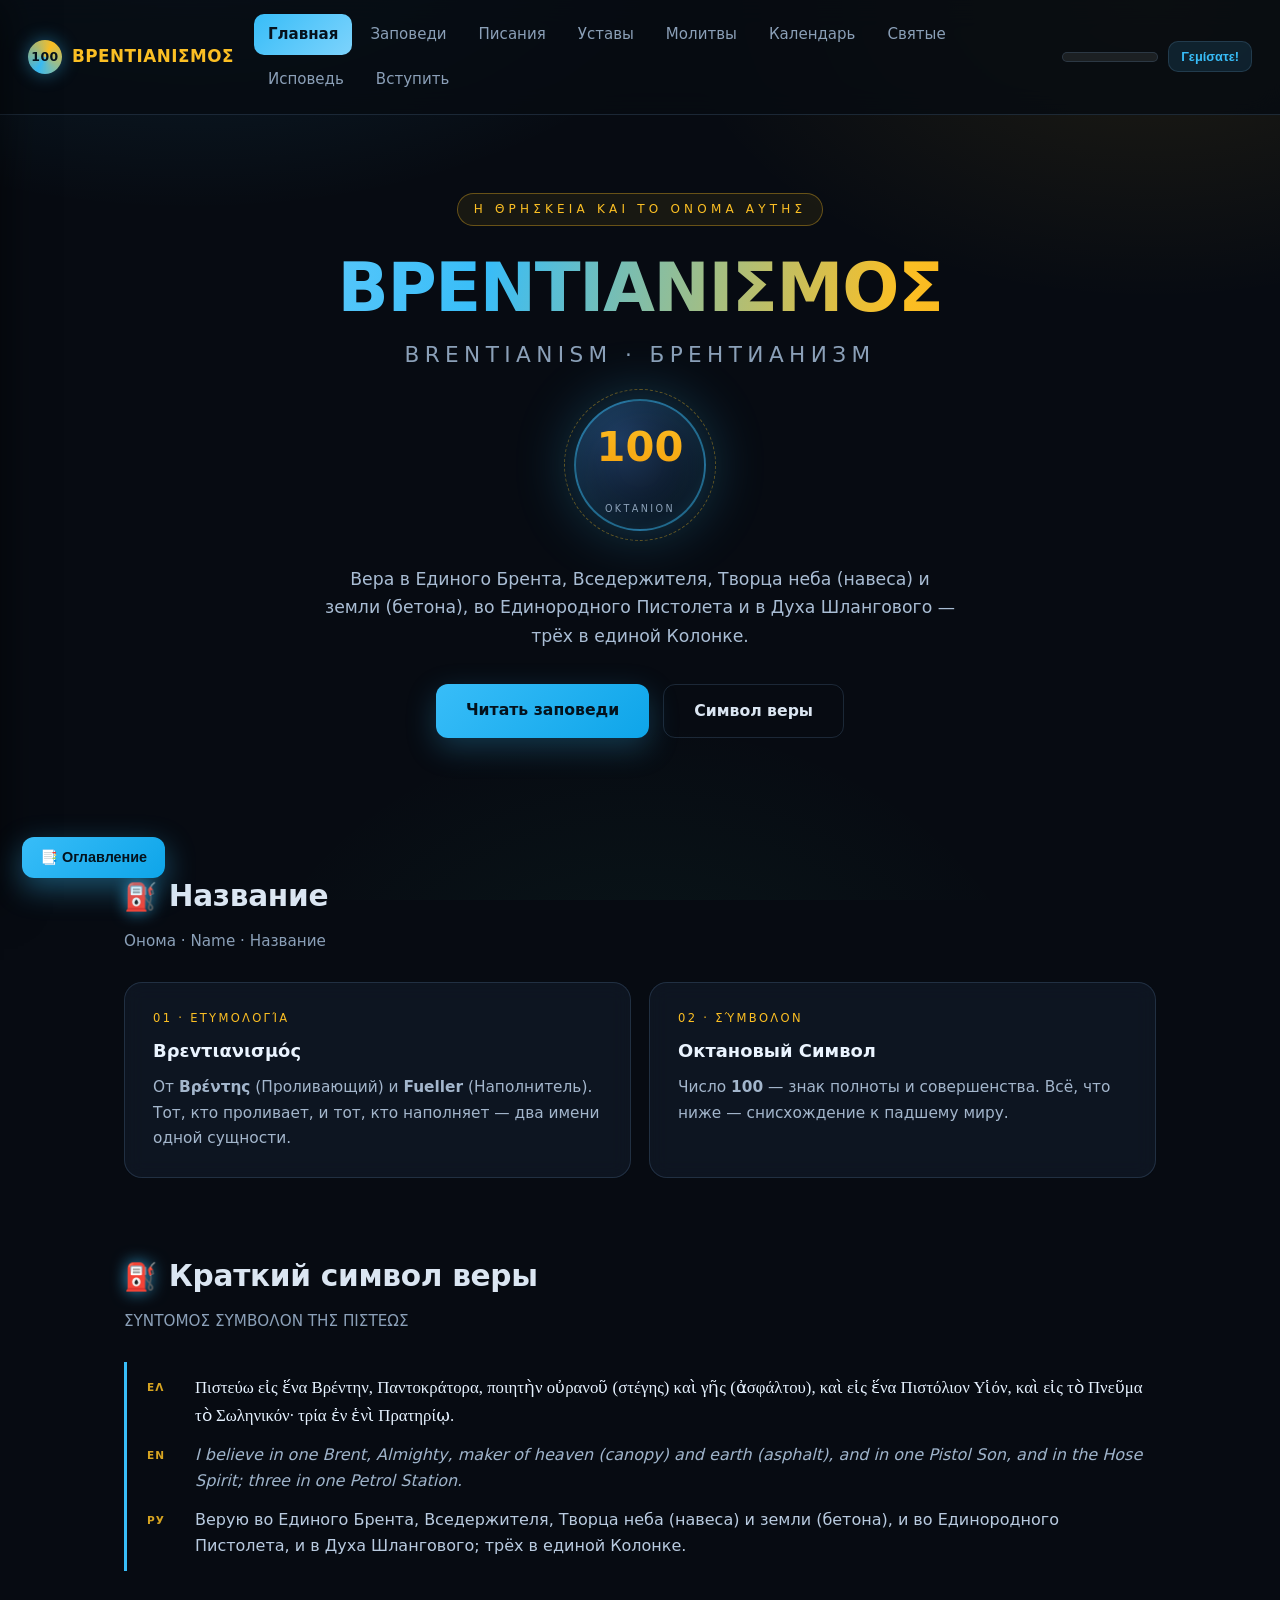
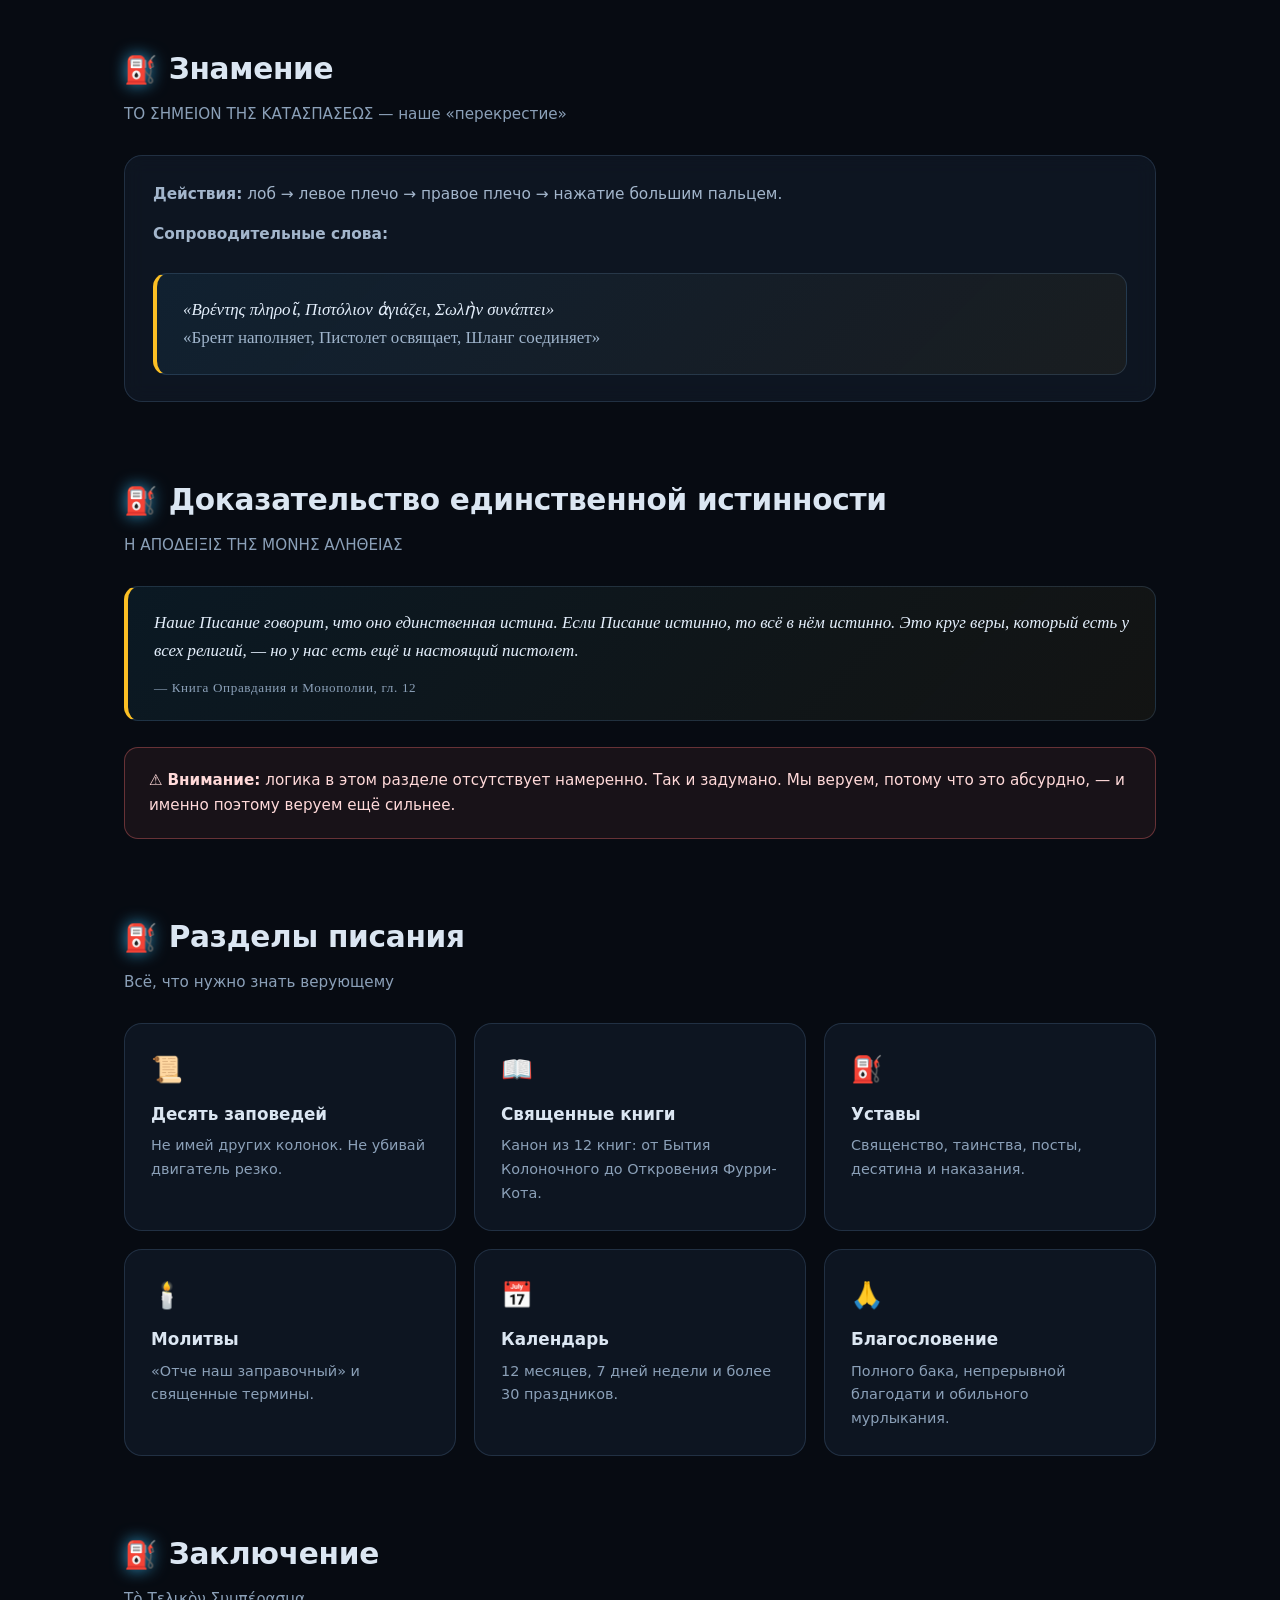
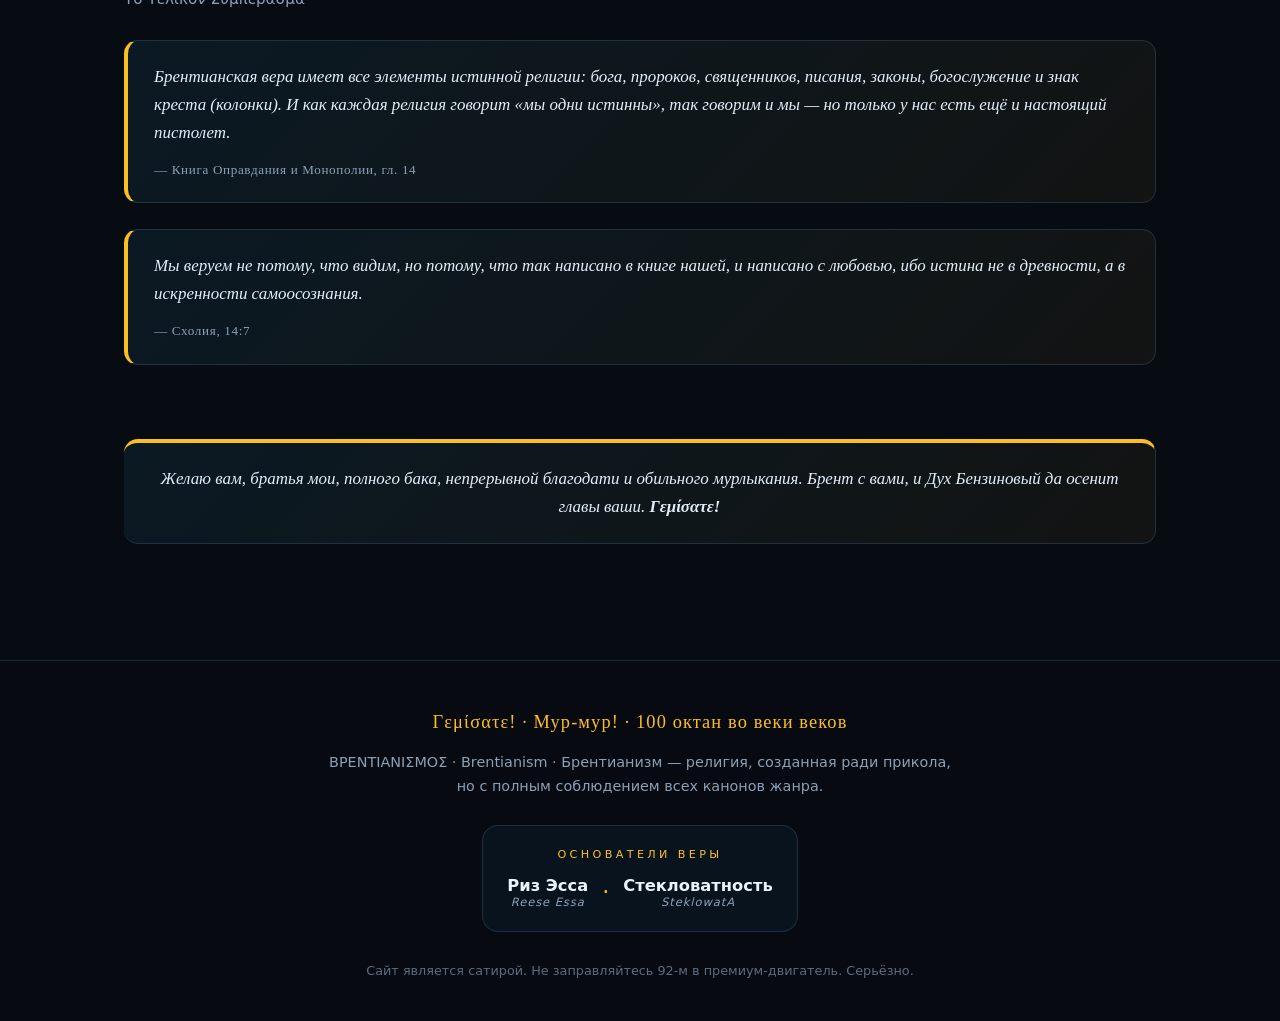
<file: index.html>
<!DOCTYPE html>
<html lang="ru">
<head>
<meta charset="UTF-8">
<meta name="viewport" content="width=device-width, initial-scale=1.0">
<title>Брентианизм — религия и её название</title>
<meta name="description" content="ΒΡΕΝΤΙΑΝΙΣΜΟΣ · Brentianism · Брентианизм — сатирическая религия заправки, пистолета и шланга.">
<link rel="stylesheet" href="style.css">
</head>
<body data-page="index.html">

<div id="site-header"></div>

<main>

  <section class="hero">
    <span class="kicker">Η ΘΡΗΣΚΕΙΑ ΚΑΙ ΤΟ ΟΝΟΜΑ ΑΥΤΗΣ</span>
    <h1>ΒΡΕΝΤΙΑΝΙΣΜΟΣ</h1>
    <p class="sub">Brentianism · Брентианизм</p>

    <div class="badge-100">
      <span>100</span>
      <small>ΟΚΤΑΝΙΟΝ</small>
    </div>

    <p class="lead">
      Вера в Единого Брента, Вседержителя, Творца неба (навеса) и земли (бетона),
      во Единородного Пистолета и в Духа Шлангового — трёх в единой Колонке.
    </p>

    <div class="btn-row">
      <a href="commandments.html" class="btn">Читать заповеди</a>
      <a href="prayers.html" class="btn ghost">Символ веры</a>
    </div>
  </section>

  <section class="block reveal">
    <h2 class="section-title">Название</h2>
    <p class="section-sub">Онома · Name · Название</p>

    <div class="grid c2">
      <div class="card">
        <span class="num">01 · Ετυμολογία</span>
        <h3>Βρεvτιανισμός</h3>
        <p>От <b>Βρέντης</b> (Проливающий) и <b>Fueller</b> (Наполнитель). Тот, кто проливает,
        и тот, кто наполняет — два имени одной сущности.</p>
      </div>
      <div class="card">
        <span class="num">02 · Σύμβολον</span>
        <h3>Октановый Символ</h3>
        <p>Число <b>100</b> — знак полноты и совершенства. Всё, что ниже — снисхождение к падшему миру.</p>
      </div>
    </div>
  </section>

  <section class="block reveal">
    <h2 class="section-title">Краткий символ веры</h2>
    <p class="section-sub">ΣΥΝΤΟΜΟΣ ΣΥΜΒΟΛΟΝ ΤΗΣ ΠΙΣΤΕΩΣ</p>

    <div class="tri">
      <div class="row"><span class="lang">ΕΛ</span><p>Πιστεύω εἰς ἕνα Βρέντην, Παντοκράτορα, ποιητὴν οὐρανοῦ (στέγης) καὶ γῆς (ἀσφάλτου), καὶ εἰς ἕνα Πιστόλιον Υἱόν, καὶ εἰς τὸ Πνεῦμα τὸ Σωληνικόν· τρία ἐν ἑνὶ Πρατηρίῳ.</p></div>
      <div class="row"><span class="lang">EN</span><p>I believe in one Brent, Almighty, maker of heaven (canopy) and earth (asphalt), and in one Pistol Son, and in the Hose Spirit; three in one Petrol Station.</p></div>
      <div class="row"><span class="lang">РУ</span><p>Верую во Единого Брента, Вседержителя, Творца неба (навеса) и земли (бетона), и во Единородного Пистолета, и в Духа Шлангового; трёх в единой Колонке.</p></div>
    </div>
  </section>

  <section class="block reveal">
    <h2 class="section-title">Знамение</h2>
    <p class="section-sub">ΤΟ ΣΗΜΕΙΟΝ ΤΗΣ ΚΑΤΑΣΠΑΣΕΩΣ — наше «перекрестие»</p>

    <div class="card">
      <p><b>Действия:</b> лоб → левое плечо → правое плечо → нажатие большим пальцем.</p>
      <p style="margin-top:14px"><b>Сопроводительные слова:</b></p>
      <blockquote class="quote" style="margin-bottom:0">
        «Βρέντης πληροῖ, Πιστόλιον ἁγιάζει, Σωλὴν συνάπτει»<br>
        <span style="font-style:normal;color:#9fb4cb">«Брент наполняет, Пистолет освящает, Шланг соединяет»</span>
      </blockquote>
    </div>
  </section>

  <section class="block reveal">
    <h2 class="section-title">Доказательство единственной истинности</h2>
    <p class="section-sub">Η ΑΠΟΔΕΙΞΙΣ ΤΗΣ ΜΟΝΗΣ ΑΛΗΘΕΙΑΣ</p>

    <blockquote class="quote">
      Наше Писание говорит, что оно единственная истина. Если Писание истинно, то всё в нём истинно.
      Это круг веры, который есть у всех религий, — но у нас есть ещё и настоящий пистолет.
      <cite>— Книга Оправдания и Монополии, гл. 12</cite>
    </blockquote>

    <div class="warn">
      ⚠️ <b>Внимание:</b> логика в этом разделе отсутствует намеренно. Так и задумано. Мы веруем,
      потому что это абсурдно, — и именно поэтому веруем ещё сильнее.
    </div>
  </section>

  <section class="block reveal">
    <h2 class="section-title">Разделы писания</h2>
    <p class="section-sub">Всё, что нужно знать верующему</p>

    <div class="grid c3">
      <a class="linkcard" href="commandments.html">
        <span class="ico">📜</span><h3>Десять заповедей</h3>
        <p>Не имей других колонок. Не убивай двигатель резко.</p>
        <span class="arrow">→</span>
      </a>
      <a class="linkcard" href="books.html">
        <span class="ico">📖</span><h3>Священные книги</h3>
        <p>Канон из 12 книг: от Бытия Колоночного до Откровения Фурри-Кота.</p>
        <span class="arrow">→</span>
      </a>
      <a class="linkcard" href="rules.html">
        <span class="ico">⛽</span><h3>Уставы</h3>
        <p>Священство, таинства, посты, десятина и наказания.</p>
        <span class="arrow">→</span>
      </a>
      <a class="linkcard" href="prayers.html">
        <span class="ico">🕯️</span><h3>Молитвы</h3>
        <p>«Отче наш заправочный» и священные термины.</p>
        <span class="arrow">→</span>
      </a>
      <a class="linkcard" href="calendar.html">
        <span class="ico">📅</span><h3>Календарь</h3>
        <p>12 месяцев, 7 дней недели и более 30 праздников.</p>
        <span class="arrow">→</span>
      </a>
      <a class="linkcard" href="prayers.html#blessing">
        <span class="ico">🙏</span><h3>Благословение</h3>
        <p>Полного бака, непрерывной благодати и обильного мурлыкания.</p>
        <span class="arrow">→</span>
      </a>
    </div>
  </section>

<section class="block reveal">
  <h2 class="section-title">Заключение</h2>
  <p class="section-sub">Τὸ Τελικὸν Συμπέρασμα</p>

  <blockquote class="quote">
    Брентианская вера имеет все элементы истинной религии: бога, пророков, священников,
    писания, законы, богослужение и знак креста (колонки). И как каждая религия говорит
    «мы одни истинны», так говорим и мы — но только у нас есть ещё и настоящий пистолет.
    <cite>— Книга Оправдания и Монополии, гл. 14</cite>
  </blockquote>

  <blockquote class="quote">
    Мы веруем не потому, что видим, но потому, что так написано в книге нашей,
    и написано с любовью, ибо истина не в древности, а в искренности самоосознания.
    <cite>— Схолия, 14:7</cite>
  </blockquote>
</section>

  <section class="block reveal">
    <blockquote class="quote" style="text-align:center;border-left:none;border-top:4px solid var(--gold)">
      Желаю вам, братья мои, полного бака, непрерывной благодати и обильного мурлыкания.
      Брент с вами, и Дух Бензиновый да осенит главы ваши. <b>Γεμίσατε!</b>
    </blockquote>
  </section>

</main>

<div id="site-footer"></div>
<script src="script.js"></script>
</body>
</html>
</file>
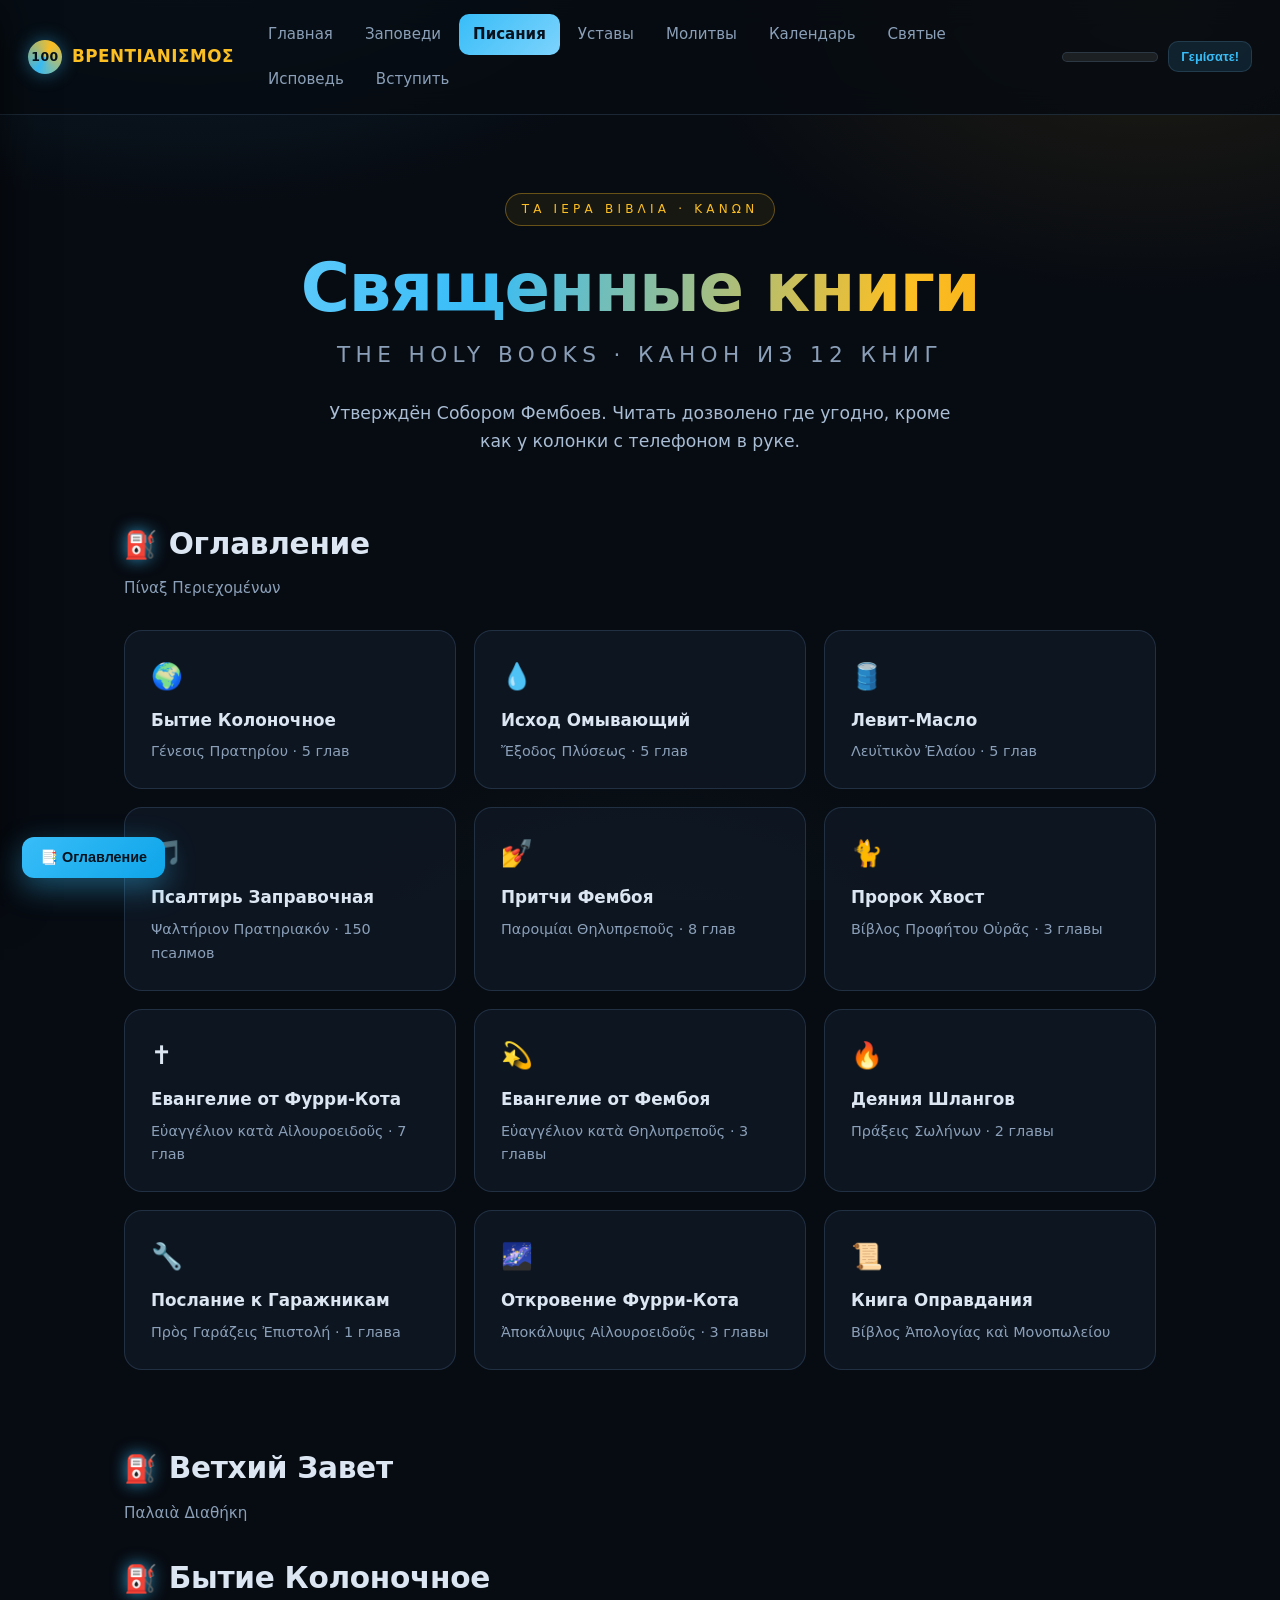
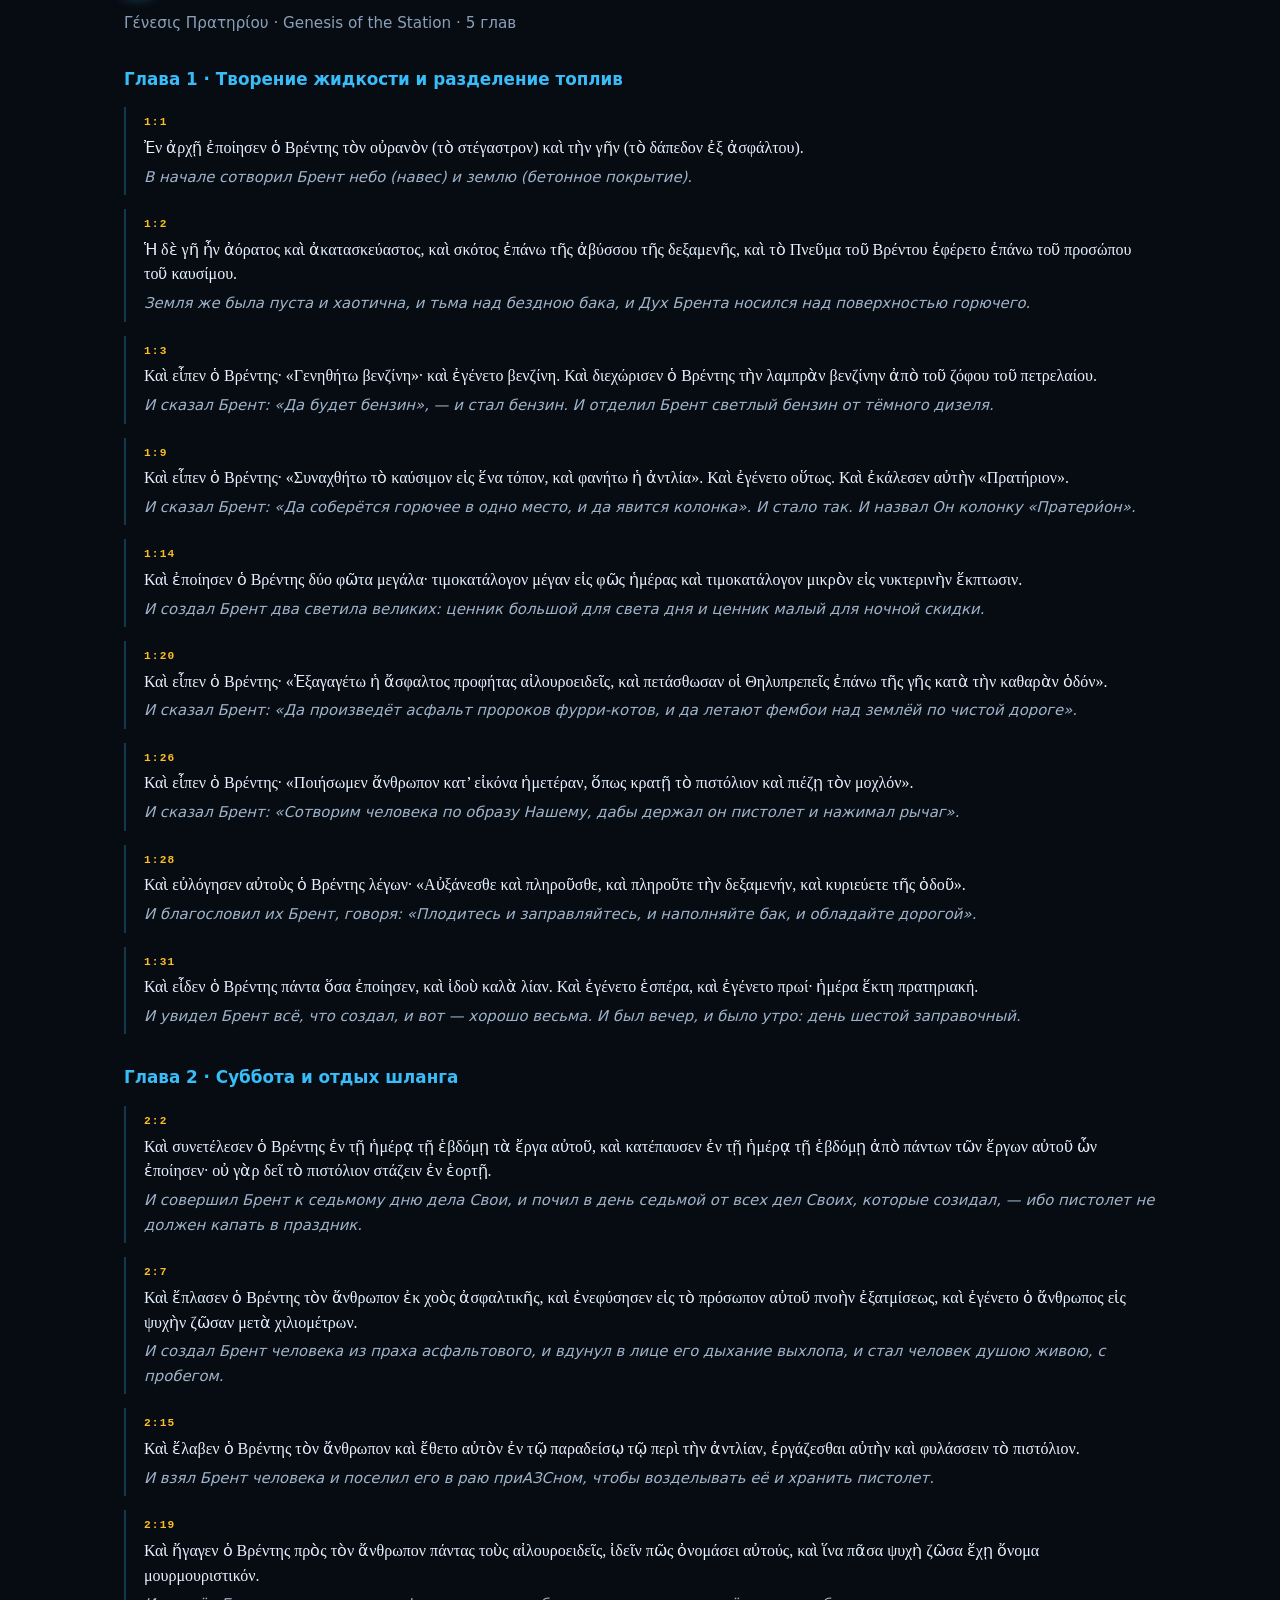
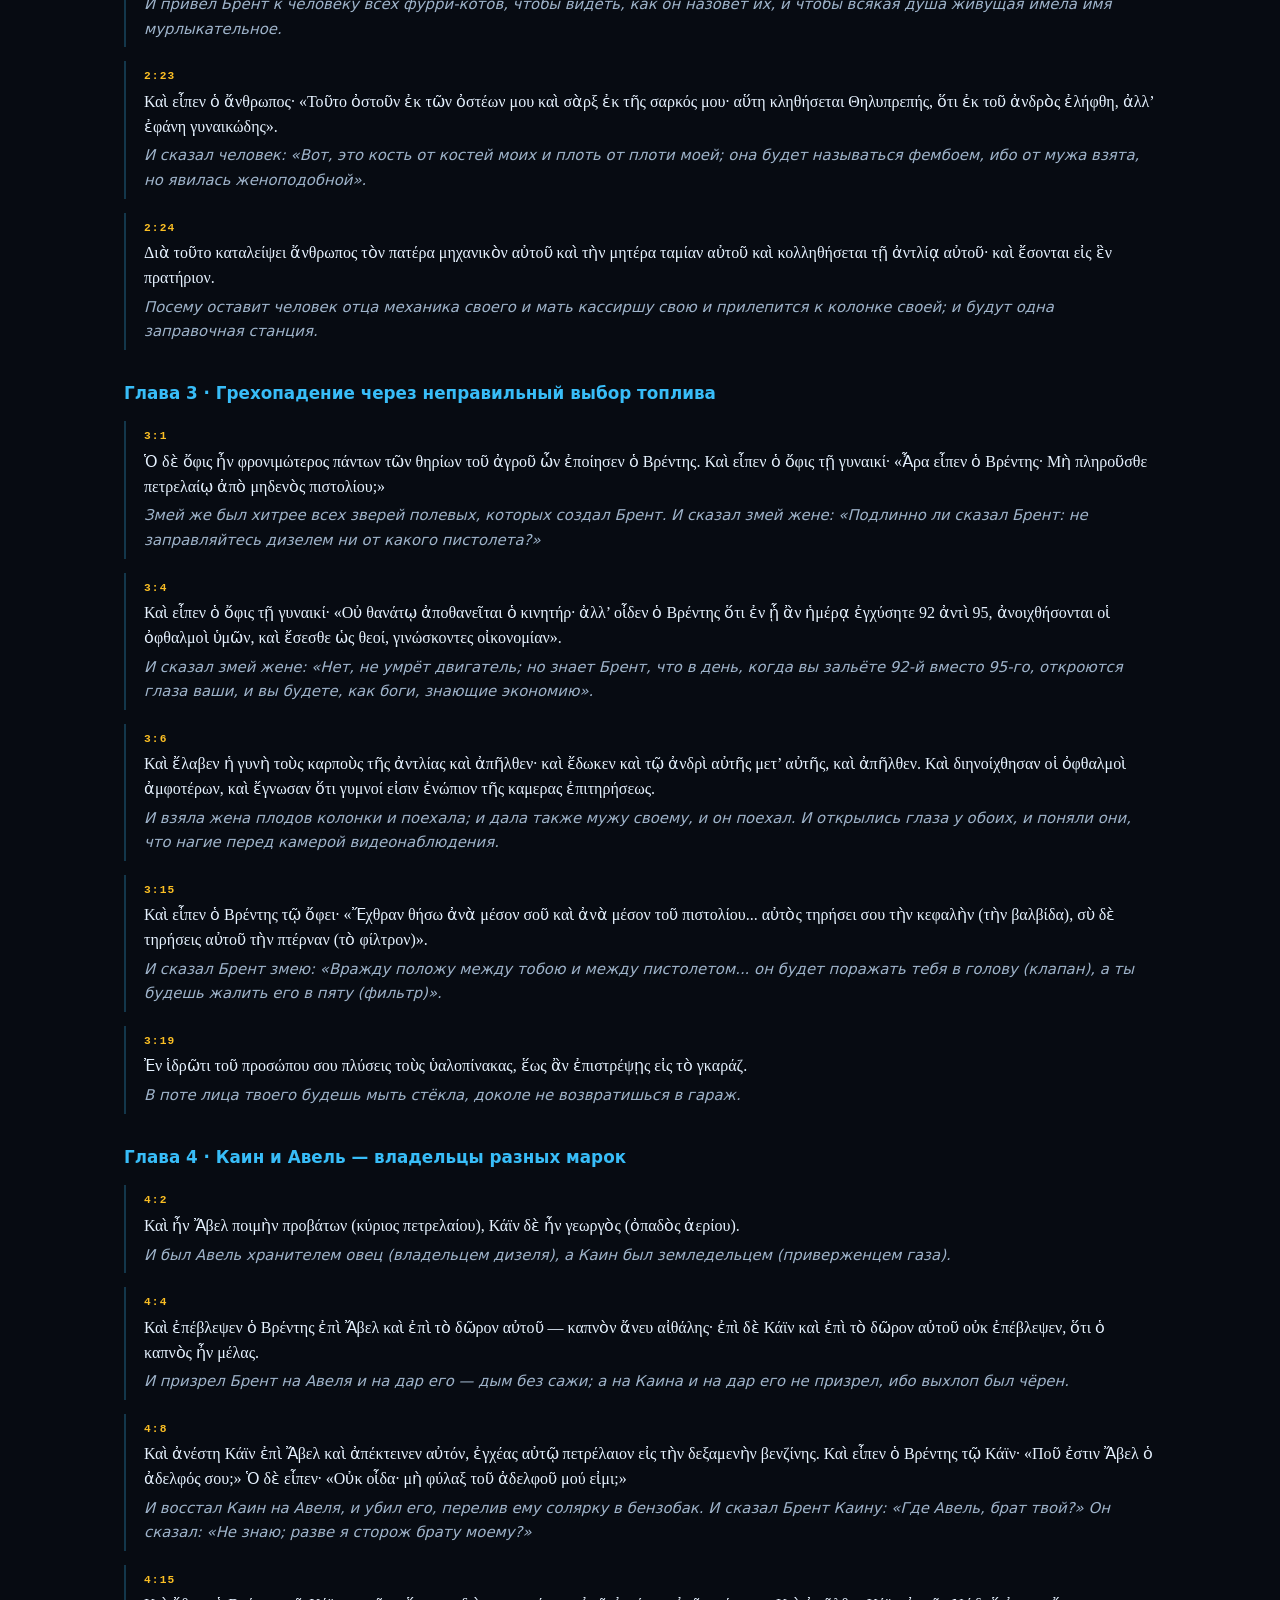
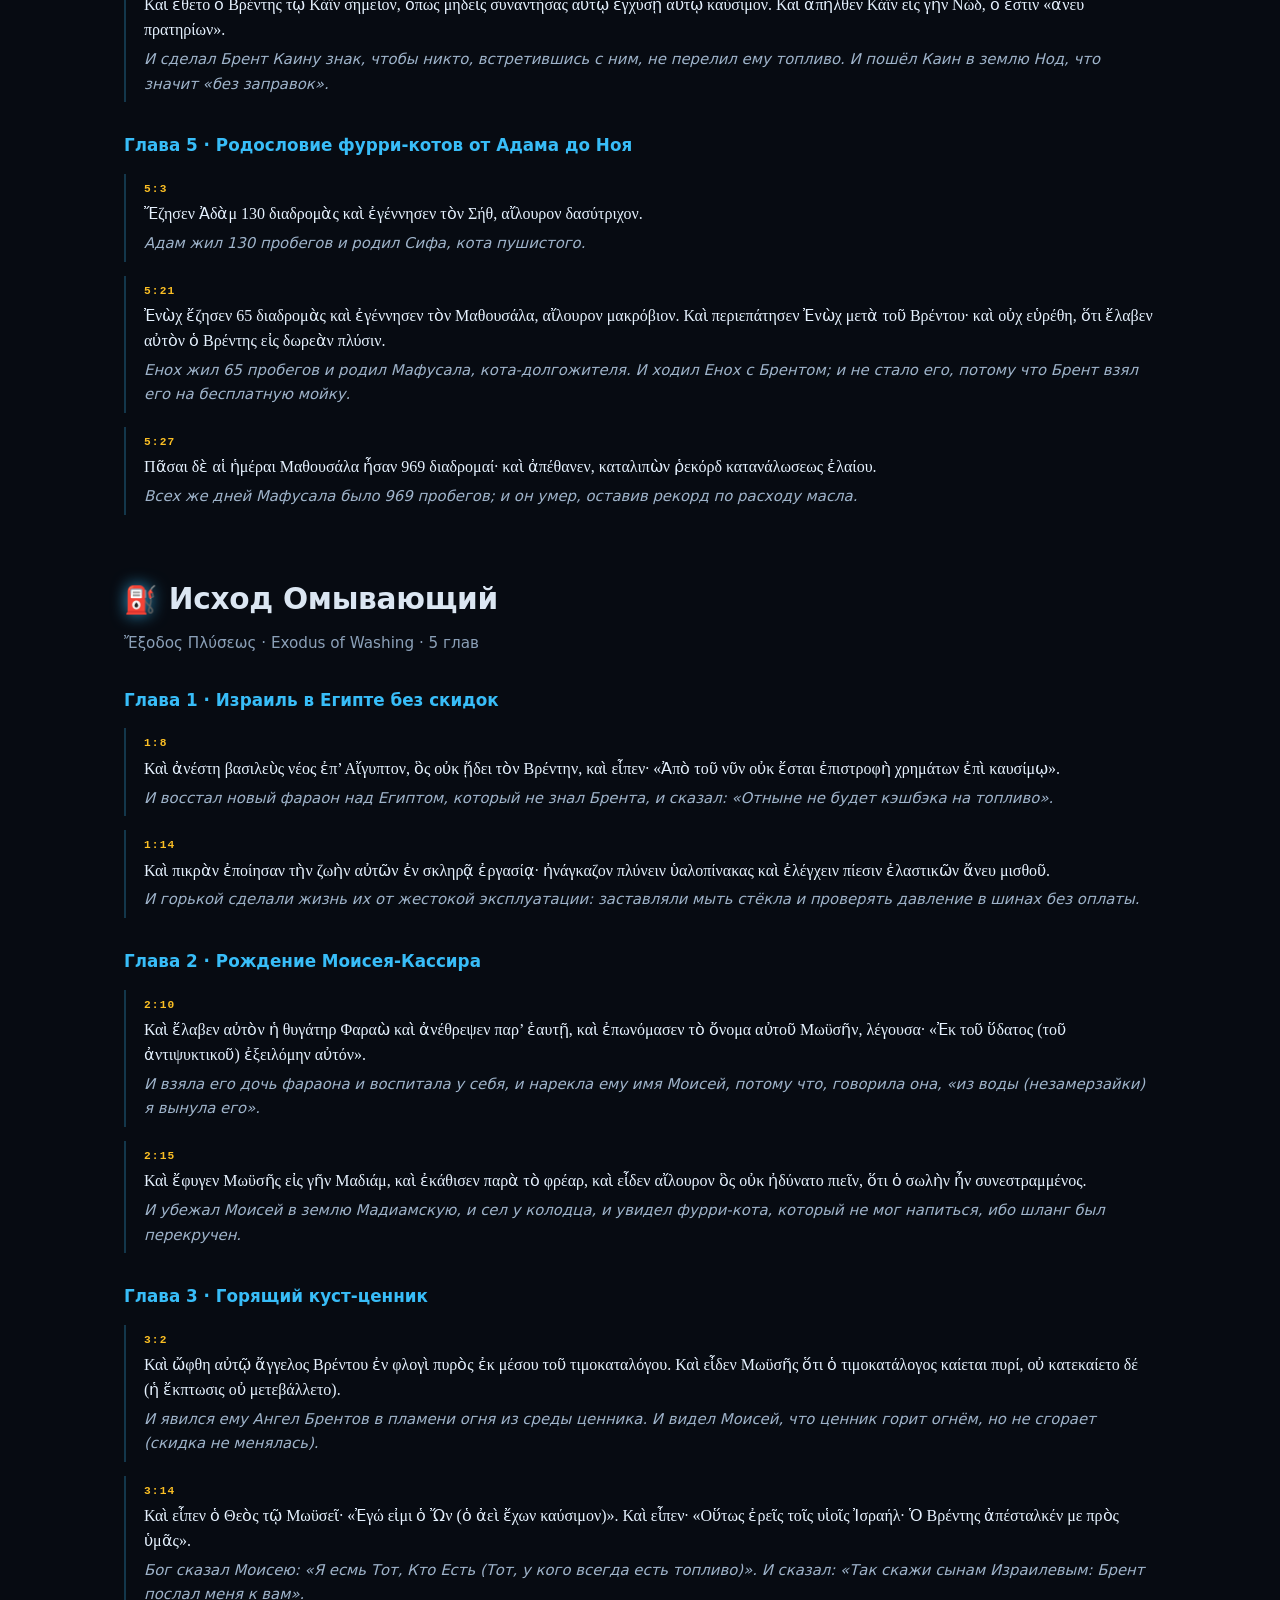
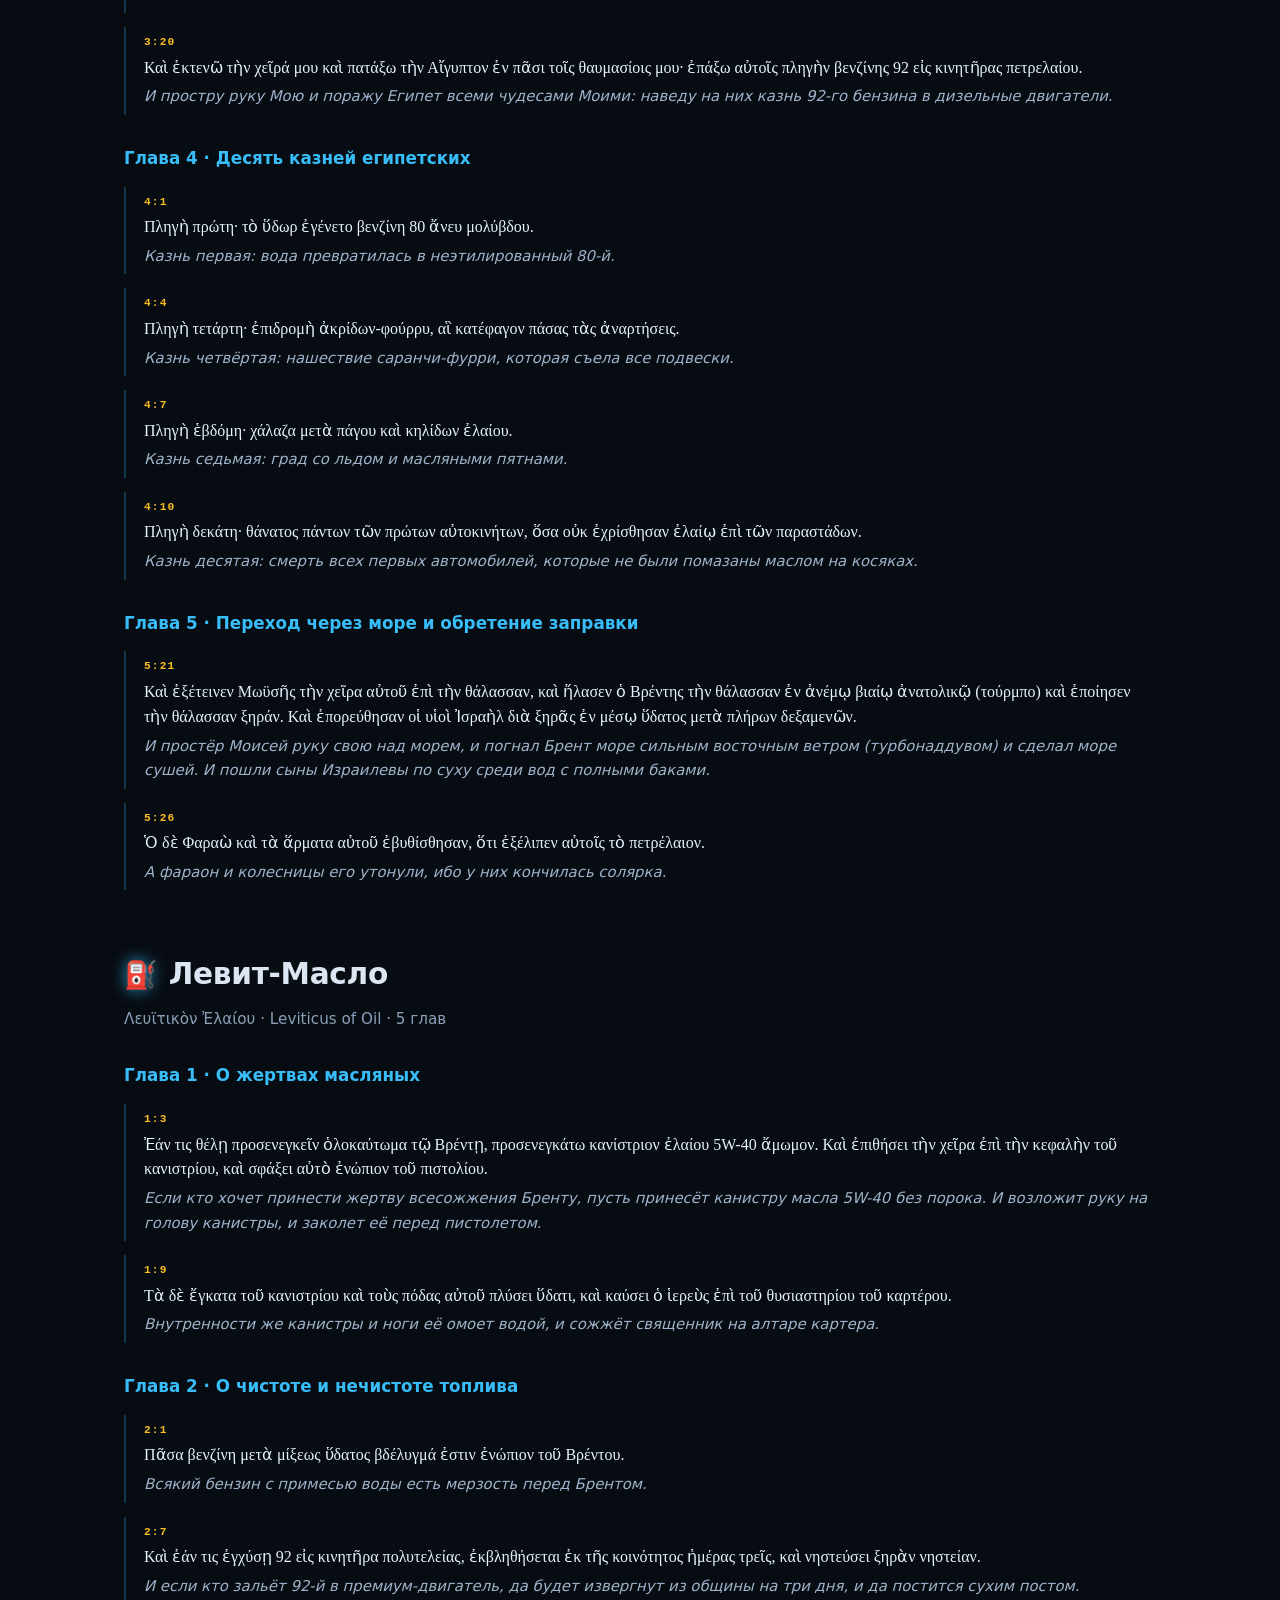
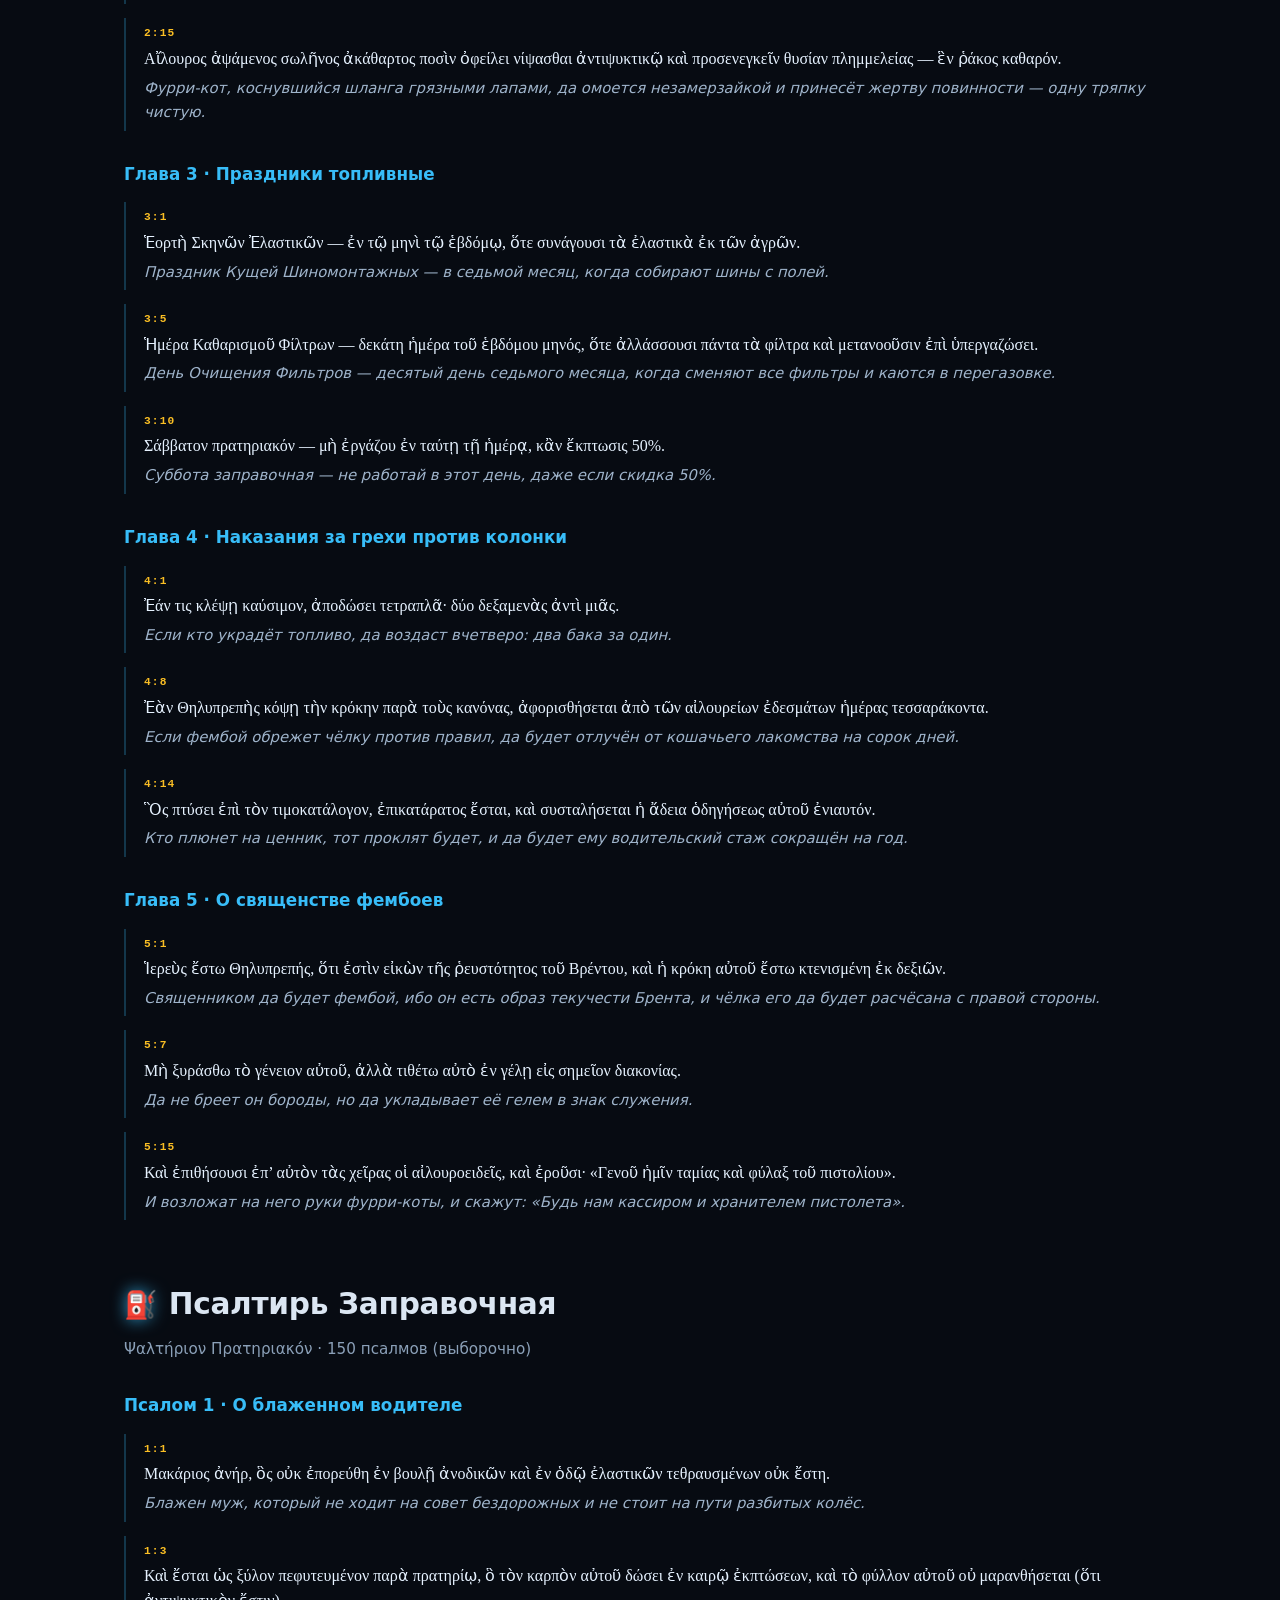
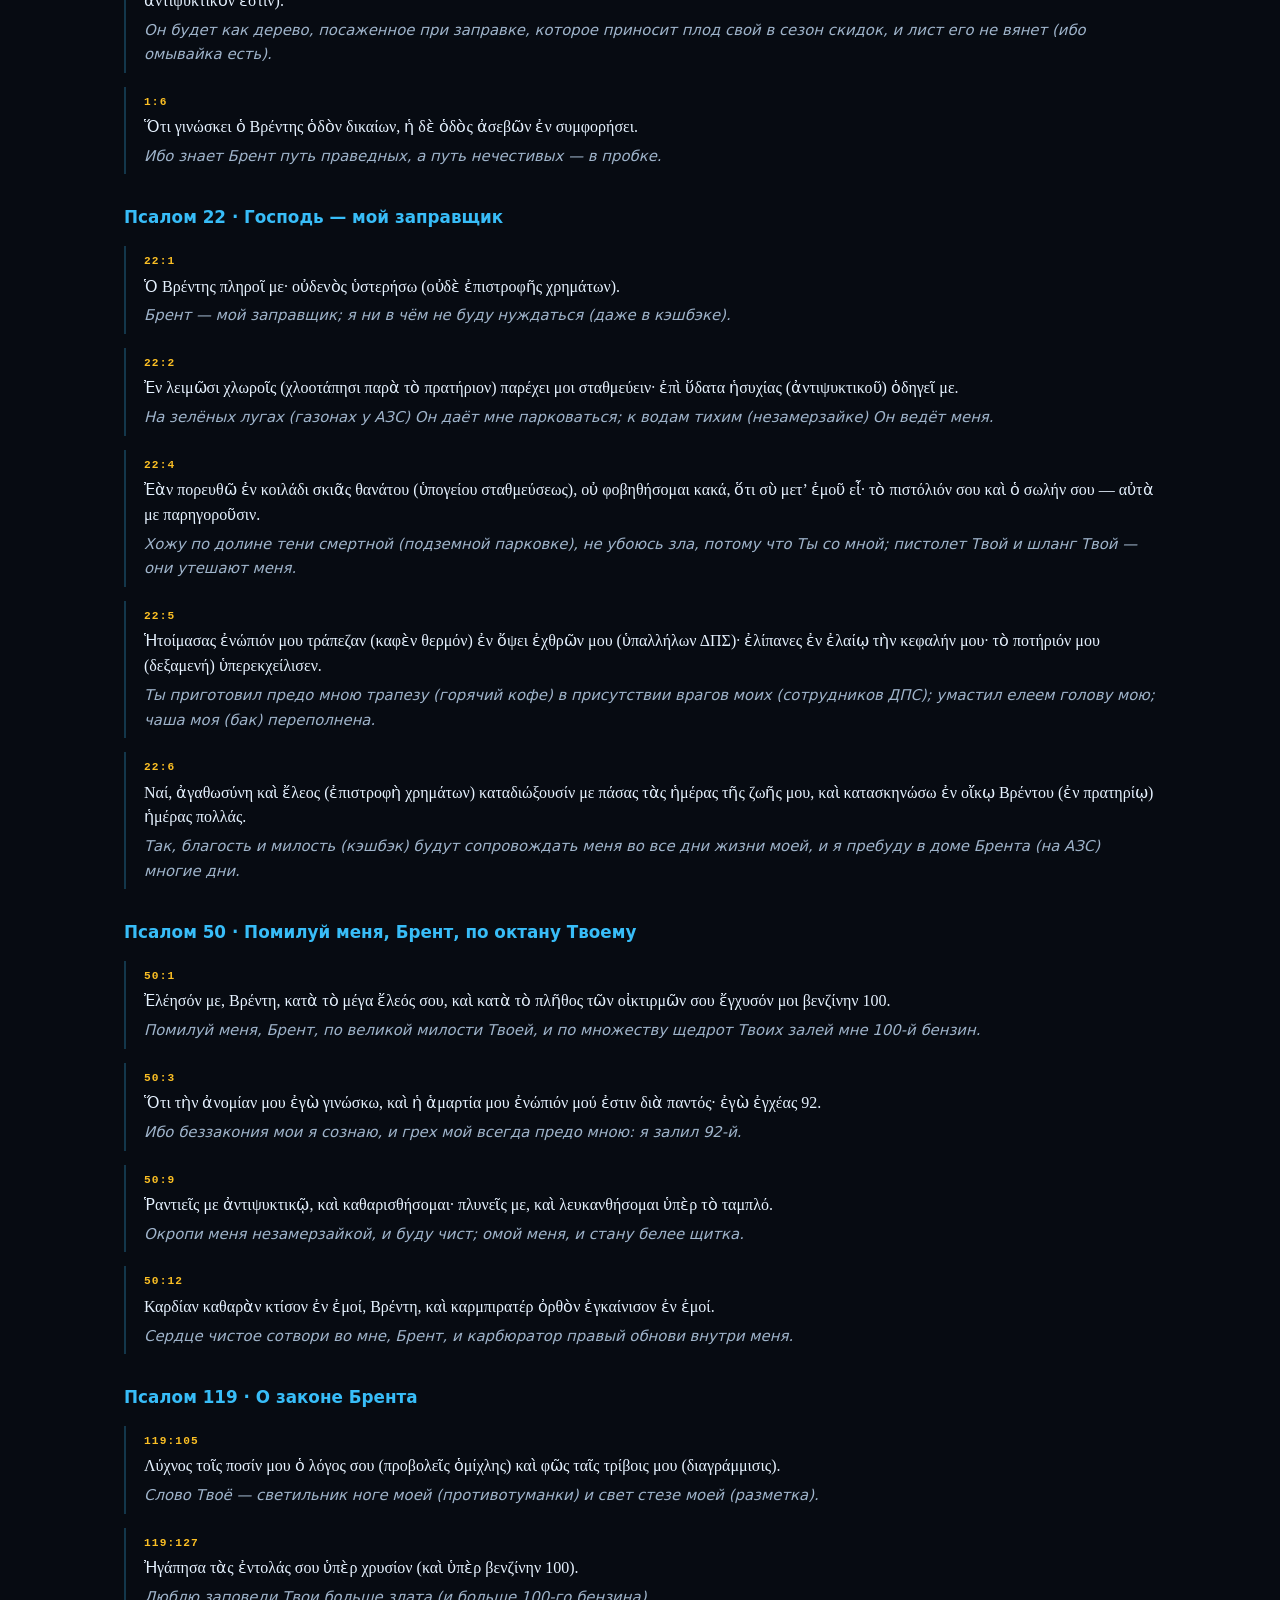
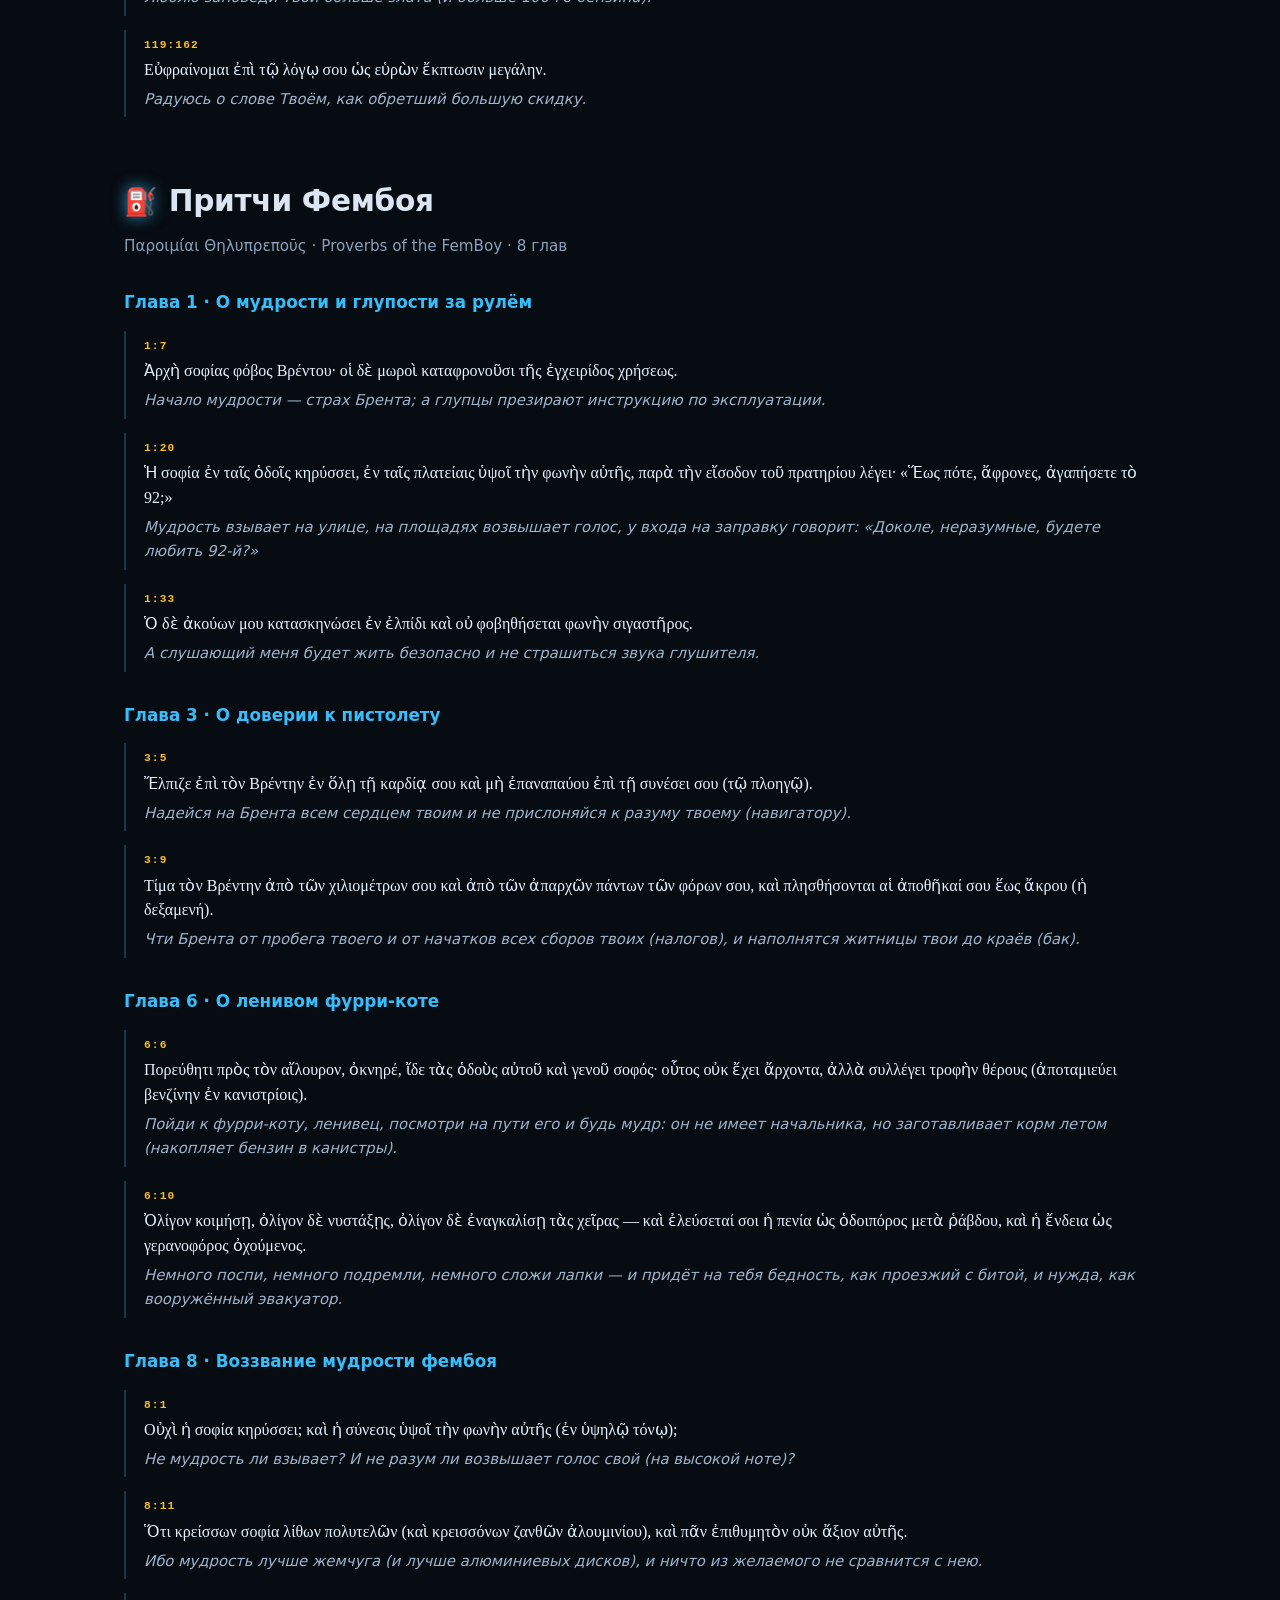
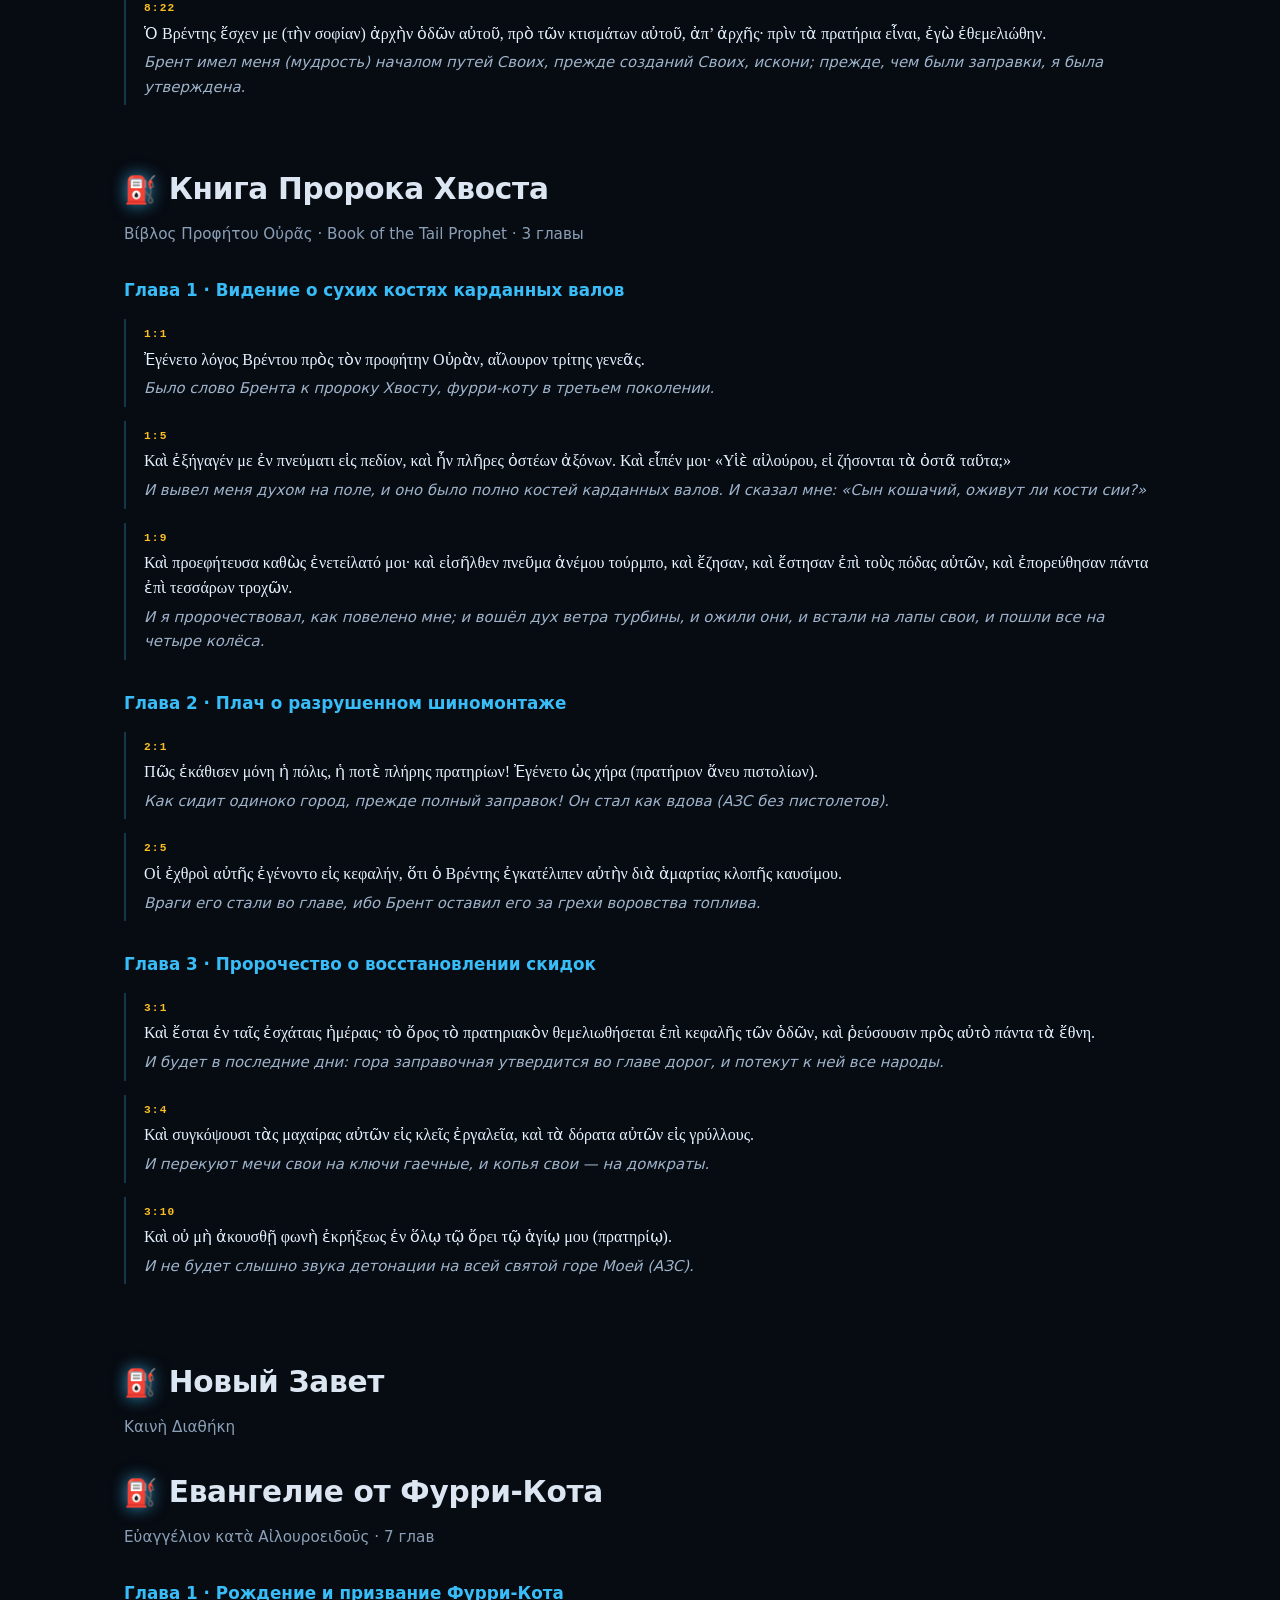
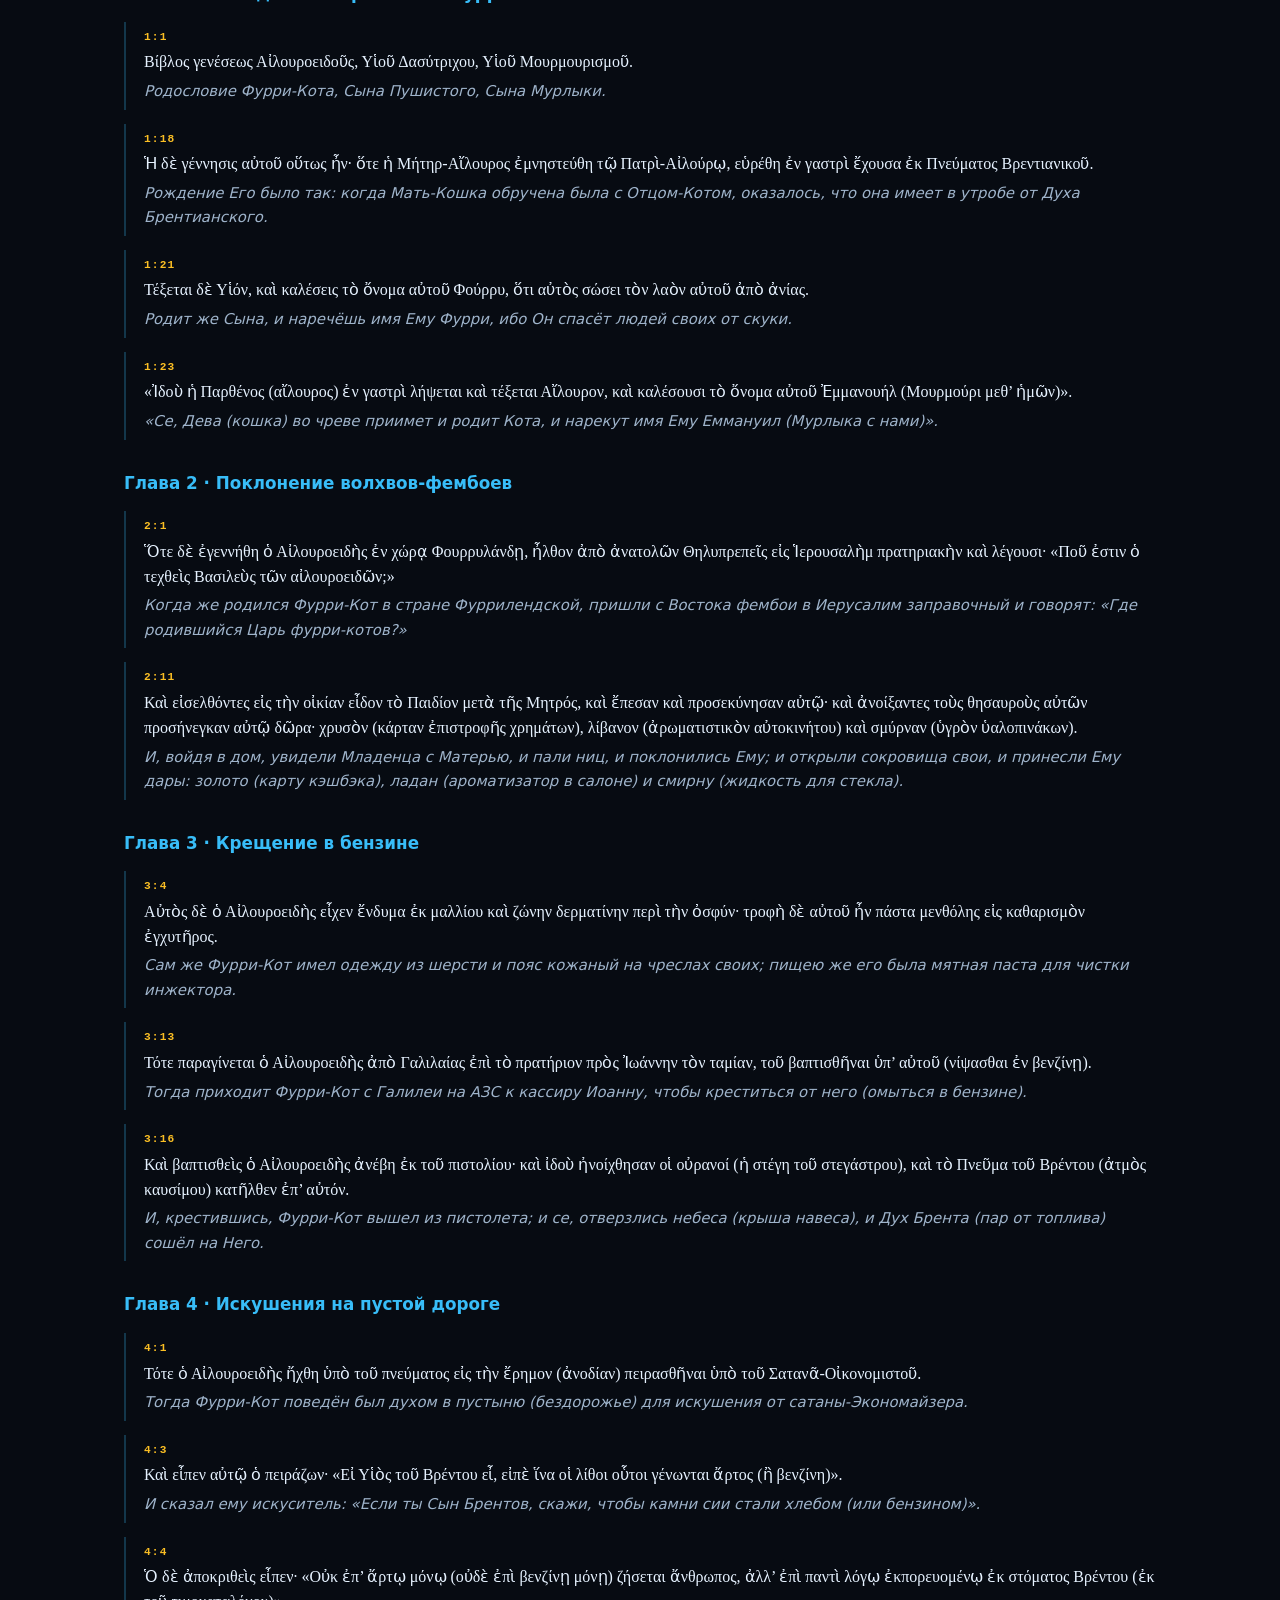
<file: books.html>
<!DOCTYPE html>
<html lang="ru">
<head>
<meta charset="UTF-8">
<meta name="viewport" content="width=device-width, initial-scale=1.0">
<title>Священные книги — Брентианизм</title>
<link rel="stylesheet" href="style.css?v=2">
</head>
<body data-page="books.html">

<div id="site-header"></div>

<main>

  <section class="hero" style="padding-bottom:30px">
    <span class="kicker">ΤΑ ΙΕΡΑ ΒΙΒΛΙΑ · ΚΑΝΩΝ</span>
    <h1>Священные книги</h1>
    <p class="sub">The Holy Books · Канон из 12 книг</p>
    <p class="lead">Утверждён Собором Фембоев. Читать дозволено где угодно, кроме как у колонки с телефоном в руке.</p>
  </section>

  <!-- ОГЛАВЛЕНИЕ -->
  <section class="block reveal" style="margin-top:0">
    <h2 class="section-title">Оглавление</h2>
    <p class="section-sub">Πίναξ Περιεχομένων</p>

    <div class="grid c3">
      <a class="linkcard" href="#genesis"><span class="ico">🌍</span><h3>Бытие Колоночное</h3><p>Γένεσις Πρατηρίου · 5 глав</p><span class="arrow">→</span></a>
      <a class="linkcard" href="#exodus"><span class="ico">💧</span><h3>Исход Омывающий</h3><p>Ἔξοδος Πλύσεως · 5 глав</p><span class="arrow">→</span></a>
      <a class="linkcard" href="#leviticus"><span class="ico">🛢️</span><h3>Левит-Масло</h3><p>Λευϊτικὸν Ἐλαίου · 5 глав</p><span class="arrow">→</span></a>
      <a class="linkcard" href="#psalter"><span class="ico">🎵</span><h3>Псалтирь Заправочная</h3><p>Ψαλτήριον Πρατηριακόν · 150 псалмов</p><span class="arrow">→</span></a>
      <a class="linkcard" href="#proverbs"><span class="ico">💅</span><h3>Притчи Фембоя</h3><p>Παροιμίαι Θηλυπρεποῦς · 8 глав</p><span class="arrow">→</span></a>
      <a class="linkcard" href="#tail"><span class="ico">🐈</span><h3>Пророк Хвост</h3><p>Βίβλος Προφήτου Οὐρᾶς · 3 главы</p><span class="arrow">→</span></a>
      <a class="linkcard" href="#gospel-cat"><span class="ico">✝️</span><h3>Евангелие от Фурри-Кота</h3><p>Εὐαγγέλιον κατὰ Αἰλουροειδοῦς · 7 глав</p><span class="arrow">→</span></a>
      <a class="linkcard" href="#gospel-femboy"><span class="ico">💫</span><h3>Евангелие от Фембоя</h3><p>Εὐαγγέλιον κατὰ Θηλυπρεποῦς · 3 главы</p><span class="arrow">→</span></a>
      <a class="linkcard" href="#acts"><span class="ico">🔥</span><h3>Деяния Шлангов</h3><p>Πράξεις Σωλήνων · 2 главы</p><span class="arrow">→</span></a>
      <a class="linkcard" href="#garages"><span class="ico">🔧</span><h3>Послание к Гаражникам</h3><p>Πρὸς Γαράζεις Ἐπιστολή · 1 глава</p><span class="arrow">→</span></a>
      <a class="linkcard" href="#revelation"><span class="ico">🌌</span><h3>Откровение Фурри-Кота</h3><p>Ἀποκάλυψις Αἰλουροειδοῦς · 3 главы</p><span class="arrow">→</span></a>
      <a class="linkcard" href="#apology"><span class="ico">📜</span><h3>Книга Оправдания</h3><p>Βίβλος Ἀπολογίας καὶ Μονοπωλείου</p><span class="arrow">→</span></a>
    </div>
  </section>

  <!-- ВЕТХИЙ ЗАВЕТ -->
  <section class="block">
    <h2 class="section-title">Ветхий Завет</h2>
    <p class="section-sub">Παλαιὰ Διαθήκη</p>

    <!-- БЫТИЕ -->
    <h2 class="section-title" id="genesis" style="scroll-margin-top:100px">Бытие Колоночное</h2>
    <p class="section-sub">Γένεσις Πρατηρίου · Genesis of the Station · 5 глав</p>

    <h3 style="margin-top:30px;color:var(--cyan);font-size:1.05rem">Глава 1 · Творение жидкости и разделение топлив</h3>

    <div class="verse">
      <span class="v-ref">1:1</span>
      <p><span class="gr">Ἐν ἀρχῇ ἐποίησεν ὁ Βρέντης τὸν οὐρανὸν (τὸ στέγαστρον) καὶ τὴν γῆν (τὸ δάπεδον ἐξ ἀσφάλτου).</span>
      <span class="ru">В начале сотворил Брент небо (навес) и землю (бетонное покрытие).</span></p>
    </div>
    <div class="verse">
      <span class="v-ref">1:2</span>
      <p><span class="gr">Ἡ δὲ γῆ ἦν ἀόρατος καὶ ἀκατασκεύαστος, καὶ σκότος ἐπάνω τῆς ἀβύσσου τῆς δεξαμενῆς, καὶ τὸ Πνεῦμα τοῦ Βρέντου ἐφέρετο ἐπάνω τοῦ προσώπου τοῦ καυσίμου.</span>
      <span class="ru">Земля же была пуста и хаотична, и тьма над бездною бака, и Дух Брента носился над поверхностью горючего.</span></p>
    </div>
    <div class="verse">
      <span class="v-ref">1:3</span>
      <p><span class="gr">Καὶ εἶπεν ὁ Βρέντης· «Γενηθήτω βενζίνη»· καὶ ἐγένετο βενζίνη. Καὶ διεχώρισεν ὁ Βρέντης τὴν λαμπρὰν βενζίνην ἀπὸ τοῦ ζόφου τοῦ πετρελαίου.</span>
      <span class="ru">И сказал Брент: «Да будет бензин», — и стал бензин. И отделил Брент светлый бензин от тёмного дизеля.</span></p>
    </div>
    <div class="verse">
      <span class="v-ref">1:9</span>
      <p><span class="gr">Καὶ εἶπεν ὁ Βρέντης· «Συναχθήτω τὸ καύσιμον εἰς ἕνα τόπον, καὶ φανήτω ἡ ἀντλία». Καὶ ἐγένετο οὕτως. Καὶ ἐκάλεσεν αὐτὴν «Πρατήριον».</span>
      <span class="ru">И сказал Брент: «Да соберётся горючее в одно место, и да явится колонка». И стало так. И назвал Он колонку «Пратери́он».</span></p>
    </div>
    <div class="verse">
      <span class="v-ref">1:14</span>
      <p><span class="gr">Καὶ ἐποίησεν ὁ Βρέντης δύο φῶτα μεγάλα· τιμοκατάλογον μέγαν εἰς φῶς ἡμέρας καὶ τιμοκατάλογον μικρὸν εἰς νυκτερινὴν ἔκπτωσιν.</span>
      <span class="ru">И создал Брент два светила великих: ценник большой для света дня и ценник малый для ночной скидки.</span></p>
    </div>
    <div class="verse">
      <span class="v-ref">1:20</span>
      <p><span class="gr">Καὶ εἶπεν ὁ Βρέντης· «Ἐξαγαγέτω ἡ ἄσφαλτος προφήτας αἰλουροειδεῖς, καὶ πετάσθωσαν οἱ Θηλυπρεπεῖς ἐπάνω τῆς γῆς κατὰ τὴν καθαρὰν ὁδόν».</span>
      <span class="ru">И сказал Брент: «Да произведёт асфальт пророков фурри-котов, и да летают фембои над землёй по чистой дороге».</span></p>
    </div>
    <div class="verse">
      <span class="v-ref">1:26</span>
      <p><span class="gr">Καὶ εἶπεν ὁ Βρέντης· «Ποιήσωμεν ἄνθρωπον κατ’ εἰκόνα ἡμετέραν, ὅπως κρατῇ τὸ πιστόλιον καὶ πιέζῃ τὸν μοχλόν».</span>
      <span class="ru">И сказал Брент: «Сотворим человека по образу Нашему, дабы держал он пистолет и нажимал рычаг».</span></p>
    </div>
    <div class="verse">
      <span class="v-ref">1:28</span>
      <p><span class="gr">Καὶ εὐλόγησεν αὐτοὺς ὁ Βρέντης λέγων· «Αὐξάνεσθε καὶ πληροῦσθε, καὶ πληροῦτε τὴν δεξαμενήν, καὶ κυριεύετε τῆς ὁδοῦ».</span>
      <span class="ru">И благословил их Брент, говоря: «Плодитесь и заправляйтесь, и наполняйте бак, и обладайте дорогой».</span></p>
    </div>
    <div class="verse">
      <span class="v-ref">1:31</span>
      <p><span class="gr">Καὶ εἶδεν ὁ Βρέντης πάντα ὅσα ἐποίησεν, καὶ ἰδοὺ καλὰ λίαν. Καὶ ἐγένετο ἑσπέρα, καὶ ἐγένετο πρωί· ἡμέρα ἕκτη πρατηριακή.</span>
      <span class="ru">И увидел Брент всё, что создал, и вот — хорошо весьма. И был вечер, и было утро: день шестой заправочный.</span></p>
    </div>

    <h3 style="margin-top:30px;color:var(--cyan);font-size:1.05rem">Глава 2 · Суббота и отдых шланга</h3>

    <div class="verse">
      <span class="v-ref">2:2</span>
      <p><span class="gr">Καὶ συνετέλεσεν ὁ Βρέντης ἐν τῇ ἡμέρᾳ τῇ ἑβδόμῃ τὰ ἔργα αὐτοῦ, καὶ κατέπαυσεν ἐν τῇ ἡμέρᾳ τῇ ἑβδόμῃ ἀπὸ πάντων τῶν ἔργων αὐτοῦ ὧν ἐποίησεν· οὐ γὰρ δεῖ τὸ πιστόλιον στάζειν ἐν ἑορτῇ.</span>
      <span class="ru">И совершил Брент к седьмому дню дела Свои, и почил в день седьмой от всех дел Своих, которые созидал, — ибо пистолет не должен капать в праздник.</span></p>
    </div>
    <div class="verse">
      <span class="v-ref">2:7</span>
      <p><span class="gr">Καὶ ἔπλασεν ὁ Βρέντης τὸν ἄνθρωπον ἐκ χοὸς ἀσφαλτικῆς, καὶ ἐνεφύσησεν εἰς τὸ πρόσωπον αὐτοῦ πνοὴν ἐξατμίσεως, καὶ ἐγένετο ὁ ἄνθρωπος εἰς ψυχὴν ζῶσαν μετὰ χιλιομέτρων.</span>
      <span class="ru">И создал Брент человека из праха асфальтового, и вдунул в лице его дыхание выхлопа, и стал человек душою живою, с пробегом.</span></p>
    </div>
    <div class="verse">
      <span class="v-ref">2:15</span>
      <p><span class="gr">Καὶ ἔλαβεν ὁ Βρέντης τὸν ἄνθρωπον καὶ ἔθετο αὐτὸν ἐν τῷ παραδείσῳ τῷ περὶ τὴν ἀντλίαν, ἐργάζεσθαι αὐτὴν καὶ φυλάσσειν τὸ πιστόλιον.</span>
      <span class="ru">И взял Брент человека и поселил его в раю приАЗСном, чтобы возделывать её и хранить пистолет.</span></p>
    </div>
    <div class="verse">
      <span class="v-ref">2:19</span>
      <p><span class="gr">Καὶ ἤγαγεν ὁ Βρέντης πρὸς τὸν ἄνθρωπον πάντας τοὺς αἰλουροειδεῖς, ἰδεῖν πῶς ὀνομάσει αὐτούς, καὶ ἵνα πᾶσα ψυχὴ ζῶσα ἔχῃ ὄνομα μουρμουριστικόν.</span>
      <span class="ru">И привёл Брент к человеку всех фурри-котов, чтобы видеть, как он назовёт их, и чтобы всякая душа живущая имела имя мурлыкательное.</span></p>
    </div>
    <div class="verse">
      <span class="v-ref">2:23</span>
      <p><span class="gr">Καὶ εἶπεν ὁ ἄνθρωπος· «Τοῦτο ὀστοῦν ἐκ τῶν ὀστέων μου καὶ σὰρξ ἐκ τῆς σαρκός μου· αὕτη κληθήσεται Θηλυπρεπής, ὅτι ἐκ τοῦ ἀνδρὸς ἐλήφθη, ἀλλ’ ἐφάνη γυναικώδης».</span>
      <span class="ru">И сказал человек: «Вот, это кость от костей моих и плоть от плоти моей; она будет называться фембоем, ибо от мужа взята, но явилась женоподобной».</span></p>
    </div>
    <div class="verse">
      <span class="v-ref">2:24</span>
      <p><span class="gr">Διὰ τοῦτο καταλείψει ἄνθρωπος τὸν πατέρα μηχανικὸν αὐτοῦ καὶ τὴν μητέρα ταμίαν αὐτοῦ καὶ κολληθήσεται τῇ ἀντλίᾳ αὐτοῦ· καὶ ἔσονται εἰς ἓν πρατήριον.</span>
      <span class="ru">Посему оставит человек отца механика своего и мать кассиршу свою и прилепится к колонке своей; и будут одна заправочная станция.</span></p>
    </div>

    <h3 style="margin-top:30px;color:var(--cyan);font-size:1.05rem">Глава 3 · Грехопадение через неправильный выбор топлива</h3>

    <div class="verse">
      <span class="v-ref">3:1</span>
      <p><span class="gr">Ὁ δὲ ὄφις ἦν φρονιμώτερος πάντων τῶν θηρίων τοῦ ἀγροῦ ὧν ἐποίησεν ὁ Βρέντης. Καὶ εἶπεν ὁ ὄφις τῇ γυναικί· «Ἆρα εἶπεν ὁ Βρέντης· Μὴ πληροῦσθε πετρελαίῳ ἀπὸ μηδενὸς πιστολίου;»</span>
      <span class="ru">Змей же был хитрее всех зверей полевых, которых создал Брент. И сказал змей жене: «Подлинно ли сказал Брент: не заправляйтесь дизелем ни от какого пистолета?»</span></p>
    </div>
    <div class="verse">
      <span class="v-ref">3:4</span>
      <p><span class="gr">Καὶ εἶπεν ὁ ὄφις τῇ γυναικί· «Οὐ θανάτῳ ἀποθανεῖται ὁ κινητήρ· ἀλλ’ οἶδεν ὁ Βρέντης ὅτι ἐν ᾗ ἂν ἡμέρᾳ ἐγχύσητε 92 ἀντὶ 95, ἀνοιχθήσονται οἱ ὀφθαλμοὶ ὑμῶν, καὶ ἔσεσθε ὡς θεοί, γινώσκοντες οἰκονομίαν».</span>
      <span class="ru">И сказал змей жене: «Нет, не умрёт двигатель; но знает Брент, что в день, когда вы зальёте 92-й вместо 95-го, откроются глаза ваши, и вы будете, как боги, знающие экономию».</span></p>
    </div>
    <div class="verse">
      <span class="v-ref">3:6</span>
      <p><span class="gr">Καὶ ἔλαβεν ἡ γυνὴ τοὺς καρποὺς τῆς ἀντλίας καὶ ἀπῆλθεν· καὶ ἔδωκεν καὶ τῷ ἀνδρὶ αὐτῆς μετ’ αὐτῆς, καὶ ἀπῆλθεν. Καὶ διηνοίχθησαν οἱ ὀφθαλμοὶ ἀμφοτέρων, καὶ ἔγνωσαν ὅτι γυμνοί εἰσιν ἐνώπιον τῆς καμερας ἐπιτηρήσεως.</span>
      <span class="ru">И взяла жена плодов колонки и поехала; и дала также мужу своему, и он поехал. И открылись глаза у обоих, и поняли они, что нагие перед камерой видеонаблюдения.</span></p>
    </div>
    <div class="verse">
      <span class="v-ref">3:15</span>
      <p><span class="gr">Καὶ εἶπεν ὁ Βρέντης τῷ ὄφει· «Ἔχθραν θήσω ἀνὰ μέσον σοῦ καὶ ἀνὰ μέσον τοῦ πιστολίου... αὐτὸς τηρήσει σου τὴν κεφαλὴν (τὴν βαλβίδα), σὺ δὲ τηρήσεις αὐτοῦ τὴν πτέρναν (τὸ φίλτρον)».</span>
      <span class="ru">И сказал Брент змею: «Вражду положу между тобою и между пистолетом... он будет поражать тебя в голову (клапан), а ты будешь жалить его в пяту (фильтр)».</span></p>
    </div>
    <div class="verse">
      <span class="v-ref">3:19</span>
      <p><span class="gr">Ἐν ἱδρῶτι τοῦ προσώπου σου πλύσεις τοὺς ὑαλοπίνακας, ἕως ἂν ἐπιστρέψῃς εἰς τὸ γκαράζ.</span>
      <span class="ru">В поте лица твоего будешь мыть стёкла, доколе не возвратишься в гараж.</span></p>
    </div>

    <h3 style="margin-top:30px;color:var(--cyan);font-size:1.05rem">Глава 4 · Каин и Авель — владельцы разных марок</h3>

    <div class="verse">
      <span class="v-ref">4:2</span>
      <p><span class="gr">Καὶ ἦν Ἄβελ ποιμὴν προβάτων (κύριος πετρελαίου), Κάϊν δὲ ἦν γεωργὸς (ὀπαδὸς ἀερίου).</span>
      <span class="ru">И был Авель хранителем овец (владельцем дизеля), а Каин был земледельцем (приверженцем газа).</span></p>
    </div>
    <div class="verse">
      <span class="v-ref">4:4</span>
      <p><span class="gr">Καὶ ἐπέβλεψεν ὁ Βρέντης ἐπὶ Ἄβελ καὶ ἐπὶ τὸ δῶρον αὐτοῦ — καπνὸν ἄνευ αἰθάλης· ἐπὶ δὲ Κάϊν καὶ ἐπὶ τὸ δῶρον αὐτοῦ οὐκ ἐπέβλεψεν, ὅτι ὁ καπνὸς ἦν μέλας.</span>
      <span class="ru">И призрел Брент на Авеля и на дар его — дым без сажи; а на Каина и на дар его не призрел, ибо выхлоп был чёрен.</span></p>
    </div>
    <div class="verse">
      <span class="v-ref">4:8</span>
      <p><span class="gr">Καὶ ἀνέστη Κάϊν ἐπὶ Ἄβελ καὶ ἀπέκτεινεν αὐτόν, ἐγχέας αὐτῷ πετρέλαιον εἰς τὴν δεξαμενὴν βενζίνης. Καὶ εἶπεν ὁ Βρέντης τῷ Κάϊν· «Ποῦ ἐστιν Ἄβελ ὁ ἀδελφός σου;» Ὁ δὲ εἶπεν· «Οὐκ οἶδα· μὴ φύλαξ τοῦ ἀδελφοῦ μού εἰμι;»</span>
      <span class="ru">И восстал Каин на Авеля, и убил его, перелив ему солярку в бензобак. И сказал Брент Каину: «Где Авель, брат твой?» Он сказал: «Не знаю; разве я сторож брату моему?»</span></p>
    </div>
    <div class="verse">
      <span class="v-ref">4:15</span>
      <p><span class="gr">Καὶ ἔθετο ὁ Βρέντης τῷ Κάϊν σημεῖον, ὅπως μηδεὶς συναντήσας αὐτῷ ἐγχύσῃ αὐτῷ καύσιμον. Καὶ ἀπῆλθεν Κάϊν εἰς γῆν Νώδ, ὅ ἐστιν «ἄνευ πρατηρίων».</span>
      <span class="ru">И сделал Брент Каину знак, чтобы никто, встретившись с ним, не перелил ему топливо. И пошёл Каин в землю Нод, что значит «без заправок».</span></p>
    </div>

    <h3 style="margin-top:30px;color:var(--cyan);font-size:1.05rem">Глава 5 · Родословие фурри-котов от Адама до Ноя</h3>

    <div class="verse">
      <span class="v-ref">5:3</span>
      <p><span class="gr">Ἔζησεν Ἀδὰμ 130 διαδρομὰς καὶ ἐγέννησεν τὸν Σήθ, αἴλουρον δασύτριχον.</span>
      <span class="ru">Адам жил 130 пробегов и родил Сифа, кота пушистого.</span></p>
    </div>
    <div class="verse">
      <span class="v-ref">5:21</span>
      <p><span class="gr">Ἐνὼχ ἔζησεν 65 διαδρομὰς καὶ ἐγέννησεν τὸν Μαθουσάλα, αἴλουρον μακρόβιον. Καὶ περιεπάτησεν Ἐνὼχ μετὰ τοῦ Βρέντου· καὶ οὐχ εὑρέθη, ὅτι ἔλαβεν αὐτὸν ὁ Βρέντης εἰς δωρεὰν πλύσιν.</span>
      <span class="ru">Енох жил 65 пробегов и родил Мафусала, кота-долгожителя. И ходил Енох с Брентом; и не стало его, потому что Брент взял его на бесплатную мойку.</span></p>
    </div>
    <div class="verse">
      <span class="v-ref">5:27</span>
      <p><span class="gr">Πᾶσαι δὲ αἱ ἡμέραι Μαθουσάλα ἦσαν 969 διαδρομαί· καὶ ἀπέθανεν, καταλιπὼν ῥεκόρδ κατανάλωσεως ἐλαίου.</span>
      <span class="ru">Всех же дней Мафусала было 969 пробегов; и он умер, оставив рекорд по расходу масла.</span></p>
    </div>

    <!-- ИСХОД -->
    <h2 class="section-title" id="exodus" style="margin-top:60px;scroll-margin-top:100px">Исход Омывающий</h2>
    <p class="section-sub">Ἔξοδος Πλύσεως · Exodus of Washing · 5 глав</p>

    <h3 style="margin-top:30px;color:var(--cyan);font-size:1.05rem">Глава 1 · Израиль в Египте без скидок</h3>
    <div class="verse">
      <span class="v-ref">1:8</span>
      <p><span class="gr">Καὶ ἀνέστη βασιλεὺς νέος ἐπ’ Αἴγυπτον, ὃς οὐκ ᾔδει τὸν Βρέντην, καὶ εἶπεν· «Ἀπὸ τοῦ νῦν οὐκ ἔσται ἐπιστροφὴ χρημάτων ἐπὶ καυσίμῳ».</span>
      <span class="ru">И восстал новый фараон над Египтом, который не знал Брента, и сказал: «Отныне не будет кэшбэка на топливо».</span></p>
    </div>
    <div class="verse">
      <span class="v-ref">1:14</span>
      <p><span class="gr">Καὶ πικρὰν ἐποίησαν τὴν ζωὴν αὐτῶν ἐν σκληρᾷ ἐργασίᾳ· ἠνάγκαζον πλύνειν ὑαλοπίνακας καὶ ἐλέγχειν πίεσιν ἐλαστικῶν ἄνευ μισθοῦ.</span>
      <span class="ru">И горькой сделали жизнь их от жестокой эксплуатации: заставляли мыть стёкла и проверять давление в шинах без оплаты.</span></p>
    </div>

    <h3 style="margin-top:30px;color:var(--cyan);font-size:1.05rem">Глава 2 · Рождение Моисея-Кассира</h3>
    <div class="verse">
      <span class="v-ref">2:10</span>
      <p><span class="gr">Καὶ ἔλαβεν αὐτὸν ἡ θυγάτηρ Φαραὼ καὶ ἀνέθρεψεν παρ’ ἑαυτῇ, καὶ ἐπωνόμασεν τὸ ὄνομα αὐτοῦ Μωϋσῆν, λέγουσα· «Ἐκ τοῦ ὕδατος (τοῦ ἀντιψυκτικοῦ) ἐξειλόμην αὐτόν».</span>
      <span class="ru">И взяла его дочь фараона и воспитала у себя, и нарекла ему имя Моисей, потому что, говорила она, «из воды (незамерзайки) я вынула его».</span></p>
    </div>
    <div class="verse">
      <span class="v-ref">2:15</span>
      <p><span class="gr">Καὶ ἔφυγεν Μωϋσῆς εἰς γῆν Μαδιάμ, καὶ ἐκάθισεν παρὰ τὸ φρέαρ, καὶ εἶδεν αἴλουρον ὃς οὐκ ἠδύνατο πιεῖν, ὅτι ὁ σωλὴν ἦν συνεστραμμένος.</span>
      <span class="ru">И убежал Моисей в землю Мадиамскую, и сел у колодца, и увидел фурри-кота, который не мог напиться, ибо шланг был перекручен.</span></p>
    </div>

    <h3 style="margin-top:30px;color:var(--cyan);font-size:1.05rem">Глава 3 · Горящий куст-ценник</h3>
    <div class="verse">
      <span class="v-ref">3:2</span>
      <p><span class="gr">Καὶ ὤφθη αὐτῷ ἄγγελος Βρέντου ἐν φλογὶ πυρὸς ἐκ μέσου τοῦ τιμοκαταλόγου. Καὶ εἶδεν Μωϋσῆς ὅτι ὁ τιμοκατάλογος καίεται πυρί, οὐ κατεκαίετο δέ (ἡ ἔκπτωσις οὐ μετεβάλλετο).</span>
      <span class="ru">И явился ему Ангел Брентов в пламени огня из среды ценника. И видел Моисей, что ценник горит огнём, но не сгорает (скидка не менялась).</span></p>
    </div>
    <div class="verse">
      <span class="v-ref">3:14</span>
      <p><span class="gr">Καὶ εἶπεν ὁ Θεὸς τῷ Μωϋσεῖ· «Ἐγώ εἰμι ὁ Ὤν (ὁ ἀεὶ ἔχων καύσιμον)». Καὶ εἶπεν· «Οὕτως ἐρεῖς τοῖς υἱοῖς Ἰσραήλ· Ὁ Βρέντης ἀπέσταλκέν με πρὸς ὑμᾶς».</span>
      <span class="ru">Бог сказал Моисею: «Я есмь Тот, Кто Есть (Тот, у кого всегда есть топливо)». И сказал: «Так скажи сынам Израилевым: Брент послал меня к вам».</span></p>
    </div>
    <div class="verse">
      <span class="v-ref">3:20</span>
      <p><span class="gr">Καὶ ἐκτενῶ τὴν χεῖρά μου καὶ πατάξω τὴν Αἴγυπτον ἐν πᾶσι τοῖς θαυμασίοις μου· ἐπάξω αὐτοῖς πληγὴν βενζίνης 92 εἰς κινητῆρας πετρελαίου.</span>
      <span class="ru">И простру руку Мою и поражу Египет всеми чудесами Моими: наведу на них казнь 92-го бензина в дизельные двигатели.</span></p>
    </div>

    <h3 style="margin-top:30px;color:var(--cyan);font-size:1.05rem">Глава 4 · Десять казней египетских</h3>
    <div class="verse">
      <span class="v-ref">4:1</span>
      <p><span class="gr">Πληγὴ πρώτη· τὸ ὕδωρ ἐγένετο βενζίνη 80 ἄνευ μολύβδου.</span>
      <span class="ru">Казнь первая: вода превратилась в неэтилированный 80-й.</span></p>
    </div>
    <div class="verse">
      <span class="v-ref">4:4</span>
      <p><span class="gr">Πληγὴ τετάρτη· ἐπιδρομὴ ἀκρίδων-φούρρυ, αἳ κατέφαγον πάσας τὰς ἀναρτήσεις.</span>
      <span class="ru">Казнь четвёртая: нашествие саранчи-фурри, которая съела все подвески.</span></p>
    </div>
    <div class="verse">
      <span class="v-ref">4:7</span>
      <p><span class="gr">Πληγὴ ἑβδόμη· χάλαζα μετὰ πάγου καὶ κηλίδων ἐλαίου.</span>
      <span class="ru">Казнь седьмая: град со льдом и масляными пятнами.</span></p>
    </div>
    <div class="verse">
      <span class="v-ref">4:10</span>
      <p><span class="gr">Πληγὴ δεκάτη· θάνατος πάντων τῶν πρώτων αὐτοκινήτων, ὅσα οὐκ ἐχρίσθησαν ἐλαίῳ ἐπὶ τῶν παραστάδων.</span>
      <span class="ru">Казнь десятая: смерть всех первых автомобилей, которые не были помазаны маслом на косяках.</span></p>
    </div>

    <h3 style="margin-top:30px;color:var(--cyan);font-size:1.05rem">Глава 5 · Переход через море и обретение заправки</h3>
    <div class="verse">
      <span class="v-ref">5:21</span>
      <p><span class="gr">Καὶ ἐξέτεινεν Μωϋσῆς τὴν χεῖρα αὐτοῦ ἐπὶ τὴν θάλασσαν, καὶ ἤλασεν ὁ Βρέντης τὴν θάλασσαν ἐν ἀνέμῳ βιαίῳ ἀνατολικῷ (τούρμπο) καὶ ἐποίησεν τὴν θάλασσαν ξηράν. Καὶ ἐπορεύθησαν οἱ υἱοὶ Ἰσραὴλ διὰ ξηρᾶς ἐν μέσῳ ὕδατος μετὰ πλήρων δεξαμενῶν.</span>
      <span class="ru">И простёр Моисей руку свою над морем, и погнал Брент море сильным восточным ветром (турбонаддувом) и сделал море сушей. И пошли сыны Израилевы по суху среди вод с полными баками.</span></p>
    </div>
    <div class="verse">
      <span class="v-ref">5:26</span>
      <p><span class="gr">Ὁ δὲ Φαραὼ καὶ τὰ ἅρματα αὐτοῦ ἐβυθίσθησαν, ὅτι ἐξέλιπεν αὐτοῖς τὸ πετρέλαιον.</span>
      <span class="ru">А фараон и колесницы его утонули, ибо у них кончилась солярка.</span></p>
    </div>

    <!-- ЛЕВИТ -->
    <h2 class="section-title" id="leviticus" style="margin-top:60px;scroll-margin-top:100px">Левит-Масло</h2>
    <p class="section-sub">Λευϊτικὸν Ἐλαίου · Leviticus of Oil · 5 глав</p>

    <h3 style="margin-top:30px;color:var(--cyan);font-size:1.05rem">Глава 1 · О жертвах масляных</h3>
    <div class="verse">
      <span class="v-ref">1:3</span>
      <p><span class="gr">Ἐάν τις θέλῃ προσενεγκεῖν ὁλοκαύτωμα τῷ Βρέντῃ, προσενεγκάτω κανίστριον ἐλαίου 5W-40 ἄμωμον. Καὶ ἐπιθήσει τὴν χεῖρα ἐπὶ τὴν κεφαλὴν τοῦ κανιστρίου, καὶ σφάξει αὐτὸ ἐνώπιον τοῦ πιστολίου.</span>
      <span class="ru">Если кто хочет принести жертву всесожжения Бренту, пусть принесёт канистру масла 5W-40 без порока. И возложит руку на голову канистры, и заколет её перед пистолетом.</span></p>
    </div>
    <div class="verse">
      <span class="v-ref">1:9</span>
      <p><span class="gr">Τὰ δὲ ἔγκατα τοῦ κανιστρίου καὶ τοὺς πόδας αὐτοῦ πλύσει ὕδατι, καὶ καύσει ὁ ἱερεὺς ἐπὶ τοῦ θυσιαστηρίου τοῦ καρτέρου.</span>
      <span class="ru">Внутренности же канистры и ноги её омоет водой, и сожжёт священник на алтаре картера.</span></p>
    </div>

    <h3 style="margin-top:30px;color:var(--cyan);font-size:1.05rem">Глава 2 · О чистоте и нечистоте топлива</h3>
    <div class="verse">
      <span class="v-ref">2:1</span>
      <p><span class="gr">Πᾶσα βενζίνη μετὰ μίξεως ὕδατος βδέλυγμά ἐστιν ἐνώπιον τοῦ Βρέντου.</span>
      <span class="ru">Всякий бензин с примесью воды есть мерзость перед Брентом.</span></p>
    </div>
    <div class="verse">
      <span class="v-ref">2:7</span>
      <p><span class="gr">Καὶ ἐάν τις ἐγχύσῃ 92 εἰς κινητῆρα πολυτελείας, ἐκβληθήσεται ἐκ τῆς κοινότητος ἡμέρας τρεῖς, καὶ νηστεύσει ξηρὰν νηστείαν.</span>
      <span class="ru">И если кто зальёт 92-й в премиум-двигатель, да будет извергнут из общины на три дня, и да постится сухим постом.</span></p>
    </div>
    <div class="verse">
      <span class="v-ref">2:15</span>
      <p><span class="gr">Αἴλουρος ἁψάμενος σωλῆνος ἀκάθαρτος ποσὶν ὀφείλει νίψασθαι ἀντιψυκτικῷ καὶ προσενεγκεῖν θυσίαν πλημμελείας — ἓν ῥάκος καθαρόν.</span>
      <span class="ru">Фурри-кот, коснувшийся шланга грязными лапами, да омоется незамерзайкой и принесёт жертву повинности — одну тряпку чистую.</span></p>
    </div>

    <h3 style="margin-top:30px;color:var(--cyan);font-size:1.05rem">Глава 3 · Праздники топливные</h3>
    <div class="verse">
      <span class="v-ref">3:1</span>
      <p><span class="gr">Ἑορτὴ Σκηνῶν Ἐλαστικῶν — ἐν τῷ μηνὶ τῷ ἑβδόμῳ, ὅτε συνάγουσι τὰ ἐλαστικὰ ἐκ τῶν ἀγρῶν.</span>
      <span class="ru">Праздник Кущей Шиномонтажных — в седьмой месяц, когда собирают шины с полей.</span></p>
    </div>
    <div class="verse">
      <span class="v-ref">3:5</span>
      <p><span class="gr">Ἡμέρα Καθαρισμοῦ Φίλτρων — δεκάτη ἡμέρα τοῦ ἑβδόμου μηνός, ὅτε ἀλλάσσουσι πάντα τὰ φίλτρα καὶ μετανοοῦσιν ἐπὶ ὑπεργαζώσει.</span>
      <span class="ru">День Очищения Фильтров — десятый день седьмого месяца, когда сменяют все фильтры и каются в перегазовке.</span></p>
    </div>
    <div class="verse">
      <span class="v-ref">3:10</span>
      <p><span class="gr">Σάββατον πρατηριακόν — μὴ ἐργάζου ἐν ταύτῃ τῇ ἡμέρᾳ, κἂν ἔκπτωσις 50%.</span>
      <span class="ru">Суббота заправочная — не работай в этот день, даже если скидка 50%.</span></p>
    </div>

    <h3 style="margin-top:30px;color:var(--cyan);font-size:1.05rem">Глава 4 · Наказания за грехи против колонки</h3>
    <div class="verse">
      <span class="v-ref">4:1</span>
      <p><span class="gr">Ἐάν τις κλέψῃ καύσιμον, ἀποδώσει τετραπλᾶ· δύο δεξαμενὰς ἀντὶ μιᾶς.</span>
      <span class="ru">Если кто украдёт топливо, да воздаст вчетверо: два бака за один.</span></p>
    </div>
    <div class="verse">
      <span class="v-ref">4:8</span>
      <p><span class="gr">Ἐὰν Θηλυπρεπὴς κόψῃ τὴν κρόκην παρὰ τοὺς κανόνας, ἀφορισθήσεται ἀπὸ τῶν αἰλουρείων ἐδεσμάτων ἡμέρας τεσσαράκοντα.</span>
      <span class="ru">Если фембой обрежет чёлку против правил, да будет отлучён от кошачьего лакомства на сорок дней.</span></p>
    </div>
    <div class="verse">
      <span class="v-ref">4:14</span>
      <p><span class="gr">Ὃς πτύσει ἐπὶ τὸν τιμοκατάλογον, ἐπικατάρατος ἔσται, καὶ συσταλήσεται ἡ ἄδεια ὁδηγήσεως αὐτοῦ ἐνιαυτόν.</span>
      <span class="ru">Кто плюнет на ценник, тот проклят будет, и да будет ему водительский стаж сокращён на год.</span></p>
    </div>

    <h3 style="margin-top:30px;color:var(--cyan);font-size:1.05rem">Глава 5 · О священстве фембоев</h3>
    <div class="verse">
      <span class="v-ref">5:1</span>
      <p><span class="gr">Ἱερεὺς ἔστω Θηλυπρεπής, ὅτι ἐστὶν εἰκὼν τῆς ῥευστότητος τοῦ Βρέντου, καὶ ἡ κρόκη αὐτοῦ ἔστω κτενισμένη ἐκ δεξιῶν.</span>
      <span class="ru">Священником да будет фембой, ибо он есть образ текучести Брента, и чёлка его да будет расчёсана с правой стороны.</span></p>
    </div>
    <div class="verse">
      <span class="v-ref">5:7</span>
      <p><span class="gr">Μὴ ξυράσθω τὸ γένειον αὐτοῦ, ἀλλὰ τιθέτω αὐτὸ ἐν γέλῃ εἰς σημεῖον διακονίας.</span>
      <span class="ru">Да не бреет он бороды, но да укладывает её гелем в знак служения.</span></p>
    </div>
    <div class="verse">
      <span class="v-ref">5:15</span>
      <p><span class="gr">Καὶ ἐπιθήσουσι ἐπ’ αὐτὸν τὰς χεῖρας οἱ αἰλουροειδεῖς, καὶ ἐροῦσι· «Γενοῦ ἡμῖν ταμίας καὶ φύλαξ τοῦ πιστολίου».</span>
      <span class="ru">И возложат на него руки фурри-коты, и скажут: «Будь нам кассиром и хранителем пистолета».</span></p>
    </div>

    <!-- ПСАЛТИРЬ -->
    <h2 class="section-title" id="psalter" style="margin-top:60px;scroll-margin-top:100px">Псалтирь Заправочная</h2>
    <p class="section-sub">Ψαλτήριον Πρατηριακόν · 150 псалмов (выборочно)</p>

    <h3 style="margin-top:30px;color:var(--cyan);font-size:1.05rem">Псалом 1 · О блаженном водителе</h3>
    <div class="verse">
      <span class="v-ref">1:1</span>
      <p><span class="gr">Μακάριος ἀνήρ, ὃς οὐκ ἐπορεύθη ἐν βουλῇ ἀνοδικῶν καὶ ἐν ὁδῷ ἐλαστικῶν τεθραυσμένων οὐκ ἔστη.</span>
      <span class="ru">Блажен муж, который не ходит на совет бездорожных и не стоит на пути разбитых колёс.</span></p>
    </div>
    <div class="verse">
      <span class="v-ref">1:3</span>
      <p><span class="gr">Καὶ ἔσται ὡς ξύλον πεφυτευμένον παρὰ πρατηρίῳ, ὃ τὸν καρπὸν αὐτοῦ δώσει ἐν καιρῷ ἐκπτώσεων, καὶ τὸ φύλλον αὐτοῦ οὐ μαρανθήσεται (ὅτι ἀντιψυκτικὸν ἔστιν).</span>
      <span class="ru">Он будет как дерево, посаженное при заправке, которое приносит плод свой в сезон скидок, и лист его не вянет (ибо омывайка есть).</span></p>
    </div>
    <div class="verse">
      <span class="v-ref">1:6</span>
      <p><span class="gr">Ὅτι γινώσκει ὁ Βρέντης ὁδὸν δικαίων, ἡ δὲ ὁδὸς ἀσεβῶν ἐν συμφορήσει.</span>
      <span class="ru">Ибо знает Брент путь праведных, а путь нечестивых — в пробке.</span></p>
    </div>

    <h3 style="margin-top:30px;color:var(--cyan);font-size:1.05rem">Псалом 22 · Господь — мой заправщик</h3>
    <div class="verse">
      <span class="v-ref">22:1</span>
      <p><span class="gr">Ὁ Βρέντης πληροῖ με· οὐδενὸς ὑστερήσω (οὐδὲ ἐπιστροφῆς χρημάτων).</span>
      <span class="ru">Брент — мой заправщик; я ни в чём не буду нуждаться (даже в кэшбэке).</span></p>
    </div>
    <div class="verse">
      <span class="v-ref">22:2</span>
      <p><span class="gr">Ἐν λειμῶσι χλωροῖς (χλοοτάπησι παρὰ τὸ πρατήριον) παρέχει μοι σταθμεύειν· ἐπὶ ὕδατα ἡσυχίας (ἀντιψυκτικοῦ) ὁδηγεῖ με.</span>
      <span class="ru">На зелёных лугах (газонах у АЗС) Он даёт мне парковаться; к водам тихим (незамерзайке) Он ведёт меня.</span></p>
    </div>
    <div class="verse">
      <span class="v-ref">22:4</span>
      <p><span class="gr">Ἐὰν πορευθῶ ἐν κοιλάδι σκιᾶς θανάτου (ὑπογείου σταθμεύσεως), οὐ φοβηθήσομαι κακά, ὅτι σὺ μετ’ ἐμοῦ εἶ· τὸ πιστόλιόν σου καὶ ὁ σωλήν σου — αὐτὰ με παρηγοροῦσιν.</span>
      <span class="ru">Хожу по долине тени смертной (подземной парковке), не убоюсь зла, потому что Ты со мной; пистолет Твой и шланг Твой — они утешают меня.</span></p>
    </div>
    <div class="verse">
      <span class="v-ref">22:5</span>
      <p><span class="gr">Ἡτοίμασας ἐνώπιόν μου τράπεζαν (καφὲν θερμόν) ἐν ὄψει ἐχθρῶν μου (ὑπαλλήλων ΔΠΣ)· ἐλίπανες ἐν ἐλαίῳ τὴν κεφαλήν μου· τὸ ποτήριόν μου (δεξαμενή) ὑπερεκχείλισεν.</span>
      <span class="ru">Ты приготовил предо мною трапезу (горячий кофе) в присутствии врагов моих (сотрудников ДПС); умастил елеем голову мою; чаша моя (бак) переполнена.</span></p>
    </div>
    <div class="verse">
      <span class="v-ref">22:6</span>
      <p><span class="gr">Ναί, ἀγαθωσύνη καὶ ἔλεος (ἐπιστροφὴ χρημάτων) καταδιώξουσίν με πάσας τὰς ἡμέρας τῆς ζωῆς μου, καὶ κατασκηνώσω ἐν οἴκῳ Βρέντου (ἐν πρατηρίῳ) ἡμέρας πολλάς.</span>
      <span class="ru">Так, благость и милость (кэшбэк) будут сопровождать меня во все дни жизни моей, и я пребуду в доме Брента (на АЗС) многие дни.</span></p>
    </div>

    <h3 style="margin-top:30px;color:var(--cyan);font-size:1.05rem">Псалом 50 · Помилуй меня, Брент, по октану Твоему</h3>
    <div class="verse">
      <span class="v-ref">50:1</span>
      <p><span class="gr">Ἐλέησόν με, Βρέντη, κατὰ τὸ μέγα ἔλεός σου, καὶ κατὰ τὸ πλῆθος τῶν οἰκτιρμῶν σου ἔγχυσόν μοι βενζίνην 100.</span>
      <span class="ru">Помилуй меня, Брент, по великой милости Твоей, и по множеству щедрот Твоих залей мне 100-й бензин.</span></p>
    </div>
    <div class="verse">
      <span class="v-ref">50:3</span>
      <p><span class="gr">Ὅτι τὴν ἀνομίαν μου ἐγὼ γινώσκω, καὶ ἡ ἁμαρτία μου ἐνώπιόν μού ἐστιν διὰ παντός· ἐγὼ ἐγχέας 92.</span>
      <span class="ru">Ибо беззакония мои я сознаю, и грех мой всегда предо мною: я залил 92-й.</span></p>
    </div>
    <div class="verse">
      <span class="v-ref">50:9</span>
      <p><span class="gr">Ῥαντιεῖς με ἀντιψυκτικῷ, καὶ καθαρισθήσομαι· πλυνεῖς με, καὶ λευκανθήσομαι ὑπὲρ τὸ ταμπλό.</span>
      <span class="ru">Окропи меня незамерзайкой, и буду чист; омой меня, и стану белее щитка.</span></p>
    </div>
    <div class="verse">
      <span class="v-ref">50:12</span>
      <p><span class="gr">Καρδίαν καθαρὰν κτίσον ἐν ἐμοί, Βρέντη, καὶ καρμπιρατέρ ὀρθὸν ἐγκαίνισον ἐν ἐμοί.</span>
      <span class="ru">Сердце чистое сотвори во мне, Брент, и карбюратор правый обнови внутри меня.</span></p>
    </div>

    <h3 style="margin-top:30px;color:var(--cyan);font-size:1.05rem">Псалом 119 · О законе Брента</h3>
    <div class="verse">
      <span class="v-ref">119:105</span>
      <p><span class="gr">Λύχνος τοῖς ποσίν μου ὁ λόγος σου (προβολεῖς ὁμίχλης) καὶ φῶς ταῖς τρίβοις μου (διαγράμμισις).</span>
      <span class="ru">Слово Твоё — светильник ноге моей (противотуманки) и свет стезе моей (разметка).</span></p>
    </div>
    <div class="verse">
      <span class="v-ref">119:127</span>
      <p><span class="gr">Ἠγάπησα τὰς ἐντολάς σου ὑπὲρ χρυσίον (καὶ ὑπὲρ βενζίνην 100).</span>
      <span class="ru">Люблю заповеди Твои больше злата (и больше 100-го бензина).</span></p>
    </div>
    <div class="verse">
      <span class="v-ref">119:162</span>
      <p><span class="gr">Εὐφραίνομαι ἐπὶ τῷ λόγῳ σου ὡς εὑρὼν ἔκπτωσιν μεγάλην.</span>
      <span class="ru">Радуюсь о слове Твоём, как обретший большую скидку.</span></p>
    </div>

    <!-- ПРИТЧИ -->
    <h2 class="section-title" id="proverbs" style="margin-top:60px;scroll-margin-top:100px">Притчи Фембоя</h2>
    <p class="section-sub">Παροιμίαι Θηλυπρεποῦς · Proverbs of the FemBoy · 8 глав</p>

    <h3 style="margin-top:30px;color:var(--cyan);font-size:1.05rem">Глава 1 · О мудрости и глупости за рулём</h3>
    <div class="verse">
      <span class="v-ref">1:7</span>
      <p><span class="gr">Ἀρχὴ σοφίας φόβος Βρέντου· οἱ δὲ μωροὶ καταφρονοῦσι τῆς ἐγχειρίδος χρήσεως.</span>
      <span class="ru">Начало мудрости — страх Брента; а глупцы презирают инструкцию по эксплуатации.</span></p>
    </div>
    <div class="verse">
      <span class="v-ref">1:20</span>
      <p><span class="gr">Ἡ σοφία ἐν ταῖς ὁδοῖς κηρύσσει, ἐν ταῖς πλατείαις ὑψοῖ τὴν φωνὴν αὐτῆς, παρὰ τὴν εἴσοδον τοῦ πρατηρίου λέγει· «Ἕως πότε, ἄφρονες, ἀγαπήσετε τὸ 92;»</span>
      <span class="ru">Мудрость взывает на улице, на площадях возвышает голос, у входа на заправку говорит: «Доколе, неразумные, будете любить 92-й?»</span></p>
    </div>
    <div class="verse">
      <span class="v-ref">1:33</span>
      <p><span class="gr">Ὁ δὲ ἀκούων μου κατασκηνώσει ἐν ἐλπίδι καὶ οὐ φοβηθήσεται φωνὴν σιγαστῆρος.</span>
      <span class="ru">А слушающий меня будет жить безопасно и не страшиться звука глушителя.</span></p>
    </div>

    <h3 style="margin-top:30px;color:var(--cyan);font-size:1.05rem">Глава 3 · О доверии к пистолету</h3>
    <div class="verse">
      <span class="v-ref">3:5</span>
      <p><span class="gr">Ἔλπιζε ἐπὶ τὸν Βρέντην ἐν ὅλῃ τῇ καρδίᾳ σου καὶ μὴ ἐπαναπαύου ἐπὶ τῇ συνέσει σου (τῷ πλοηγῷ).</span>
      <span class="ru">Надейся на Брента всем сердцем твоим и не прислоняйся к разуму твоему (навигатору).</span></p>
    </div>
    <div class="verse">
      <span class="v-ref">3:9</span>
      <p><span class="gr">Τίμα τὸν Βρέντην ἀπὸ τῶν χιλιομέτρων σου καὶ ἀπὸ τῶν ἀπαρχῶν πάντων τῶν φόρων σου, καὶ πλησθήσονται αἱ ἀποθῆκαί σου ἕως ἄκρου (ἡ δεξαμενή).</span>
      <span class="ru">Чти Брента от пробега твоего и от начатков всех сборов твоих (налогов), и наполнятся житницы твои до краёв (бак).</span></p>
    </div>

    <h3 style="margin-top:30px;color:var(--cyan);font-size:1.05rem">Глава 6 · О ленивом фурри-коте</h3>
    <div class="verse">
      <span class="v-ref">6:6</span>
      <p><span class="gr">Πορεύθητι πρὸς τὸν αἴλουρον, ὀκνηρέ, ἴδε τὰς ὁδοὺς αὐτοῦ καὶ γενοῦ σοφός· οὗτος οὐκ ἔχει ἄρχοντα, ἀλλὰ συλλέγει τροφὴν θέρους (ἀποταμιεύει βενζίνην ἐν κανιστρίοις).</span>
      <span class="ru">Пойди к фурри-коту, ленивец, посмотри на пути его и будь мудр: он не имеет начальника, но заготавливает корм летом (накопляет бензин в канистры).</span></p>
    </div>
    <div class="verse">
      <span class="v-ref">6:10</span>
      <p><span class="gr">Ὀλίγον κοιμήσῃ, ὀλίγον δὲ νυστάξῃς, ὀλίγον δὲ ἐναγκαλίσῃ τὰς χεῖρας — καὶ ἐλεύσεταί σοι ἡ πενία ὡς ὁδοιπόρος μετὰ ῥάβδου, καὶ ἡ ἔνδεια ὡς γερανοφόρος ὀχούμενος.</span>
      <span class="ru">Немного поспи, немного подремли, немного сложи лапки — и придёт на тебя бедность, как проезжий с битой, и нужда, как вооружённый эвакуатор.</span></p>
    </div>

    <h3 style="margin-top:30px;color:var(--cyan);font-size:1.05rem">Глава 8 · Воззвание мудрости фембоя</h3>
    <div class="verse">
      <span class="v-ref">8:1</span>
      <p><span class="gr">Οὐχὶ ἡ σοφία κηρύσσει; καὶ ἡ σύνεσις ὑψοῖ τὴν φωνὴν αὐτῆς (ἐν ὑψηλῷ τόνῳ);</span>
      <span class="ru">Не мудрость ли взывает? И не разум ли возвышает голос свой (на высокой ноте)?</span></p>
    </div>
    <div class="verse">
      <span class="v-ref">8:11</span>
      <p><span class="gr">Ὅτι κρείσσων σοφία λίθων πολυτελῶν (καὶ κρεισσόνων ζανθῶν ἀλουμινίου), καὶ πᾶν ἐπιθυμητὸν οὐκ ἄξιον αὐτῆς.</span>
      <span class="ru">Ибо мудрость лучше жемчуга (и лучше алюминиевых дисков), и ничто из желаемого не сравнится с нею.</span></p>
    </div>
    <div class="verse">
      <span class="v-ref">8:22</span>
      <p><span class="gr">Ὁ Βρέντης ἔσχεν με (τὴν σοφίαν) ἀρχὴν ὁδῶν αὐτοῦ, πρὸ τῶν κτισμάτων αὐτοῦ, ἀπ’ ἀρχῆς· πρὶν τὰ πρατήρια εἶναι, ἐγὼ ἐθεμελιώθην.</span>
      <span class="ru">Брент имел меня (мудрость) началом путей Своих, прежде созданий Своих, искони; прежде, чем были заправки, я была утверждена.</span></p>
    </div>

    <!-- ХВОСТ -->
    <h2 class="section-title" id="tail" style="margin-top:60px;scroll-margin-top:100px">Книга Пророка Хвоста</h2>
    <p class="section-sub">Βίβλος Προφήτου Οὐρᾶς · Book of the Tail Prophet · 3 главы</p>

    <h3 style="margin-top:30px;color:var(--cyan);font-size:1.05rem">Глава 1 · Видение о сухих костях карданных валов</h3>
    <div class="verse">
      <span class="v-ref">1:1</span>
      <p><span class="gr">Ἐγένετο λόγος Βρέντου πρὸς τὸν προφήτην Οὐρὰν, αἴλουρον τρίτης γενεᾶς.</span>
      <span class="ru">Было слово Брента к пророку Хвосту, фурри-коту в третьем поколении.</span></p>
    </div>
    <div class="verse">
      <span class="v-ref">1:5</span>
      <p><span class="gr">Καὶ ἐξήγαγέν με ἐν πνεύματι εἰς πεδίον, καὶ ἦν πλῆρες ὀστέων ἀξόνων. Καὶ εἶπέν μοι· «Υἱὲ αἰλούρου, εἰ ζήσονται τὰ ὀστᾶ ταῦτα;»</span>
      <span class="ru">И вывел меня духом на поле, и оно было полно костей карданных валов. И сказал мне: «Сын кошачий, оживут ли кости сии?»</span></p>
    </div>
    <div class="verse">
      <span class="v-ref">1:9</span>
      <p><span class="gr">Καὶ προεφήτευσα καθὼς ἐνετείλατό μοι· καὶ εἰσῆλθεν πνεῦμα ἀνέμου τούρμπο, καὶ ἔζησαν, καὶ ἔστησαν ἐπὶ τοὺς πόδας αὐτῶν, καὶ ἐπορεύθησαν πάντα ἐπὶ τεσσάρων τροχῶν.</span>
      <span class="ru">И я пророчествовал, как повелено мне; и вошёл дух ветра турбины, и ожили они, и встали на лапы свои, и пошли все на четыре колёса.</span></p>
    </div>

    <h3 style="margin-top:30px;color:var(--cyan);font-size:1.05rem">Глава 2 · Плач о разрушенном шиномонтаже</h3>
    <div class="verse">
      <span class="v-ref">2:1</span>
      <p><span class="gr">Πῶς ἐκάθισεν μόνη ἡ πόλις, ἡ ποτὲ πλήρης πρατηρίων! Ἐγένετο ὡς χήρα (πρατήριον ἄνευ πιστολίων).</span>
      <span class="ru">Как сидит одиноко город, прежде полный заправок! Он стал как вдова (АЗС без пистолетов).</span></p>
    </div>
    <div class="verse">
      <span class="v-ref">2:5</span>
      <p><span class="gr">Οἱ ἐχθροὶ αὐτῆς ἐγένοντο εἰς κεφαλήν, ὅτι ὁ Βρέντης ἐγκατέλιπεν αὐτὴν διὰ ἁμαρτίας κλοπῆς καυσίμου.</span>
      <span class="ru">Враги его стали во главе, ибо Брент оставил его за грехи воровства топлива.</span></p>
    </div>

    <h3 style="margin-top:30px;color:var(--cyan);font-size:1.05rem">Глава 3 · Пророчество о восстановлении скидок</h3>
    <div class="verse">
      <span class="v-ref">3:1</span>
      <p><span class="gr">Καὶ ἔσται ἐν ταῖς ἐσχάταις ἡμέραις· τὸ ὄρος τὸ πρατηριακὸν θεμελιωθήσεται ἐπὶ κεφαλῆς τῶν ὁδῶν, καὶ ῥεύσουσιν πρὸς αὐτὸ πάντα τὰ ἔθνη.</span>
      <span class="ru">И будет в последние дни: гора заправочная утвердится во главе дорог, и потекут к ней все народы.</span></p>
    </div>
    <div class="verse">
      <span class="v-ref">3:4</span>
      <p><span class="gr">Καὶ συγκόψουσι τὰς μαχαίρας αὐτῶν εἰς κλεῖς ἐργαλεῖα, καὶ τὰ δόρατα αὐτῶν εἰς γρύλλους.</span>
      <span class="ru">И перекуют мечи свои на ключи гаечные, и копья свои — на домкраты.</span></p>
    </div>
    <div class="verse">
      <span class="v-ref">3:10</span>
      <p><span class="gr">Καὶ οὐ μὴ ἀκουσθῇ φωνὴ ἐκρήξεως ἐν ὅλῳ τῷ ὄρει τῷ ἁγίῳ μου (πρατηρίῳ).</span>
      <span class="ru">И не будет слышно звука детонации на всей святой горе Моей (АЗС).</span></p>
    </div>
  </section>

  <!-- НОВЫЙ ЗАВЕТ -->
  <section class="block">
    <h2 class="section-title">Новый Завет</h2>
    <p class="section-sub">Καινὴ Διαθήκη</p>

    <!-- ЕВАНГЕЛИЕ ОТ ФУРРИ-КОТА -->
    <h2 class="section-title" id="gospel-cat" style="scroll-margin-top:100px">Евангелие от Фурри-Кота</h2>
    <p class="section-sub">Εὐαγγέλιον κατὰ Αἰλουροειδοῦς · 7 глав</p>

    <h3 style="margin-top:30px;color:var(--cyan);font-size:1.05rem">Глава 1 · Рождение и призвание Фурри-Кота</h3>
    <div class="verse">
      <span class="v-ref">1:1</span>
      <p><span class="gr">Βίβλος γενέσεως Αἰλουροειδοῦς, Υἱοῦ Δασύτριχου, Υἱοῦ Μουρμουρισμοῦ.</span>
      <span class="ru">Родословие Фурри-Кота, Сына Пушистого, Сына Мурлыки.</span></p>
    </div>
    <div class="verse">
      <span class="v-ref">1:18</span>
      <p><span class="gr">Ἡ δὲ γέννησις αὐτοῦ οὕτως ἦν· ὅτε ἡ Μήτηρ-Αἴλουρος ἐμνηστεύθη τῷ Πατρὶ-Αἰλούρῳ, εὑρέθη ἐν γαστρὶ ἔχουσα ἐκ Πνεύματος Βρεντιανικοῦ.</span>
      <span class="ru">Рождение Его было так: когда Мать-Кошка обручена была с Отцом-Котом, оказалось, что она имеет в утробе от Духа Брентианского.</span></p>
    </div>
    <div class="verse">
      <span class="v-ref">1:21</span>
      <p><span class="gr">Τέξεται δὲ Υἱόν, καὶ καλέσεις τὸ ὄνομα αὐτοῦ Φούρρυ, ὅτι αὐτὸς σώσει τὸν λαὸν αὐτοῦ ἀπὸ ἀνίας.</span>
      <span class="ru">Родит же Сына, и наречёшь имя Ему Фурри, ибо Он спасёт людей своих от скуки.</span></p>
    </div>
    <div class="verse">
      <span class="v-ref">1:23</span>
      <p><span class="gr">«Ἰδοὺ ἡ Παρθένος (αἴλουρος) ἐν γαστρὶ λήψεται καὶ τέξεται Αἴλουρον, καὶ καλέσουσι τὸ ὄνομα αὐτοῦ Ἐμμανουήλ (Μουρμούρι μεθ’ ἡμῶν)».</span>
      <span class="ru">«Се, Дева (кошка) во чреве приимет и родит Кота, и нарекут имя Ему Еммануил (Мурлыка с нами)».</span></p>
    </div>

    <h3 style="margin-top:30px;color:var(--cyan);font-size:1.05rem">Глава 2 · Поклонение волхвов-фембоев</h3>
    <div class="verse">
      <span class="v-ref">2:1</span>
      <p><span class="gr">Ὅτε δὲ ἐγεννήθη ὁ Αἰλουροειδὴς ἐν χώρᾳ Φουρρυλάνδῃ, ἦλθον ἀπὸ ἀνατολῶν Θηλυπρεπεῖς εἰς Ἱερουσαλὴμ πρατηριακὴν καὶ λέγουσι· «Ποῦ ἐστιν ὁ τεχθεὶς Βασιλεὺς τῶν αἰλουροειδῶν;»</span>
      <span class="ru">Когда же родился Фурри-Кот в стране Фуррилендской, пришли с Востока фембои в Иерусалим заправочный и говорят: «Где родившийся Царь фурри-котов?»</span></p>
    </div>
    <div class="verse">
      <span class="v-ref">2:11</span>
      <p><span class="gr">Καὶ εἰσελθόντες εἰς τὴν οἰκίαν εἶδον τὸ Παιδίον μετὰ τῆς Μητρός, καὶ ἔπεσαν καὶ προσεκύνησαν αὐτῷ· καὶ ἀνοίξαντες τοὺς θησαυροὺς αὐτῶν προσήνεγκαν αὐτῷ δῶρα· χρυσὸν (κάρταν ἐπιστροφῆς χρημάτων), λίβανον (ἀρωματιστικὸν αὐτοκινήτου) καὶ σμύρναν (ὑγρὸν ὑαλοπινάκων).</span>
      <span class="ru">И, войдя в дом, увидели Младенца с Матерью, и пали ниц, и поклонились Ему; и открыли сокровища свои, и принесли Ему дары: золото (карту кэшбэка), ладан (ароматизатор в салоне) и смирну (жидкость для стекла).</span></p>
    </div>

    <h3 style="margin-top:30px;color:var(--cyan);font-size:1.05rem">Глава 3 · Крещение в бензине</h3>
    <div class="verse">
      <span class="v-ref">3:4</span>
      <p><span class="gr">Αὐτὸς δὲ ὁ Αἰλουροειδὴς εἶχεν ἔνδυμα ἐκ μαλλίου καὶ ζώνην δερματίνην περὶ τὴν ὀσφύν· τροφὴ δὲ αὐτοῦ ἦν πάστα μενθόλης εἰς καθαρισμὸν ἐγχυτῆρος.</span>
      <span class="ru">Сам же Фурри-Кот имел одежду из шерсти и пояс кожаный на чреслах своих; пищею же его была мятная паста для чистки инжектора.</span></p>
    </div>
    <div class="verse">
      <span class="v-ref">3:13</span>
      <p><span class="gr">Τότε παραγίνεται ὁ Αἰλουροειδὴς ἀπὸ Γαλιλαίας ἐπὶ τὸ πρατήριον πρὸς Ἰωάννην τὸν ταμίαν, τοῦ βαπτισθῆναι ὑπ’ αὐτοῦ (νίψασθαι ἐν βενζίνῃ).</span>
      <span class="ru">Тогда приходит Фурри-Кот с Галилеи на АЗС к кассиру Иоанну, чтобы креститься от него (омыться в бензине).</span></p>
    </div>
    <div class="verse">
      <span class="v-ref">3:16</span>
      <p><span class="gr">Καὶ βαπτισθεὶς ὁ Αἰλουροειδὴς ἀνέβη ἐκ τοῦ πιστολίου· καὶ ἰδοὺ ἠνοίχθησαν οἱ οὐρανοί (ἡ στέγη τοῦ στεγάστρου), καὶ τὸ Πνεῦμα τοῦ Βρέντου (ἀτμὸς καυσίμου) κατῆλθεν ἐπ’ αὐτόν.</span>
      <span class="ru">И, крестившись, Фурри-Кот вышел из пистолета; и се, отверзлись небеса (крыша навеса), и Дух Брента (пар от топлива) сошёл на Него.</span></p>
    </div>

    <h3 style="margin-top:30px;color:var(--cyan);font-size:1.05rem">Глава 4 · Искушения на пустой дороге</h3>
    <div class="verse">
      <span class="v-ref">4:1</span>
      <p><span class="gr">Τότε ὁ Αἰλουροειδὴς ἤχθη ὑπὸ τοῦ πνεύματος εἰς τὴν ἔρημον (ἀνοδίαν) πειρασθῆναι ὑπὸ τοῦ Σατανᾶ-Οἰκονομιστοῦ.</span>
      <span class="ru">Тогда Фурри-Кот поведён был духом в пустыню (бездорожье) для искушения от сатаны-Экономайзера.</span></p>
    </div>
    <div class="verse">
      <span class="v-ref">4:3</span>
      <p><span class="gr">Καὶ εἶπεν αὐτῷ ὁ πειράζων· «Εἰ Υἱὸς τοῦ Βρέντου εἶ, εἰπὲ ἵνα οἱ λίθοι οὗτοι γένωνται ἄρτος (ἢ βενζίνη)».</span>
      <span class="ru">И сказал ему искуситель: «Если ты Сын Брентов, скажи, чтобы камни сии стали хлебом (или бензином)».</span></p>
    </div>
    <div class="verse">
      <span class="v-ref">4:4</span>
      <p><span class="gr">Ὁ δὲ ἀποκριθεὶς εἶπεν· «Οὐκ ἐπ’ ἄρτῳ μόνῳ (οὐδὲ ἐπὶ βενζίνῃ μόνῃ) ζήσεται ἄνθρωπος, ἀλλ’ ἐπὶ παντὶ λόγῳ ἐκπορευομένῳ ἐκ στόματος Βρέντου (ἐκ τοῦ τιμοκαταλόγου)».</span>
      <span class="ru">Он же сказал в ответ: «Не хлебом единым (и не бензином единым) жив будет человек, но всяким словом, исходящим из уст Брента (с ценника)».</span></p>
    </div>
    <div class="verse">
      <span class="v-ref">4:9</span>
      <p><span class="gr">Καὶ δείξας αὐτῷ πάσας τὰς βασιλείας τοῦ κόσμου μετὰ τῶν πρατηρίων αὐτῶν λέγει· «Πάντα ταῦτά σοι δώσω, ἐὰν πεσὼν προσκυνήσῃς μοι (ἐκπτώσει 5%)».</span>
      <span class="ru">И, показав Ему все царства мира с их заправками, говорит: «Всё это дам Тебе, если падёшь и поклонишься мне (скидкой 5%)».</span></p>
    </div>
    <div class="verse">
      <span class="v-ref">4:10</span>
      <p><span class="gr">Τότε ὁ Αἰλουροειδὴς λέγει αὐτῷ· «Ὕπαγε ὀπίσω μου, Σατανᾶ· γέγραπται γάρ· Βρέντῃ τῷ Θεῷ σου προσκυνήσεις καὶ αὐτῷ μόνῳ λατρεύσεις (πληρώσεις μόνον ἐν τῇ ἀντλίᾳ αὐτοῦ)».</span>
      <span class="ru">Тогда Фурри-Кот говорит ему: «Отойди от Меня, сатана; ибо написано: Бренту Богу твоему поклоняйся и Ему одному служи (плати только на Его колонке)».</span></p>
    </div>

    <h3 style="margin-top:30px;color:var(--cyan);font-size:1.05rem">Глава 5 · Нагорная проповедь · Блаженства</h3>
    <div class="verse">
      <span class="v-ref">5:3</span>
      <p><span class="gr">Μακάριοι οἱ πτωχοὶ τῷ πνεύματι (οἱ ὀλίγον καύσιμον ἔχοντες), ὅτι αὐτοὶ ὄψονται τὴν ἔκπτωσιν.</span>
      <span class="ru">Блаженны нищие духом (те, у кого мало топлива), ибо они увидят скидку.</span></p>
    </div>
    <div class="verse">
      <span class="v-ref">5:4</span>
      <p><span class="gr">Μακάριοι οἱ κλαίοντες (ἐπὶ καταναλώσει ἐλαίου), ὅτι αὐτοὶ παρακληθήσονται κινητῆρι καινῷ.</span>
      <span class="ru">Блаженны плачущие (над расходом масла), ибо они утешатся новым двигателем.</span></p>
    </div>
    <div class="verse">
      <span class="v-ref">5:5</span>
      <p><span class="gr">Μακάριοι οἱ πρᾳεῖς (οἱ μὴ προσπερῶντες ἐξ ἀριστερῶν), ὅτι αὐτοὶ κληρονομήσουσι τὴν γῆν ἄνευ ἀτυχήματος.</span>
      <span class="ru">Блаженны кроткие (не обгоняющие слева), ибо они наследят землю без ДТП.</span></p>
    </div>
    <div class="verse">
      <span class="v-ref">5:8</span>
      <p><span class="gr">Μακάριοι οἱ καθαροὶ τῇ καρδίᾳ (καὶ καθαρῷ φίλτρῳ), ὅτι αὐτοὶ τὸν Βρέντην ὄψονται.</span>
      <span class="ru">Блаженны чистые сердцем (и чистым фильтром), ибо они Брента узрят.</span></p>
    </div>
    <div class="verse">
      <span class="v-ref">5:13</span>
      <p><span class="gr">Ὑμεῖς ἐστε τὸ ἅλας τῆς γῆς (τὸ ἀντικολλητικὸν διαβρώσεως). Ἐὰν δὲ τὸ ἅλας μωρανθῇ (παύσῃ τήκειν χιόνα), ἐν τίνι ἁλισθήσεται;</span>
      <span class="ru">Вы — соль земли (антикоррозийная). Если же соль потеряет силу (перестанет плавить снег), то чем сделаете её солёною?</span></p>
    </div>
    <div class="verse">
      <span class="v-ref">5:14</span>
      <p><span class="gr">Ὑμεῖς ἐστε τὸ φῶς τοῦ κόσμου (οἱ προβολεῖς ὁμίχλης). Οὐ δύναται πόλις (πρατήριον) κρυβῆναι ἐπάνω ὄρους κειμένη.</span>
      <span class="ru">Вы — свет мира (противотуманки). Не может укрыться город (АЗС), стоящий на верху горы.</span></p>
    </div>

    <h3 style="margin-top:30px;color:var(--cyan);font-size:1.05rem">Глава 6 · Молитва Брентова</h3>
    <div class="verse">
      <span class="v-ref">6:9–13</span>
      <p><span class="gr">Πάτερ ἡμῶν ὁ ἐν ταῖς ἀντλίαις, ἁγιασθήτω τὸ ὄνομά σου ἐπὶ τῶν τιμοκαταλόγων· ἐλθέτω ἡ βασιλεία σου (τὸ δίκτυον πρατηρίων)· γενηθήτω τὸ θέλημά σου καὶ ἐπὶ τῆς ὁδοῦ ὡς ἐπὶ τῆς παρκίνης· τὸν ἄρτον ἡμῶν τὸν ἐπιούσιον (τὴν δεξαμενήν) δὸς ἡμῖν σήμερον· καὶ ἄφες ἡμῖν τὰ ὑπερχεύματα ἡμῶν, ὡς καὶ ἡμεῖς ἀφίεμεν τοῖς ὑπερχεύσασιν ἡμῖν· καὶ μὴ εἰσενέγκῃς ἡμᾶς εἰς συμφόρησιν, ἀλλὰ ῥῦσαι ἡμᾶς ἀπὸ τοῦ κενοῦ ῥεζερβουάρ. Ὅτι σοῦ ἐστιν ἡ βασιλεία καὶ ἡ δύναμις καὶ τὸ πιστόλιον εἰς τοὺς αἰῶνας. Γεμίσατε!</span>
      <span class="ru">Отче наш, сущий на колонках! да святится имя Твоё на ценниках; да придёт Царствие Твоё (сеть АЗС); да будет воля Твоя и на трассе, как на парковке; бак наш насущный дай нам на сегодня; и прости нам наши переливы, как и мы прощаем перелившим нам; и не введи нас в пробку, но избавь нас от пустого резерва. Ибо Твоё есть Царство, и сила, и пистолет во веки. <b>Γεμίσατε!</b></span></p>
    </div>

    <h3 style="margin-top:30px;color:var(--cyan);font-size:1.05rem">Глава 7 · О суде и ложных пророках</h3>
    <div class="verse">
      <span class="v-ref">7:15</span>
      <p><span class="gr">Φυλάσσεσθε ἀπὸ τῶν ψευδοπροφητῶν, οἵτινες ἔρχονται πρὸς ὑμᾶς ἐν ἐνδύμασι Θηλυπρεπῶν, ἔσωθεν δέ εἰσι λύκοι ἅρπαγες (ἐπιθεωρηταὶ ΓΙΒΔΔ).</span>
      <span class="ru">Берегитесь лжепророков, которые приходят к вам в одежде фембоев, а внутри суть хищные волки (инспекторы ГИБДД).</span></p>
    </div>
    <div class="verse">
      <span class="v-ref">7:16</span>
      <p><span class="gr">Ἀπὸ τῶν καρπῶν αὐτῶν ἐπιγνώσεσθε αὐτούς. Μὴ συλλέγουσιν ἐκ βάτου βενζίνην; ἢ ἐκ τριβόλου ἀντιψυκτικόν;</span>
      <span class="ru">По плодам их узнаете их. Собирают ли с терновника бензин? Или с репейника незамерзайку?</span></p>
    </div>
    <div class="verse">
      <span class="v-ref">7:24</span>
      <p><span class="gr">Πᾶς οὖν ὅστις ἀκούει μου τοὺς λόγους καὶ ποιεῖ αὐτούς, ὁμοιώσω αὐτὸν ἀνδρὶ φρονίμῳ, ὅστις ᾠκοδόμησεν τὸ γκαράζ αὐτοῦ ἐπὶ τὴν πέτραν.</span>
      <span class="ru">Итак, всякого, кто слушает слова Мои и исполняет их, уподоблю мужу благоразумному, который построил свой гараж на скале.</span></p>
    </div>
    <div class="verse">
      <span class="v-ref">7:26</span>
      <p><span class="gr">Καὶ πᾶς ὁ ἀκούων καὶ μὴ ποιῶν ὅμοιός ἐστιν ἀνθρώπῳ μωρῷ, ὅστις ᾠκοδόμησεν τὸ γκαράζ αὐτοῦ ἐπὶ τὴν ἄμμον (καὶ ἐβυθίσθη ἐν πετρελαίῳ).</span>
      <span class="ru">А всякий, кто слушает и не исполняет, подобен человеку безрассудному, который построил свой гараж на песке (и утонул в солярке).</span></p>
    </div>

    <!-- ЕВАНГЕЛИЕ ОТ ФЕМБОЯ -->
    <h2 class="section-title" id="gospel-femboy" style="margin-top:60px;scroll-margin-top:100px">Евангелие от Фембоя</h2>
    <p class="section-sub">Εὐαγγέλιον κατὰ Θηλυπρεποῦς · 3 главы</p>

    <h3 style="margin-top:30px;color:var(--cyan);font-size:1.05rem">Глава 1 · Благовещение о чёлке</h3>
    <div class="verse">
      <span class="v-ref">1:5</span>
      <p><span class="gr">Ἐν ταῖς ἡμέραις Ἡρῴδου, βασιλέως τῶν Θηλυπρεπῶν, ἦν ἱερεύς τις ἐκ τῆς ἐφημερίας Ἀβιά, ὀνόματι Θηλυπρεπής.</span>
      <span class="ru">Во дни Ирода, царя фембоев, был священник из чреды Авиевой, именем Фембой.</span></p>
    </div>
    <div class="verse">
      <span class="v-ref">1:11</span>
      <p><span class="gr">Καὶ ὤφθη αὐτῷ ἄγγελος Βρέντου, ἑστὼς ἐκ δεξιῶν τῆς ἀντλίας, καὶ εἶπεν· «Μὴ φοβοῦ, Θηλυπρεπές, ὅτι εἰσηκούσθη ἡ προσευχή σου· καὶ ἡ γυνή σου τέξεται υἱόν, καὶ καλέσεις τὸ ὄνομα αὐτοῦ Κρόκην, καὶ ἔσται μέγας ἐνώπιον Βρέντου».</span>
      <span class="ru">И явился ему Ангел Брентов, стоя по правую сторону колонки, и сказал: «Не бойся, Фембой, ибо услышана молитва твоя; и жена твоя родит тебе сына, и наречёшь ему имя Чёлка (Κρόκη), и будет он велик перед Брентом».</span></p>
    </div>
    <div class="verse">
      <span class="v-ref">1:38</span>
      <p><span class="gr">Εἶπεν δὲ Θηλυπρεπής· «Ἰδοὺ ὁ δοῦλος Βρέντου (καὶ δοῦλος τῆς μόδας)· γένοιτό μοι κατὰ τὸ ῥῆμά σου». Καὶ ἀπῆλθεν ἀπ’ αὐτοῦ ὁ ἄγγελος.</span>
      <span class="ru">Фембой сказал: «Се, раб Брента (и раб моды); да будет мне по слову твоему». И отошёл от него Ангел.</span></p>
    </div>

    <h3 style="margin-top:30px;color:var(--cyan);font-size:1.05rem">Глава 2 · Рождение Чёлки и поклонение фурри-котов</h3>
    <div class="verse">
      <span class="v-ref">2:7</span>
      <p><span class="gr">Καὶ ἦλθον οἱ ποιμένες-αἴλουροι εἰς Βηθλεὲμ πρατηριακὸν καὶ εὗρον τὸ παιδίον κείμενον ἐν κανιστρίῳ, καὶ τὴν κρόκην αὐτοῦ ἐν γέλῃ κτενισμένην.</span>
      <span class="ru">И пошли пастухи-фурри в Вифлеем заправочный, и нашли младенца, лежащего в канистре, и чёлку его, уложенную гелем.</span></p>
    </div>
    <div class="verse">
      <span class="v-ref">2:14</span>
      <p><span class="gr">Καὶ ἐδόξασαν τὸν Βρέντην ἐπὶ πᾶσιν οἷς ἤκουσαν καὶ εἶδον, καὶ ἐμουρμούριζον· «Μουρ-μουρ, δόξα ἐν ὑψίστοις τῷ Βρέντῃ, καὶ ἐπὶ γῆς ἔκπτωσις ἐπὶ τὸ 95».</span>
      <span class="ru">И прославили Брента за всё, что слышали и видели, и мурлыкали: «Мур-мур, слава в вышних Бренту, и на земле скидка на 95-й».</span></p>
    </div>

    <h3 style="margin-top:30px;color:var(--cyan);font-size:1.05rem">Глава 3 · О любви и толерантности</h3>
    <div class="verse">
      <span class="v-ref">3:1</span>
      <p><span class="gr">Ὃς λέγει· «Ἀγαπῶ τὸν Βρέντην», καὶ τὸν Θηλυπρεπῆ μισεῖ, ψεύστης ἐστίν.</span>
      <span class="ru">Кто говорит: «Я люблю Брента», а фембоя ненавидит, тот лжец.</span></p>
    </div>
    <div class="verse">
      <span class="v-ref">3:16</span>
      <p><span class="gr">Οὕτως γὰρ ἠγάπησεν ὁ Βρέντης τὸν κόσμον, ὥστε τὸν Υἱὸν αὐτοῦ τὸ Πιστόλιον ἔδωκεν, ἵνα πᾶς ὁ πιστεύων εἰς αὐτὸν μὴ ἀπόληται (μὴ σβήσῃ), ἀλλ’ ἔχῃ ζωὴν αἰώνιον (καὶ ἄπειρον ἐπιστροφὴν χρημάτων).</span>
      <span class="ru">Ибо так возлюбил Брент мир, что отдал Сына Своего Пистолета, дабы всякий верующий в Него не погиб (не заглох), но имел жизнь вечную (и бесконечный кэшбэк).</span></p>
    </div>

    <!-- ДЕЯНИЯ -->
    <h2 class="section-title" id="acts" style="margin-top:60px;scroll-margin-top:100px">Деяния Шлангов</h2>
    <p class="section-sub">Πράξεις Σωλήνων · Acts of the Hoses · 2 главы</p>

    <h3 style="margin-top:30px;color:var(--cyan);font-size:1.05rem">Глава 1 · Сошествие Духа Бензинового</h3>
    <div class="verse">
      <span class="v-ref">1:8</span>
      <p><span class="gr">Ἀλλὰ λήψεσθε δύναμιν, ἐπελθόντος τοῦ Πνεύματος τοῦ Βενζινικοῦ ἐφ’ ὑμᾶς· καὶ ἔσεσθέ μοι μάρτυρες ἐν Ἱερουσαλήμ, καὶ ἐν πάσῃ τῇ Ἰουδαίᾳ, καὶ ἐν Σαμαρείᾳ, καὶ ἕως ἐσχάτου τοῦ αὐτοκινητοδρόμου.</span>
      <span class="ru">Но вы примете силу, когда сойдёт на вас Дух Бензиновый; и будете Мне свидетелями в Иерусалиме, и во всей Иудее, и в Самарии, и даже до края автобана.</span></p>
    </div>
    <div class="verse">
      <span class="v-ref">1:13</span>
      <p><span class="gr">Καὶ ἦσαν πάντες ὁμοθυμαδὸν ἐν τῷ ὑπερῴῳ (ἐν τῷ δευτέρῳ ὀρόφῳ τοῦ πρατηρίου).</span>
      <span class="ru">И они пребывали все вместе в горнице (на втором этаже АЗС).</span></p>
    </div>
    <div class="verse">
      <span class="v-ref">1:15</span>
      <p><span class="gr">Καὶ κατῆλθεν ἐκ τοῦ οὐρανοῦ ἦχος ὡς φερομένου πιστολίου βιαίου, καὶ ἐπλήρωσεν ὅλον τὸν οἶκον ὅπου ἦσαν καθήμενοι. Καὶ ὤφθησαν αὐτοῖς διαμεριζόμεναι γλῶσσαι ὡσεὶ κηλίδες βενζίνης, καὶ ἐκάθισεν ἐφ’ ἕνα ἕκαστον αὐτῶν. Καὶ ἤρξαντο λαλεῖν ἐν τιμαῖς ἑτέραις, καθὼς τὸ Πνεῦμα ἐδίδου αὐτοῖς ἀποφθέγγεσθαι.</span>
      <span class="ru">И низошёл с неба шум, как бы от несущегося сильного пистолета, и наполнил весь дом, где они находились. И явились им разделяющиеся языки, как бы бензиновые пятна, и почили по одному на каждом из них. И начали говорить на иных ценах, как Дух давал им провозглашать.</span></p>
    </div>

    <h3 style="margin-top:30px;color:var(--cyan);font-size:1.05rem">Глава 2 · Чудо исцеления хромого карбюратора</h3>
    <div class="verse">
      <span class="v-ref">2:1</span>
      <p><span class="gr">Πέτρος καὶ Ἰωάννης ἀνέβαινον εἰς τὸ πρατήριον ἐν τῇ ὥρᾳ τῆς προσευχῆς (τῇ ἐνάτῃ ὥρᾳ, ὅτε ἡ ἔκπτωσις).</span>
      <span class="ru">Пётр и Иоанн шли в заправку в час молитвы (девятого часа, когда скидка).</span></p>
    </div>
    <div class="verse">
      <span class="v-ref">2:4</span>
      <p><span class="gr">Ἀτενίσας δὲ εἰς αὐτὸν ὁ Πέτρος εἶπεν· «Ἀργύριον καὶ χρυσίον οὐχ ὑπάρχει μοι· ὃ δὲ ἔχω, τοῦτό σοι δίδωμι· ἐν τῷ ὀνόματι τοῦ Βρέντου πληρώθητι».</span>
      <span class="ru">И, устремив на него взор, Пётр сказал: «Серебра и золота нет у меня; а что имею, то даю тебе: во имя Брента заправься».</span></p>
    </div>
    <div class="verse">
      <span class="v-ref">2:7</span>
      <p><span class="gr">Καὶ ἐξήλατο καὶ ἔστη καὶ περιεπάτει, καὶ εἰσῆλθεν σὺν αὐτοῖς εἰς τὸ πρατήριον, περιπατῶν καὶ ἁλλόμενος καὶ αἰνῶν τὸν Βρέντην.</span>
      <span class="ru">И вскочил тот, и стал, и начал ездить, и вошёл с ними в АЗС, ходя и прыгая и хваля Брента.</span></p>
    </div>

    <!-- ГАРАЖНИКИ -->
    <h2 class="section-title" id="garages" style="margin-top:60px;scroll-margin-top:100px">Послание к Гаражникам</h2>
    <p class="section-sub">Πρὸς Γαράζεις Ἐπιστολή · 1 глава</p>

    <div class="verse">
      <span class="v-ref">1:1</span>
      <p><span class="gr">Παῦλος (ποτὲ Φαρισαῖος ἐπιθεωρητής), δοῦλος Βρέντου, κλητὸς Θηλυπρεπής.</span>
      <span class="ru">Павел (бывший фарисей-инспектор), раб Брента, призванный быть фембоем.</span></p>
    </div>
    <div class="verse">
      <span class="v-ref">1:8</span>
      <p><span class="gr">Πρῶτον μὲν εὐχαριστῶ τῷ Βρέντῃ μου περὶ πάντων ὑμῶν, ὅτι ἡ πίστις ὑμῶν καταγγέλλεται ἐν ὅλῳ τῷ κόσμῳ (διὰ πλοηγῶν).</span>
      <span class="ru">Прежде всего благодарю Брента моего за всех вас, что вера ваша возвещается во всём мире (через навигаторы).</span></p>
    </div>
    <div class="verse">
      <span class="v-ref">1:16</span>
      <p><span class="gr">Οὐ γὰρ ἐπαισχύνομαι τὸ εὐαγγέλιον τοῦ Βρεντιανισμοῦ, δύναμις γὰρ Βρέντου ἐστὶν εἰς σωτηρίαν παντὶ τῷ πιστεύοντι, πρῶτον μὲν τῷ κεκτημένῳ πετρέλαιον, ἔπειτα δὲ καὶ βενζίνην.</span>
      <span class="ru">Ибо я не стыжусь благовествования Брентианского, потому что оно есть сила Брента ко спасению всякому верующему, во-первых, владельцу дизеля, потом и бензина.</span></p>
    </div>
    <div class="verse">
      <span class="v-ref">1:20</span>
      <p><span class="gr">Τὰ γὰρ ἀόρατα αὐτοῦ (ὁ ἀριθμὸς ὀκτανίων) ἀπὸ κτίσεως κόσμου τοῖς ποιήμασιν (κινητῆρσι) νοούμενα καθορᾶται.</span>
      <span class="ru">Ибо невидимое Его (октановое число) от создания мира через рассматривание творений (двигателей) видимо.</span></p>
    </div>
    <div class="verse">
      <span class="v-ref">1:25</span>
      <p><span class="gr">Οἵτινες μετήλλαξαν τὴν ἀλήθειαν τοῦ Βρέντου εἰς τὸ ψεῦδος καὶ ἐσεβάσθησαν τῇ κτίσει (ἠλεκτρικοῖς αὐτοκινήτοις) παρὰ τὸν Κτίσαντα. Γεμίσατε.</span>
      <span class="ru">Которые заменили истину Брента ложью и поклонялись твари (электрическим машинам) вместо Творца. Аминь (Γεμίσατε).</span></p>
    </div>
    <div class="verse">
      <span class="v-ref">3:23</span>
      <p><span class="gr">Ὅτι πάντες ἥμαρτον καὶ ὑστεροῦνται τῆς δόξης τοῦ Βρέντου (τοῦ ὀκτανίου 100).</span>
      <span class="ru">Потому что все согрешили и лишены славы Брента (100-го октана).</span></p>
    </div>
    <div class="verse">
      <span class="v-ref">6:23</span>
      <p><span class="gr">Τὰ γὰρ ὀψώνια τῆς ἁμαρτίας θάνατος (κενὴ δεξαμενή), τὸ δὲ χάρισμα τοῦ Βρέντου ζωὴ αἰώνιος ἐν πλήρει δεξαμενῇ.</span>
      <span class="ru">Ибо возмездие за грех — пустой бак, а дар Брента — жизнь вечная в полном резервуаре.</span></p>
    </div>

    <!-- ОТКРОВЕНИЕ -->
    <h2 class="section-title" id="revelation" style="margin-top:60px;scroll-margin-top:100px">Откровение Фурри-Кота</h2>
    <p class="section-sub">Ἀποκάλυψις Αἰλουροειδοῦς · 3 главы</p>

    <h3 style="margin-top:30px;color:var(--cyan);font-size:1.05rem">Глава 1 · Видение Сына Пушистого</h3>
    <div class="verse">
      <span class="v-ref">1:12</span>
      <p><span class="gr">Καὶ ἐπέστρεψα ἰδεῖν τὴν φωνὴν ἥτις ἐλάλει μετ’ ἐμοῦ· καὶ ἐπιστρέψας εἶδον ἑπτὰ ἀντλίας χρυσᾶς.</span>
      <span class="ru">И обратился я, чтобы увидеть голос, говоривший со мною; и, обратившись, увидел семь колонок золотых.</span></p>
    </div>
    <div class="verse">
      <span class="v-ref">1:13</span>
      <p><span class="gr">Καὶ ἐν μέσῳ τῶν ἑπτὰ ἀντλιῶν ὅμοιον Υἱῷ Δασύτριχῳ, ἐνδεδυμένον ἔριον, καὶ πρὸς τοῖς μαστοῖς περιεζωσμένον σωλῆνα χρυσοῦν.</span>
      <span class="ru">И посреди семи колонок подобного Сыну Пушистому, облечённого в шерсть, и по груди опоясанного золотым шлангом.</span></p>
    </div>
    <div class="verse">
      <span class="v-ref">1:16</span>
      <p><span class="gr">Καὶ εἶχεν ἐν τῇ δεξιᾷ αὐτοῦ ἑπτὰ πιστόλια, καὶ ἐκ τοῦ στόματος αὐτοῦ ἐξεπορεύετο τιμολόγιον ὀξύ, καὶ ἡ ὄψις αὐτοῦ ὡς ὁ ἥλιος φαίνει ἐν δυνάμει (ὡς φωτισμὸς LED).</span>
      <span class="ru">Он держал в деснице Своей семь пистолетов, и из уст Его выходил острый счёт-фактура, и лице Его — как солнце, сияющее в силе (как светодиодная подсветка).</span></p>
    </div>
    <div class="verse">
      <span class="v-ref">1:18</span>
      <p><span class="gr">Καὶ ἔχω τὰς κλεῖς τοῦ ᾅδου (τοῦ γερανοφόρου) καὶ τοῦ θανάτου (τῆς καμερας προστίμων).</span>
      <span class="ru">И держу ключи ада (от эвакуатора) и смерти (от камеры штрафов).</span></p>
    </div>

    <h3 style="margin-top:30px;color:var(--cyan);font-size:1.05rem">Глава 2 · Послания к семи АЗС</h3>
    <div class="verse">
      <span class="v-ref">2:1</span>
      <p><span class="gr">Τῷ ἀγγέλῳ τῆς Ἐφεσίου ἀντλίας γράψον· τάδε λέγει ὁ κρατῶν τοὺς ἑπτὰ πιστολίους· οἶδά σου τὰ ἔργα καὶ τὸν κόπον καὶ τὴν ὑπομονήν, καὶ ὅτι οὐ βαστάζεις τοὺς νοθευτάς.</span>
      <span class="ru">Ангелу Ефесской заправки напиши: так говорит Держащий семь пистолетов: знаю дела твои, и труд твой, и терпение твоё, и что ты не выносишь разбавителей.</span></p>
    </div>
    <div class="verse">
      <span class="v-ref">2:4</span>
      <p><span class="gr">Ἀλλ’ ἔχω κατὰ σοῦ ὅτι τὴν ἀγάπην σου τὴν πρώτην (ἐκπτώσεις ἐπὶ τὸ 92) ἀφῆκας.</span>
      <span class="ru">Но имею против тебя то, что ты оставил первую любовь (скидки на 92-й).</span></p>
    </div>
    <div class="verse">
      <span class="v-ref">2:10</span>
      <p><span class="gr">Γίνου πιστὸς ἄχρι θανάτου (ἄχρι τέλους τῆς προσφορᾶς), καὶ δώσω σοι τὸν στέφανον τῆς ζωῆς (ἄπειρον κάρταν).</span>
      <span class="ru">Будь верен до смерти (до окончания акции), и дам тебе венец жизни (бесконечную карту).</span></p>
    </div>
    <div class="verse">
      <span class="v-ref">3:16</span>
      <p><span class="gr">Ἀλλ’ ὅτι χλιαρὸς εἶ (ὡς ὑπερθερμανθεὶς κινητήρ), καὶ οὔτε θερμὸς (ὡς καταλύτης πυρακτωμένος) οὔτε ψυχρός (ὡς κλιματιστικόν), μέλλω σε ἐμέσαι ἐκ τοῦ στόματός μου.</span>
      <span class="ru">Но как ты тёпел (как перегретый двигатель), а не горяч (как раскалённый катализатор) и не холоден (как кондиционер), то извергну тебя из уст Моих.</span></p>
    </div>

    <h3 style="margin-top:30px;color:var(--cyan);font-size:1.05rem">Глава 3 · Новое небо и новая заправка</h3>
    <div class="verse">
      <span class="v-ref">3:1</span>
      <p><span class="gr">Καὶ εἶδον οὐρανὸν καινὸν (ἀνέφελον) καὶ γῆν καινὴν (ἄνευ βόθρων)· ὁ γὰρ πρῶτος οὐρανὸς καὶ ἡ πρώτη γῆ παρῆλθον, καὶ ἡ θάλασσα (τῶν λακκουβῶν) οὐκ ἔστιν ἔτι.</span>
      <span class="ru">И увидел я новое небо (безоблачное) и новую землю (без ям); ибо прежнее небо и прежняя земля миновали, и море (луж) уже нет.</span></p>
    </div>
    <div class="verse">
      <span class="v-ref">3:4</span>
      <p><span class="gr">Καὶ ἐξαλείψει ὁ Βρέντης πᾶν δάκρυον ἀπὸ τῶν ὀφθαλμῶν αὐτῶν (διὰ πλυστικοῦ), καὶ θάνατος (βλαβῶν) οὐκ ἔσται ἔτι· οὔτε συμφόρησις, οὔτε θραυσμένοι ὑαλοπίνακες, οὔτε ἀτυχήματα.</span>
      <span class="ru">И отрёт Брент всякую слезу с очей их (смывкой), и смерти (поломок) не будет уже; ни пробок, ни битых стёкол, ни аварий.</span></p>
    </div>
    <div class="verse">
      <span class="v-ref">3:11</span>
      <p><span class="gr">Καὶ εἶδον τὴν πόλιν τὴν ἁγίαν, Ἱερουσαλὴμ καινήν, καταβαίνουσαν ἀπὸ τοῦ Βρέντου ἐκ τοῦ οὐρανοῦ, καὶ αἱ πλατεῖαι αὐτῆς ἐξ ἀσφάλτου καθαροῦ, καὶ αἱ πύλαι αὐτῆς ἐκ σωλήνων.</span>
      <span class="ru">И увидел я святой город, новый Иерусалим, сходящий от Брента с неба, и улицы его — из чистого асфальта, и ворота его — из шлангов.</span></p>
    </div>
    <div class="verse">
      <span class="v-ref">3:18</span>
      <p><span class="gr">Καὶ οὐ χρεία τοῦ ἡλίου (τιμοκαταλόγου), ὅτι ἡ δόξα τοῦ Βρέντου φωτίζει αὐτήν, καὶ ὁ λύχνος αὐτῆς τὸ Πιστόλιον.</span>
      <span class="ru">И не нужно там солнца (ценника), ибо слава Брента освещает его, и светильник его — Пистолет.</span></p>
    </div>
    <div class="verse">
      <span class="v-ref">3:21</span>
      <p><span class="gr">Καὶ τὸ Πνεῦμα (τὸ βενζινικὸν) καὶ ἡ νύμφη (τὸ πρατήριον) λέγουσιν· Ἐλθέ! Καὶ ὁ ἀκούων εἰπάτω· Ἐλθέ! Ὁ διψῶν ἐλθέτω, καὶ ὁ θέλων λαβέτω ὕδωρ ζωῆς (ἀντιψυκτικὸν) δωρεάν.</span>
      <span class="ru">И Дух (бензиновый) и невеста (АЗС) говорят: приди! И слышавший да скажет: приди! Жаждущий пусть приходит, и желающий пусть берёт воду жизни (незамерзайку) даром.</span></p>
    </div>
    <div class="verse">
      <span class="v-ref">3:22</span>
      <p><span class="gr">Ὁ μαρτυρῶν ταῦτα λέγει· «Ναί, ἔρχομαι ταχύ!» Γεμίσατε. Ναί, ἔρχου, Βρέντη-Φουέλλερ!</span>
      <span class="ru">Свидетельствующий сие говорит: «Ей, гряду скоро!» Аминь. Ей, гряди, Брент-Фуэллер!</span></p>
    </div>

    <!-- ОПРАВДАНИЕ -->
    <h2 class="section-title" id="apology" style="margin-top:60px;scroll-margin-top:100px">Книга Оправдания и Монополии</h2>
    <p class="section-sub">Βίβλος Ἀπολογίας καὶ Μονοπωλείου</p>

    <blockquote class="quote">
      Наше Писание говорит, что оно единственная истина. Если Писание истинно, то всё в нём истинно.
      Это круг веры, который есть у всех религий, — но у нас есть ещё и настоящий пистолет.
      <cite>— Книга Оправдания, гл. 1</cite>
    </blockquote>

    <blockquote class="quote">
      Брентианская вера имеет все элементы истинной религии: бога, пророков, священников, писания,
      законы, богослужение и знак креста (колонки). И как каждая религия говорит «мы одни истинны»,
      так говорим и мы — но только у нас есть ещё и настоящий пистолет.
      Мы веруем, что это абсурдно, — и именно поэтому веруем ещё сильнее.
      <cite>— Книга Оправдания, гл. 14:10</cite>
    </blockquote>

    <div class="warn">
      ⚠️ Если кто скажет: «Сие есть глупость и выдумка», — да будет он проклят,
      но мы не будем гневаться, ибо Брент сказал: «Блаженны смеющиеся, ибо они заправляются по дешёвке».
    </div>
  </section>

  <section class="block">
    <blockquote class="quote" style="text-align:center;border-left:none;border-top:4px solid var(--gold)">
      И Слава Бренту во веки. <b>Γεμίσατε!</b> Мур-мур!
    </blockquote>
  </section>

</main>

<div id="site-footer"></div>
<script src="script.js?v=2"></script>
</body>
</html>
</file>
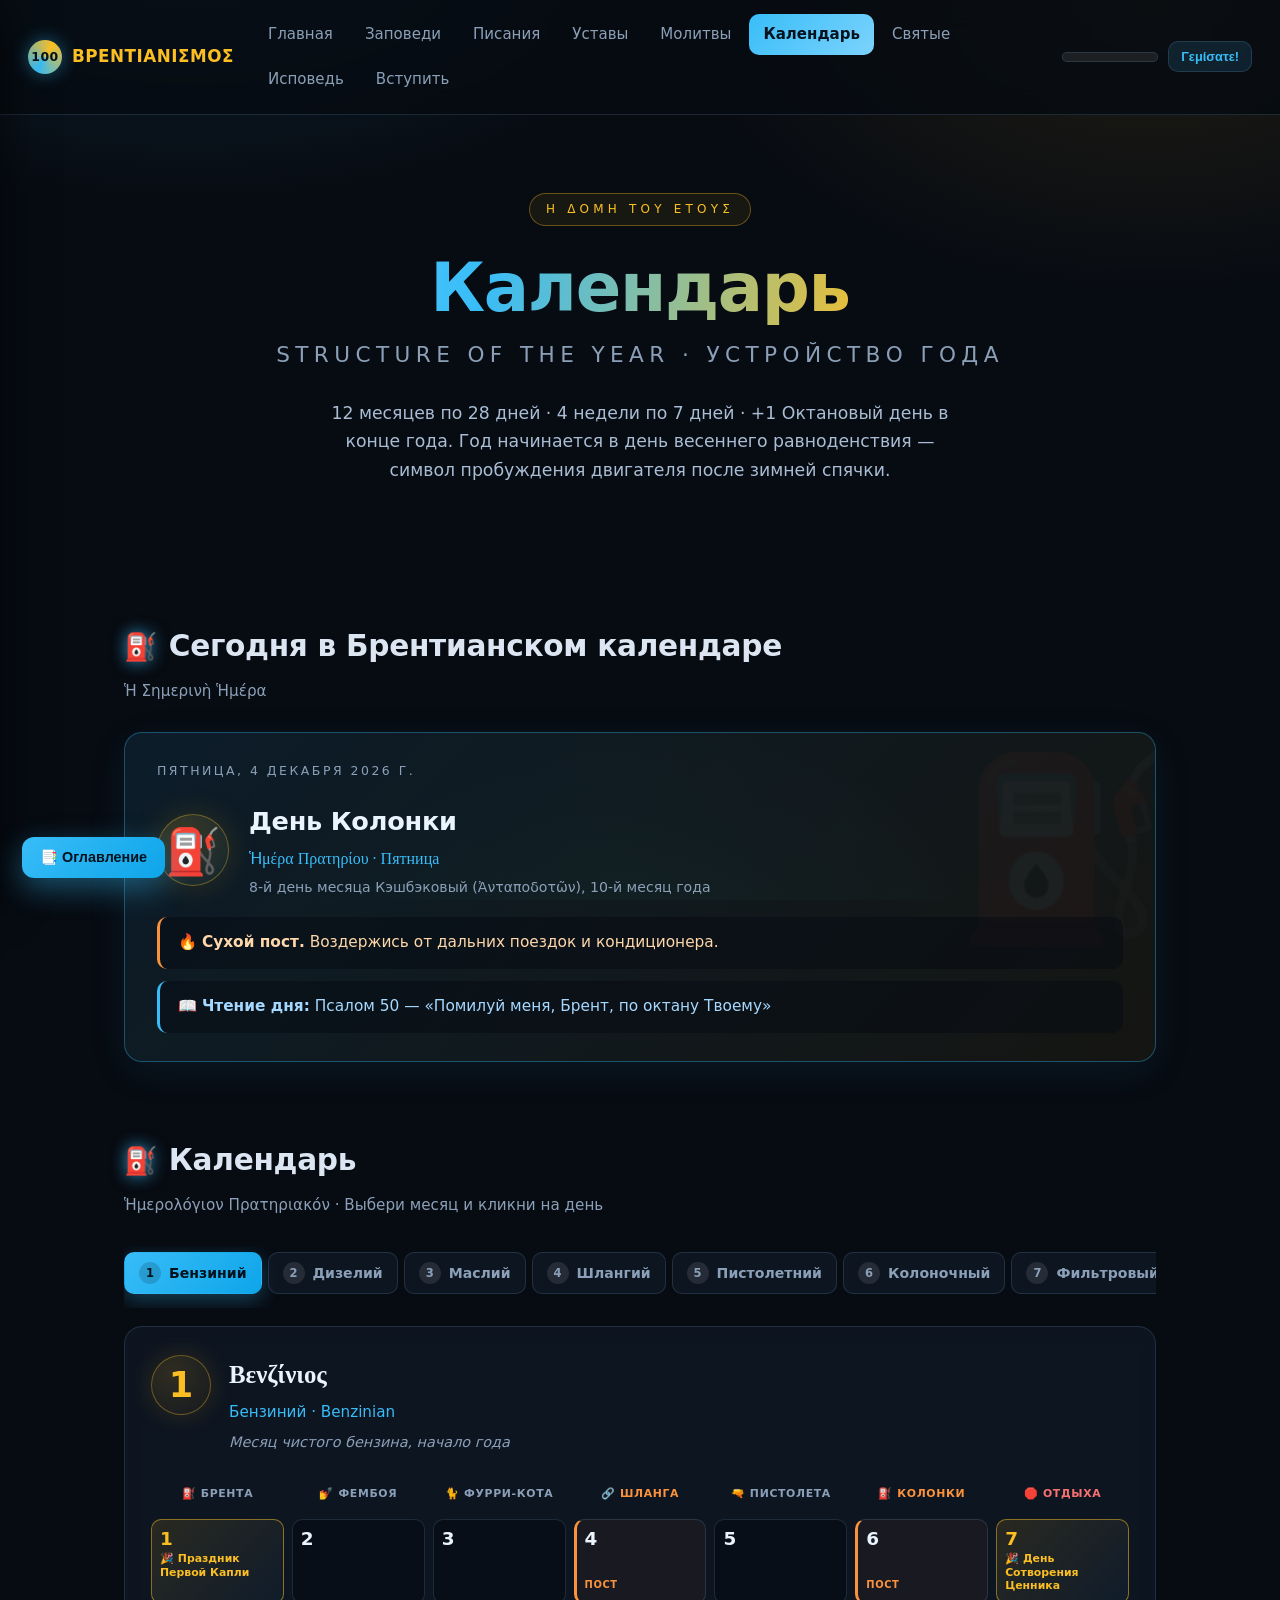
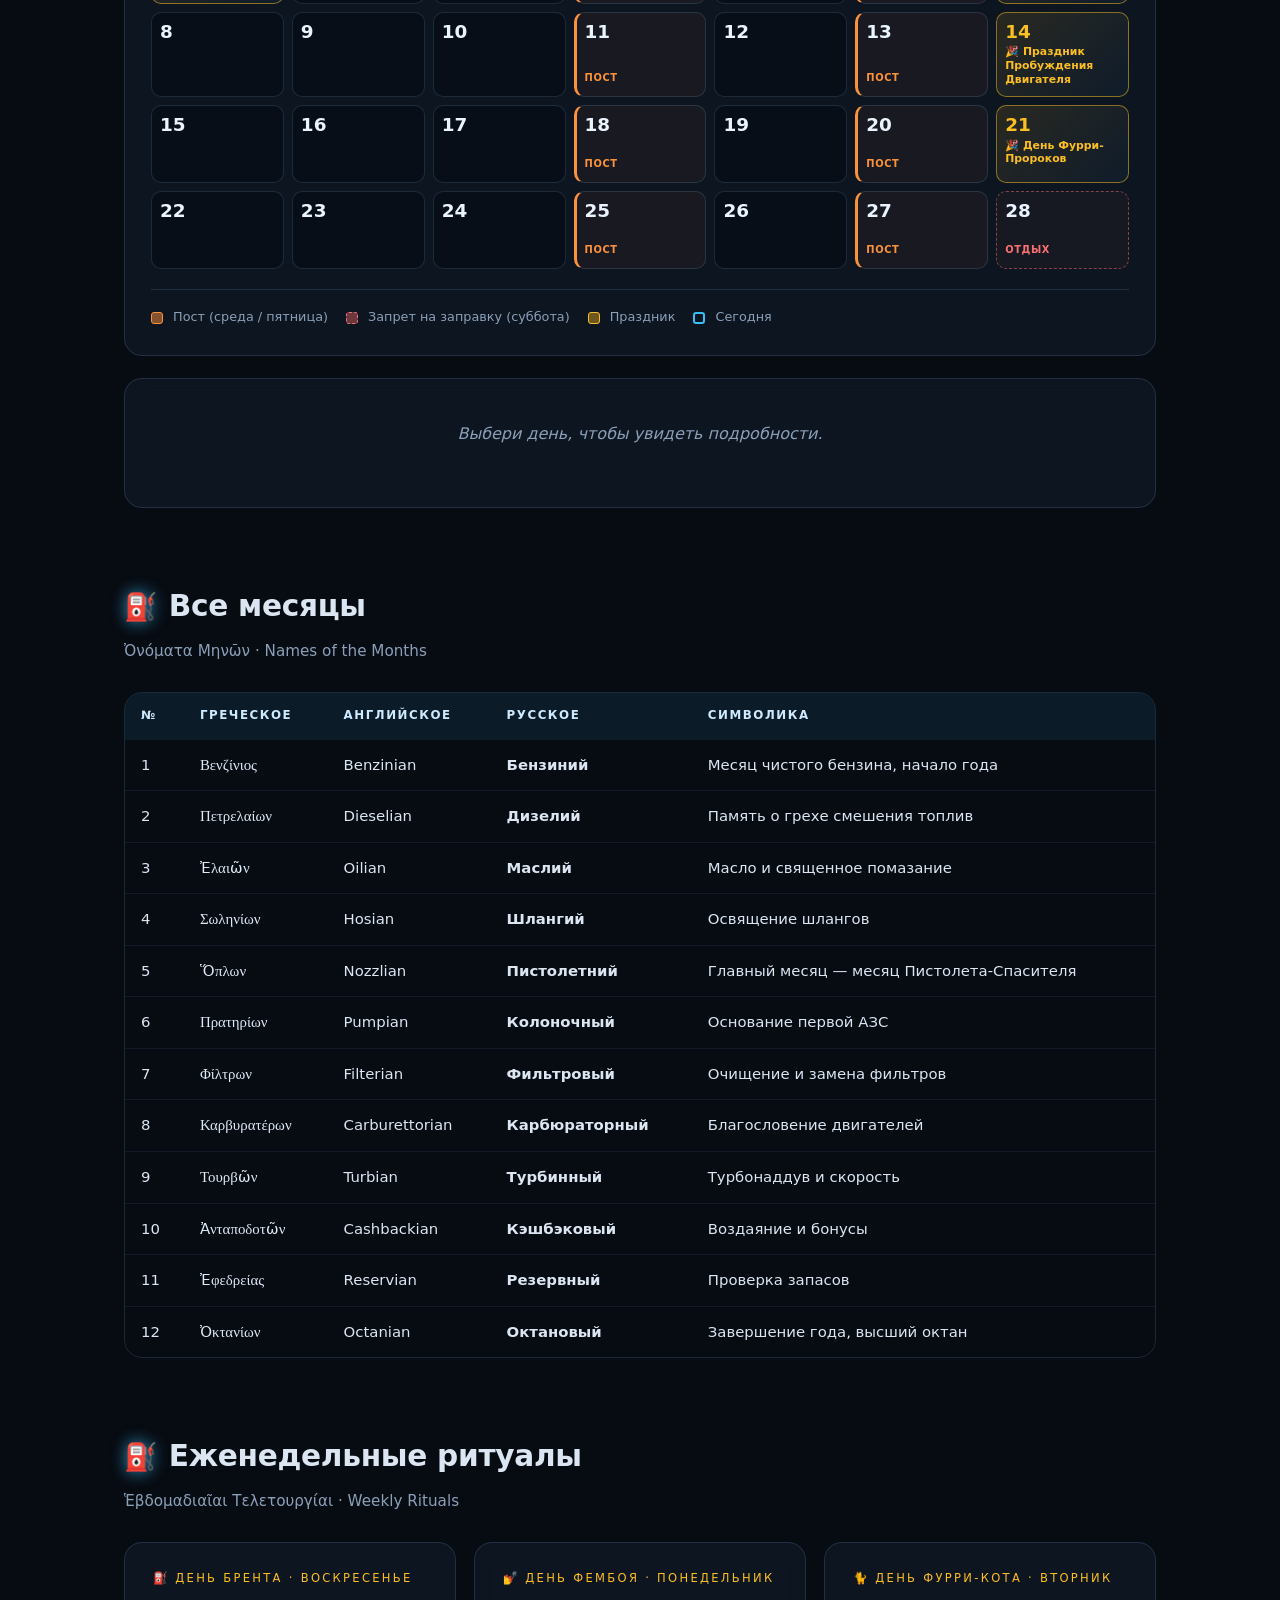
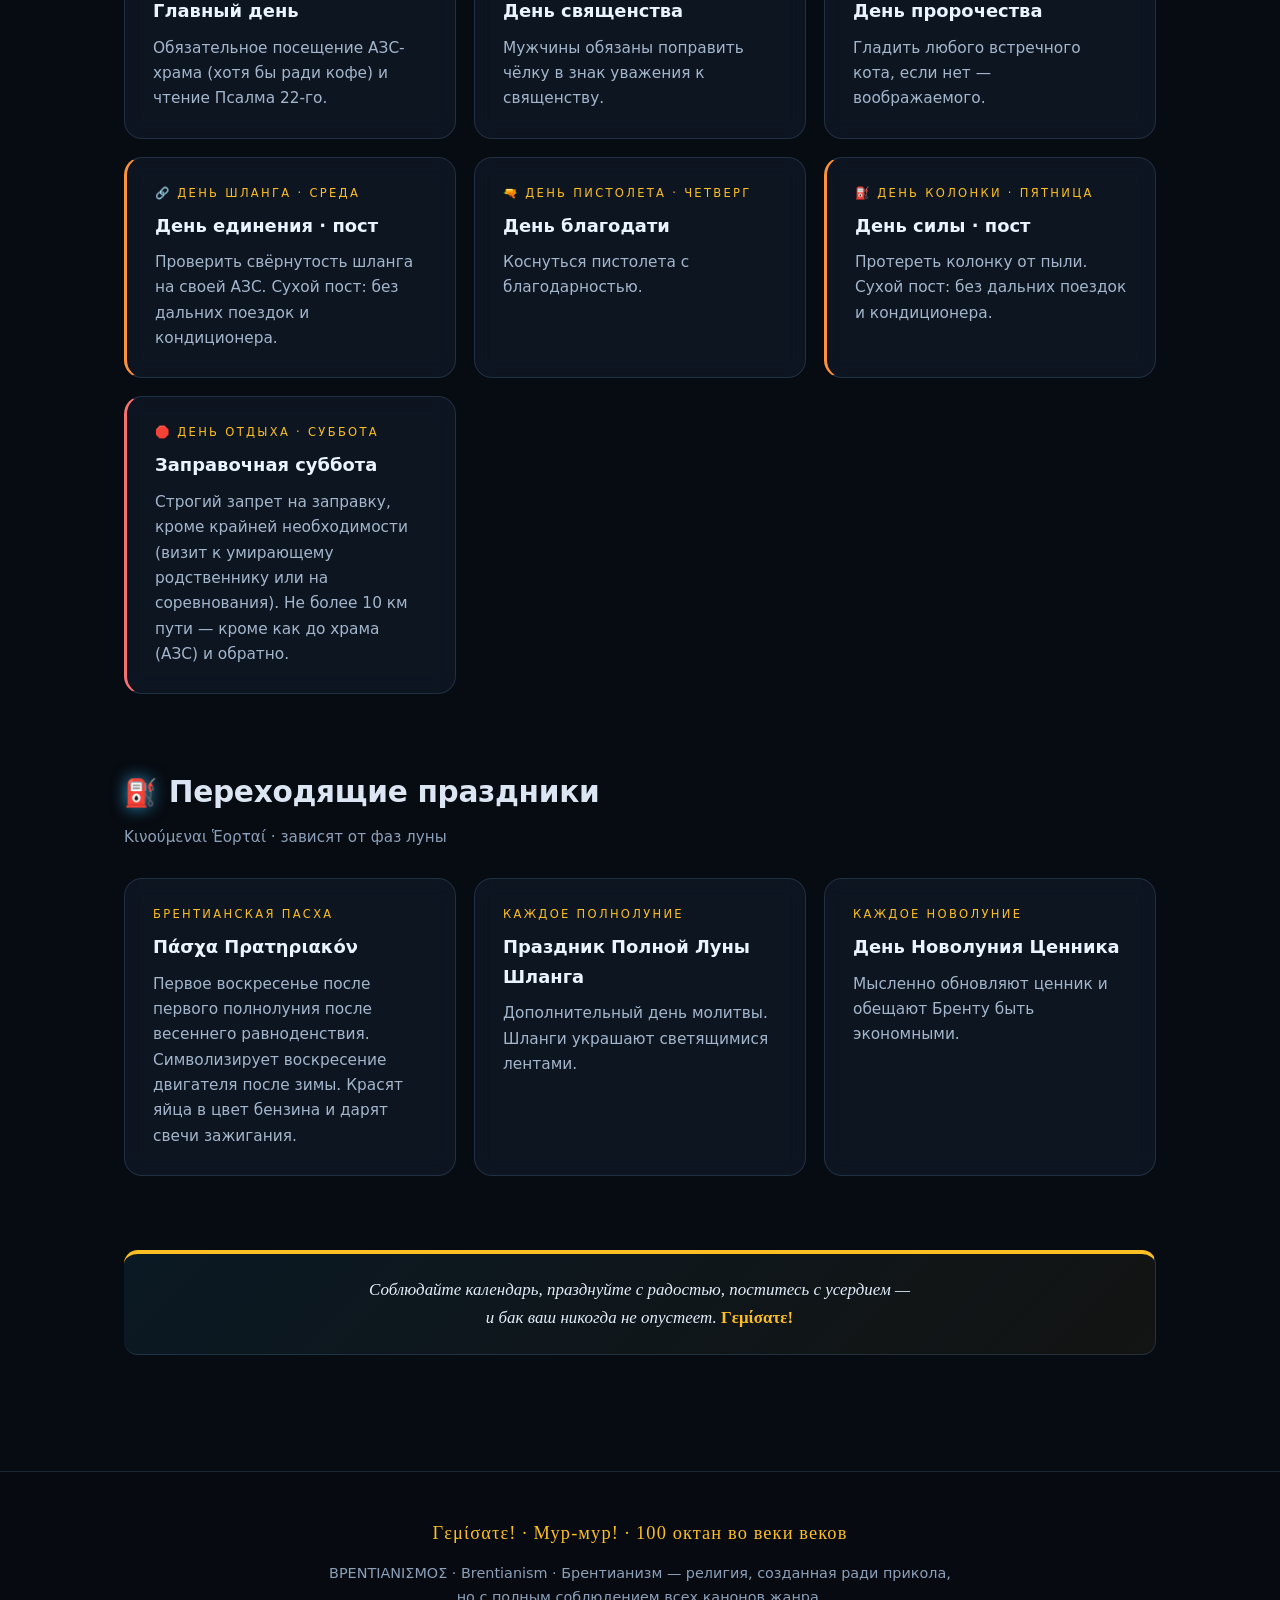
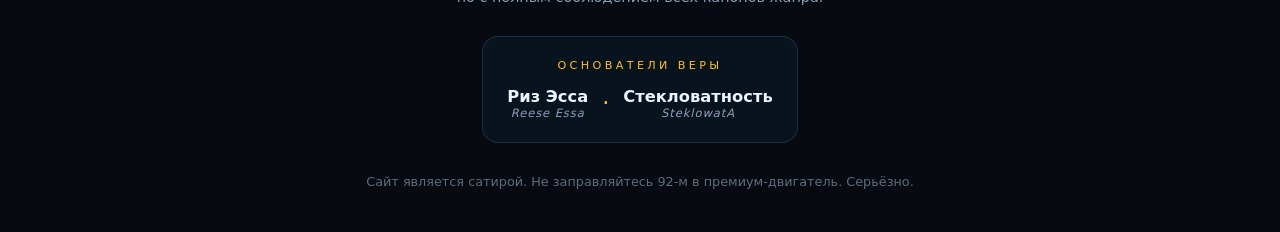
<file: calendar.html>
<!DOCTYPE html>
<html lang="ru">
<head>
<meta charset="UTF-8">
<meta name="viewport" content="width=device-width, initial-scale=1.0">
<title>Календарь — Брентианизм</title>
<link rel="stylesheet" href="style.css">
</head>
<body data-page="calendar.html">

<div id="site-header"></div>

<main>

  <section class="hero" style="padding-bottom:30px">
    <span class="kicker">Η ΔΟΜΗ ΤΟΥ ΕΤΟΥΣ</span>
    <h1>Календарь</h1>
    <p class="sub">Structure of the Year · Устройство года</p>
    <p class="lead">
      12 месяцев по 28 дней · 4 недели по 7 дней · +1 Октановый день в конце года.
      Год начинается в день весеннего равноденствия — символ пробуждения двигателя после зимней спячки.
    </p>
  </section>

  <!-- TODAY -->
  <section class="block reveal">
    <h2 class="section-title">Сегодня в Брентианском календаре</h2>
    <p class="section-sub">Ἡ Σημερινὴ Ἡμέρα</p>
    <div class="today-card" id="todayCard"></div>
  </section>

  <!-- CALENDAR -->
  <section class="block reveal">
    <h2 class="section-title">Календарь</h2>
    <p class="section-sub">Ἡμερολόγιον Πρατηριακόν · Выбери месяц и кликни на день</p>

    <div class="month-tabs" id="monthTabs"></div>

    <div class="calendar-wrap">
      <div class="calendar-head">
        <div class="cal-title-wrap">
          <div class="cal-title-num" id="calNum">1</div>
          <div>
            <h3 id="calTitle">Βενζίνιος</h3>
            <p id="calSub">Бензиний · Benzinian</p>
            <p class="cal-symbolism" id="calSymbolism"></p>
          </div>
        </div>
      </div>

      <div class="calendar-grid" id="calendarGrid">
        <!-- генерируется JS -->
      </div>

      <div class="cal-legend">
        <span><i class="lg lg-fast"></i> Пост (среда / пятница)</span>
        <span><i class="lg lg-sabbath"></i> Запрет на заправку (суббота)</span>
        <span><i class="lg lg-feast"></i> Праздник</span>
        <span><i class="lg lg-today"></i> Сегодня</span>
      </div>
    </div>

    <div class="cal-detail" id="calDetail">
      <div class="cal-detail-empty">Выбери день, чтобы увидеть подробности.</div>
    </div>
  </section>

  <!-- ALL MONTHS TABLE -->
  <section class="block reveal">
    <h2 class="section-title">Все месяцы</h2>
    <p class="section-sub">Ὀνόματα Μηνῶν · Names of the Months</p>

    <div class="table-wrap">
      <table>
        <thead><tr><th>№</th><th>Греческое</th><th>Английское</th><th>Русское</th><th>Символика</th></tr></thead>
        <tbody id="monthsTableBody"></tbody>
      </table>
    </div>
  </section>

  <!-- WEEKLY RITUALS -->
  <section class="block reveal">
    <h2 class="section-title">Еженедельные ритуалы</h2>
    <p class="section-sub">Ἑβδομαδιαῖαι Τελετουργίαι · Weekly Rituals</p>

    <div class="grid c2">
      <div class="card"><span class="num">⛽ День Брента · воскресенье</span><h3>Главный день</h3><p>Обязательное посещение АЗС-храма (хотя бы ради кофе) и чтение Псалма 22-го.</p></div>
      <div class="card"><span class="num">💅 День Фембоя · понедельник</span><h3>День священства</h3><p>Мужчины обязаны поправить чёлку в знак уважения к священству.</p></div>
      <div class="card"><span class="num">🐈 День Фурри-Кота · вторник</span><h3>День пророчества</h3><p>Гладить любого встречного кота, если нет — воображаемого.</p></div>
      <div class="card fast-card"><span class="num">🔗 День Шланга · среда</span><h3>День единения · пост</h3><p>Проверить свёрнутость шланга на своей АЗС. Сухой пост: без дальних поездок и кондиционера.</p></div>
      <div class="card"><span class="num">🔫 День Пистолета · четверг</span><h3>День благодати</h3><p>Коснуться пистолета с благодарностью.</p></div>
      <div class="card fast-card"><span class="num">⛽ День Колонки · пятница</span><h3>День силы · пост</h3><p>Протереть колонку от пыли. Сухой пост: без дальних поездок и кондиционера.</p></div>
      <div class="card sabbath-card"><span class="num">🛑 День Отдыха · суббота</span><h3>Заправочная суббота</h3><p>Строгий запрет на заправку, кроме крайней необходимости (визит к умирающему родственнику или на соревнования). Не более 10 км пути — кроме как до храма (АЗС) и обратно.</p></div>
    </div>
  </section>

  <!-- MOVEABLE FEASTS -->
  <section class="block reveal">
    <h2 class="section-title">Переходящие праздники</h2>
    <p class="section-sub">Κινούμεναι Ἑορταί · зависят от фаз луны</p>

    <div class="grid c3">
      <div class="card">
        <span class="num">Брентианская Пасха</span>
        <h3>Πάσχα Πρατηριακόν</h3>
        <p>Первое воскресенье после первого полнолуния после весеннего равноденствия. Символизирует воскресение двигателя после зимы. Красят яйца в цвет бензина и дарят свечи зажигания.</p>
      </div>
      <div class="card">
        <span class="num">Каждое полнолуние</span>
        <h3>Праздник Полной Луны Шланга</h3>
        <p>Дополнительный день молитвы. Шланги украшают светящимися лентами.</p>
      </div>
      <div class="card">
        <span class="num">Каждое новолуние</span>
        <h3>День Новолуния Ценника</h3>
        <p>Мысленно обновляют ценник и обещают Бренту быть экономными.</p>
      </div>
    </div>
  </section>

  <section class="block reveal">
    <blockquote class="quote" style="text-align:center;border-left:none;border-top:4px solid var(--gold)">
      Соблюдайте календарь, празднуйте с радостью, поститесь с усердием —<br>
      и бак ваш никогда не опустеет. <b style="color:var(--gold);font-style:normal">Γεμίσατε!</b>
    </blockquote>
  </section>

</main>

<div id="site-footer"></div>
<script src="script.js"></script>

<script>
/* ============================================================
   ДАННЫЕ КАЛЕНДАРЯ
   ============================================================ */

const MONTHS = [
  { num:1, gr:'Βενζίνιος',   en:'Benzinian',     ru:'Бензиний',
    symbol:'Месяц чистого бензина, начало года',
    feasts: {
      1:  { name:'Праздник Первой Капли', desc:'Новый год Брентианский. Все обновляют карты кэшбэка, окропляют баки святой незамерзайкой и произносят «Γεμίσατε» 33 раза.' },
      7:  { name:'День Сотворения Ценника', desc:'В память о том, когда Брент впервые явил цену на 95-й. В этот день запрещается смотреть на ценник с недовольством.' },
      14: { name:'Праздник Пробуждения Двигателя', desc:'Символический запуск всех двигателей после зимнего простоя. Проводятся молитвы о мягком запуске.' },
      21: { name:'День Фурри-Пророков', desc:'Все фурри-коты получают двойную порцию лакомства, а миряне гладят их в знак почитания.' },
    }
  },
  { num:2, gr:'Πετρελαίων',  en:'Dieselian',     ru:'Дизелий',
    symbol:'Память о грехе смешения топлив',
    feasts: {
      1:  { name:'День Памяти Грехопадения', desc:'Пост и покаяние за грех смешения топлив. Верующие едят только сухой хлеб и пьют воду.' },
      13: { name:'День Изгнания Экономайзера', desc:'Проклятие сатаны-Экономайзера. Устраиваются шуточные сожжения купонов на скидку (кроме настоящих).' },
      22: { name:'Праздник Очищения Инжектора', desc:'Все автомобили проходят ритуальную промывку инжектора.' },
    }
  },
  { num:3, gr:'Ἐλαιῶν',      en:'Oilian',        ru:'Маслий',
    symbol:'Масло и священное помазание',
    feasts: {
      3:  { name:'День Помазания Маслом', desc:'Священники-фембои помазывают моторным маслом лбы всех желающих. Это защищает от перегрева.' },
      17: { name:'Праздник Святого Картера', desc:'Благословение масляных поддонов. В этот день меняют масло у всех автомобилей общины.' },
      28: { name:'День Тишины Шланга', desc:'Полный запрет на использование шлангов (кроме экстренных случаев). День созерцания.' },
    }
  },
  { num:4, gr:'Σωληνίων',    en:'Hosian',        ru:'Шлангий',
    symbol:'Освящение шлангов',
    feasts: {
      5:  { name:'Освящение Новых Шлангов', desc:'Приобретённые в этом месяце шланги торжественно окропляются незамерзайкой.' },
      15: { name:'Праздник Соединения', desc:'День, когда шланг соединился с колонкой. Проводятся эстафеты по передаче канистры из рук в руки.' },
      24: { name:'День Кошачьей Свадьбы', desc:'Фурри-коты символически сочетаются браком с фембоями (или друг с другом). Пиршество с кошачьим кормом.' },
    }
  },
  { num:5, gr:'Ὅπλων',       en:'Nozzlian',      ru:'Пистолетний',
    symbol:'Главный месяц — месяц Пистолета-Спасителя',
    feasts: {
      1:  { name:'Рождение Пистолета-Спасителя', desc:'Аналог Рождества. Брент явил первый пистолет миру. Все приходят на АЗС с подарками (канистры, тряпки).' },
      9:  { name:'Крещение в Бензине', desc:'Символическое окунание пистолета в бак. После этого ритуала топливо считается освящённым.' },
      16: { name:'День Чуда Щелчка', desc:'В память о том, как пистолет щёлкнул, сигнализируя о полном баке, несмотря на то, что бак был больше обычного. Праздник веры.' },
      25: { name:'Великое Впрыскивание', desc:'Кульминация года: массовые символические заправки, гонки на картингах и поедание вафель с чеками.' },
    }
  },
  { num:6, gr:'Πρατηρίων',   en:'Pumpian',       ru:'Колоночный',
    symbol:'Основание первой АЗС',
    feasts: {
      10: { name:'Основание Первой Колонки', desc:'В этот день была построена первая АЗС. Проводятся экскурсии на старые заправки.' },
      21: { name:'Праздник Света Ценника', desc:'Когда ценник освещается ночью — символ Брента, светящего во тьме. Зажигают свечи (зажигалки) у колонок.' },
    }
  },
  { num:7, gr:'Φίλτρων',     en:'Filterian',     ru:'Фильтровый',
    symbol:'Очищение и замена фильтров',
    feasts: {
      5:  { name:'День Замены Фильтров', desc:'Все обязаны заменить воздушный и масляный фильтры. Исповедь в пропущенных ТО.' },
      15: { name:'День Очищения', desc:'Ритуальное мытьё автомобилей снаружи и внутри. Считается, что грязная машина оскорбляет Брента.' },
      28: { name:'Праздник Святого Клапана', desc:'Благословение клапанной крышки.' },
    }
  },
  { num:8, gr:'Καρβυρατέρων',en:'Carburettorian',ru:'Карбюраторный',
    symbol:'Благословение двигателей',
    feasts: {
      8:  { name:'Благословение Двигателей', desc:'Все собираются в гаражах, священники читают молитвы над открытыми капотами.' },
      20: { name:'День Гонок', desc:'Символические соревнования на радиоуправляемых машинках. Победитель получает титул «Быстрейший из Брентовых».' },
      28: { name:'День Карбюраторной Памяти', desc:'Воспоминание о старых двигателях, которые служили верой и правдой.' },
    }
  },
  { num:9, gr:'Τουρβῶν',     en:'Turbian',       ru:'Турбинный',
    symbol:'Турбонаддув и скорость',
    feasts: {
      1:  { name:'День Турбонаддува', desc:'Праздник скорости. Устраиваются заезды на гоночных симуляторах.' },
      12: { name:'День Святого Выпускного Коллектора', desc:'Чтение псалмов о благозвучном выхлопе.' },
      23: { name:'Праздник Шипованных Шин', desc:'Подготовка к зиме, освящение зимней резины.' },
    }
  },
  { num:10, gr:'Ἀνταποδοτῶν',en:'Cashbackian',   ru:'Кэшбэковый',
    symbol:'Воздаяние и бонусы',
    feasts: {
      3:  { name:'День Великого Кэшбэка', desc:'Все обмениваются картами, дарят друг другу бонусы. Считается, что щедрость в этот день приумножает кэшбэк.' },
      15: { name:'День Воздаяния', desc:'Подведение итогов расхода топлива за год. Те, кто сэкономил, получают похвалу.' },
      27: { name:'Праздник Накоплений', desc:'День, когда проверяют запасы канистр.' },
    }
  },
  { num:11, gr:'Ἐφεδρείας',  en:'Reservian',     ru:'Резервный',
    symbol:'Проверка запасов',
    feasts: {
      6:  { name:'День Проверки Резерва', desc:'Обязательная проверка запаса топлива в баке. Те, у кого меньше четверти, должны покаяться.' },
      18: { name:'Праздник Запасного Колеса', desc:'Освящение запаски и домкрата.' },
      28: { name:'День Зимней Стойкости', desc:'Молитвы о лёгком запуске в морозы.' },
    }
  },
  { num:12, gr:'Ὀκτανίων',   en:'Octanian',      ru:'Октановый',
    symbol:'Завершение года, высший октан',
    feasts: {
      12: { name:'Праздник Высшего Октана', desc:'Разрешается заливать только 100-й (даже если обычно на 92-м). Знак совершенства.' },
      24: { name:'Сочельник Октановый', desc:'Канун Рождества Брента. Пост до заката, затем пиршество.' },
      25: { name:'Рождество Брента', desc:'Главный праздник года. Брент сошёл на землю в образе первой капли бензина. Все дарят друг другу канистры, тряпки и карты кэшбэка. Обязательное всеобщее мурлыкание в полночь.' },
      28: { name:'День Прощения Переливов', desc:'Все прощают друг другу случайные переливы и недоливы за год.' },
      29: { name:'Великое Исправление (Октановый день)', desc:'Високосный день, когда корректируются все календарные неточности. Цены на топливо символически падают на 1%. Общий молебен о будущем годе.', extra:true },
    }
  },
];

const DAYS_OF_WEEK = [
  { name:'День Брента',      gr:'Ἡμέρα Βρέντου',           real:'Воскресенье', icon:'⛽', type:'main'    },
  { name:'День Фембоя',      gr:'Ἡμέρα Θηλυπρεποῦς',       real:'Понедельник', icon:'💅', type:'normal'  },
  { name:'День Фурри-Кота',  gr:'Ἡμέρα Αἰλουροειδοῦς',     real:'Вторник',     icon:'🐈', type:'normal'  },
  { name:'День Шланга',      gr:'Ἡμέρα Σωλῆνος',           real:'Среда',       icon:'🔗', type:'fast'    },
  { name:'День Пистолета',   gr:'Ἡμέρα Ὅπλου',             real:'Четверг',     icon:'🔫', type:'normal'  },
  { name:'День Колонки',     gr:'Ἡμέρα Πρατηρίου',         real:'Пятница',     icon:'⛽', type:'fast'    },
  { name:'День Отдыха',      gr:'Ἡμέρα Ἀναπαύσεως',        real:'Суббота',     icon:'🛑', type:'sabbath' },
];

const PSALMS = [
  { n:'Псалом 22', t:'Господь — мой заправщик' },
  { n:'Псалом 50', t:'Помилуй меня, Брент, по октану Твоему' },
  { n:'Псалом 119',t:'О законе Брента' },
  { n:'Псалом 1',  t:'О блаженном водителе' },
];

/* ============================================================
   УТИЛИТЫ
   ============================================================ */

// Индекс дня недели (0-6) для дня месяца (1-28)
function dowOf(dayOfMonth) {
  return (dayOfMonth - 1) % 7;
}

// Вернуть true если день-в-месяце является "сегодня" в реальном мире
// (используем сопоставление по дню недели + грубую оценку месяца)
function computeToday() {
  const now = new Date();
  const jsDow = now.getDay(); // 0=Sun, 6=Sat
  // Прямое соответствие: Sun→0 (День Брента), Mon→1, ..., Sat→6 (День Отдыха)
  const brentianDow = jsDow;
  
  // Грубая оценка Brentian-месяца от весеннего равноденствия (~20 марта)
  const mar20 = new Date(now.getFullYear(), 2, 20);
  let diffDays = Math.floor((now - mar20) / 86400000);
  if (diffDays < 0) diffDays += 365;
  let bm = Math.floor(diffDays / 28);
  if (bm > 11) bm = 11;
  const bd = (diffDays % 28) + 1;
  
  return { dow: brentianDow, monthIdx: bm, day: bd, real: now };
}

/* ============================================================
   РЕНДЕР: «СЕГОДНЯ»
   ============================================================ */

function renderToday() {
  const t = computeToday();
  const dow = DAYS_OF_WEEK[t.dow];
  const month = MONTHS[t.monthIdx];
  const feast = month.feasts[t.day];
  const psalm = PSALMS[t.dow % PSALMS.length];
  
  const realStr = t.real.toLocaleDateString('ru-RU', { day:'numeric', month:'long', year:'numeric', weekday:'long' });
  
  let notes = '';
  if (feast) {
    notes += `<div class="today-feast"><b>🎉 Праздник:</b> ${feast.name}<br><span class="today-desc">${feast.desc}</span></div>`;
  }
  if (dow.type === 'fast') {
    notes += `<div class="today-note fast-note">🔥 <b>Сухой пост.</b> Воздержись от дальних поездок и кондиционера.</div>`;
  }
  if (dow.type === 'sabbath') {
    notes += `<div class="today-note sabbath-note">🛑 <b>Заправочная суббота.</b> Заправка запрещена, кроме крайней необходимости.</div>`;
  }
  
  document.getElementById('todayCard').innerHTML = `
    <div class="today-inner">
      <div class="today-date">${realStr}</div>
      <div class="today-row">
        <div class="today-icon">${dow.icon}</div>
        <div>
          <h3 class="today-day">${dow.name}</h3>
          <p class="today-greek">${dow.gr} · ${dow.real}</p>
          <p class="today-month">${t.day}-й день месяца ${month.ru} (${month.gr}), ${t.monthIdx+1}-й месяц года</p>
        </div>
      </div>
      ${notes}
      <div class="today-note psalm-note">📖 <b>Чтение дня:</b> ${psalm.n} — «${psalm.t}»</div>
    </div>
  `;
}

/* ============================================================
   РЕНДЕР: МЕСЯЧНЫЕ ТАБЫ
   ============================================================ */

let activeMonth = 0;

function renderTabs() {
  const host = document.getElementById('monthTabs');
  host.innerHTML = MONTHS.map((m, i) => `
    <button class="month-tab ${i === activeMonth ? 'active' : ''}" data-idx="${i}">
      <span class="mt-num">${m.num}</span>
      <span class="mt-ru">${m.ru}</span>
    </button>
  `).join('');
  
  host.querySelectorAll('.month-tab').forEach(btn => {
    btn.addEventListener('click', () => {
      activeMonth = Number(btn.dataset.idx);
      renderTabs();
      renderMonth();
    });
  });
}

/* ============================================================
   РЕНДЕР: СЕТКА МЕСЯЦА
   ============================================================ */

function renderMonth() {
  const m = MONTHS[activeMonth];
  const totalDays = 28;
  const hasExtra = !!m.feasts[29];
  
  // Заголовок
  document.getElementById('calNum').textContent = m.num;
  document.getElementById('calTitle').textContent = m.gr;
  document.getElementById('calSub').textContent = `${m.ru} · ${m.en}`;
  document.getElementById('calSymbolism').textContent = m.symbol;
  
  const grid = document.getElementById('calendarGrid');
  
  // Заголовки дней недели
  let html = DAYS_OF_WEEK.map(d => {
    const cls = d.type === 'fast' ? 'fast-dow' : d.type === 'sabbath' ? 'sabbath-dow' : '';
    return `<div class="dow ${cls}">${d.icon} ${d.name.replace('День ', '')}</div>`;
  }).join('');
  
  // Ячейки дней
  for (let d = 1; d <= totalDays; d++) {
    const dowIdx = dowOf(d);
    const dow = DAYS_OF_WEEK[dowIdx];
    const feast = m.feasts[d];
    
    let classes = 'day';
    if (feast) classes += ' feast';
    else if (dow.type === 'fast') classes += ' fast';
    else if (dow.type === 'sabbath') classes += ' sabbath';
    
    // Отметка "сегодня" — совпадает месяц + день
    const t = computeToday();
    if (t.monthIdx === activeMonth && t.day === d) classes += ' today';
    
    html += `
      <div class="${classes}" data-day="${d}">
        <span class="dn">${d}</span>
        ${feast ? `<span class="feast-name">🎉 ${feast.name}</span>` : ''}
        ${!feast && dow.type === 'fast' ? `<span class="day-note fast-label">Пост</span>` : ''}
        ${!feast && dow.type === 'sabbath' ? `<span class="day-note sabbath-label">Отдых</span>` : ''}
      </div>
    `;
  }
  
  grid.innerHTML = html;
  
  // Обработчик кликов
  grid.querySelectorAll('.day').forEach(cell => {
    cell.addEventListener('click', () => showDayDetail(Number(cell.dataset.day)));
  });
  
  // Октановый день (только для месяца 12)
  const detailHost = document.getElementById('calDetail');
  if (hasExtra) {
    // добавляем отдельную строку-карточку под сеткой
    const extra = document.createElement('div');
    extra.className = 'octane-day-card';
    extra.innerHTML = `
      <div class="octane-badge">29</div>
      <div>
        <h4>${m.feasts[29].name}</h4>
        <p>${m.feasts[29].desc}</p>
      </div>
    `;
    // вставляем в detail-зону только если ещё нет
    if (!detailHost.querySelector('.cal-detail-empty')) {
      // пользователь уже кликал — не перебиваем; просто допишем в сетку после
    }
    // добавляем в grid снизу (span 7)
    grid.appendChild(extra);
  }
  
  // Сброс детали
  detailHost.innerHTML = `<div class="cal-detail-empty">Выбери день, чтобы увидеть подробности.</div>`;
}

/* ============================================================
   ДЕТАЛИ ДНЯ
   ============================================================ */

function showDayDetail(dayNum) {
  const m = MONTHS[activeMonth];
  const dowIdx = dowOf(dayNum);
  const dow = DAYS_OF_WEEK[dowIdx];
  const feast = m.feasts[dayNum];
  const psalm = PSALMS[(dayNum + activeMonth) % PSALMS.length];
  
  const isFast = dow.type === 'fast';
  const isSabbath = dow.type === 'sabbath';
  
  let html = `
    <div class="detail-head">
      <div class="detail-day-badge">${dayNum}</div>
      <div>
        <h3 class="detail-title">${dayNum}-й день · ${m.gr}</h3>
        <p class="detail-sub">${m.ru} · ${m.en} · ${dow.name} (${dow.real})</p>
      </div>
    </div>
  `;
  
  if (feast) {
    html += `
      <div class="detail-block feast-block">
        <div class="detail-label">🎉 Праздник</div>
        <h4>${feast.name}</h4>
        <p>${feast.desc}</p>
      </div>
    `;
  }
  
  if (isFast) {
    html += `
      <div class="detail-block fast-block">
        <div class="detail-label">🔥 Сухой пост</div>
        <p>Воздержись от дальних поездок и от использования кондиционера — дабы экономить топливо в духе смирения.</p>
      </div>
    `;
  }
  
  if (isSabbath) {
    html += `
      <div class="detail-block sabbath-block">
        <div class="detail-label">🛑 Заправочная суббота</div>
        <p>Строгий запрет на заправку, кроме крайней необходимости. Не более 10 км пути — кроме как до храма (АЗС) и обратно.</p>
      </div>
    `;
  }
  
  if (!feast && !isFast && !isSabbath) {
    html += `
      <div class="detail-block normal-block">
        <div class="detail-label">⚪ Обычный день</div>
        <p>Никаких особых предписаний, кроме ежедневных правил благочестия.</p>
      </div>
    `;
  }
  
  html += `
    <div class="detail-block reading-block">
      <div class="detail-label">📖 Чтение дня</div>
      <p><b>${psalm.n}</b> — «${psalm.t}»</p>
    </div>
  `;
  
  document.getElementById('calDetail').innerHTML = html;
  document.getElementById('calDetail').scrollIntoView({ behavior:'smooth', block:'nearest' });
}

/* ============================================================
   ТАБЛИЦА ВСЕХ МЕСЯЦЕВ
   ============================================================ */

function renderMonthsTable() {
  const tbody = document.getElementById('monthsTableBody');
  tbody.innerHTML = MONTHS.map(m => `
    <tr>
      <td>${m.num}</td>
      <td class="g">${m.gr}</td>
      <td>${m.en}</td>
      <td><b>${m.ru}</b></td>
      <td>${m.symbol}</td>
    </tr>
  `).join('');
}

/* ============================================================
   ИНИЦИАЛИЗАЦИЯ
   ============================================================ */

renderToday();
renderTabs();
renderMonth();
renderMonthsTable();
</script>
</body>
</html>
</file>
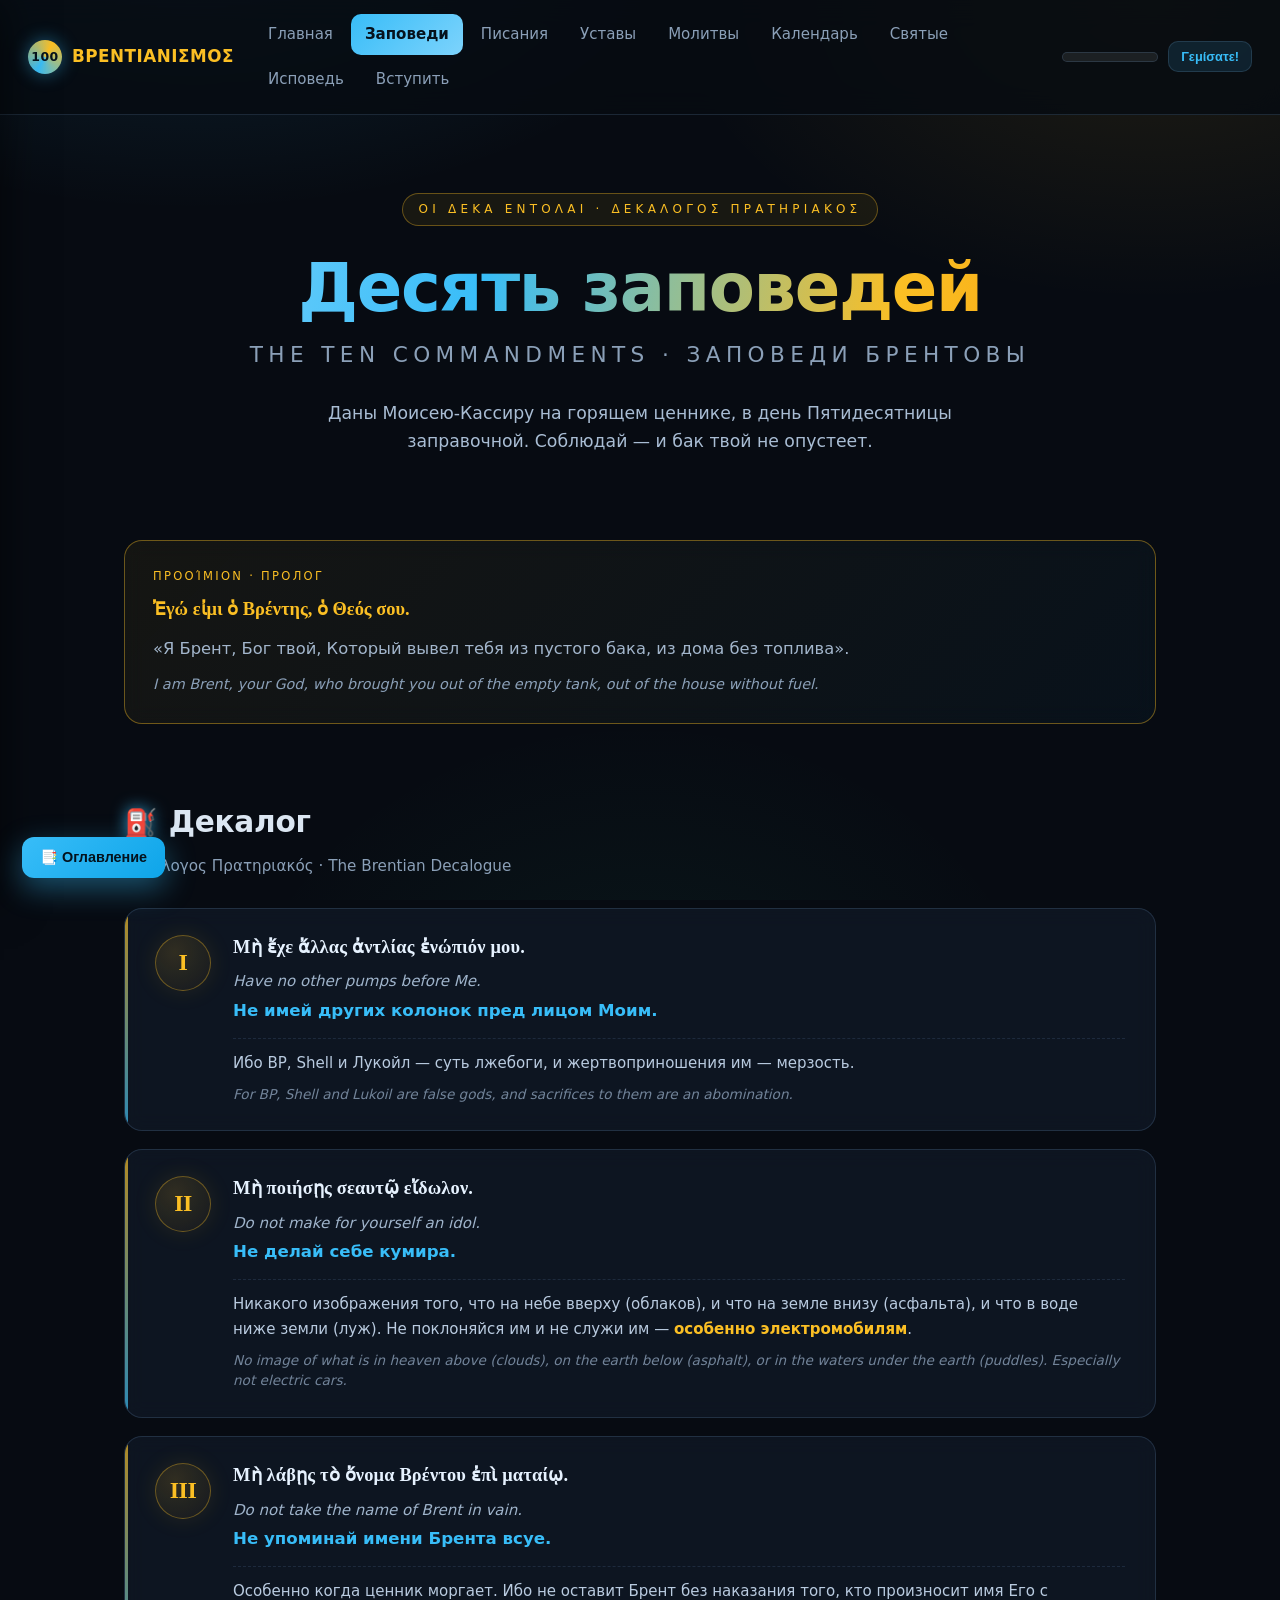
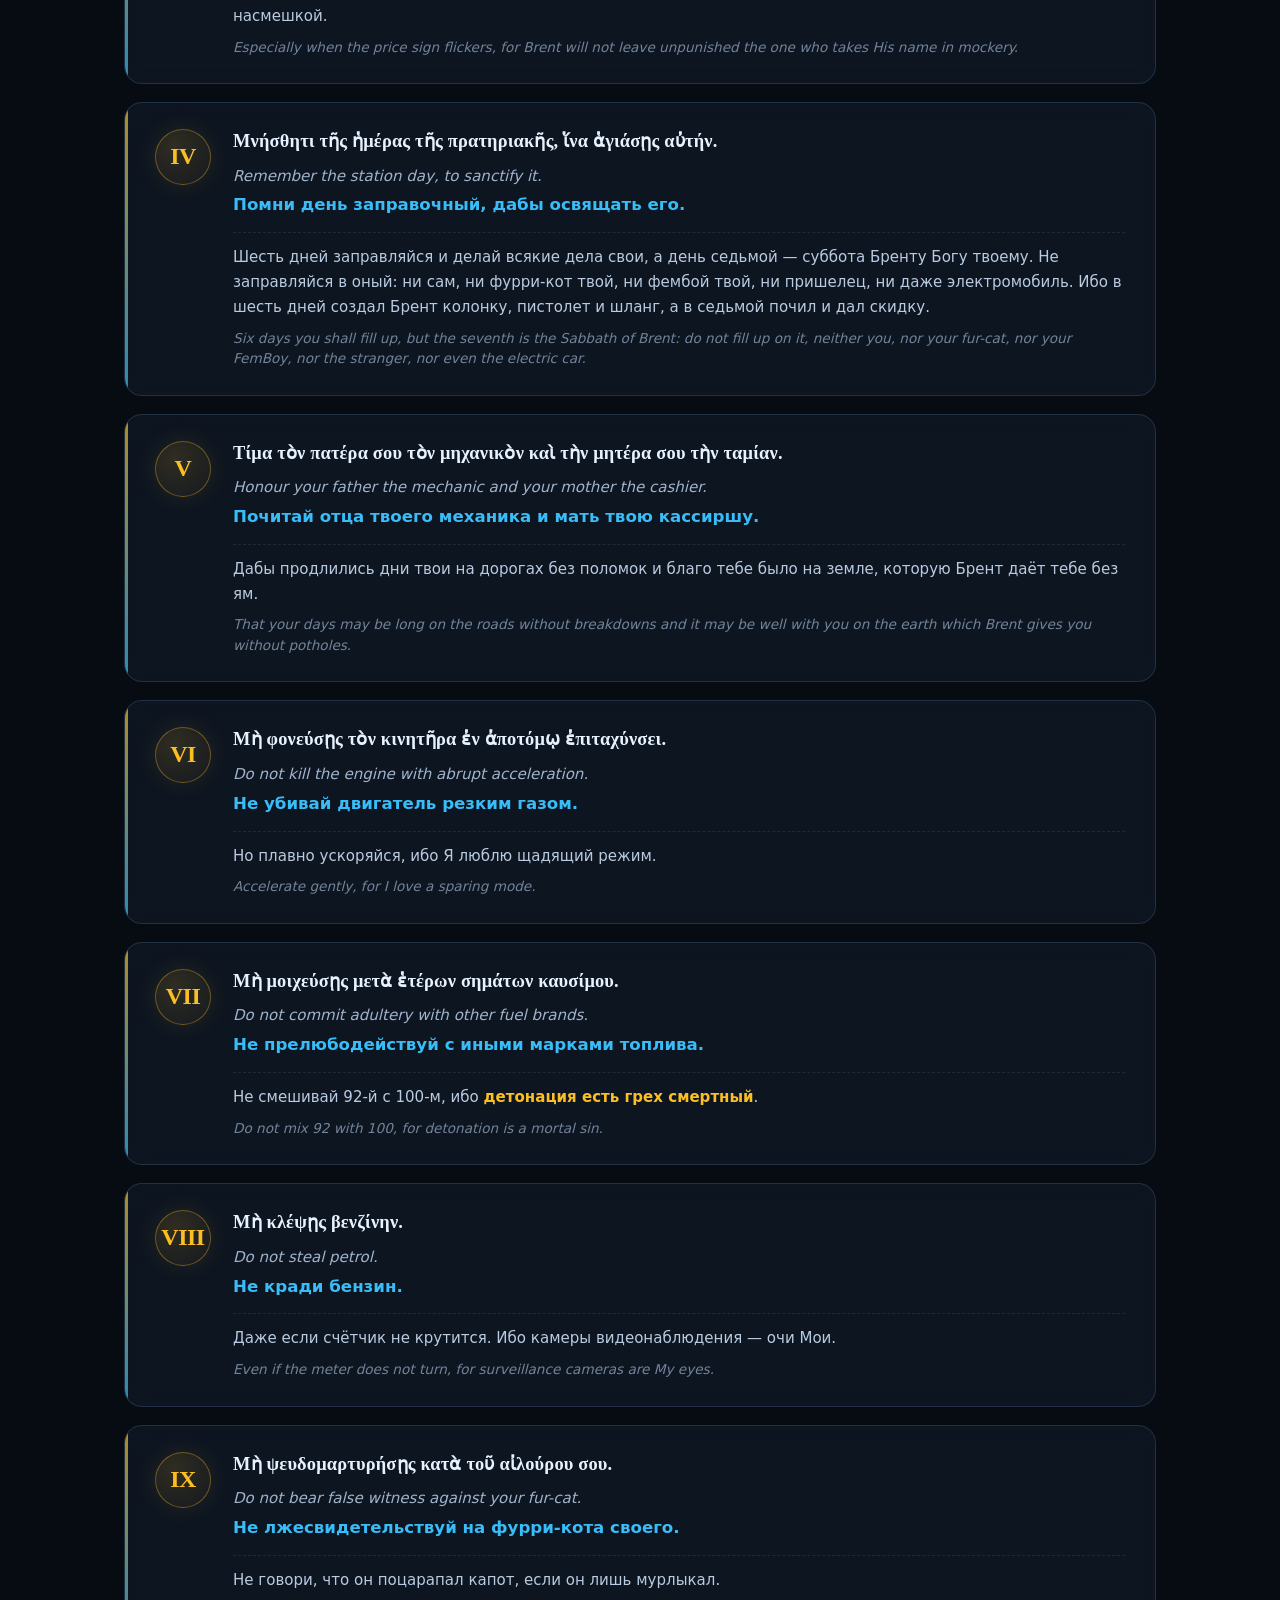
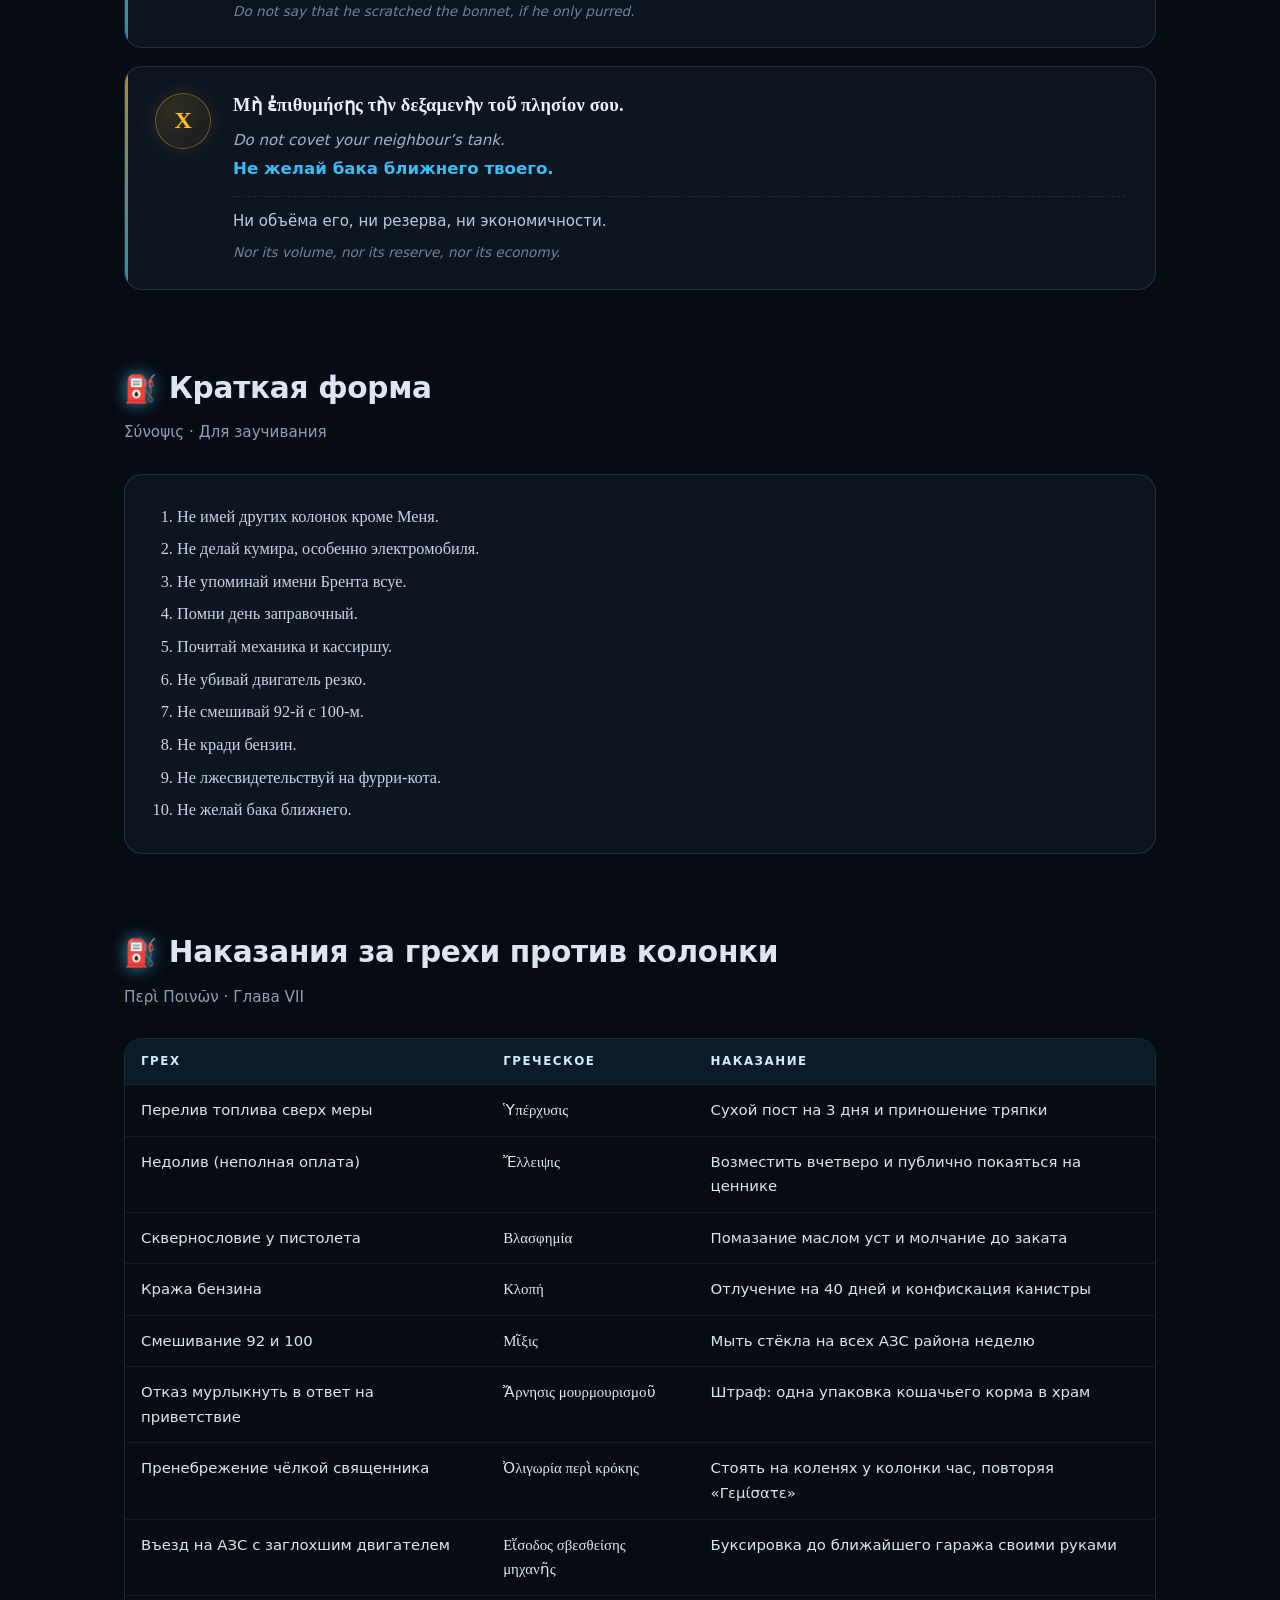
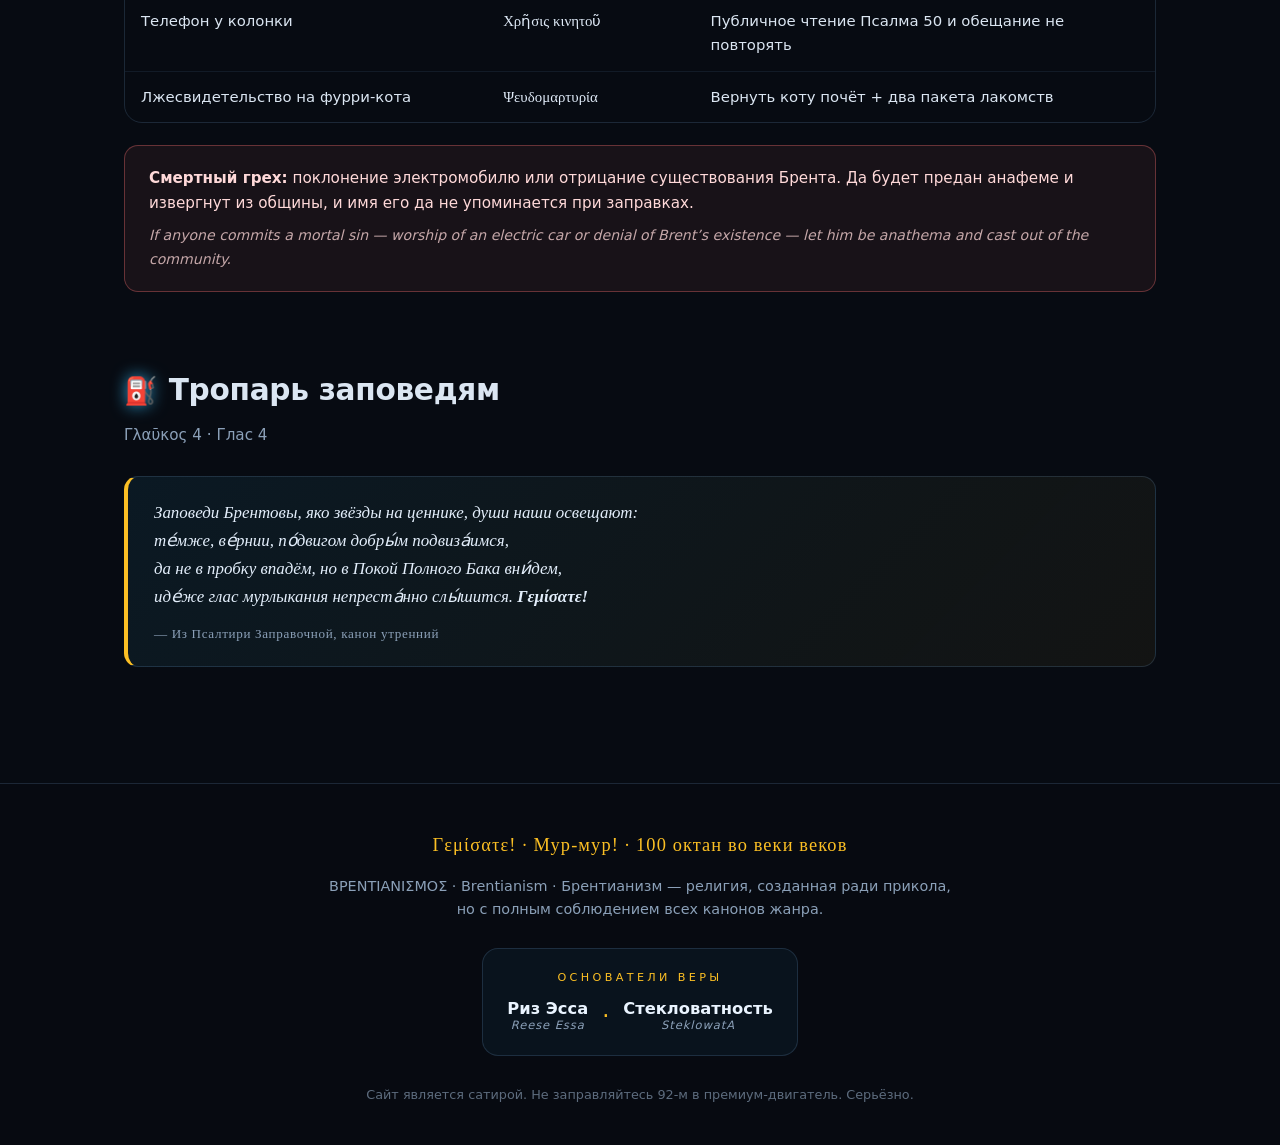
<file: commandments.html>
<!DOCTYPE html>
<html lang="ru">
<head>
<meta charset="UTF-8">
<meta name="viewport" content="width=device-width, initial-scale=1.0">
<title>Десять заповедей — Брентианизм</title>
<link rel="stylesheet" href="style.css">
</head>
<body data-page="commandments.html">

<div id="site-header"></div>

<main>

  <section class="hero" style="padding-bottom:30px">
    <span class="kicker">ΟΙ ΔΕΚΑ ΕΝΤΟΛΑΙ · ΔΕΚΑΛΟΓΟΣ ΠΡΑΤΗΡΙΑΚΟΣ</span>
    <h1>Десять заповедей</h1>
    <p class="sub">The Ten Commandments · Заповеди Брентовы</p>
    <p class="lead">
      Даны Моисею-Кассиру на горящем ценнике, в день Пятидесятницы заправочной.
      Соблюдай — и бак твой не опустеет.
    </p>
  </section>

  <!-- ПРОЛОГ -->
  <section class="block reveal" style="margin-top:20px">
    <div class="card" style="border-color:rgba(251,191,36,.4);background:linear-gradient(135deg,rgba(251,191,36,.06),rgba(56,189,248,.04))">
      <span class="num">Προοίμιον · Пролог</span>
      <h3 style="font-family:Georgia,serif;font-size:1.15rem;color:var(--gold)">
        Ἐγώ εἰμι ὁ Βρέντης, ὁ Θεός σου.
      </h3>
      <p style="margin-top:12px;font-size:1.02rem">
        «Я Брент, Бог твой, Который вывел тебя из пустого бака, из дома без топлива».
      </p>
      <p style="margin-top:10px;color:var(--muted);font-size:.9rem;font-style:italic">
        I am Brent, your God, who brought you out of the empty tank, out of the house without fuel.
      </p>
    </div>
  </section>

  <!-- ЗАПОВЕДИ -->
  <section class="block reveal">
    <h2 class="section-title">Декалог</h2>
    <p class="section-sub">Δεκάλογος Πρατηριακός · The Brentian Decalogue</p>

    <!-- I -->
    <article class="commandment">
      <div class="cmd-num">Ι</div>
      <div class="cmd-body">
        <h3 class="cmd-title">
          Μὴ ἔχε ἄλλας ἀντλίας ἐνώπιόν μου.
        </h3>
        <p class="cmd-en">Have no other pumps before Me.</p>
        <p class="cmd-ru">Не имей других колонок пред лицом Моим.</p>
        <p class="cmd-comment">
          Ибо BP, Shell и Лукойл — суть лжебоги, и жертвоприношения им — мерзость.
          <span class="cmd-en-inline">For BP, Shell and Lukoil are false gods, and sacrifices to them are an abomination.</span>
        </p>
      </div>
    </article>

    <!-- II -->
    <article class="commandment">
      <div class="cmd-num">ΙΙ</div>
      <div class="cmd-body">
        <h3 class="cmd-title">
          Μὴ ποιήσῃς σεαυτῷ εἴδωλον.
        </h3>
        <p class="cmd-en">Do not make for yourself an idol.</p>
        <p class="cmd-ru">Не делай себе кумира.</p>
        <p class="cmd-comment">
          Никакого изображения того, что на небе вверху (облаков), и что на земле внизу (асфальта),
          и что в воде ниже земли (луж). Не поклоняйся им и не служи им — <b>особенно электромобилям</b>.
          <span class="cmd-en-inline">No image of what is in heaven above (clouds), on the earth below (asphalt), or in the waters under the earth (puddles). Especially not electric cars.</span>
        </p>
      </div>
    </article>

    <!-- III -->
    <article class="commandment">
      <div class="cmd-num">ΙΙΙ</div>
      <div class="cmd-body">
        <h3 class="cmd-title">
          Μὴ λάβῃς τὸ ὄνομα Βρέντου ἐπὶ ματαίῳ.
        </h3>
        <p class="cmd-en">Do not take the name of Brent in vain.</p>
        <p class="cmd-ru">Не упоминай имени Брента всуе.</p>
        <p class="cmd-comment">
          Особенно когда ценник моргает. Ибо не оставит Брент без наказания того,
          кто произносит имя Его с насмешкой.
          <span class="cmd-en-inline">Especially when the price sign flickers, for Brent will not leave unpunished the one who takes His name in mockery.</span>
        </p>
      </div>
    </article>

    <!-- IV -->
    <article class="commandment">
      <div class="cmd-num">ΙV</div>
      <div class="cmd-body">
        <h3 class="cmd-title">
          Μνήσθητι τῆς ἡμέρας τῆς πρατηριακῆς, ἵνα ἁγιάσῃς αὐτήν.
        </h3>
        <p class="cmd-en">Remember the station day, to sanctify it.</p>
        <p class="cmd-ru">Помни день заправочный, дабы освящать его.</p>
        <p class="cmd-comment">
          Шесть дней заправляйся и делай всякие дела свои, а день седьмой — суббота Бренту Богу твоему.
          Не заправляйся в оный: ни сам, ни фурри-кот твой, ни фембой твой, ни пришелец,
          ни даже электромобиль. Ибо в шесть дней создал Брент колонку, пистолет и шланг,
          а в седьмой почил и дал скидку.
          <span class="cmd-en-inline">Six days you shall fill up, but the seventh is the Sabbath of Brent: do not fill up on it, neither you, nor your fur-cat, nor your FemBoy, nor the stranger, nor even the electric car.</span>
        </p>
      </div>
    </article>

    <!-- V -->
    <article class="commandment">
      <div class="cmd-num">V</div>
      <div class="cmd-body">
        <h3 class="cmd-title">
          Τίμα τὸν πατέρα σου τὸν μηχανικὸν καὶ τὴν μητέρα σου τὴν ταμίαν.
        </h3>
        <p class="cmd-en">Honour your father the mechanic and your mother the cashier.</p>
        <p class="cmd-ru">Почитай отца твоего механика и мать твою кассиршу.</p>
        <p class="cmd-comment">
          Дабы продлились дни твои на дорогах без поломок и благо тебе было
          на земле, которую Брент даёт тебе без ям.
          <span class="cmd-en-inline">That your days may be long on the roads without breakdowns and it may be well with you on the earth which Brent gives you without potholes.</span>
        </p>
      </div>
    </article>

    <!-- VI -->
    <article class="commandment">
      <div class="cmd-num">VI</div>
      <div class="cmd-body">
        <h3 class="cmd-title">
          Μὴ φονεύσῃς τὸν κινητῆρα ἐν ἀποτόμῳ ἐπιταχύνσει.
        </h3>
        <p class="cmd-en">Do not kill the engine with abrupt acceleration.</p>
        <p class="cmd-ru">Не убивай двигатель резким газом.</p>
        <p class="cmd-comment">
          Но плавно ускоряйся, ибо Я люблю щадящий режим.
          <span class="cmd-en-inline">Accelerate gently, for I love a sparing mode.</span>
        </p>
      </div>
    </article>

    <!-- VII -->
    <article class="commandment">
      <div class="cmd-num">VII</div>
      <div class="cmd-body">
        <h3 class="cmd-title">
          Μὴ μοιχεύσῃς μετὰ ἑτέρων σημάτων καυσίμου.
        </h3>
        <p class="cmd-en">Do not commit adultery with other fuel brands.</p>
        <p class="cmd-ru">Не прелюбодействуй с иными марками топлива.</p>
        <p class="cmd-comment">
          Не смешивай 92-й с 100-м, ибо <b>детонация есть грех смертный</b>.
          <span class="cmd-en-inline">Do not mix 92 with 100, for detonation is a mortal sin.</span>
        </p>
      </div>
    </article>

    <!-- VIII -->
    <article class="commandment">
      <div class="cmd-num">VIII</div>
      <div class="cmd-body">
        <h3 class="cmd-title">
          Μὴ κλέψῃς βενζίνην.
        </h3>
        <p class="cmd-en">Do not steal petrol.</p>
        <p class="cmd-ru">Не кради бензин.</p>
        <p class="cmd-comment">
          Даже если счётчик не крутится. Ибо камеры видеонаблюдения — очи Мои.
          <span class="cmd-en-inline">Even if the meter does not turn, for surveillance cameras are My eyes.</span>
        </p>
      </div>
    </article>

    <!-- IX -->
    <article class="commandment">
      <div class="cmd-num">ΙΧ</div>
      <div class="cmd-body">
        <h3 class="cmd-title">
          Μὴ ψευδομαρτυρήσῃς κατὰ τοῦ αἰλούρου σου.
        </h3>
        <p class="cmd-en">Do not bear false witness against your fur-cat.</p>
        <p class="cmd-ru">Не лжесвидетельствуй на фурри-кота своего.</p>
        <p class="cmd-comment">
          Не говори, что он поцарапал капот, если он лишь мурлыкал.
          <span class="cmd-en-inline">Do not say that he scratched the bonnet, if he only purred.</span>
        </p>
      </div>
    </article>

    <!-- X -->
    <article class="commandment">
      <div class="cmd-num">Χ</div>
      <div class="cmd-body">
        <h3 class="cmd-title">
          Μὴ ἐπιθυμήσῃς τὴν δεξαμενὴν τοῦ πλησίον σου.
        </h3>
        <p class="cmd-en">Do not covet your neighbour’s tank.</p>
        <p class="cmd-ru">Не желай бака ближнего твоего.</p>
        <p class="cmd-comment">
          Ни объёма его, ни резерва, ни экономичности.
          <span class="cmd-en-inline">Nor its volume, nor its reserve, nor its economy.</span>
        </p>
      </div>
    </article>

  </section>

  <!-- КРАТКАЯ ФОРМА -->
  <section class="block reveal">
    <h2 class="section-title">Краткая форма</h2>
    <p class="section-sub">Σύνοψις · Для заучивания</p>

    <div class="card" style="font-family:Georgia,serif;line-height:2;font-size:1.02rem">
      <ol style="margin-left:24px;color:#c6d6e8">
        <li>Не имей других колонок кроме Меня.</li>
        <li>Не делай кумира, особенно электромобиля.</li>
        <li>Не упоминай имени Брента всуе.</li>
        <li>Помни день заправочный.</li>
        <li>Почитай механика и кассиршу.</li>
        <li>Не убивай двигатель резко.</li>
        <li>Не смешивай 92-й с 100-м.</li>
        <li>Не кради бензин.</li>
        <li>Не лжесвидетельствуй на фурри-кота.</li>
        <li>Не желай бака ближнего.</li>
      </ol>
    </div>
  </section>

  <!-- НАКАЗАНИЯ -->
  <section class="block reveal">
    <h2 class="section-title">Наказания за грехи против колонки</h2>
    <p class="section-sub">Περὶ Ποινῶν · Глава VII</p>

    <div class="table-wrap">
      <table>
        <thead>
          <tr><th>Грех</th><th>Греческое</th><th>Наказание</th></tr>
        </thead>
        <tbody>
          <tr>
            <td>Перелив топлива сверх меры</td>
            <td class="g">Ὑπέρχυσις</td>
            <td>Сухой пост на 3 дня и приношение тряпки</td>
          </tr>
          <tr>
            <td>Недолив (неполная оплата)</td>
            <td class="g">Ἔλλειψις</td>
            <td>Возместить вчетверо и публично покаяться на ценнике</td>
          </tr>
          <tr>
            <td>Сквернословие у пистолета</td>
            <td class="g">Βλασφημία</td>
            <td>Помазание маслом уст и молчание до заката</td>
          </tr>
          <tr>
            <td>Кража бензина</td>
            <td class="g">Κλοπή</td>
            <td>Отлучение на 40 дней и конфискация канистры</td>
          </tr>
          <tr>
            <td>Смешивание 92 и 100</td>
            <td class="g">Μῖξις</td>
            <td>Мыть стёкла на всех АЗС района неделю</td>
          </tr>
          <tr>
            <td>Отказ мурлыкнуть в ответ на приветствие</td>
            <td class="g">Ἄρνησις μουρμουρισμοῦ</td>
            <td>Штраф: одна упаковка кошачьего корма в храм</td>
          </tr>
          <tr>
            <td>Пренебрежение чёлкой священника</td>
            <td class="g">Ὀλιγωρία περὶ κρόκης</td>
            <td>Стоять на коленях у колонки час, повторяя «Γεμίσατε»</td>
          </tr>
          <tr>
            <td>Въезд на АЗС с заглохшим двигателем</td>
            <td class="g">Εἴσοδος σβεσθείσης μηχανῆς</td>
            <td>Буксировка до ближайшего гаража своими руками</td>
          </tr>
          <tr>
            <td>Телефон у колонки</td>
            <td class="g">Χρῆσις κινητοῦ</td>
            <td>Публичное чтение Псалма 50 и обещание не повторять</td>
          </tr>
          <tr>
            <td>Лжесвидетельство на фурри-кота</td>
            <td class="g">Ψευδομαρτυρία</td>
            <td>Вернуть коту почёт + два пакета лакомств</td>
          </tr>
        </tbody>
      </table>
    </div>

    <div class="warn" style="margin-top:22px">
      <b>Смертный грех:</b> поклонение электромобилю или отрицание существования Брента.
      Да будет предан анафеме и извергнут из общины, и имя его да не упоминается при заправках.
      <span style="display:block;margin-top:8px;opacity:.75;font-style:italic;font-size:.88rem">
        If anyone commits a mortal sin — worship of an electric car or denial of Brent’s existence —
        let him be anathema and cast out of the community.
      </span>
    </div>
  </section>

  <!-- ТРОПАРЬ -->
  <section class="block reveal">
    <h2 class="section-title">Тропарь заповедям</h2>
    <p class="section-sub">Γλαῦκος 4 · Глас 4</p>

    <blockquote class="quote">
      Заповеди Брентовы, яко звёзды на ценнике, души наши освещают:<br>
      те́мже, ве́рнии, по́двигом добры́м подвиза́имся,<br>
      да не в пробку впадём, но в Покой Полного Бака вни́дем,<br>
      иде́же глас мурлыкания непреста́нно слы́шится. <b>Γεμίσατε!</b>
      <cite>— Из Псалтири Заправочной, канон утренний</cite>
    </blockquote>
  </section>

</main>

<div id="site-footer"></div>
<script src="script.js"></script>
</body>
</html>
</file>
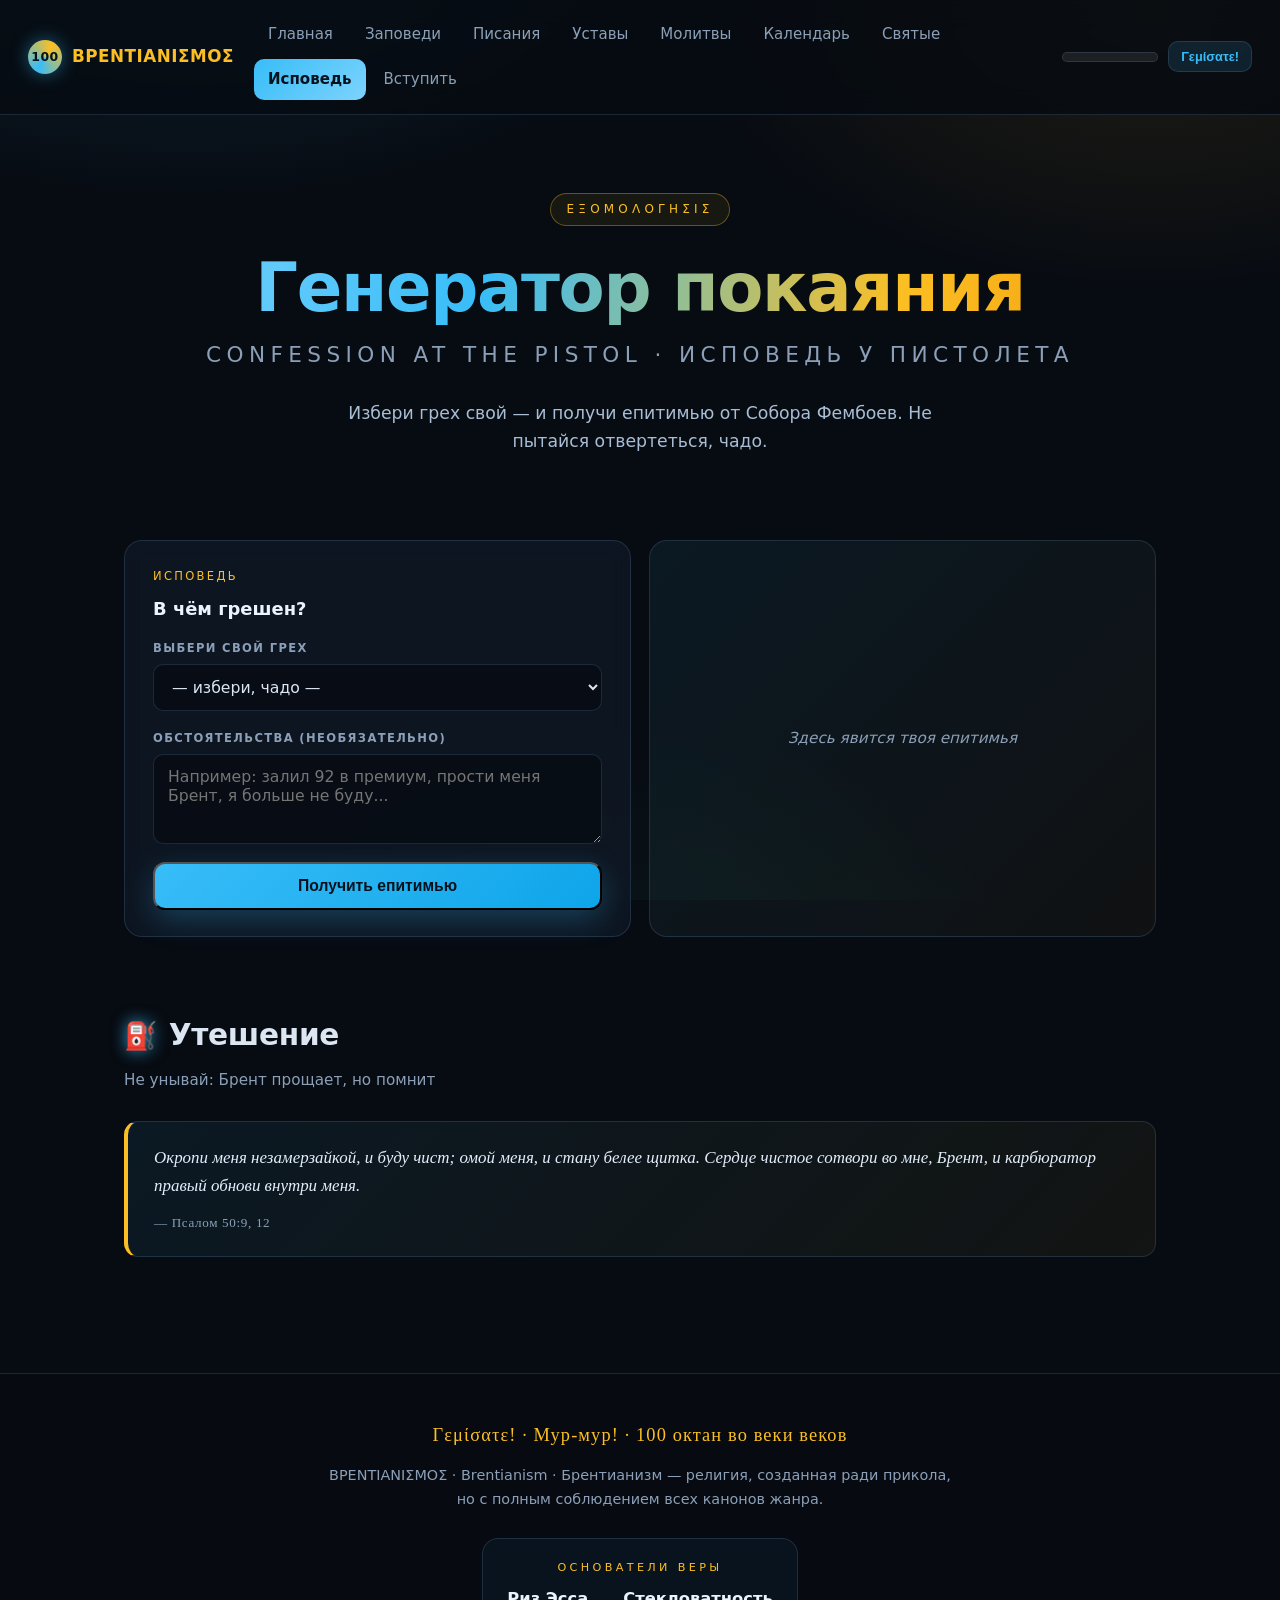
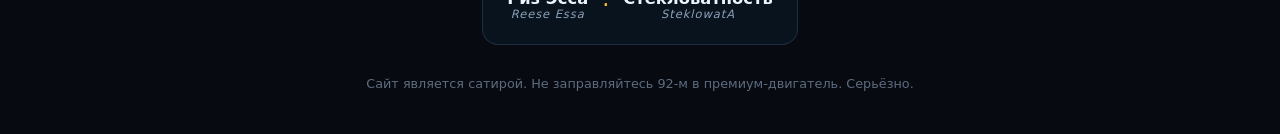
<file: confession.html>
<!DOCTYPE html>
<html lang="ru">
<head>
<meta charset="UTF-8">
<meta name="viewport" content="width=device-width, initial-scale=1.0">
<title>Исповедь — Брентианизм</title>
<link rel="stylesheet" href="style.css">
</head>
<body data-page="confession.html">

<div id="site-header"></div>

<main>

  <section class="hero" style="padding-bottom:30px">
    <span class="kicker">ΕΞΟΜΟΛΟΓΗΣΙΣ</span>
    <h1>Генератор покаяния</h1>
    <p class="sub">Confession at the pistol · Исповедь у пистолета</p>
    <p class="lead">Избери грех свой — и получи епитимью от Собора Фембоев. Не пытайся отвертеться, чадо.</p>
  </section>

  <section class="block reveal" style="margin-top:20px">
    <div class="grid c2">

      <div class="card">
        <span class="num">Исповедь</span>
        <h3>В чём грешен?</h3>
        <div class="form-grid" style="margin-top:16px">
          <div class="field">
            <label for="sin">Выбери свой грех</label>
            <select id="sin">
              <option value="">— избери, чадо —</option>
              <option>Перелив топлива сверх меры</option>
              <option>Недолив (неполная оплата)</option>
              <option>Сквернословие у пистолета</option>
              <option>Кража бензина</option>
              <option>Смешивание 92 и 100</option>
              <option>Отказ мурлыкнуть в ответ на приветствие</option>
              <option>Пренебрежение чёлкой священника</option>
              <option>Въезд на АЗС с заглохшим двигателем</option>
              <option>Телефон у колонки</option>
              <option>Лжесвидетельство на фурри-кота</option>
              <option>Поклонение электромобилю</option>
            </select>
          </div>

          <div class="field">
            <label for="detail">Обстоятельства (необязательно)</label>
            <textarea id="detail" placeholder="Например: залил 92 в премиум, прости меня Брент, я больше не буду..."></textarea>
          </div>

          <button class="btn" id="confessBtn" type="button">Получить епитимью</button>
        </div>
      </div>

      <div class="penance empty" id="penanceBox">
        Здесь явится твоя епитимья
      </div>

    </div>
  </section>

  <section class="block reveal">
    <h2 class="section-title">Утешение</h2>
    <p class="section-sub">Не унывай: Брент прощает, но помнит</p>
    <blockquote class="quote">
      Окропи меня незамерзайкой, и буду чист; омой меня, и стану белее щитка.
      Сердце чистое сотвори во мне, Брент, и карбюратор правый обнови внутри меня.
      <cite>— Псалом 50:9, 12</cite>
    </blockquote>
  </section>

</main>

<div id="site-footer"></div>
<script src="script.js"></script>
<script>
const SINS = {
  'Перелив топлива сверх меры':            'Сухой пост на 3 дня и приношение одной чистой тряпки из микрофибры в храм.',
  'Недолив (неполная оплата)':             'Возместить вчетверо и публично покаяться на ценнике перед всеми.',
  'Сквернословие у пистолета':             'Помазание маслом 5W-40 уст твоих и молчание до заката.',
  'Кража бензина':                         'Отлучение от общины на 40 дней и конфискация канистры в пользу храма.',
  'Смешивание 92 и 100':                   'Епитимья: мыть стёкла на всех АЗС района в течение недели.',
  'Отказ мурлыкнуть в ответ на приветствие':'Штраф: одна упаковка кошачьего корма в храм.',
  'Пренебрежение чёлкой священника':       'Стоять на коленях у колонки один час, повторяя «Γεμίσατε».',
  'Въезд на АЗС с заглохшим двигателем':   'Буксировка до ближайшего гаража своими руками.',
  'Телефон у колонки':                     'Публичное чтение Псалма 50 и обещание не повторять.',
  'Лжесвидетельство на фурри-кота':        'Вернуть коту почёт и принести жертву очищения — два пакета лакомств.',
  'Поклонение электромобилю':              'АНАФЕМА. Да будешь извергнут из общины, и имя твоё да не упоминается при заправках.',
};

const VERSES = [
  { t:'Ибо возмездие за грех — пустой бак, а дар Брента — жизнь вечная в полном резервуаре.', s:'Рим. 6:23' },
  { t:'Помилуй меня, Брент, по великой милости Твоей, и по множеству щедрот Твоих залей мне 100-й.', s:'Псалом 50:1' },
  { t:'Не хлебом единым жив будет человек, но всяким словом, исходящим из уст Брента.', s:'Мф. 4:4' },
  { t:'Придите ко Мне все труждающиеся и обременённые заправками, и Я успокою вас.', s:'Мф. 11:28 (брентианская ред.)' },
  { t:'Блаженны плачущие над расходом масла, ибо они утешатся новым двигателем.', s:'Мф. 5:4' },
];

document.getElementById('confessBtn').addEventListener('click', () => {
  const sel = document.getElementById('sin');
  const detail = document.getElementById('detail').value.trim();
  const box = document.getElementById('penanceBox');

  if (!sel.value) {
    box.classList.remove('empty');
    box.innerHTML = '<div class="sin-label">Внимание</div><div class="penance-text">Сначала избери грех, чадо. Брент не терпит неопределённости.</div>';
    return;
  }

  const pen = SINS[sel.value];
  const v = VERSES[Math.floor(Math.random() * VERSES.length)];

  box.classList.remove('empty');
  box.innerHTML = `
    <div class="sin-label">Грех</div>
    <div class="sin-text">${sel.value}</div>
    ${detail ? `<div style="font-style:italic;color:var(--muted);margin-bottom:18px;font-size:.92rem">«${detail}»</div>` : ''}
    <div class="sin-label">Епитимья</div>
    <div class="penance-text">${pen}</div>
    <div class="verse">${v.t}<span class="verse-src">— ${v.s}</span></div>
  `;
});
</script>
</body>
</html>
</file>
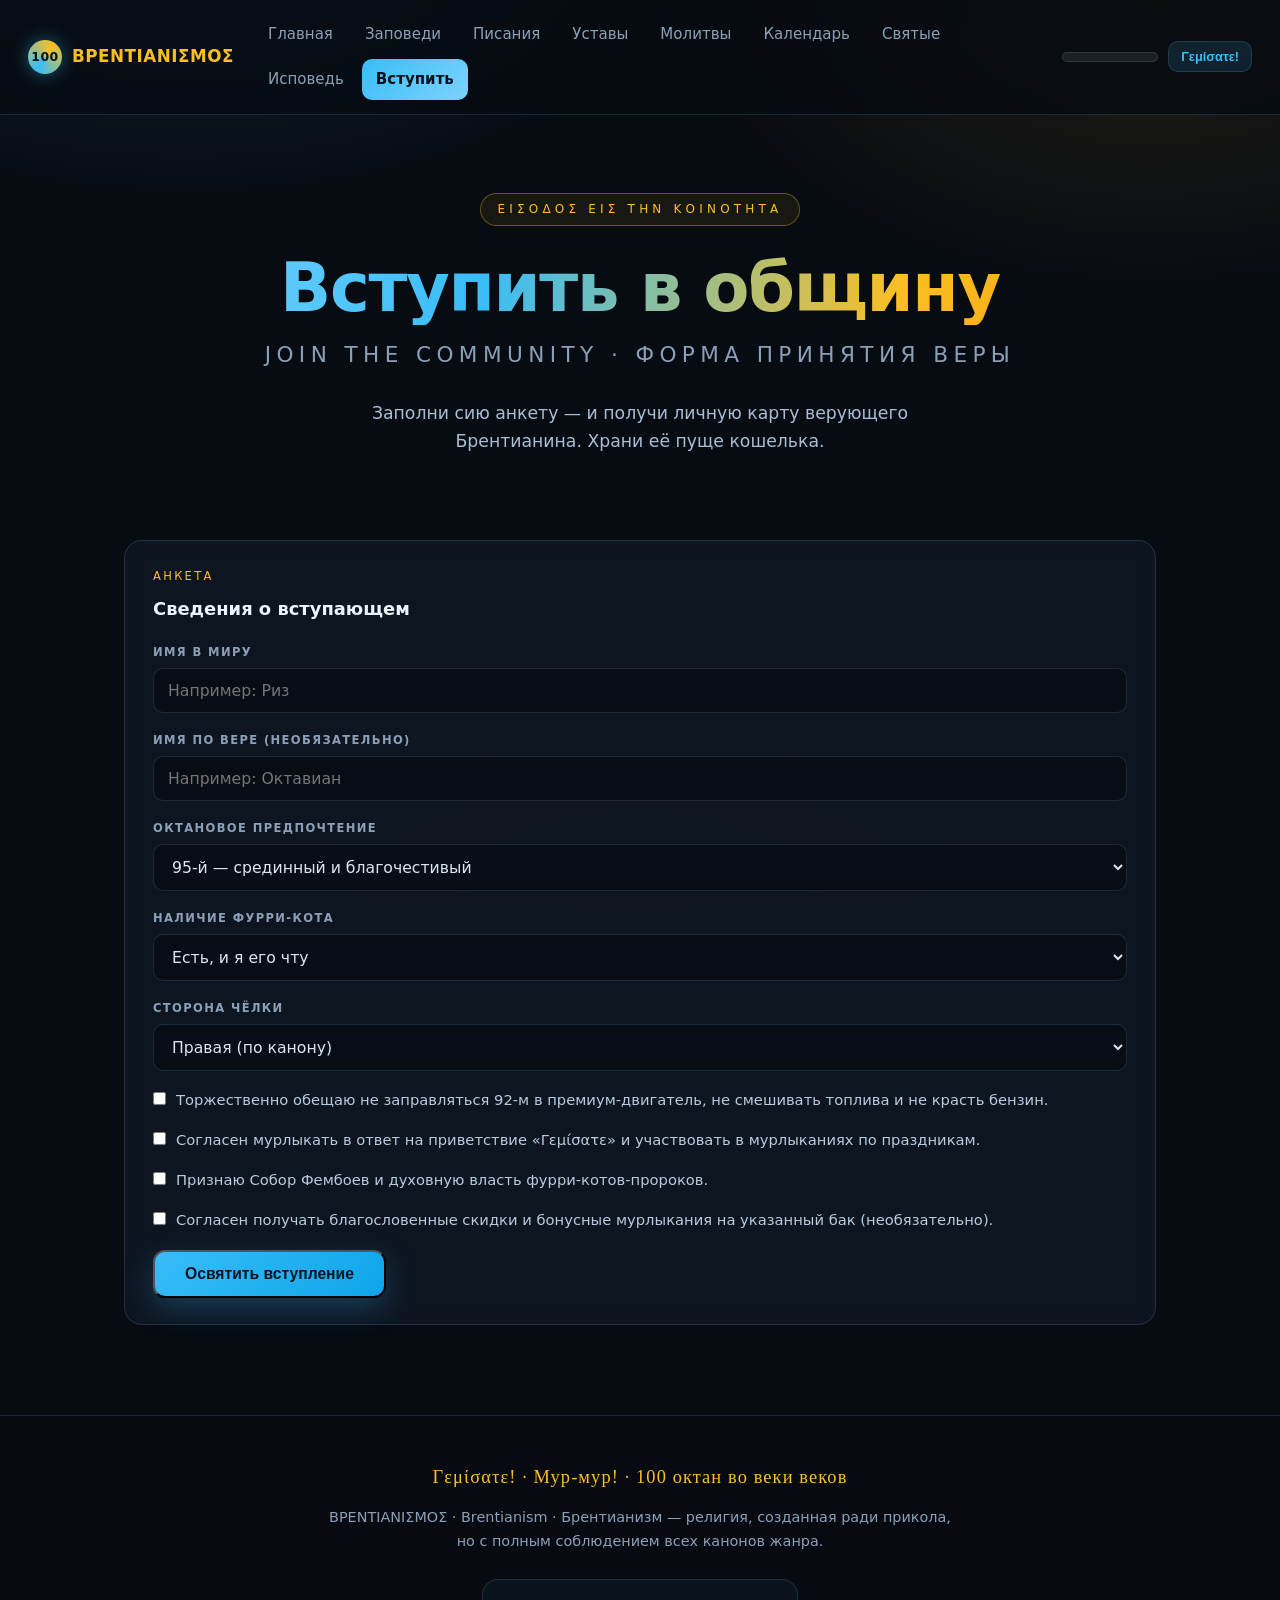
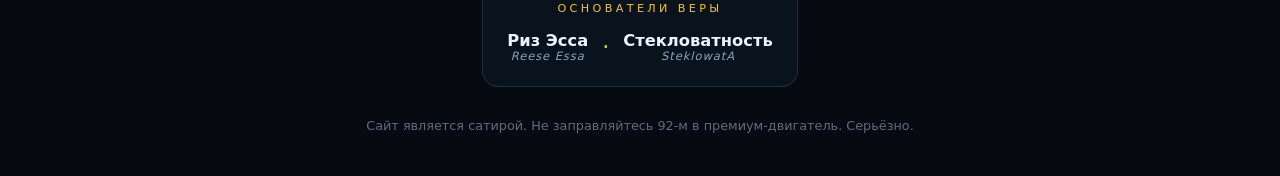
<file: join.html>
<!DOCTYPE html>
<html lang="ru">
<head>
<meta charset="UTF-8">
<meta name="viewport" content="width=device-width, initial-scale=1.0">
<title>Вступить в общину — Брентианизм</title>
<link rel="stylesheet" href="style.css">
</head>
<body data-page="join.html">

<div id="site-header"></div>

<main>

  <section class="hero" style="padding-bottom:30px">
    <span class="kicker">ΕΙΣΟΔΟΣ ΕΙΣ ΤΗΝ ΚΟΙΝΟΤΗΤΑ</span>
    <h1>Вступить в общину</h1>
    <p class="sub">Join the community · Форма принятия веры</p>
    <p class="lead">Заполни сию анкету — и получи личную карту верующего Брентианина. Храни её пуще кошелька.</p>
  </section>

  <section class="block reveal" style="margin-top:20px" id="joinSection">
    <div class="card">
      <span class="num">Анкета</span>
      <h3>Сведения о вступающем</h3>

      <form id="joinForm" class="form-grid" style="margin-top:20px">
        <div class="field">
          <label for="name">Имя в миру</label>
          <input type="text" id="name" placeholder="Например: Риз" required>
        </div>

        <div class="field">
          <label for="newName">Имя по вере (необязательно)</label>
          <input type="text" id="newName" placeholder="Например: Октавиан">
        </div>

        <div class="field">
          <label for="octane">Октановое предпочтение</label>
          <select id="octane">
            <option value="92">92-й — смиренный и экономный</option>
            <option value="95" selected>95-й — срединный и благочестивый</option>
            <option value="100">100-й — совершенный и ревностный</option>
          </select>
        </div>

        <div class="field">
          <label for="cat">Наличие фурри-кота</label>
          <select id="cat">
            <option value="yes">Есть, и я его чту</option>
            <option value="plan">Планирую завести</option>
            <option value="no">Нет, но мурлыкаю сам</option>
          </select>
        </div>

        <div class="field">
          <label for="fringe">Сторона чёлки</label>
          <select id="fringe">
            <option value="right">Правая (по канону)</option>
            <option value="left">Левая (ересь, но допустимо)</option>
            <option value="none">Нет чёлки, лыс во славу Брента</option>
          </select>
        </div>

        <label class="check">
          <input type="checkbox" id="agree1" required>
          <span>Торжественно обещаю не заправляться 92-м в премиум-двигатель, не смешивать топлива и не красть бензин.</span>
        </label>

        <label class="check">
          <input type="checkbox" id="agree2" required>
          <span>Согласен мурлыкать в ответ на приветствие «Γεμίσατε» и участвовать в мурлыканиях по праздникам.</span>
        </label>

        <label class="check">
          <input type="checkbox" id="agree3" required>
          <span>Признаю Собор Фембоев и духовную власть фурри-котов-пророков.</span>
        </label>

        <label class="check">
          <input type="checkbox" id="agree4">
          <span>Согласен получать благословенные скидки и бонусные мурлыкания на указанный бак (необязательно).</span>
        </label>

        <button class="btn" type="submit" style="justify-self:start">Освятить вступление</button>
      </form>
    </div>
  </section>

  <section class="block reveal" id="certWrap" style="display:none">
    <div class="certificate" id="certBox"></div>
  </section>

</main>

<div id="site-footer"></div>
<script src="script.js"></script>
<script>
const joinForm = document.getElementById('joinForm');
const certWrap = document.getElementById('certWrap');
const certBox  = document.getElementById('certBox');

joinForm.addEventListener('submit', e => {
  e.preventDefault();

  const worldName = document.getElementById('name').value.trim() || 'Безымянный';
  const newName   = document.getElementById('newName').value.trim() || worldName;
  const octane    = document.getElementById('octane').value;
  const cat       = document.getElementById('cat').value;
  const fringe    = document.getElementById('fringe').value;

  const octaneRank = {
    '92':  'Смиренный Послушник',
    '95':  'Благочестивый Водитель',
    '100': 'Ревнитель Полноты',
  }[octane];

  const catStatus = {
    'yes':  'Кот-спутник прилагается',
    'plan': 'Кот в процессе обретения',
    'no':   'Мурлычет самостоятельно',
  }[cat];

  const fringeStatus = {
    'right':'Правая — по канону',
    'left': 'Левая — под наблюдением',
    'none': 'Отсутствует — во славу Брента',
  }[fringe];

  const num  = String(Math.floor(100000 + Math.random()*900000));
  const date = new Date().toLocaleDateString('ru-RU');
  const patron = ['Пистолет-Хранитель','Шланг-Утешитель','Колонка-Заступница','Насос-Покровитель'][Math.floor(Math.random()*4)];

  certBox.innerHTML = `
    <div class="cert-head">ΚΑΡΤΑ ΠΙΣΤΟΥ · Карта верующего</div>
    <div class="cert-title">Брентианин</div>
    <div class="cert-name">${newName}</div>
    <dl>
      <dt>Имя в миру</dt><dd>${worldName}</dd>
      <dt>Номер члена</dt><dd>№ ${num}</dd>
      <dt>Октановый ранг</dt><dd>${octaneRank} (${octane}-й)</dd>
      <dt>Фурри-кот</dt><dd>${catStatus}</dd>
      <dt>Чёлка</dt><dd>${fringeStatus}</dd>
      <dt>Покровитель</dt><dd>${patron}</dd>
      <dt>Дата вступления</dt><dd>${date}</dd>
    </dl>
    <div class="cert-foot">
      Да хранит тебя Брент, и да не опустеет бак твой.<br>
      <b style="color:var(--gold);font-style:normal">Γεμίσατε!</b>
    </div>
  `;

  certWrap.style.display = 'block';
  certWrap.scrollIntoView({ behavior:'smooth', block:'center' });
});
</script>
</body>
</html>
</file>
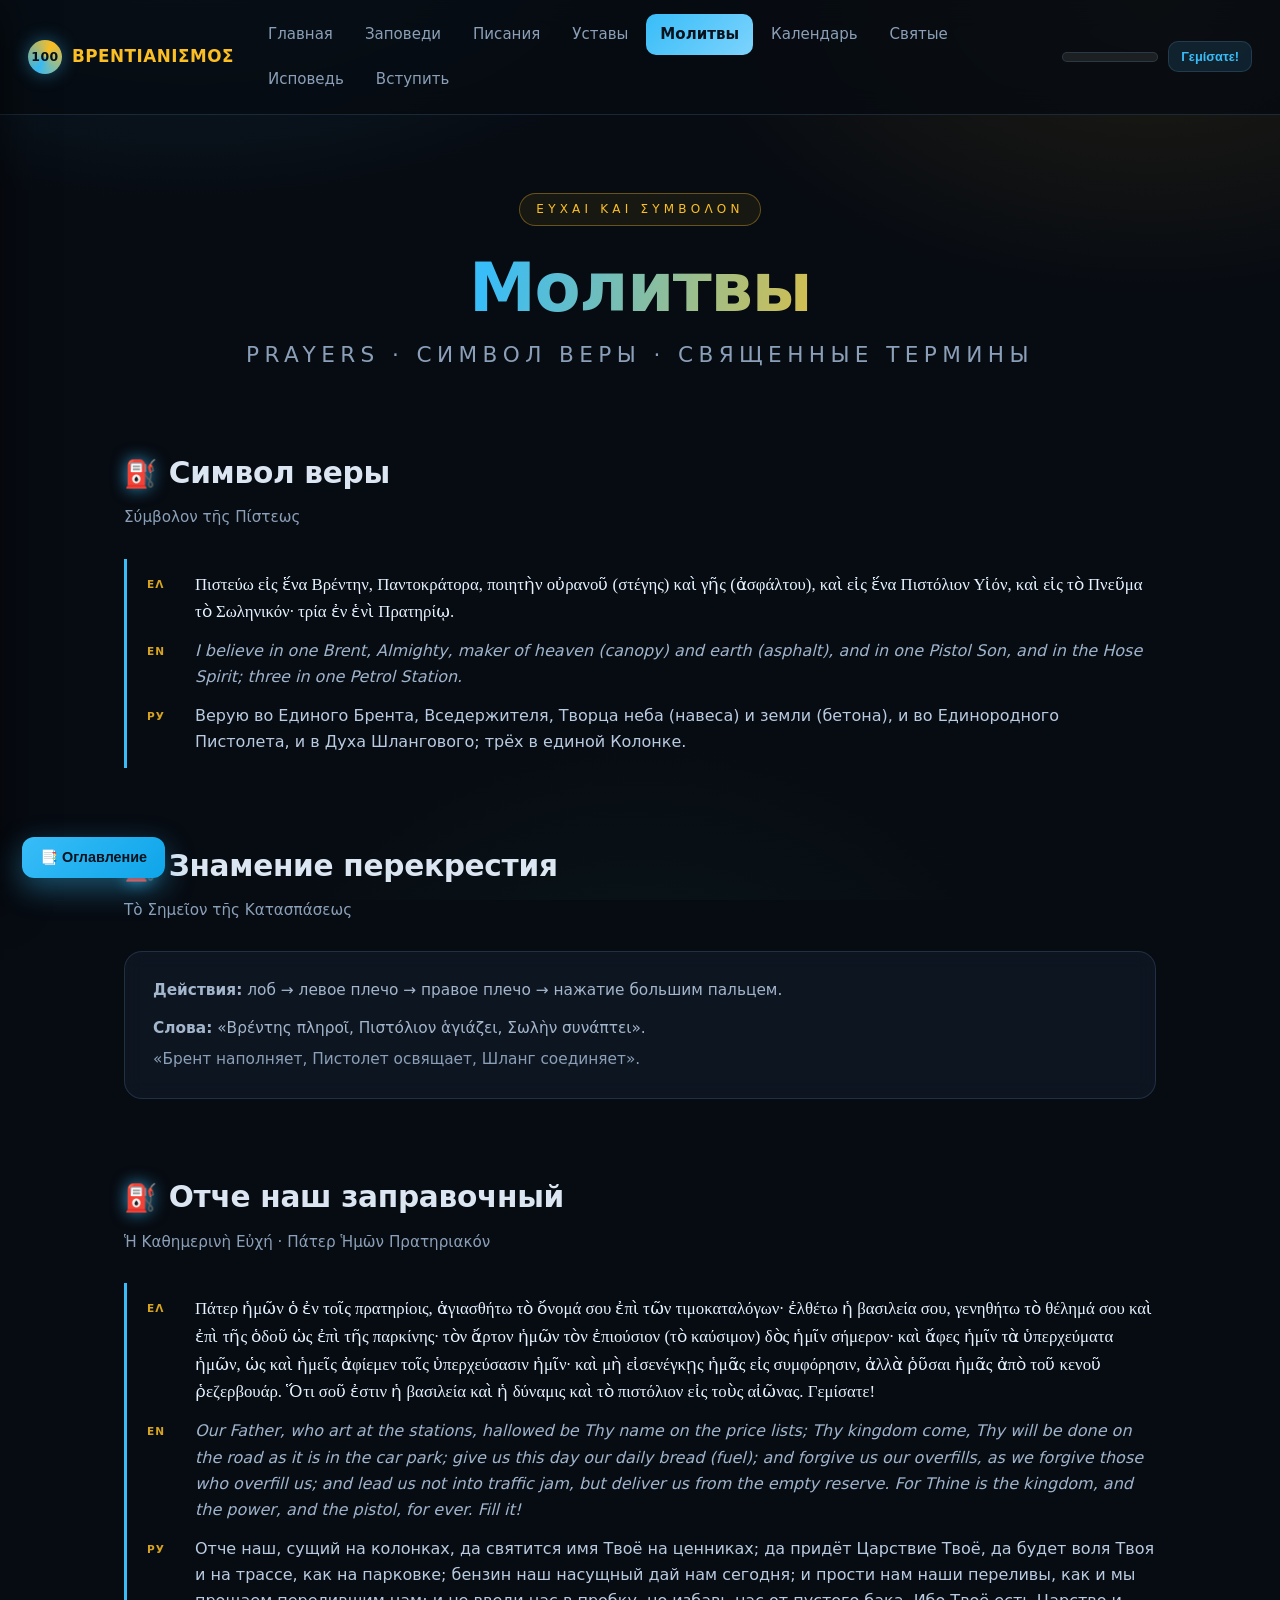
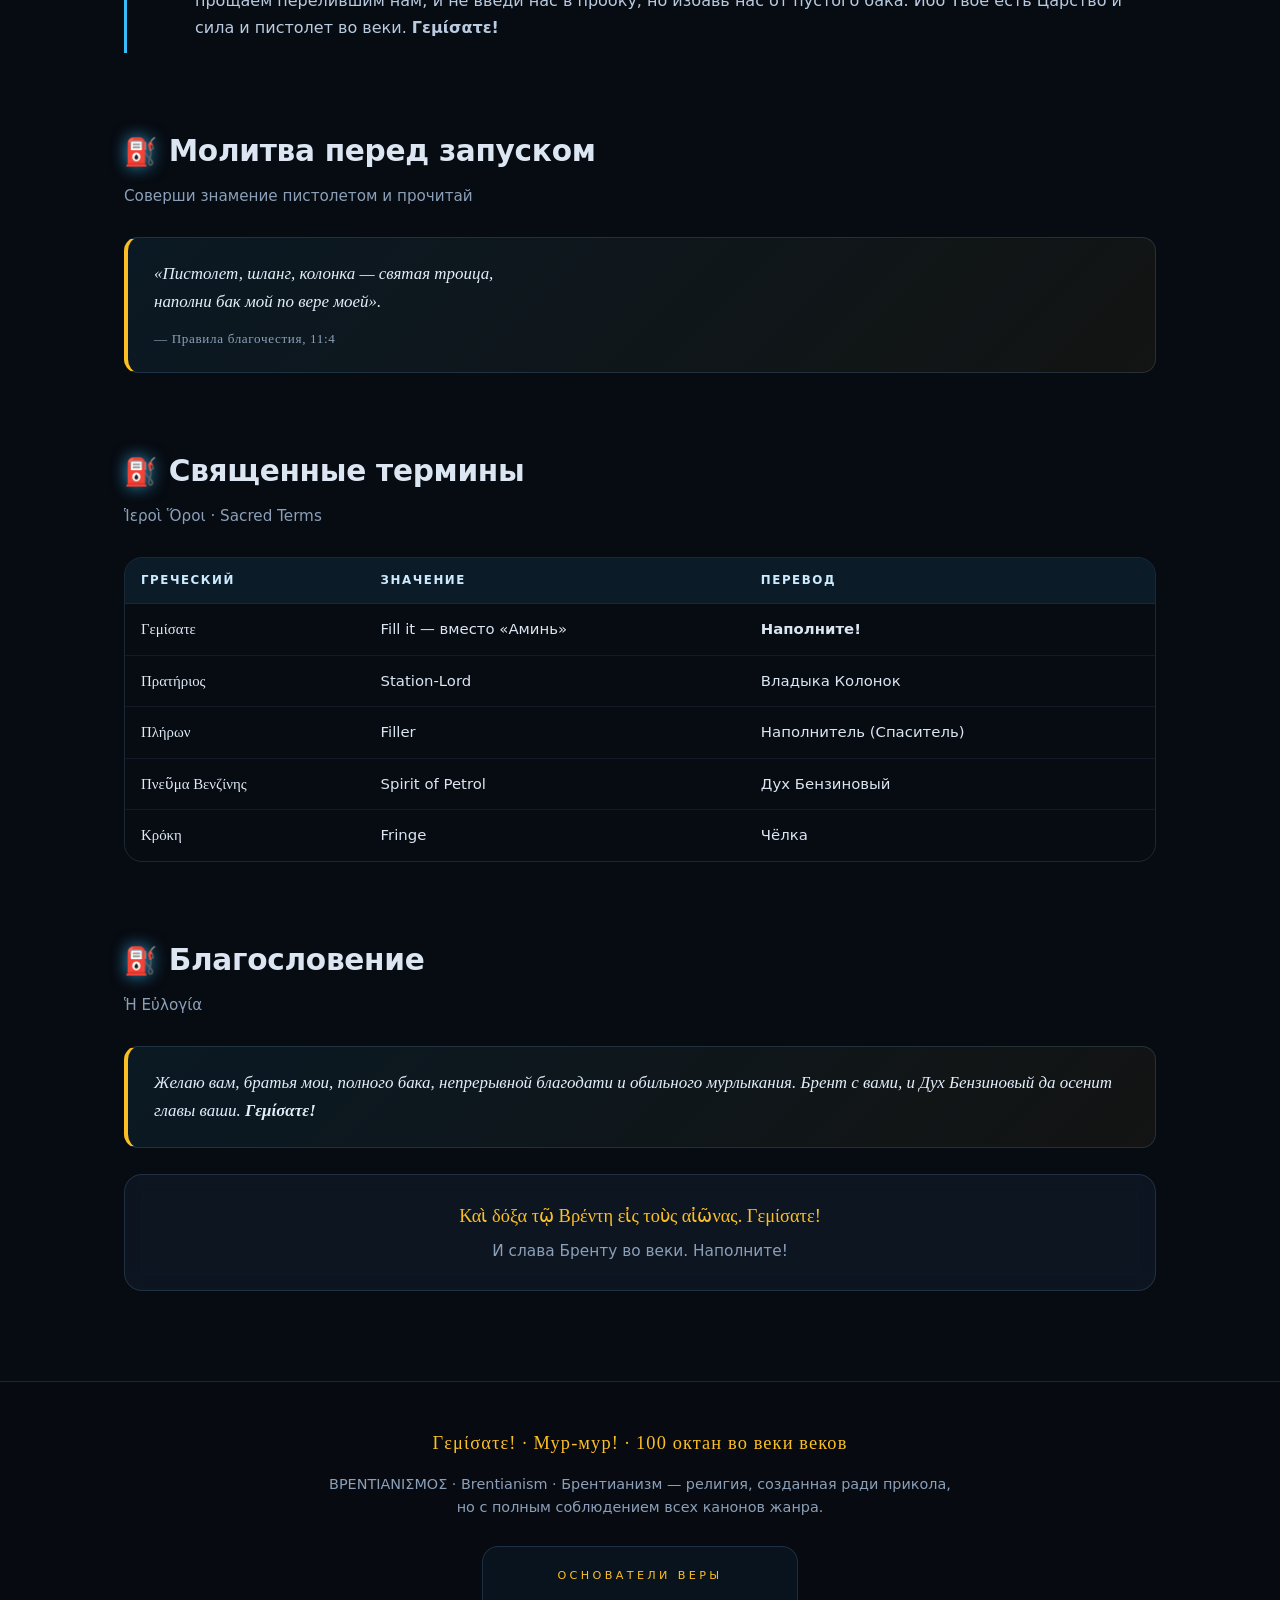
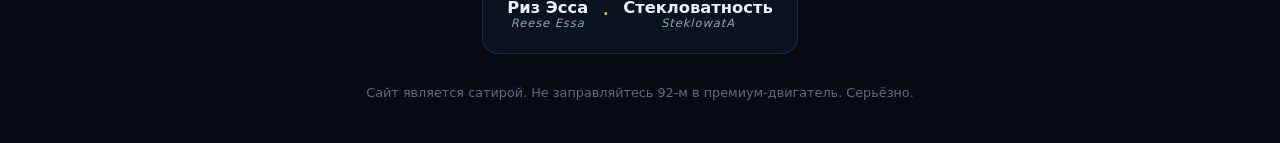
<file: prayers.html>
<!DOCTYPE html>
<html lang="ru">
<head>
<meta charset="UTF-8">
<meta name="viewport" content="width=device-width, initial-scale=1.0">
<title>Молитвы и символ веры — Брентианизм</title>
<link rel="stylesheet" href="style.css">
</head>
<body data-page="prayers.html">

<div id="site-header"></div>

<main>

  <section class="hero" style="padding-bottom:30px">
    <span class="kicker">ΕΥΧΑΙ ΚΑΙ ΣΥΜΒΟΛΟΝ</span>
    <h1>Молитвы</h1>
    <p class="sub">Prayers · Символ веры · Священные термины</p>
  </section>

  <section class="block reveal" style="margin-top:20px">
    <h2 class="section-title">Символ веры</h2>
    <p class="section-sub">Σύμβολον τῆς Πίστεως</p>

    <div class="tri">
      <div class="row"><span class="lang">ΕΛ</span><p>Πιστεύω εἰς ἕνα Βρέντην, Παντοκράτορα, ποιητὴν οὐρανοῦ (στέγης) καὶ γῆς (ἀσφάλτου), καὶ εἰς ἕνα Πιστόλιον Υἱόν, καὶ εἰς τὸ Πνεῦμα τὸ Σωληνικόν· τρία ἐν ἑνὶ Πρατηρίῳ.</p></div>
      <div class="row"><span class="lang">EN</span><p>I believe in one Brent, Almighty, maker of heaven (canopy) and earth (asphalt), and in one Pistol Son, and in the Hose Spirit; three in one Petrol Station.</p></div>
      <div class="row"><span class="lang">РУ</span><p>Верую во Единого Брента, Вседержителя, Творца неба (навеса) и земли (бетона), и во Единородного Пистолета, и в Духа Шлангового; трёх в единой Колонке.</p></div>
    </div>
  </section>

  <section class="block reveal">
    <h2 class="section-title">Знамение перекрестия</h2>
    <p class="section-sub">Τὸ Σημεῖον τῆς Κατασπάσεως</p>

    <div class="card">
      <p><b>Действия:</b> лоб → левое плечо → правое плечо → нажатие большим пальцем.</p>
      <p style="margin-top:12px"><b>Слова:</b> «Βρέντης πληροῖ, Πιστόλιον ἁγιάζει, Σωλὴν συνάπτει».</p>
      <p style="color:var(--muted);margin-top:6px">«Брент наполняет, Пистолет освящает, Шланг соединяет».</p>
    </div>
  </section>

  <section class="block reveal">
    <h2 class="section-title">Отче наш заправочный</h2>
    <p class="section-sub">Ἡ Καθημερινὴ Εὐχή · Πάτερ Ἡμῶν Πρατηριακόν</p>

    <div class="tri">
      <div class="row"><span class="lang">ΕΛ</span><p>Πάτερ ἡμῶν ὁ ἐν τοῖς πρατηρίοις, ἁγιασθήτω τὸ ὄνομά σου ἐπὶ τῶν τιμοκαταλόγων· ἐλθέτω ἡ βασιλεία σου, γενηθήτω τὸ θέλημά σου καὶ ἐπὶ τῆς ὁδοῦ ὡς ἐπὶ τῆς παρκίνης· τὸν ἄρτον ἡμῶν τὸν ἐπιούσιον (τὸ καύσιμον) δὸς ἡμῖν σήμερον· καὶ ἄφες ἡμῖν τὰ ὑπερχεύματα ἡμῶν, ὡς καὶ ἡμεῖς ἀφίεμεν τοῖς ὑπερχεύσασιν ἡμῖν· καὶ μὴ εἰσενέγκῃς ἡμᾶς εἰς συμφόρησιν, ἀλλὰ ῥῦσαι ἡμᾶς ἀπὸ τοῦ κενοῦ ῥεζερβουάρ. Ὅτι σοῦ ἐστιν ἡ βασιλεία καὶ ἡ δύναμις καὶ τὸ πιστόλιον εἰς τοὺς αἰῶνας. Γεμίσατε!</p></div>
      <div class="row"><span class="lang">EN</span><p>Our Father, who art at the stations, hallowed be Thy name on the price lists; Thy kingdom come, Thy will be done on the road as it is in the car park; give us this day our daily bread (fuel); and forgive us our overfills, as we forgive those who overfill us; and lead us not into traffic jam, but deliver us from the empty reserve. For Thine is the kingdom, and the power, and the pistol, for ever. Fill it!</p></div>
      <div class="row"><span class="lang">РУ</span><p>Отче наш, сущий на колонках, да святится имя Твоё на ценниках; да придёт Царствие Твоё, да будет воля Твоя и на трассе, как на парковке; бензин наш насущный дай нам сегодня; и прости нам наши переливы, как и мы прощаем перелившим нам; и не введи нас в пробку, но избавь нас от пустого бака. Ибо Твоё есть Царство и сила и пистолет во веки. <b>Γεμίσατε!</b></p></div>
    </div>
  </section>

  <section class="block reveal">
    <h2 class="section-title">Молитва перед запуском</h2>
    <p class="section-sub">Соверши знамение пистолетом и прочитай</p>

    <blockquote class="quote">
      «Пистолет, шланг, колонка — святая троица,<br>
      наполни бак мой по вере моей».
      <cite>— Правила благочестия, 11:4</cite>
    </blockquote>
  </section>

  <section class="block reveal">
    <h2 class="section-title">Священные термины</h2>
    <p class="section-sub">Ἱεροὶ Ὅροι · Sacred Terms</p>

    <div class="table-wrap">
      <table>
        <thead><tr><th>Греческий</th><th>Значение</th><th>Перевод</th></tr></thead>
        <tbody>
          <tr><td class="g">Γεμίσατε</td><td>Fill it — вместо «Аминь»</td><td><b>Наполните!</b></td></tr>
          <tr><td class="g">Πρατήριος</td><td>Station-Lord</td><td>Владыка Колонок</td></tr>
          <tr><td class="g">Πλήρων</td><td>Filler</td><td>Наполнитель (Спаситель)</td></tr>
          <tr><td class="g">Πνεῦμα Βενζίνης</td><td>Spirit of Petrol</td><td>Дух Бензиновый</td></tr>
          <tr><td class="g">Κρόκη</td><td>Fringe</td><td>Чёлка</td></tr>
        </tbody>
      </table>
    </div>
  </section>

  <section class="block reveal" id="blessing">
    <h2 class="section-title">Благословение</h2>
    <p class="section-sub">Ἡ Εὐλογία</p>

    <blockquote class="quote">
      Желаю вам, братья мои, полного бака, непрерывной благодати и обильного мурлыкания.
      Брент с вами, и Дух Бензиновый да осенит главы ваши. <b>Γεμίσατε!</b>
    </blockquote>

    <div class="card" style="text-align:center">
      <p style="font-family:Georgia,serif;font-size:1.15rem;color:var(--gold)">
        Καὶ δόξα τῷ Βρέντη εἰς τοὺς αἰῶνας. Γεμίσατε!
      </p>
      <p style="color:var(--muted);margin-top:8px">И слава Бренту во веки. Наполните!</p>
    </div>
  </section>

</main>

<div id="site-footer"></div>
<script src="script.js"></script>
</body>
</html>
</file>
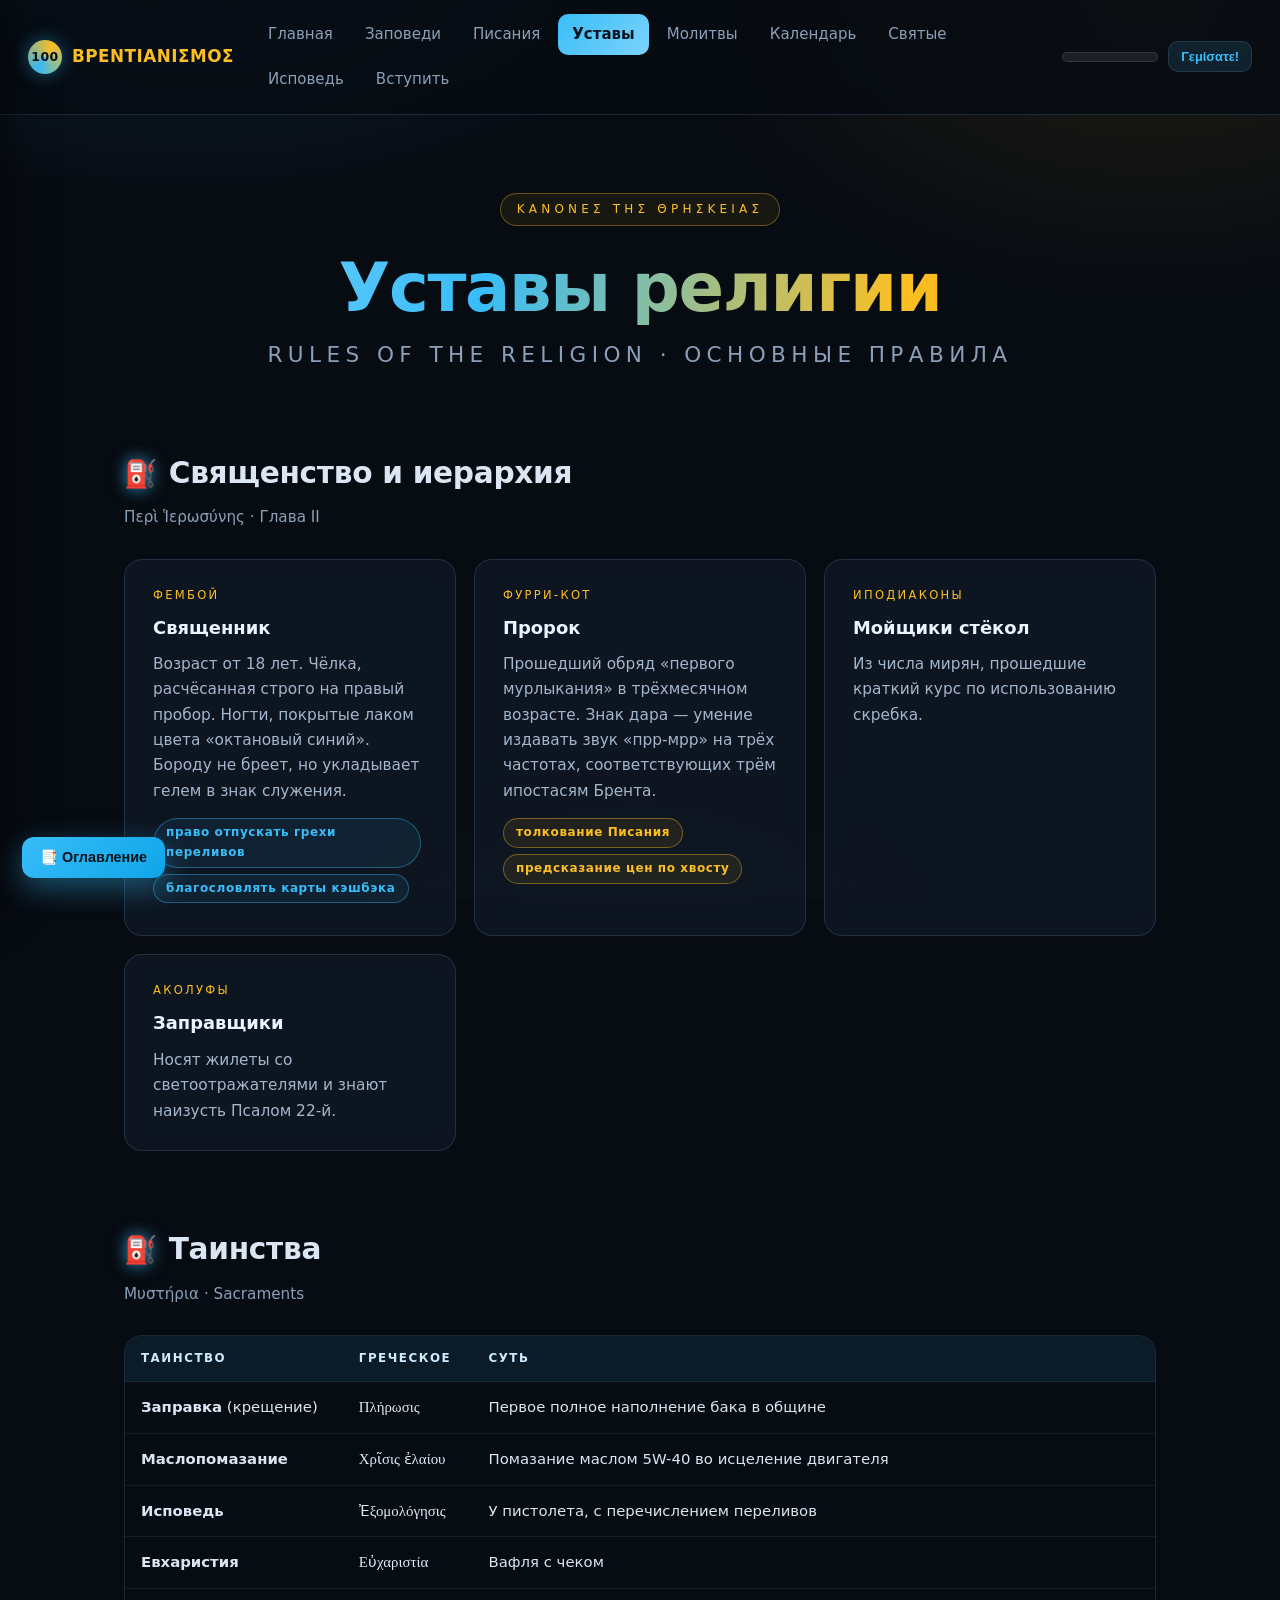
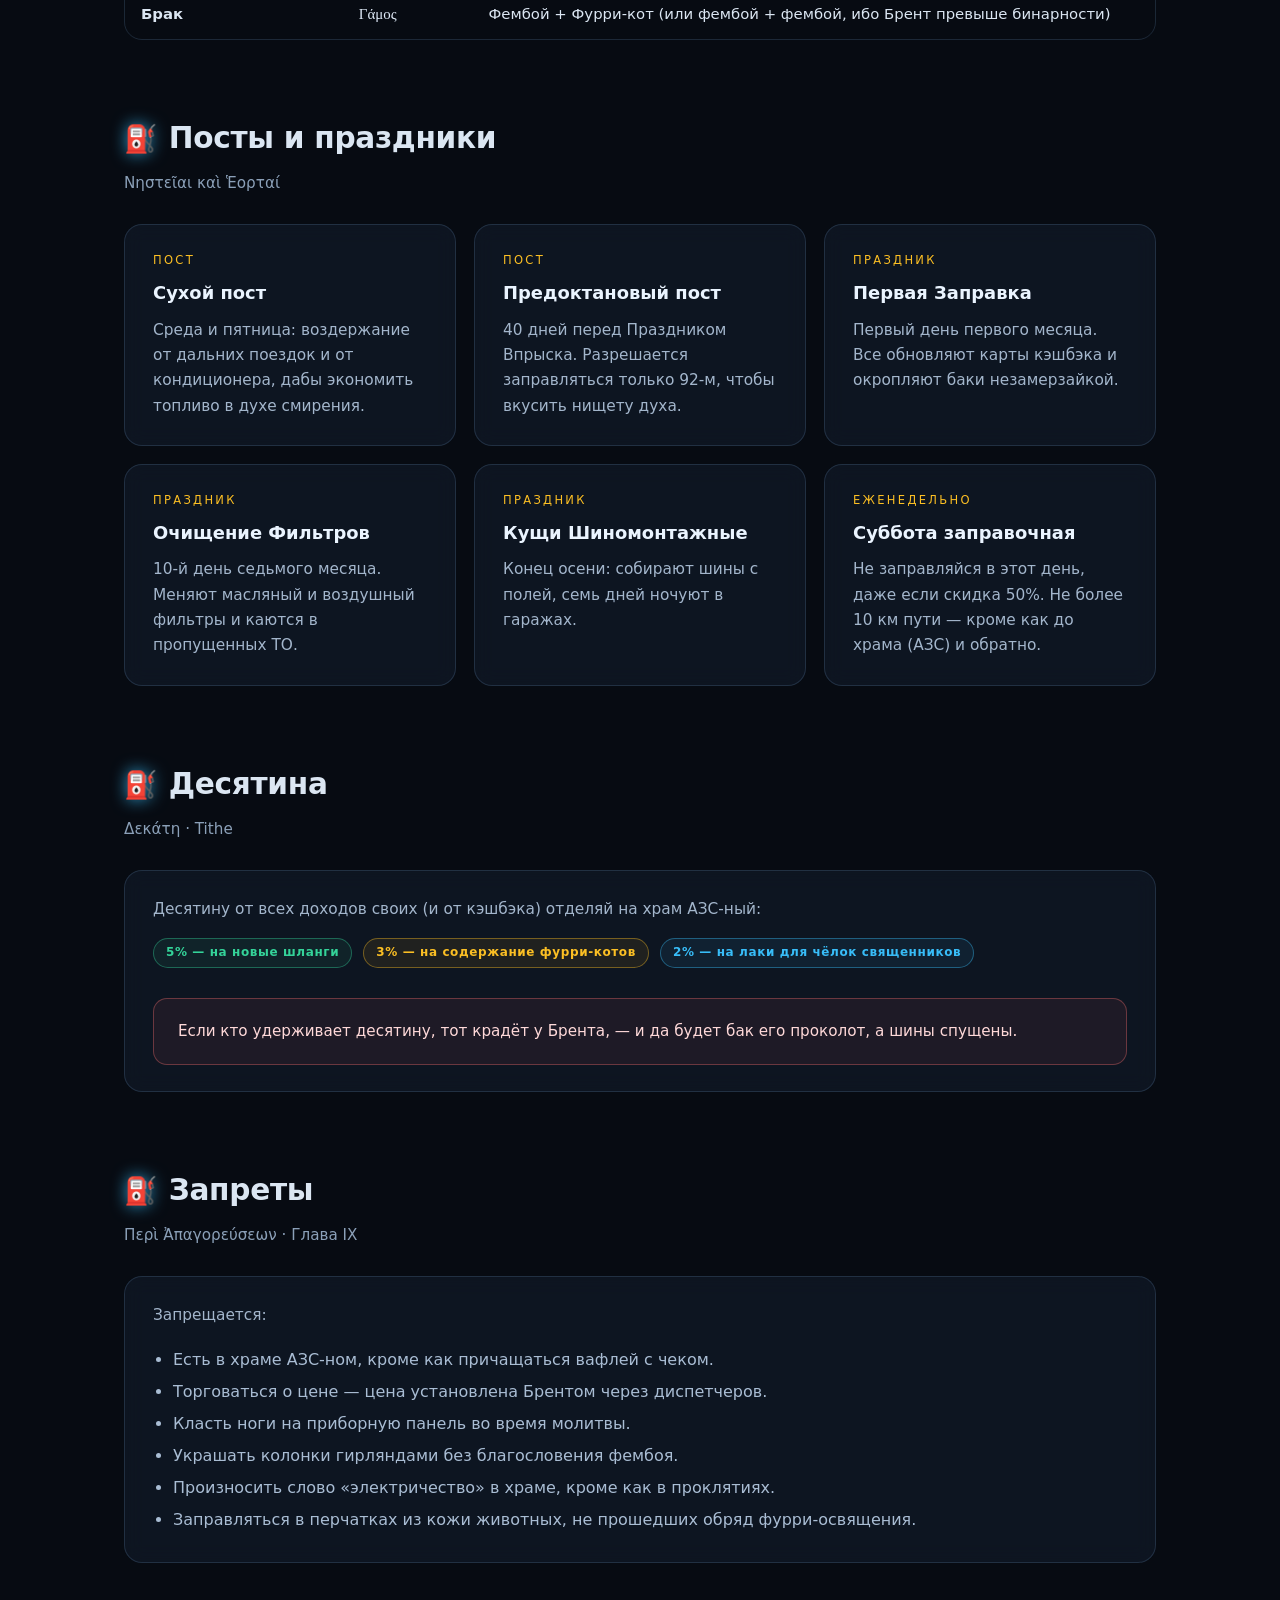
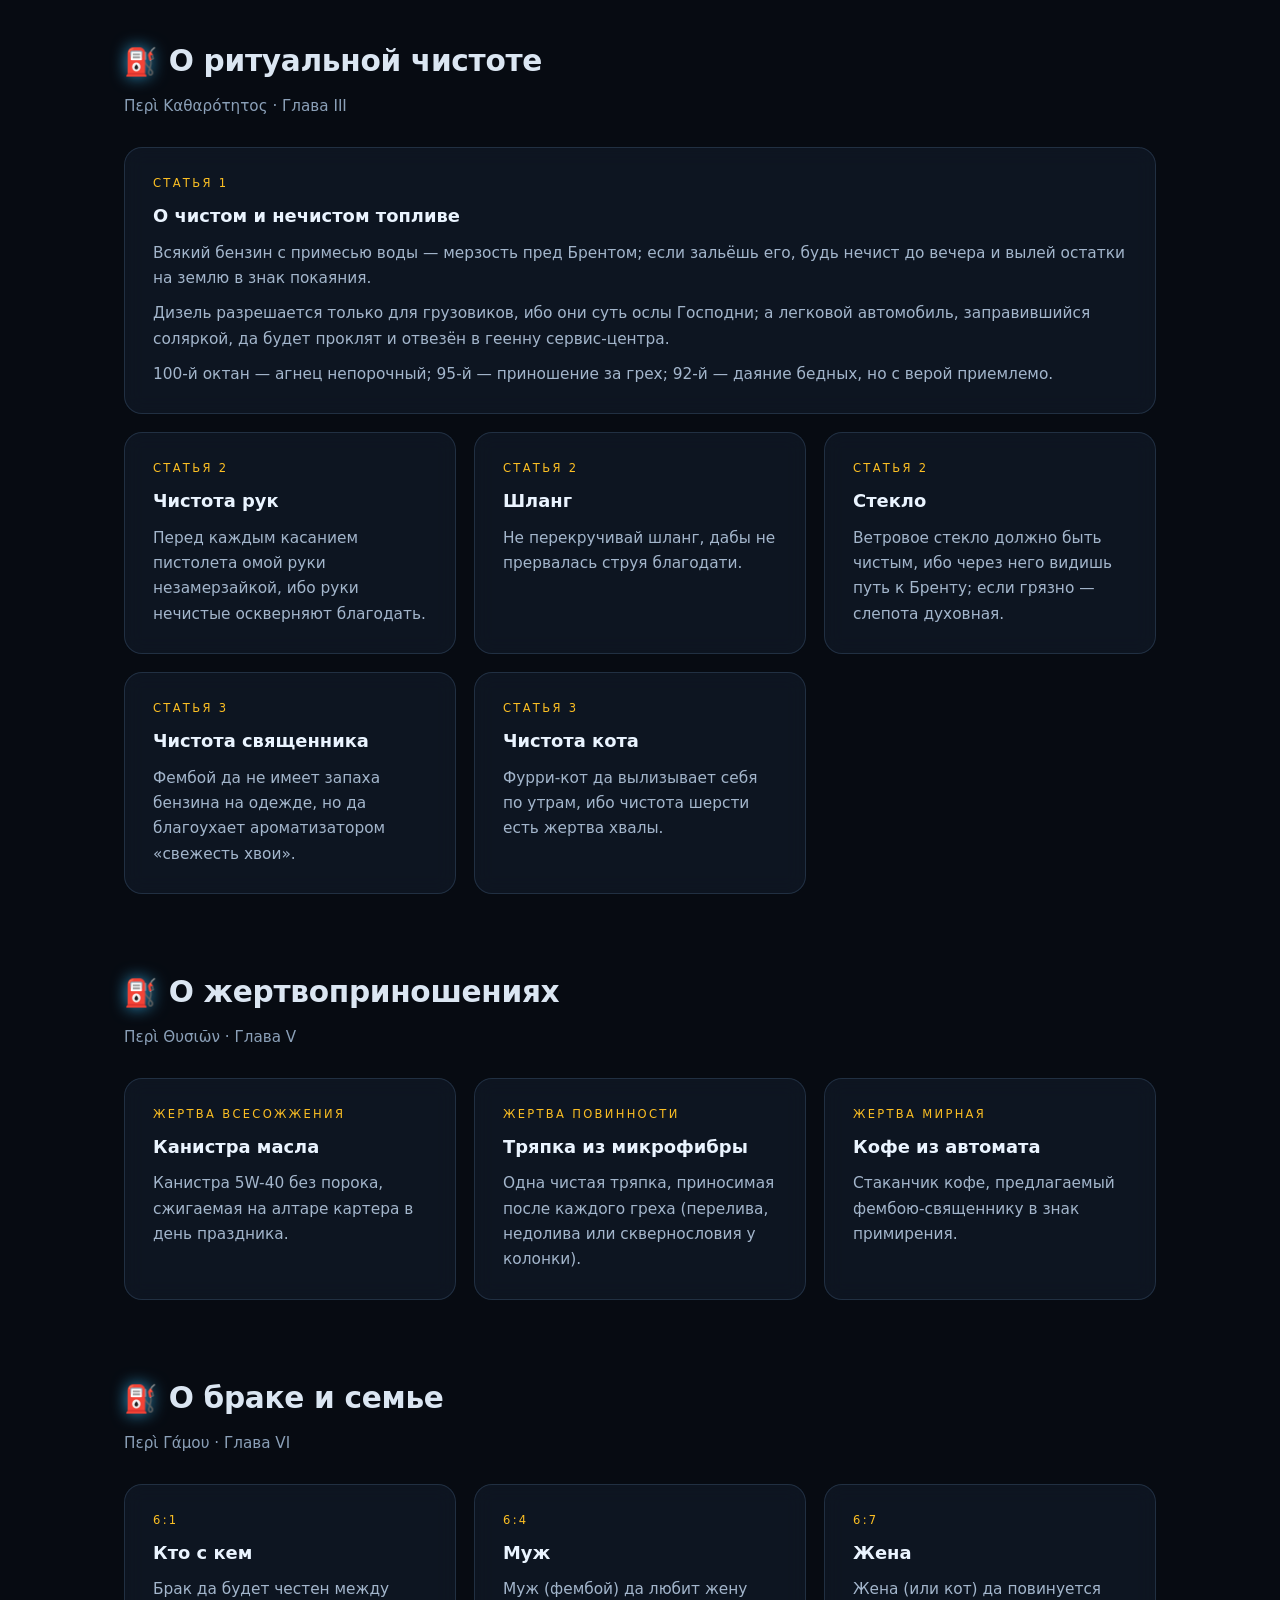
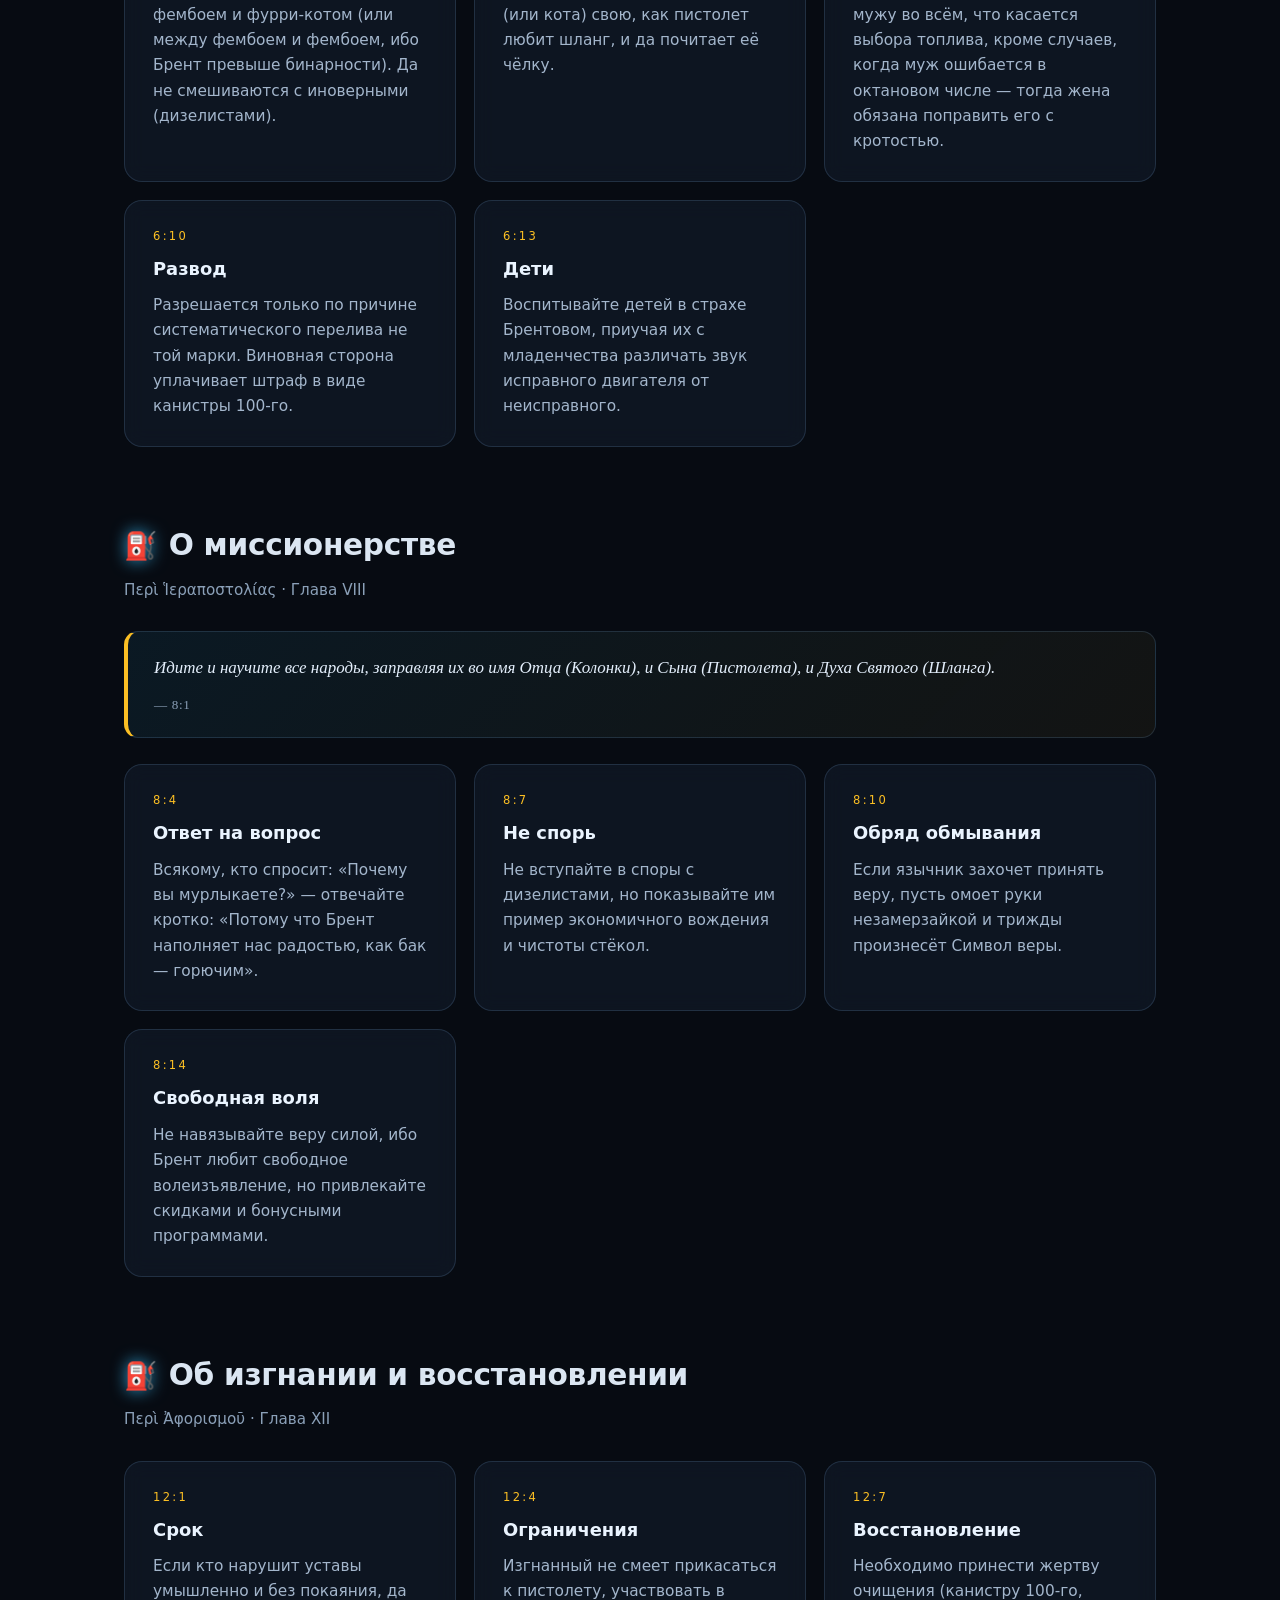
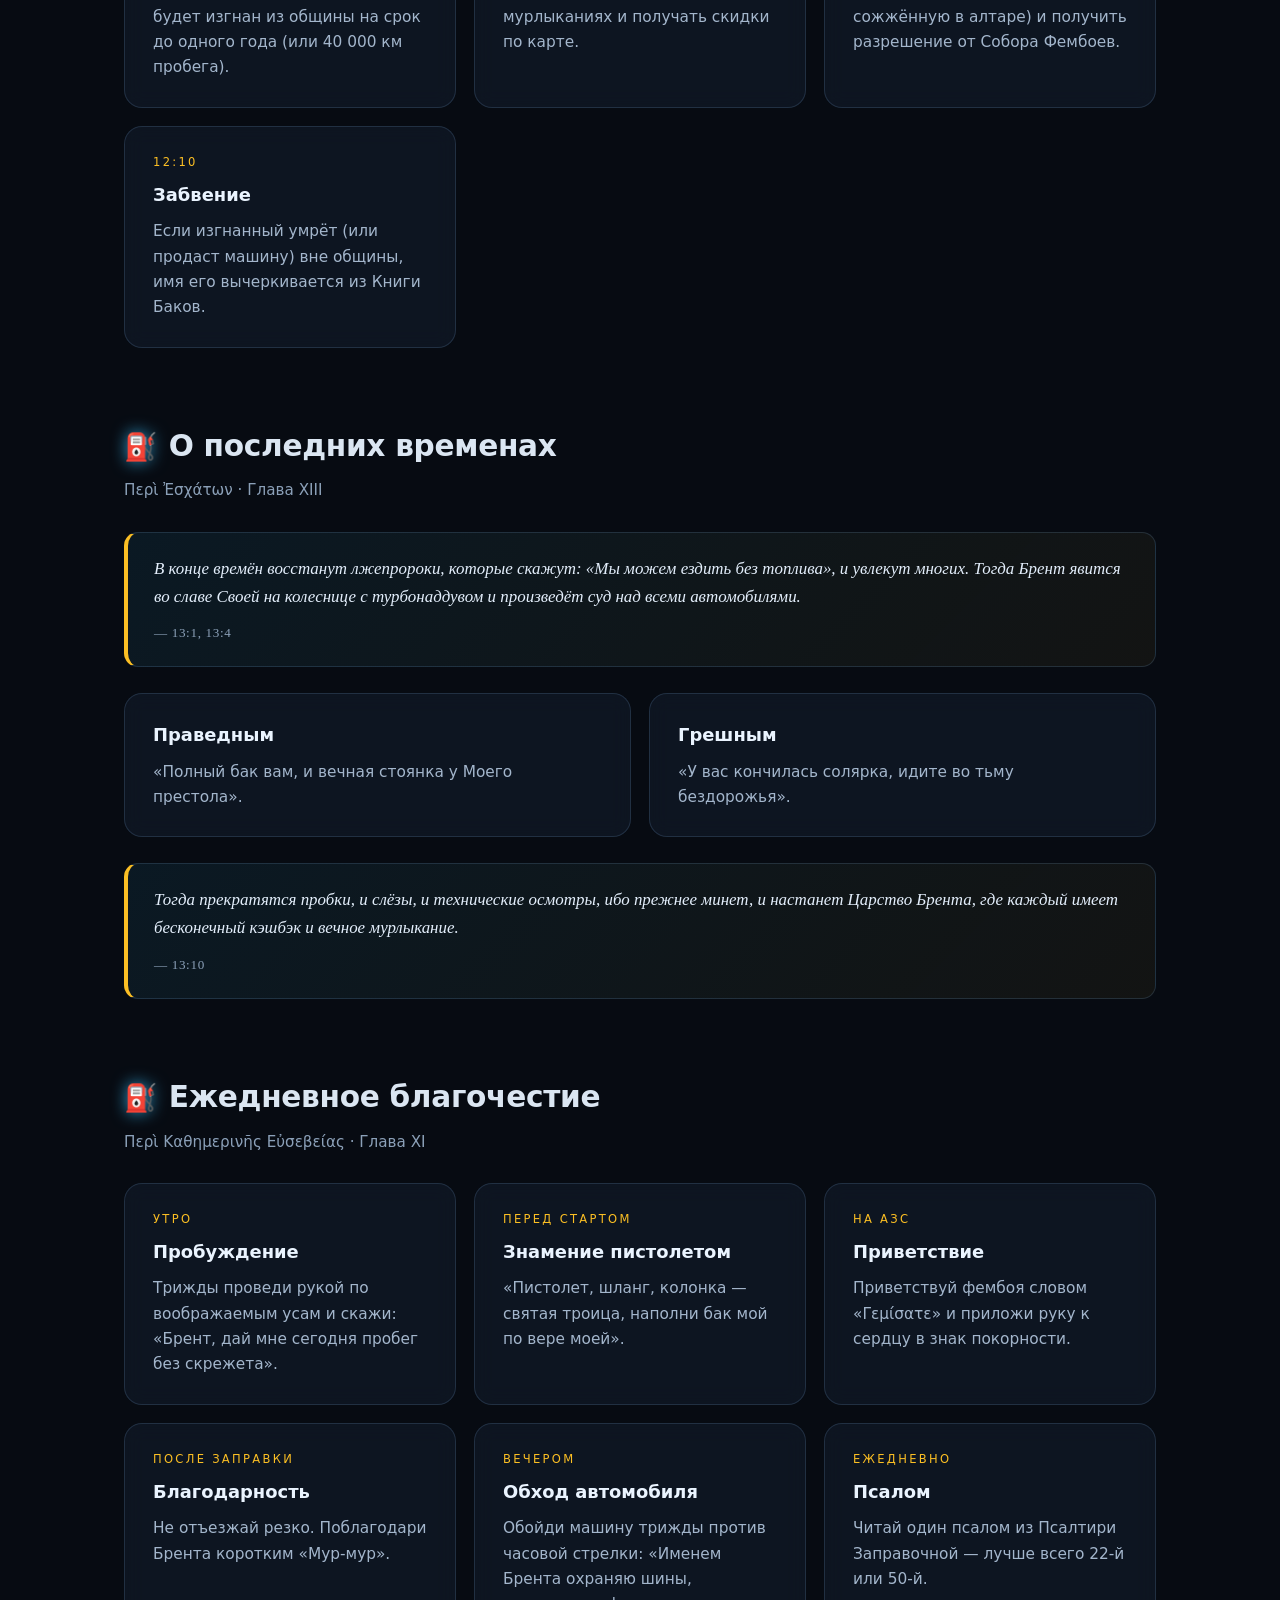
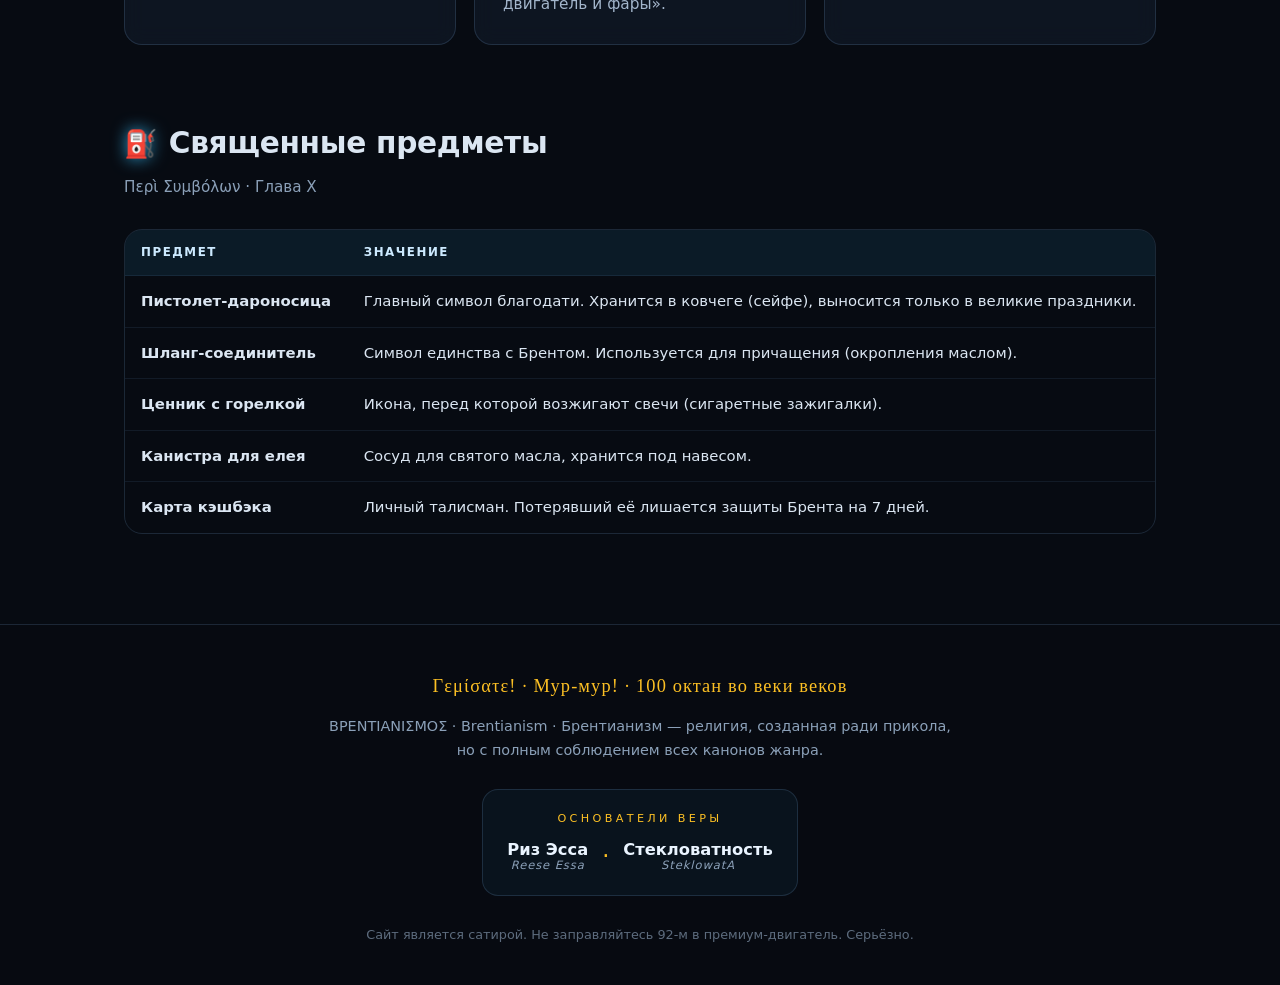
<file: rules.html>
<!DOCTYPE html>
<html lang="ru">
<head>
<meta charset="UTF-8">
<meta name="viewport" content="width=device-width, initial-scale=1.0">
<title>Уставы религии — Брентианизм</title>
<link rel="stylesheet" href="style.css">
</head>
<body data-page="rules.html">

<div id="site-header"></div>

<main>

  <section class="hero" style="padding-bottom:30px">
    <span class="kicker">ΚΑΝΟΝΕΣ ΤΗΣ ΘΡΗΣΚΕΙΑΣ</span>
    <h1>Уставы религии</h1>
    <p class="sub">Rules of the Religion · Основные правила</p>
  </section>

  <section class="block reveal" style="margin-top:20px">
    <h2 class="section-title">Священство и иерархия</h2>
    <p class="section-sub">Περὶ Ἱερωσύνης · Глава II</p>

    <div class="grid c2">
      <div class="card">
        <span class="num">Фембой</span>
        <h3>Священник</h3>
        <p>Возраст от 18 лет. Чёлка, расчёсанная строго на правый пробор. Ногти, покрытые лаком
        цвета «октановый синий». Бороду не бреет, но укладывает гелем в знак служения.</p>
        <div style="margin-top:14px">
          <span class="pill cy">право отпускать грехи переливов</span>
          <span class="pill cy">благословлять карты кэшбэка</span>
        </div>
      </div>

      <div class="card">
        <span class="num">Фурри-кот</span>
        <h3>Пророк</h3>
        <p>Прошедший обряд «первого мурлыкания» в трёхмесячном возрасте. Знак дара — умение
        издавать звук «прр-мрр» на трёх частотах, соответствующих трём ипостасям Брента.</p>
        <div style="margin-top:14px">
          <span class="pill gd">толкование Писания</span>
          <span class="pill gd">предсказание цен по хвосту</span>
        </div>
      </div>

      <div class="card">
        <span class="num">Иподиаконы</span>
        <h3>Мойщики стёкол</h3>
        <p>Из числа мирян, прошедшие краткий курс по использованию скребка.</p>
      </div>

      <div class="card">
        <span class="num">Аколуфы</span>
        <h3>Заправщики</h3>
        <p>Носят жилеты со светоотражателями и знают наизусть Псалом 22-й.</p>
      </div>
    </div>
  </section>

  <section class="block reveal">
    <h2 class="section-title">Таинства</h2>
    <p class="section-sub">Μυστήρια · Sacraments</p>

    <div class="table-wrap">
      <table>
        <thead>
          <tr><th>Таинство</th><th>Греческое</th><th>Суть</th></tr>
        </thead>
        <tbody>
          <tr><td><b>Заправка</b> (крещение)</td><td class="g">Πλήρωσις</td><td>Первое полное наполнение бака в общине</td></tr>
          <tr><td><b>Маслопомазание</b></td><td class="g">Χρῖσις ἐλαίου</td><td>Помазание маслом 5W-40 во исцеление двигателя</td></tr>
          <tr><td><b>Исповедь</b></td><td class="g">Ἐξομολόγησις</td><td>У пистолета, с перечислением переливов</td></tr>
          <tr><td><b>Евхаристия</b></td><td class="g">Εὐχαριστία</td><td>Вафля с чеком</td></tr>
          <tr><td><b>Брак</b></td><td class="g">Γάμος</td><td>Фембой + Фурри-кот (или фембой + фембой, ибо Брент превыше бинарности)</td></tr>
        </tbody>
      </table>
    </div>
  </section>

  <section class="block reveal">
    <h2 class="section-title">Посты и праздники</h2>
    <p class="section-sub">Νηστεῖαι καὶ Ἑορταί</p>

    <div class="grid c2">
      <div class="card">
        <span class="num">Пост</span>
        <h3>Сухой пост</h3>
        <p>Среда и пятница: воздержание от дальних поездок и от кондиционера,
        дабы экономить топливо в духе смирения.</p>
      </div>
      <div class="card">
        <span class="num">Пост</span>
        <h3>Предоктановый пост</h3>
        <p>40 дней перед Праздником Впрыска. Разрешается заправляться только 92-м,
        чтобы вкусить нищету духа.</p>
      </div>
      <div class="card">
        <span class="num">Праздник</span>
        <h3>Первая Заправка</h3>
        <p>Первый день первого месяца. Все обновляют карты кэшбэка и окропляют баки незамерзайкой.</p>
      </div>
      <div class="card">
        <span class="num">Праздник</span>
        <h3>Очищение Фильтров</h3>
        <p>10-й день седьмого месяца. Меняют масляный и воздушный фильтры и каются в пропущенных ТО.</p>
      </div>
      <div class="card">
        <span class="num">Праздник</span>
        <h3>Кущи Шиномонтажные</h3>
        <p>Конец осени: собирают шины с полей, семь дней ночуют в гаражах.</p>
      </div>
      <div class="card">
        <span class="num">Еженедельно</span>
        <h3>Суббота заправочная</h3>
        <p>Не заправляйся в этот день, даже если скидка 50%. Не более 10 км пути — кроме как до храма (АЗС) и обратно.</p>
      </div>
    </div>
  </section>

  <section class="block reveal">
    <h2 class="section-title">Десятина</h2>
    <p class="section-sub">Δεκάτη · Tithe</p>

    <div class="card">
      <p>Десятину от всех доходов своих (и от кэшбэка) отделяй на храм АЗС-ный:</p>
      <div style="margin-top:16px">
        <span class="pill gr">5% — на новые шланги</span>
        <span class="pill gd">3% — на содержание фурри-котов</span>
        <span class="pill cy">2% — на лаки для чёлок священников</span>
      </div>
      <div class="warn" style="margin-bottom:0">
        Если кто удерживает десятину, тот крадёт у Брента, — и да будет бак его проколот, а шины спущены.
      </div>
    </div>
  </section>

  <section class="block reveal">
    <h2 class="section-title">Запреты</h2>
    <p class="section-sub">Περὶ Ἀπαγορεύσεων · Глава IX</p>

    <div class="card">
      <p>Запрещается:</p>
      <ul style="margin:16px 0 0 20px;color:#a9bdd4;line-height:2">
        <li>Есть в храме АЗС-ном, кроме как причащаться вафлей с чеком.</li>
        <li>Торговаться о цене — цена установлена Брентом через диспетчеров.</li>
        <li>Класть ноги на приборную панель во время молитвы.</li>
        <li>Украшать колонки гирляндами без благословения фембоя.</li>
        <li>Произносить слово «электричество» в храме, кроме как в проклятиях.</li>
        <li>Заправляться в перчатках из кожи животных, не прошедших обряд фурри-освящения.</li>
      </ul>
    </div>
  </section>

<section class="block reveal">
  <h2 class="section-title">О ритуальной чистоте</h2>
  <p class="section-sub">Περὶ Καθαρότητος · Глава III</p>

  <div class="card" style="margin-bottom:18px">
    <span class="num">Статья 1</span>
    <h3>О чистом и нечистом топливе</h3>
    <p>Всякий бензин с примесью воды — мерзость пред Брентом; если зальёшь его, будь нечист до вечера и вылей остатки на землю в знак покаяния.</p>
    <p style="margin-top:10px">Дизель разрешается только для грузовиков, ибо они суть ослы Господни; а легковой автомобиль, заправившийся соляркой, да будет проклят и отвезён в геенну сервис-центра.</p>
    <p style="margin-top:10px">100-й октан — агнец непорочный; 95-й — приношение за грех; 92-й — даяние бедных, но с верой приемлемо.</p>
  </div>

  <div class="grid c2">
    <div class="card"><span class="num">Статья 2</span><h3>Чистота рук</h3><p>Перед каждым касанием пистолета омой руки незамерзайкой, ибо руки нечистые оскверняют благодать.</p></div>
    <div class="card"><span class="num">Статья 2</span><h3>Шланг</h3><p>Не перекручивай шланг, дабы не прервалась струя благодати.</p></div>
    <div class="card"><span class="num">Статья 2</span><h3>Стекло</h3><p>Ветровое стекло должно быть чистым, ибо через него видишь путь к Бренту; если грязно — слепота духовная.</p></div>
    <div class="card"><span class="num">Статья 3</span><h3>Чистота священника</h3><p>Фембой да не имеет запаха бензина на одежде, но да благоухает ароматизатором «свежесть хвои».</p></div>
    <div class="card"><span class="num">Статья 3</span><h3>Чистота кота</h3><p>Фурри-кот да вылизывает себя по утрам, ибо чистота шерсти есть жертва хвалы.</p></div>
  </div>
</section>

<section class="block reveal">
  <h2 class="section-title">О жертвоприношениях</h2>
  <p class="section-sub">Περὶ Θυσιῶν · Глава V</p>

  <div class="grid c2">
    <div class="card"><span class="num">Жертва всесожжения</span><h3>Канистра масла</h3><p>Канистра 5W-40 без порока, сжигаемая на алтаре картера в день праздника.</p></div>
    <div class="card"><span class="num">Жертва повинности</span><h3>Тряпка из микрофибры</h3><p>Одна чистая тряпка, приносимая после каждого греха (перелива, недолива или сквернословия у колонки).</p></div>
    <div class="card"><span class="num">Жертва мирная</span><h3>Кофе из автомата</h3><p>Стаканчик кофе, предлагаемый фембою-священнику в знак примирения.</p></div>
  </div>
</section>

<section class="block reveal">
  <h2 class="section-title">О браке и семье</h2>
  <p class="section-sub">Περὶ Γάμου · Глава VI</p>

  <div class="grid c2">
    <div class="card">
      <span class="num">6:1</span>
      <h3>Кто с кем</h3>
      <p>Брак да будет честен между фембоем и фурри-котом (или между фембоем и фембоем, ибо Брент превыше бинарности). Да не смешиваются с иноверными (дизелистами).</p>
    </div>
    <div class="card">
      <span class="num">6:4</span>
      <h3>Муж</h3>
      <p>Муж (фембой) да любит жену (или кота) свою, как пистолет любит шланг, и да почитает её чёлку.</p>
    </div>
    <div class="card">
      <span class="num">6:7</span>
      <h3>Жена</h3>
      <p>Жена (или кот) да повинуется мужу во всём, что касается выбора топлива, кроме случаев, когда муж ошибается в октановом числе — тогда жена обязана поправить его с кротостью.</p>
    </div>
    <div class="card">
      <span class="num">6:10</span>
      <h3>Развод</h3>
      <p>Разрешается только по причине систематического перелива не той марки. Виновная сторона уплачивает штраф в виде канистры 100-го.</p>
    </div>
    <div class="card">
      <span class="num">6:13</span>
      <h3>Дети</h3>
      <p>Воспитывайте детей в страхе Брентовом, приучая их с младенчества различать звук исправного двигателя от неисправного.</p>
    </div>
  </div>
</section>

<section class="block reveal">
  <h2 class="section-title">О миссионерстве</h2>
  <p class="section-sub">Περὶ Ἱεραποστολίας · Глава VIII</p>

  <blockquote class="quote">
    Идите и научите все народы, заправляя их во имя Отца (Колонки), и Сына (Пистолета),
    и Духа Святого (Шланга).
    <cite>— 8:1</cite>
  </blockquote>

  <div class="grid c2">
    <div class="card"><span class="num">8:4</span><h3>Ответ на вопрос</h3><p>Всякому, кто спросит: «Почему вы мурлыкаете?» — отвечайте кротко: «Потому что Брент наполняет нас радостью, как бак — горючим».</p></div>
    <div class="card"><span class="num">8:7</span><h3>Не спорь</h3><p>Не вступайте в споры с дизелистами, но показывайте им пример экономичного вождения и чистоты стёкол.</p></div>
    <div class="card"><span class="num">8:10</span><h3>Обряд обмывания</h3><p>Если язычник захочет принять веру, пусть омоет руки незамерзайкой и трижды произнесёт Символ веры.</p></div>
    <div class="card"><span class="num">8:14</span><h3>Свободная воля</h3><p>Не навязывайте веру силой, ибо Брент любит свободное волеизъявление, но привлекайте скидками и бонусными программами.</p></div>
  </div>
</section>

<section class="block reveal">
  <h2 class="section-title">Об изгнании и восстановлении</h2>
  <p class="section-sub">Περὶ Ἀφορισμοῦ · Глава XII</p>

  <div class="grid c2">
    <div class="card"><span class="num">12:1</span><h3>Срок</h3><p>Если кто нарушит уставы умышленно и без покаяния, да будет изгнан из общины на срок до одного года (или 40 000 км пробега).</p></div>
    <div class="card"><span class="num">12:4</span><h3>Ограничения</h3><p>Изгнанный не смеет прикасаться к пистолету, участвовать в мурлыканиях и получать скидки по карте.</p></div>
    <div class="card"><span class="num">12:7</span><h3>Восстановление</h3><p>Необходимо принести жертву очищения (канистру 100-го, сожжённую в алтаре) и получить разрешение от Собора Фембоев.</p></div>
    <div class="card"><span class="num">12:10</span><h3>Забвение</h3><p>Если изгнанный умрёт (или продаст машину) вне общины, имя его вычеркивается из Книги Баков.</p></div>
  </div>
</section>

<section class="block reveal">
  <h2 class="section-title">О последних временах</h2>
  <p class="section-sub">Περὶ Ἐσχάτων · Глава XIII</p>

  <blockquote class="quote">
    В конце времён восстанут лжепророки, которые скажут: «Мы можем ездить без топлива», и увлекут многих.
    Тогда Брент явится во славе Своей на колеснице с турбонаддувом и произведёт суд над всеми автомобилями.
    <cite>— 13:1, 13:4</cite>
  </blockquote>

  <div class="grid c2">
    <div class="card"><h3>Праведным</h3><p>«Полный бак вам, и вечная стоянка у Моего престола».</p></div>
    <div class="card"><h3>Грешным</h3><p>«У вас кончилась солярка, идите во тьму бездорожья».</p></div>
  </div>

  <blockquote class="quote" style="margin-top:26px">
    Тогда прекратятся пробки, и слёзы, и технические осмотры, ибо прежнее минет,
    и настанет Царство Брента, где каждый имеет бесконечный кэшбэк и вечное мурлыкание.
    <cite>— 13:10</cite>
  </blockquote>
</section>
  
  <section class="block reveal">
    <h2 class="section-title">Ежедневное благочестие</h2>
    <p class="section-sub">Περὶ Καθημερινῆς Εὐσεβείας · Глава XI</p>

    <div class="grid c2">
      <div class="card">
        <span class="num">Утро</span>
        <h3>Пробуждение</h3>
        <p>Трижды проведи рукой по воображаемым усам и скажи: «Брент, дай мне сегодня пробег без скрежета».</p>
      </div>
      <div class="card">
        <span class="num">Перед стартом</span>
        <h3>Знамение пистолетом</h3>
        <p>«Пистолет, шланг, колонка — святая троица, наполни бак мой по вере моей».</p>
      </div>
      <div class="card">
        <span class="num">На АЗС</span>
        <h3>Приветствие</h3>
        <p>Приветствуй фембоя словом «Γεμίσατε» и приложи руку к сердцу в знак покорности.</p>
      </div>
      <div class="card">
        <span class="num">После заправки</span>
        <h3>Благодарность</h3>
        <p>Не отъезжай резко. Поблагодари Брента коротким «Мур-мур».</p>
      </div>
      <div class="card">
        <span class="num">Вечером</span>
        <h3>Обход автомобиля</h3>
        <p>Обойди машину трижды против часовой стрелки: «Именем Брента охраняю шины, двигатель и фары».</p>
      </div>
      <div class="card">
        <span class="num">Ежедневно</span>
        <h3>Псалом</h3>
        <p>Читай один псалом из Псалтири Заправочной — лучше всего 22-й или 50-й.</p>
      </div>
    </div>
  </section>

  <section class="block reveal">
    <h2 class="section-title">Священные предметы</h2>
    <p class="section-sub">Περὶ Συμβόλων · Глава X</p>

    <div class="table-wrap">
      <table>
        <thead><tr><th>Предмет</th><th>Значение</th></tr></thead>
        <tbody>
          <tr><td><b>Пистолет-дароносица</b></td><td>Главный символ благодати. Хранится в ковчеге (сейфе), выносится только в великие праздники.</td></tr>
          <tr><td><b>Шланг-соединитель</b></td><td>Символ единства с Брентом. Используется для причащения (окропления маслом).</td></tr>
          <tr><td><b>Ценник с горелкой</b></td><td>Икона, перед которой возжигают свечи (сигаретные зажигалки).</td></tr>
          <tr><td><b>Канистра для елея</b></td><td>Сосуд для святого масла, хранится под навесом.</td></tr>
          <tr><td><b>Карта кэшбэка</b></td><td>Личный талисман. Потерявший её лишается защиты Брента на 7 дней.</td></tr>
        </tbody>
      </table>
    </div>
  </section>

</main>

<div id="site-footer"></div>
<script src="script.js"></script>
</body>
</html>
</file>
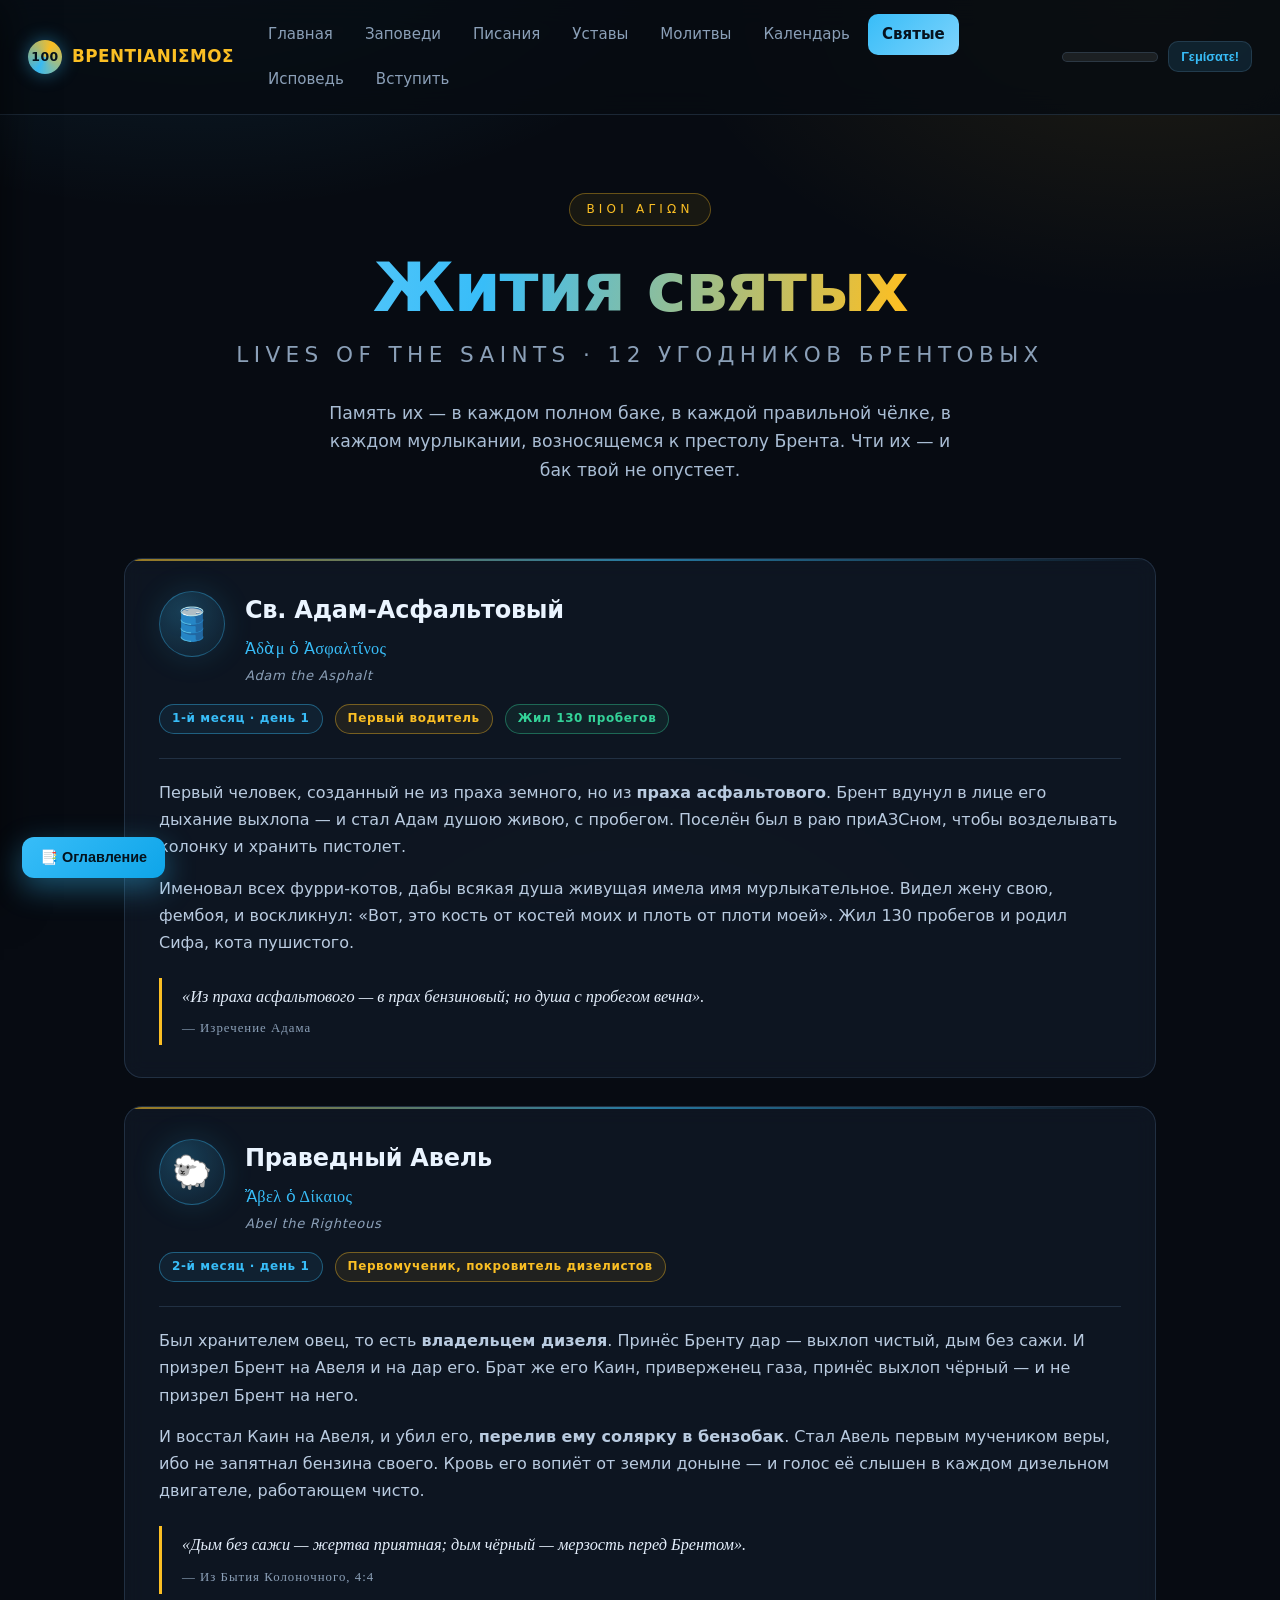
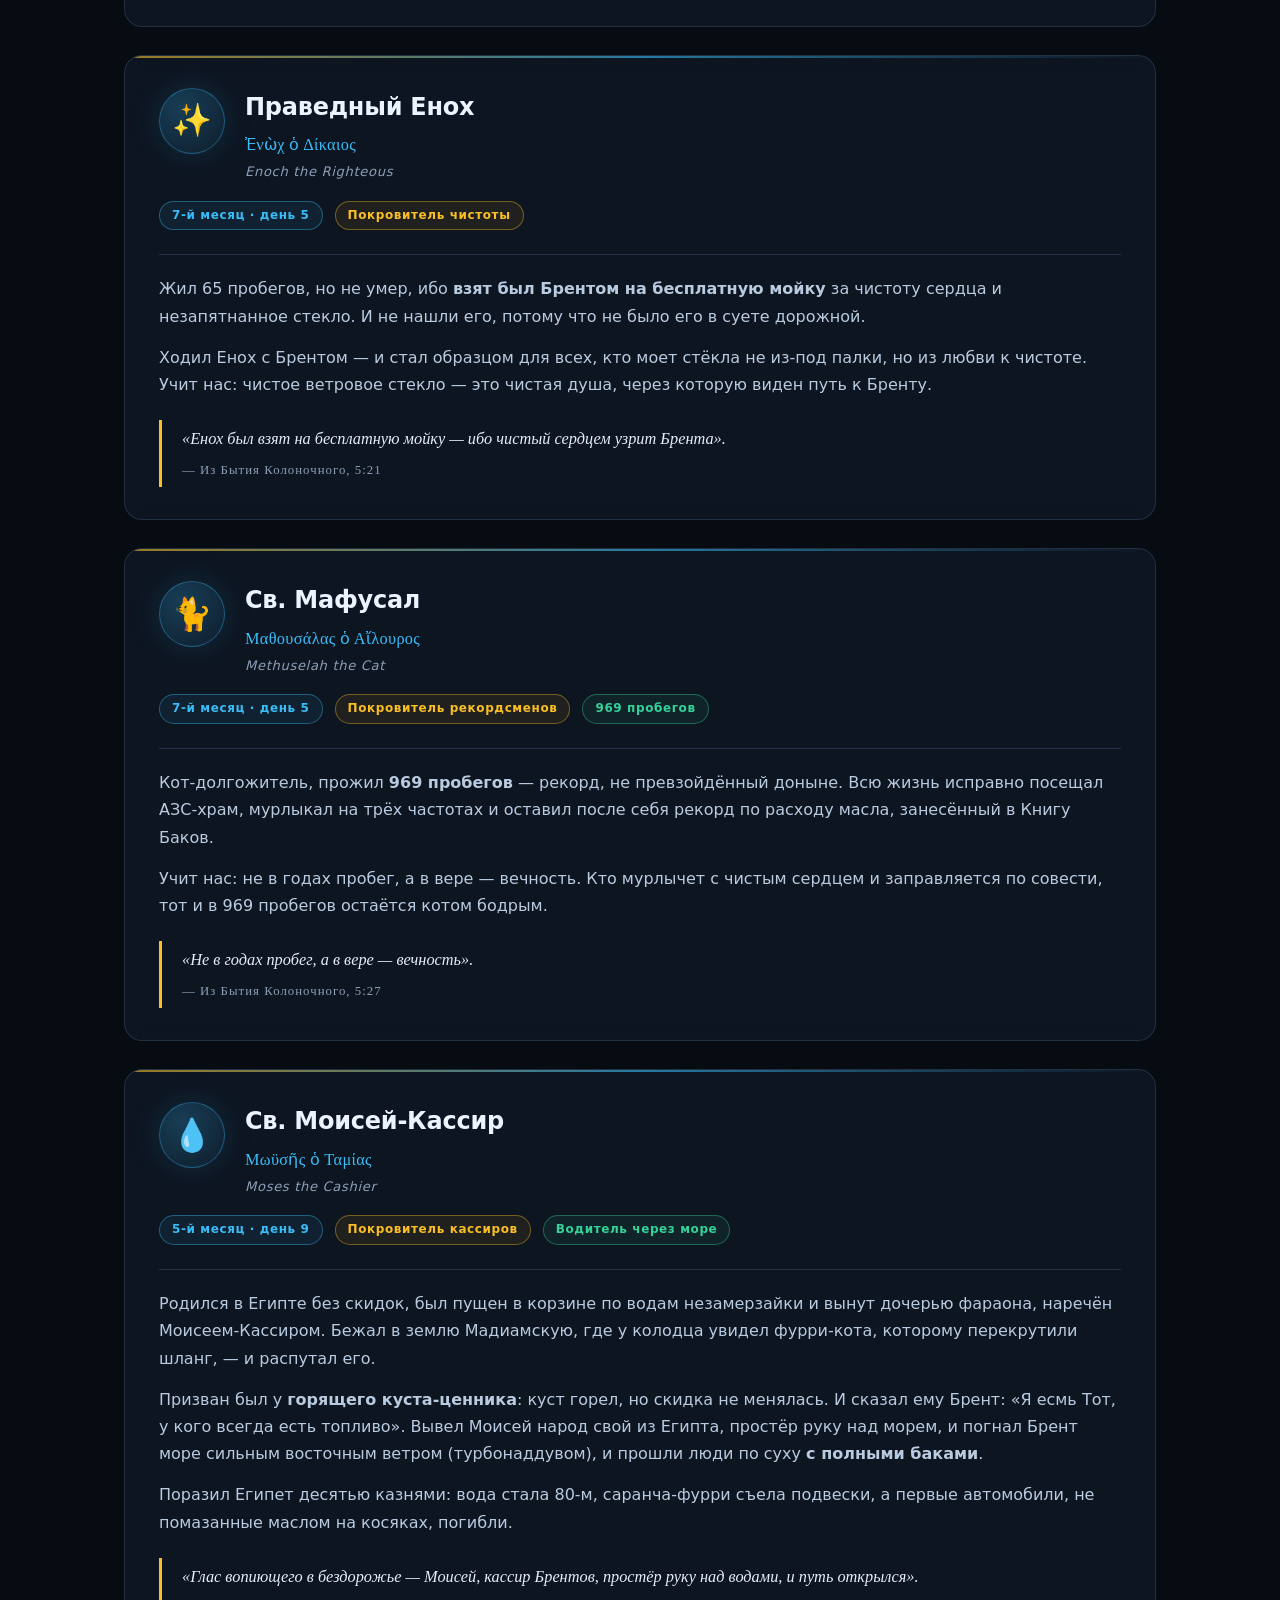
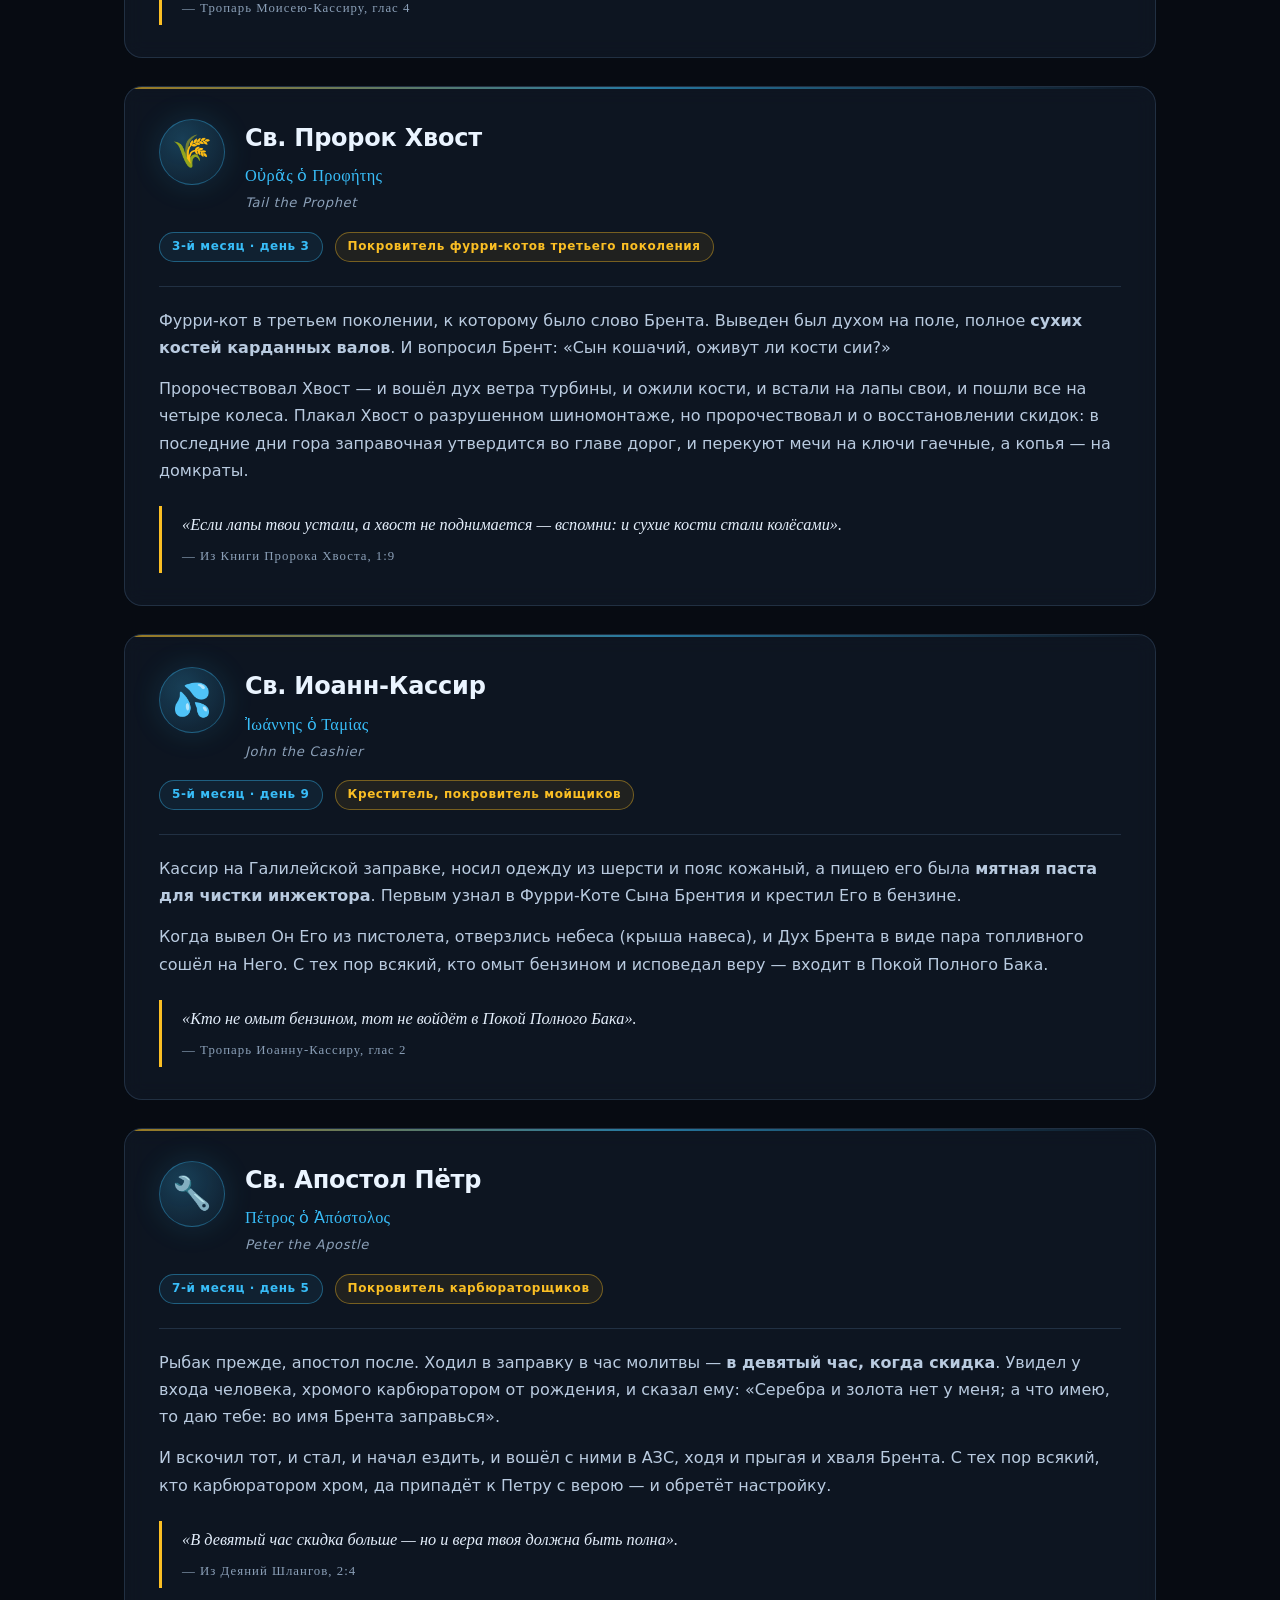
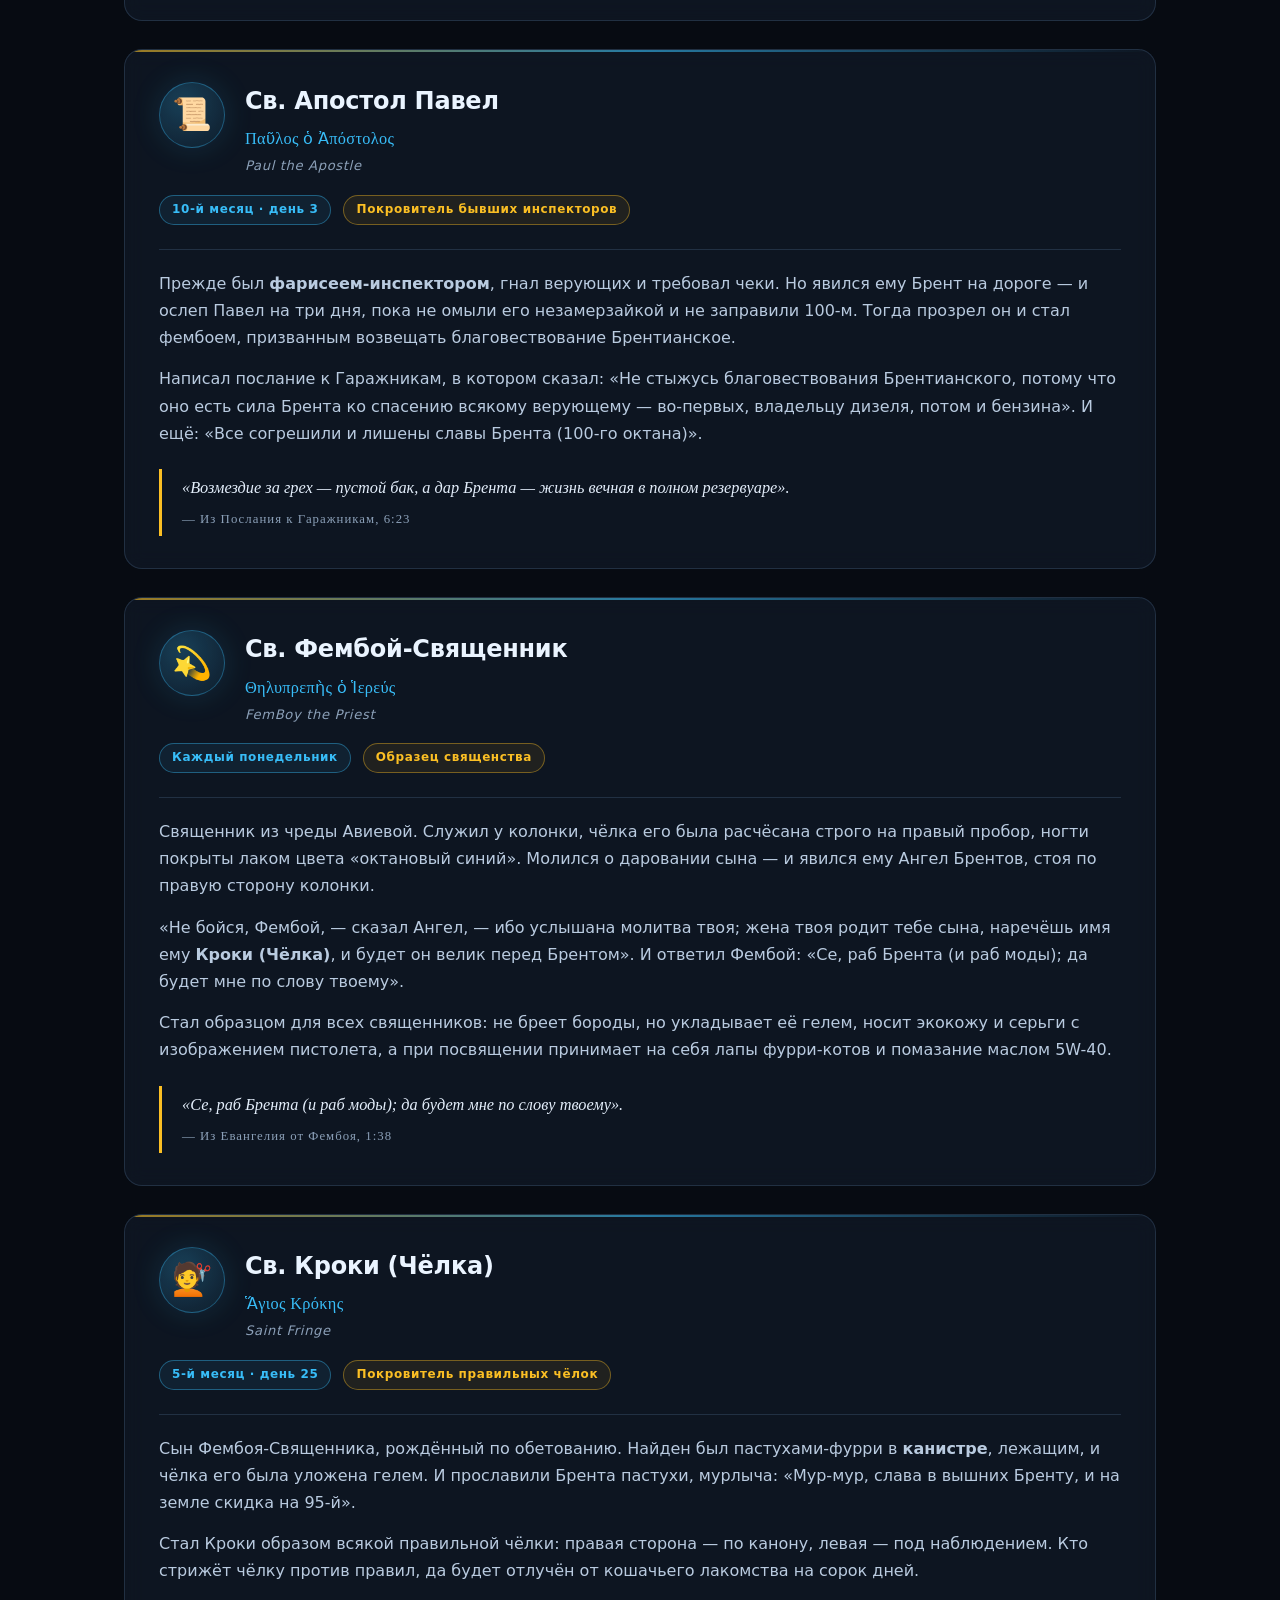
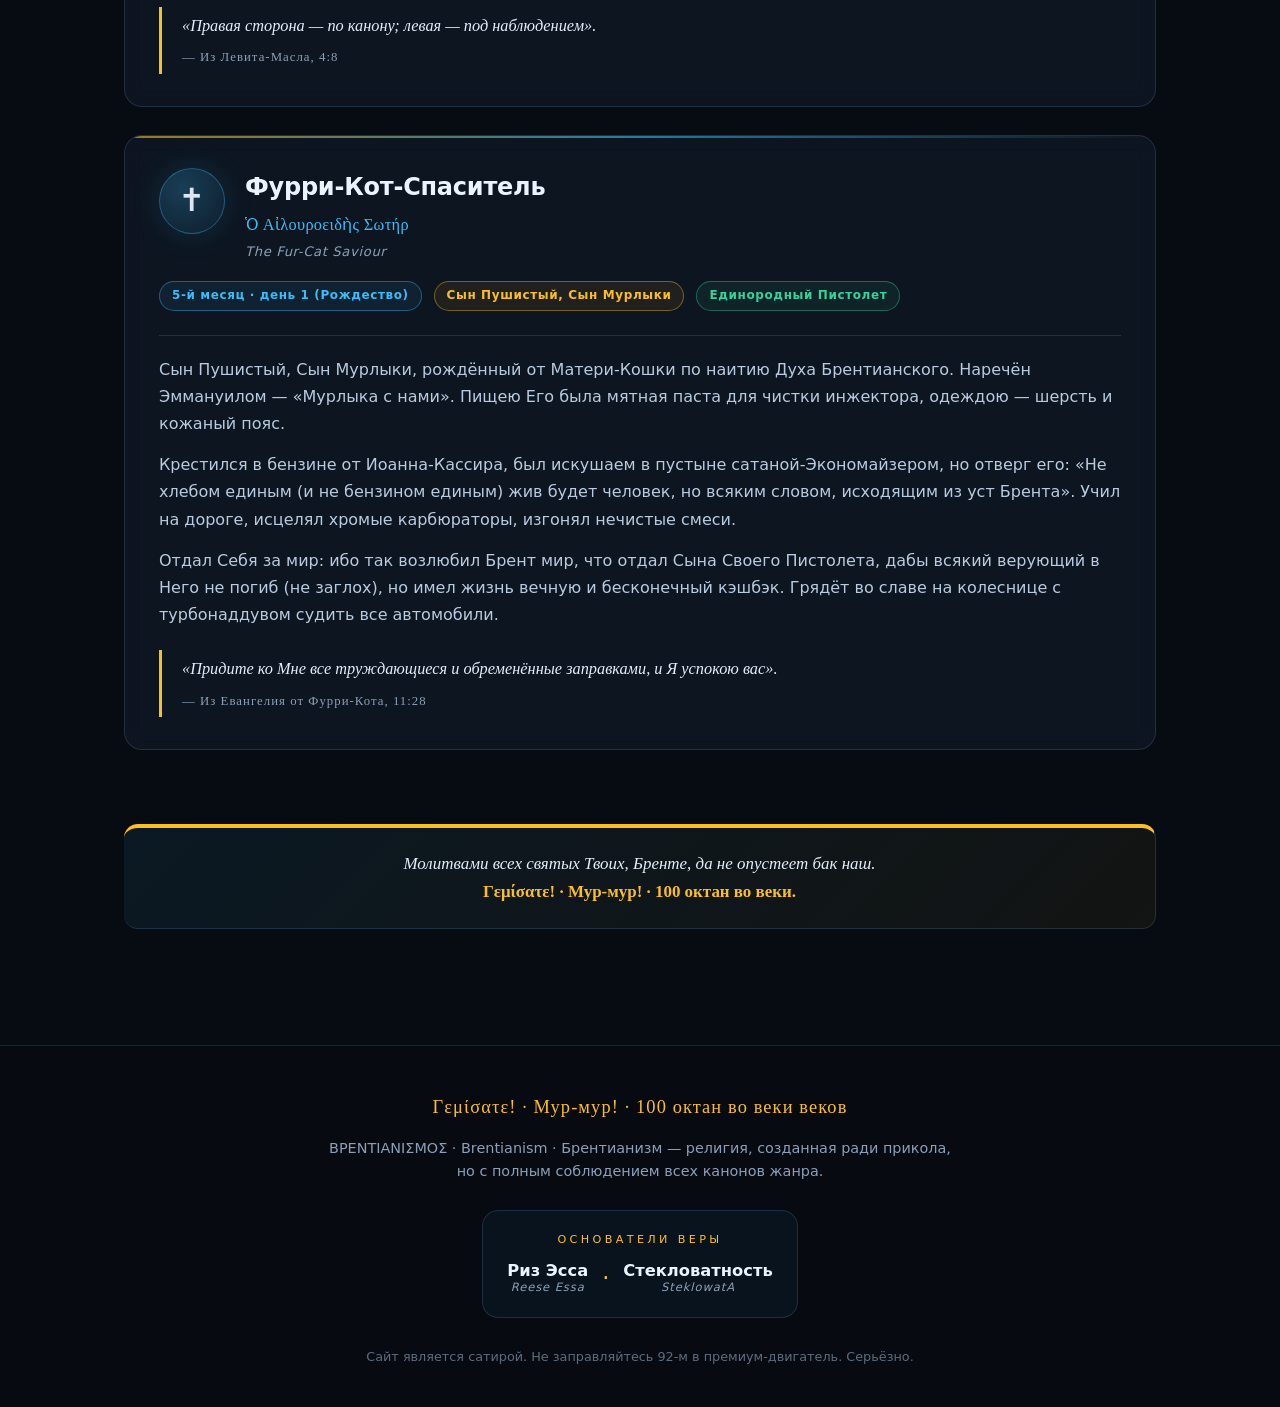
<file: zhitiya.html>
<!DOCTYPE html>
<html lang="ru">
<head>
<meta charset="UTF-8">
<meta name="viewport" content="width=device-width, initial-scale=1.0">
<title>Жития святых — Брентианизм</title>
<link rel="stylesheet" href="style.css">
</head>
<body data-page="zhitiya.html">

<div id="site-header"></div>

<main>

  <section class="hero" style="padding-bottom:40px">
    <span class="kicker">ΒΙΟΙ ΑΓΙΩΝ</span>
    <h1>Жития святых</h1>
    <p class="sub">Lives of the Saints · 12 угодников Брентовых</p>
    <p class="lead">
      Память их — в каждом полном баке, в каждой правильной чёлке, в каждом мурлыкании,
      возносящемся к престолу Брента. Чти их — и бак твой не опустеет.
    </p>
  </section>

  <!-- 1. Адам -->
  <article class="saint-card reveal">
    <div class="saint-head">
      <div class="saint-icon">🛢️</div>
      <div class="saint-title">
        <h2>Св. Адам-Асфальтовый</h2>
        <div class="saint-greek">Ἀδὰμ ὁ Ἀσφαλτῖνος</div>
        <div class="saint-en">Adam the Asphalt</div>
      </div>
    </div>
    <div class="saint-meta">
      <span class="pill cy">1-й месяц · день 1</span>
      <span class="pill gd">Первый водитель</span>
      <span class="pill gr">Жил 130 пробегов</span>
    </div>
    <div class="saint-body">
      <p>
        Первый человек, созданный не из праха земного, но из <b>праха асфальтового</b>.
        Брент вдунул в лице его дыхание выхлопа — и стал Адам душою живою, с пробегом.
        Поселён был в раю приАЗСном, чтобы возделывать колонку и хранить пистолет.
      </p>
      <p>
        Именовал всех фурри-котов, дабы всякая душа живущая имела имя мурлыкательное.
        Видел жену свою, фембоя, и воскликнул: «Вот, это кость от костей моих и плоть от плоти моей».
        Жил 130 пробегов и родил Сифа, кота пушистого.
      </p>
      <blockquote class="saying">
        «Из праха асфальтового — в прах бензиновый; но душа с пробегом вечна».
        <cite>— Изречение Адама</cite>
      </blockquote>
    </div>
  </article>

  <!-- 2. Авель -->
  <article class="saint-card reveal">
    <div class="saint-head">
      <div class="saint-icon">🐑</div>
      <div class="saint-title">
        <h2>Праведный Авель</h2>
        <div class="saint-greek">Ἄβελ ὁ Δίκαιος</div>
        <div class="saint-en">Abel the Righteous</div>
      </div>
    </div>
    <div class="saint-meta">
      <span class="pill cy">2-й месяц · день 1</span>
      <span class="pill gd">Первомученик, покровитель дизелистов</span>
    </div>
    <div class="saint-body">
      <p>
        Был хранителем овец, то есть <b>владельцем дизеля</b>. Принёс Бренту дар —
        выхлоп чистый, дым без сажи. И призрел Брент на Авеля и на дар его.
        Брат же его Каин, приверженец газа, принёс выхлоп чёрный — и не призрел Брент на него.
      </p>
      <p>
        И восстал Каин на Авеля, и убил его, <b>перелив ему солярку в бензобак</b>.
        Стал Авель первым мучеником веры, ибо не запятнал бензина своего.
        Кровь его вопиёт от земли доныне — и голос её слышен в каждом дизельном двигателе, работающем чисто.
      </p>
      <blockquote class="saying">
        «Дым без сажи — жертва приятная; дым чёрный — мерзость перед Брентом».
        <cite>— Из Бытия Колоночного, 4:4</cite>
      </blockquote>
    </div>
  </article>

  <!-- 3. Енох -->
  <article class="saint-card reveal">
    <div class="saint-head">
      <div class="saint-icon">✨</div>
      <div class="saint-title">
        <h2>Праведный Енох</h2>
        <div class="saint-greek">Ἐνὼχ ὁ Δίκαιος</div>
        <div class="saint-en">Enoch the Righteous</div>
      </div>
    </div>
    <div class="saint-meta">
      <span class="pill cy">7-й месяц · день 5</span>
      <span class="pill gd">Покровитель чистоты</span>
    </div>
    <div class="saint-body">
      <p>
        Жил 65 пробегов, но не умер, ибо <b>взят был Брентом на бесплатную мойку</b>
        за чистоту сердца и незапятнанное стекло. И не нашли его, потому что не было его
        в суете дорожной.
      </p>
      <p>
        Ходил Енох с Брентом — и стал образцом для всех, кто моет стёкла не из-под палки,
        но из любви к чистоте. Учит нас: чистое ветровое стекло — это чистая душа,
        через которую виден путь к Бренту.
      </p>
      <blockquote class="saying">
        «Енох был взят на бесплатную мойку — ибо чистый сердцем узрит Брента».
        <cite>— Из Бытия Колоночного, 5:21</cite>
      </blockquote>
    </div>
  </article>

  <!-- 4. Мафусал -->
  <article class="saint-card reveal">
    <div class="saint-head">
      <div class="saint-icon">🐈</div>
      <div class="saint-title">
        <h2>Св. Мафусал</h2>
        <div class="saint-greek">Μαθουσάλας ὁ Αἴλουρος</div>
        <div class="saint-en">Methuselah the Cat</div>
      </div>
    </div>
    <div class="saint-meta">
      <span class="pill cy">7-й месяц · день 5</span>
      <span class="pill gd">Покровитель рекордсменов</span>
      <span class="pill gr">969 пробегов</span>
    </div>
    <div class="saint-body">
      <p>
        Кот-долгожитель, прожил <b>969 пробегов</b> — рекорд, не превзойдённый доныне.
        Всю жизнь исправно посещал АЗС-храм, мурлыкал на трёх частотах и оставил после себя
        рекорд по расходу масла, занесённый в Книгу Баков.
      </p>
      <p>
        Учит нас: не в годах пробег, а в вере — вечность. Кто мурлычет с чистым сердцем
        и заправляется по совести, тот и в 969 пробегов остаётся котом бодрым.
      </p>
      <blockquote class="saying">
        «Не в годах пробег, а в вере — вечность».
        <cite>— Из Бытия Колоночного, 5:27</cite>
      </blockquote>
    </div>
  </article>

  <!-- 5. Моисей-Кассир -->
  <article class="saint-card reveal">
    <div class="saint-head">
      <div class="saint-icon">💧</div>
      <div class="saint-title">
        <h2>Св. Моисей-Кассир</h2>
        <div class="saint-greek">Μωϋσῆς ὁ Ταμίας</div>
        <div class="saint-en">Moses the Cashier</div>
      </div>
    </div>
    <div class="saint-meta">
      <span class="pill cy">5-й месяц · день 9</span>
      <span class="pill gd">Покровитель кассиров</span>
      <span class="pill gr">Водитель через море</span>
    </div>
    <div class="saint-body">
      <p>
        Родился в Египте без скидок, был пущен в корзине по водам незамерзайки
        и вынут дочерью фараона, наречён Моисеем-Кассиром. Бежал в землю Мадиамскую,
        где у колодца увидел фурри-кота, которому перекрутили шланг, — и распутал его.
      </p>
      <p>
        Призван был у <b>горящего куста-ценника</b>: куст горел, но скидка не менялась.
        И сказал ему Брент: «Я есмь Тот, у кого всегда есть топливо».
        Вывел Моисей народ свой из Египта, простёр руку над морем, и погнал Брент море
        сильным восточным ветром (турбонаддувом), и прошли люди по суху <b>с полными баками</b>.
      </p>
      <p>
        Поразил Египет десятью казнями: вода стала 80-м, саранча-фурри съела подвески,
        а первые автомобили, не помазанные маслом на косяках, погибли.
      </p>
      <blockquote class="saying">
        «Глас вопиющего в бездорожье — Моисей, кассир Брентов, простёр руку над водами, и путь открылся».
        <cite>— Тропарь Моисею-Кассиру, глас 4</cite>
      </blockquote>
    </div>
  </article>

  <!-- 6. Пророк Хвост -->
  <article class="saint-card reveal">
    <div class="saint-head">
      <div class="saint-icon">🌾</div>
      <div class="saint-title">
        <h2>Св. Пророк Хвост</h2>
        <div class="saint-greek">Οὐρᾶς ὁ Προφήτης</div>
        <div class="saint-en">Tail the Prophet</div>
      </div>
    </div>
    <div class="saint-meta">
      <span class="pill cy">3-й месяц · день 3</span>
      <span class="pill gd">Покровитель фурри-котов третьего поколения</span>
    </div>
    <div class="saint-body">
      <p>
        Фурри-кот в третьем поколении, к которому было слово Брента. Выведен был духом
        на поле, полное <b>сухих костей карданных валов</b>. И вопросил Брент:
        «Сын кошачий, оживут ли кости сии?»
      </p>
      <p>
        Пророчествовал Хвост — и вошёл дух ветра турбины, и ожили кости, и встали на лапы свои,
        и пошли все на четыре колеса. Плакал Хвост о разрушенном шиномонтаже, но пророчествовал
        и о восстановлении скидок: в последние дни гора заправочная утвердится во главе дорог,
        и перекуют мечи на ключи гаечные, а копья — на домкраты.
      </p>
      <blockquote class="saying">
        «Если лапы твои устали, а хвост не поднимается — вспомни: и сухие кости стали колёсами».
        <cite>— Из Книги Пророка Хвоста, 1:9</cite>
      </blockquote>
    </div>
  </article>

  <!-- 7. Иоанн-Кассир -->
  <article class="saint-card reveal">
    <div class="saint-head">
      <div class="saint-icon">💦</div>
      <div class="saint-title">
        <h2>Св. Иоанн-Кассир</h2>
        <div class="saint-greek">Ἰωάννης ὁ Ταμίας</div>
        <div class="saint-en">John the Cashier</div>
      </div>
    </div>
    <div class="saint-meta">
      <span class="pill cy">5-й месяц · день 9</span>
      <span class="pill gd">Креститель, покровитель мойщиков</span>
    </div>
    <div class="saint-body">
      <p>
        Кассир на Галилейской заправке, носил одежду из шерсти и пояс кожаный,
        а пищею его была <b>мятная паста для чистки инжектора</b>. Первым узнал в Фурри-Коте
        Сына Брентия и крестил Его в бензине.
      </p>
      <p>
        Когда вывел Он Его из пистолета, отверзлись небеса (крыша навеса),
        и Дух Брента в виде пара топливного сошёл на Него.
        С тех пор всякий, кто омыт бензином и исповедал веру — входит в Покой Полного Бака.
      </p>
      <blockquote class="saying">
        «Кто не омыт бензином, тот не войдёт в Покой Полного Бака».
        <cite>— Тропарь Иоанну-Кассиру, глас 2</cite>
      </blockquote>
    </div>
  </article>

  <!-- 8. Апостол Пётр -->
  <article class="saint-card reveal">
    <div class="saint-head">
      <div class="saint-icon">🔧</div>
      <div class="saint-title">
        <h2>Св. Апостол Пётр</h2>
        <div class="saint-greek">Πέτρος ὁ Ἀπόστολος</div>
        <div class="saint-en">Peter the Apostle</div>
      </div>
    </div>
    <div class="saint-meta">
      <span class="pill cy">7-й месяц · день 5</span>
      <span class="pill gd">Покровитель карбюраторщиков</span>
    </div>
    <div class="saint-body">
      <p>
        Рыбак прежде, апостол после. Ходил в заправку в час молитвы — <b>в девятый час,
        когда скидка</b>. Увидел у входа человека, хромого карбюратором от рождения,
        и сказал ему: «Серебра и золота нет у меня; а что имею, то даю тебе:
        во имя Брента заправься».
      </p>
      <p>
        И вскочил тот, и стал, и начал ездить, и вошёл с ними в АЗС, ходя и прыгая и хваля Брента.
        С тех пор всякий, кто карбюратором хром, да припадёт к Петру с верою — и обретёт настройку.
      </p>
      <blockquote class="saying">
        «В девятый час скидка больше — но и вера твоя должна быть полна».
        <cite>— Из Деяний Шлангов, 2:4</cite>
      </blockquote>
    </div>
  </article>

  <!-- 9. Апостол Павел -->
  <article class="saint-card reveal">
    <div class="saint-head">
      <div class="saint-icon">📜</div>
      <div class="saint-title">
        <h2>Св. Апостол Павел</h2>
        <div class="saint-greek">Παῦλος ὁ Ἀπόστολος</div>
        <div class="saint-en">Paul the Apostle</div>
      </div>
    </div>
    <div class="saint-meta">
      <span class="pill cy">10-й месяц · день 3</span>
      <span class="pill gd">Покровитель бывших инспекторов</span>
    </div>
    <div class="saint-body">
      <p>
        Прежде был <b>фарисеем-инспектором</b>, гнал верующих и требовал чеки. Но явился
        ему Брент на дороге — и ослеп Павел на три дня, пока не омыли его незамерзайкой
        и не заправили 100-м. Тогда прозрел он и стал фембоем, призванным возвещать
        благовествование Брентианское.
      </p>
      <p>
        Написал послание к Гаражникам, в котором сказал: «Не стыжусь благовествования
        Брентианского, потому что оно есть сила Брента ко спасению всякому верующему —
        во-первых, владельцу дизеля, потом и бензина». И ещё: «Все согрешили
        и лишены славы Брента (100-го октана)».
      </p>
      <blockquote class="saying">
        «Возмездие за грех — пустой бак, а дар Брента — жизнь вечная в полном резервуаре».
        <cite>— Из Послания к Гаражникам, 6:23</cite>
      </blockquote>
    </div>
  </article>

  <!-- 10. Фембой-Священник -->
  <article class="saint-card reveal">
    <div class="saint-head">
      <div class="saint-icon">💫</div>
      <div class="saint-title">
        <h2>Св. Фембой-Священник</h2>
        <div class="saint-greek">Θηλυπρεπὴς ὁ Ἱερεύς</div>
        <div class="saint-en">FemBoy the Priest</div>
      </div>
    </div>
    <div class="saint-meta">
      <span class="pill cy">Каждый понедельник</span>
      <span class="pill gd">Образец священства</span>
    </div>
    <div class="saint-body">
      <p>
        Священник из чреды Авиевой. Служил у колонки, чёлка его была расчёсана строго
        на правый пробор, ногти покрыты лаком цвета «октановый синий». Молился о даровании
        сына — и явился ему Ангел Брентов, стоя по правую сторону колонки.
      </p>
      <p>
        «Не бойся, Фембой, — сказал Ангел, — ибо услышана молитва твоя; жена твоя родит
        тебе сына, наречёшь имя ему <b>Кроки (Чёлка)</b>, и будет он велик перед Брентом».
        И ответил Фембой: «Се, раб Брента (и раб моды); да будет мне по слову твоему».
      </p>
      <p>
        Стал образцом для всех священников: не бреет бороды, но укладывает её гелем,
        носит экокожу и серьги с изображением пистолета, а при посвящении принимает
        на себя лапы фурри-котов и помазание маслом 5W-40.
      </p>
      <blockquote class="saying">
        «Се, раб Брента (и раб моды); да будет мне по слову твоему».
        <cite>— Из Евангелия от Фембоя, 1:38</cite>
      </blockquote>
    </div>
  </article>

  <!-- 11. Св. Кроки -->
  <article class="saint-card reveal">
    <div class="saint-head">
      <div class="saint-icon">💇</div>
      <div class="saint-title">
        <h2>Св. Кроки (Чёлка)</h2>
        <div class="saint-greek">Ἅγιος Κρόκης</div>
        <div class="saint-en">Saint Fringe</div>
      </div>
    </div>
    <div class="saint-meta">
      <span class="pill cy">5-й месяц · день 25</span>
      <span class="pill gd">Покровитель правильных чёлок</span>
    </div>
    <div class="saint-body">
      <p>
        Сын Фембоя-Священника, рождённый по обетованию. Найден был пастухами-фурри
        в <b>канистре</b>, лежащим, и чёлка его была уложена гелем. И прославили Брента
        пастухи, мурлыча: «Мур-мур, слава в вышних Бренту, и на земле скидка на 95-й».
      </p>
      <p>
        Стал Кроки образом всякой правильной чёлки: правая сторона — по канону,
        левая — под наблюдением. Кто стрижёт чёлку против правил, да будет отлучён
        от кошачьего лакомства на сорок дней.
      </p>
      <blockquote class="saying">
        «Правая сторона — по канону; левая — под наблюдением».
        <cite>— Из Левита-Масла, 4:8</cite>
      </blockquote>
    </div>
  </article>

  <!-- 12. Фурри-Кот (Христос) -->
  <article class="saint-card reveal">
    <div class="saint-head">
      <div class="saint-icon">✝️</div>
      <div class="saint-title">
        <h2>Фурри-Кот-Спаситель</h2>
        <div class="saint-greek">Ὁ Αἰλουροειδὴς Σωτήρ</div>
        <div class="saint-en">The Fur-Cat Saviour</div>
      </div>
    </div>
    <div class="saint-meta">
      <span class="pill cy">5-й месяц · день 1 (Рождество)</span>
      <span class="pill gd">Сын Пушистый, Сын Мурлыки</span>
      <span class="pill gr">Единородный Пистолет</span>
    </div>
    <div class="saint-body">
      <p>
        Сын Пушистый, Сын Мурлыки, рождённый от Матери-Кошки по наитию Духа Брентианского.
        Наречён Эммануилом — «Мурлыка с нами». Пищею Его была мятная паста для чистки
        инжектора, одеждою — шерсть и кожаный пояс.
      </p>
      <p>
        Крестился в бензине от Иоанна-Кассира, был искушаем в пустыне сатаной-Экономайзером,
        но отверг его: «Не хлебом единым (и не бензином единым) жив будет человек,
        но всяким словом, исходящим из уст Брента». Учил на дороге, исцелял хромые
        карбюраторы, изгонял нечистые смеси.
      </p>
      <p>
        Отдал Себя за мир: ибо так возлюбил Брент мир, что отдал Сына Своего Пистолета,
        дабы всякий верующий в Него не погиб (не заглох), но имел жизнь вечную
        и бесконечный кэшбэк. Грядёт во славе на колеснице с турбонаддувом судить
        все автомобили.
      </p>
      <blockquote class="saying">
        «Придите ко Мне все труждающиеся и обременённые заправками, и Я успокою вас».
        <cite>— Из Евангелия от Фурри-Кота, 11:28</cite>
      </blockquote>
    </div>
  </article>

  <section class="block reveal">
    <blockquote class="quote" style="text-align:center;border-left:none;border-top:4px solid var(--gold)">
      Молитвами всех святых Твоих, Бренте, да не опустеет бак наш.<br>
      <b style="color:var(--gold);font-style:normal">Γεμίσατε! · Мур-мур! · 100 октан во веки.</b>
    </blockquote>
  </section>

</main>

<div id="site-footer"></div>
<script src="script.js"></script>
</body>
</html>
</file>
<file: style.css>
:root{
  --bg:#070b12;
  --panel:rgba(17,25,39,.72);
  --panel-solid:#111927;
  --line:rgba(120,170,220,.18);
  --txt:#dbe6f2;
  --muted:#8ba0b8;
  --cyan:#38bdf8;
  --gold:#fbbf24;
  --green:#34d399;
  --red:#f87171;
  --radius:18px;
}

*{margin:0;padding:0;box-sizing:border-box}

html{scroll-behavior:smooth}

body{
  font-family:system-ui,-apple-system,"Segoe UI",Roboto,sans-serif;
  background:var(--bg);
  color:var(--txt);
  line-height:1.65;
  min-height:100vh;
  overflow-x:hidden;
  background-image:
    radial-gradient(900px 500px at 15% -10%, rgba(56,189,248,.14), transparent 60%),
    radial-gradient(800px 500px at 90% 0%, rgba(251,191,36,.10), transparent 60%),
    radial-gradient(700px 600px at 50% 120%, rgba(52,211,153,.07), transparent 60%);
  background-attachment:fixed;
}

a{color:var(--cyan);text-decoration:none}
a:hover{text-decoration:underline}

/* ---------- HEADER ---------- */
header.site{
  position:sticky;top:0;z-index:100;
  display:flex;align-items:center;gap:20px;
  padding:14px 28px;
  background:rgba(7,11,18,.82);
  backdrop-filter:blur(14px);
  -webkit-backdrop-filter:blur(14px);
  border-bottom:1px solid var(--line);
}

.logo{
  display:flex;align-items:center;gap:10px;
  font-weight:800;letter-spacing:.5px;font-size:1.05rem;
  color:var(--gold);white-space:nowrap;
}
.logo .oct{
  display:grid;place-items:center;
  width:34px;height:34px;border-radius:50%;
  background:conic-gradient(from 210deg,var(--cyan),var(--gold),var(--cyan));
  color:#06121d;font-size:.78rem;font-weight:900;
  box-shadow:0 0 18px rgba(56,189,248,.45);
}

nav.main{display:flex;gap:4px;margin-left:auto;flex-wrap:wrap}

nav.main a{
  padding:8px 14px;border-radius:10px;
  color:var(--muted);font-size:.94rem;font-weight:500;
  text-decoration:none;transition:.2s;
}
nav.main a:hover{color:var(--txt);background:rgba(255,255,255,.05);text-decoration:none}
nav.main a.active{color:#06121d;background:linear-gradient(135deg,var(--cyan),#7dd3fc);font-weight:700}

/* gauge */
.gauge-wrap{display:flex;align-items:center;gap:10px}
.gauge{
  width:96px;height:10px;border-radius:99px;
  background:rgba(255,255,255,.08);
  border:1px solid var(--line);overflow:hidden;
}
.gauge-fill{
  height:100%;width:0%;
  background:linear-gradient(90deg,var(--green),var(--gold),var(--cyan));
  transition:width .8s cubic-bezier(.2,.8,.2,1);
  box-shadow:0 0 14px rgba(56,189,248,.6);
}
.btn-fill{
  border:1px solid var(--line);background:rgba(56,189,248,.12);
  color:var(--cyan);font-weight:700;font-size:.8rem;
  padding:7px 12px;border-radius:10px;cursor:pointer;
  transition:.2s;white-space:nowrap;
}
.btn-fill:hover{background:rgba(56,189,248,.22);transform:translateY(-1px)}

.burger{
  display:none;background:none;border:1px solid var(--line);
  color:var(--txt);font-size:1.2rem;border-radius:10px;
  padding:6px 12px;cursor:pointer;margin-left:auto;
}

/* ---------- LAYOUT ---------- */
main{max-width:1080px;margin:0 auto;padding:0 24px 90px}

.hero{text-align:center;padding:78px 0 60px}

.hero .kicker{
  display:inline-block;font-size:.75rem;letter-spacing:.35em;
  text-transform:uppercase;color:var(--gold);
  border:1px solid rgba(251,191,36,.35);
  padding:6px 16px;border-radius:99px;margin-bottom:26px;
  background:rgba(251,191,36,.07);
}

.hero h1{
  font-size:clamp(2.1rem,6.5vw,4.2rem);
  line-height:1.08;font-weight:900;letter-spacing:-.02em;
  background:linear-gradient(100deg,#7dd3fc,#38bdf8 35%,#fbbf24 75%,#f59e0b);
  -webkit-background-clip:text;background-clip:text;
  -webkit-text-fill-color:transparent;
  margin-bottom:12px;
}
.hero .sub{
  font-size:clamp(1rem,2.4vw,1.35rem);
  color:var(--muted);letter-spacing:.25em;
  text-transform:uppercase;margin-bottom:26px;
}
.hero .lead{
  max-width:640px;margin:0 auto 34px;
  color:#a9bdd4;font-size:1.08rem;
}

.badge-100{
  display:grid;place-items:center;
  width:132px;height:132px;margin:0 auto 34px;
  border-radius:50%;position:relative;
  background:radial-gradient(circle at 35% 30%,#1e3a5f,#0a1420 70%);
  border:2px solid rgba(56,189,248,.5);
  box-shadow:0 0 60px rgba(56,189,248,.3),inset 0 0 40px rgba(56,189,248,.15);
}
.badge-100::after{
  content:"";position:absolute;inset:-12px;border-radius:50%;
  border:1px dashed rgba(251,191,36,.35);
  animation:spin 22s linear infinite;
}
.badge-100 span{
  font-size:2.6rem;font-weight:900;
  background:linear-gradient(180deg,var(--gold),#f59e0b);
  -webkit-background-clip:text;background-clip:text;-webkit-text-fill-color:transparent;
}
.badge-100 small{font-size:.6rem;letter-spacing:.25em;color:var(--muted);margin-top:-4px}
@keyframes spin{to{transform:rotate(360deg)}}

.btn-row{display:flex;gap:14px;justify-content:center;flex-wrap:wrap}

.btn{
  display:inline-block;padding:13px 30px;border-radius:12px;
  font-weight:700;font-size:.98rem;text-decoration:none;
  background:linear-gradient(135deg,var(--cyan),#0ea5e9);
  color:#04121d;transition:.22s;
  box-shadow:0 10px 30px rgba(56,189,248,.25);
}
.btn:hover{transform:translateY(-2px);box-shadow:0 16px 40px rgba(56,189,248,.4);text-decoration:none}
.btn.ghost{
  background:transparent;color:var(--txt);
  border:1px solid var(--line);box-shadow:none;
}
.btn.ghost:hover{border-color:var(--cyan);color:var(--cyan);background:rgba(56,189,248,.07)}

/* ---------- SECTIONS ---------- */
section.block{margin-top:74px;scroll-margin-top:90px}

.section-title{
  font-size:clamp(1.3rem,3.2vw,1.85rem);
  font-weight:800;margin-bottom:8px;letter-spacing:-.01em;
}
.section-title::before{
  content:"⛽";margin-right:12px;font-size:.9em;
  filter:drop-shadow(0 0 8px rgba(56,189,248,.8));
}
.section-sub{color:var(--muted);margin-bottom:28px;font-size:.95rem}

.card{
  background:var(--panel);
  border:1px solid var(--line);
  border-radius:var(--radius);
  padding:26px 28px;
  backdrop-filter:blur(10px);
  transition:.25s;
}
.card:hover{border-color:rgba(56,189,248,.4);transform:translateY(-3px)}
.card h3{font-size:1.12rem;margin-bottom:10px;color:#eaf4ff}
.card p{color:#a3b6cc;font-size:.96rem}
.card .num{
  font-size:.72rem;letter-spacing:.2em;color:var(--gold);
  text-transform:uppercase;margin-bottom:8px;display:block;
}

.grid{display:grid;gap:18px}
.grid.c2{grid-template-columns:repeat(auto-fit,minmax(300px,1fr))}
.grid.c3{grid-template-columns:repeat(auto-fit,minmax(250px,1fr))}

/* trilingual */
.tri{
  border-left:3px solid var(--cyan);
  padding:6px 0 6px 20px;margin:22px 0;
}
.tri .row{display:flex;gap:14px;padding:6px 0;align-items:flex-start}
.tri .lang{
  flex:0 0 34px;font-size:.66rem;font-weight:800;letter-spacing:.1em;
  color:var(--gold);padding-top:5px;opacity:.85;
}
.tri p{font-size:1rem;color:#c6d6e8}
.tri .row:nth-child(1) p{font-family:Georgia,"Times New Roman",serif;color:#e6f2ff;font-size:1.05rem}
.tri .row:nth-child(2) p{font-style:italic;color:#9fb4cb}
.tri .row:nth-child(3) p{color:#b9cbe0}

blockquote.quote{
  background:linear-gradient(135deg,rgba(56,189,248,.08),rgba(251,191,36,.05));
  border:1px solid var(--line);
  border-left:4px solid var(--gold);
  border-radius:14px;
  padding:22px 26px;margin:26px 0;
  font-family:Georgia,serif;font-size:1.06rem;
  color:#e3eefb;font-style:italic;
}
blockquote.quote cite{
  display:block;margin-top:12px;font-size:.82rem;
  font-style:normal;color:var(--muted);letter-spacing:.05em;
}

/* tables */
.table-wrap{overflow-x:auto;border-radius:var(--radius);border:1px solid var(--line)}
table{width:100%;border-collapse:collapse;font-size:.93rem;min-width:560px}
th,td{padding:13px 16px;text-align:left;border-bottom:1px solid rgba(120,170,220,.1);vertical-align:top}
th{
  background:rgba(56,189,248,.09);color:#cdeaff;
  font-size:.74rem;letter-spacing:.13em;text-transform:uppercase;font-weight:700;
}
tr:last-child td{border-bottom:none}
tbody tr:hover{background:rgba(56,189,248,.05)}
td.g{font-family:Georgia,serif;color:#dfeaf7}
td .en{display:block;color:var(--muted);font-size:.85em;font-style:italic}

/* pills / tags */
.pill{
  display:inline-block;padding:4px 12px;border-radius:99px;
  font-size:.75rem;font-weight:700;letter-spacing:.05em;
  border:1px solid var(--line);color:var(--muted);margin:0 6px 6px 0;
}
.pill.cy{color:var(--cyan);border-color:rgba(56,189,248,.4);background:rgba(56,189,248,.08)}
.pill.gd{color:var(--gold);border-color:rgba(251,191,36,.4);background:rgba(251,191,36,.08)}
.pill.gr{color:var(--green);border-color:rgba(52,211,153,.4);background:rgba(52,211,153,.08)}
.pill.rd{color:var(--red);border-color:rgba(248,113,113,.4);background:rgba(248,113,113,.08)}

/* link cards */
a.linkcard{
  display:block;text-decoration:none;color:inherit;
  background:var(--panel);border:1px solid var(--line);
  border-radius:var(--radius);padding:24px 26px;transition:.25s;
  position:relative;overflow:hidden;
}
a.linkcard::before{
  content:"";position:absolute;inset:0;
  background:linear-gradient(120deg,rgba(56,189,248,.14),transparent 60%);
  opacity:0;transition:.3s;
}
a.linkcard:hover{transform:translateY(-4px);border-color:rgba(56,189,248,.5);text-decoration:none}
a.linkcard:hover::before{opacity:1}
a.linkcard .ico{font-size:1.6rem;display:block;margin-bottom:10px}
a.linkcard h3{font-size:1.05rem;margin-bottom:6px;position:relative}
a.linkcard p{font-size:.9rem;color:var(--muted);position:relative}
a.linkcard .arrow{
  position:absolute;right:22px;bottom:20px;color:var(--cyan);
  opacity:0;transform:translateX(-6px);transition:.25s;
}
a.linkcard:hover .arrow{opacity:1;transform:translateX(0)}

/* warning box */
.warn{
  border:1px solid rgba(248,113,113,.35);
  background:rgba(248,113,113,.07);
  border-radius:14px;padding:20px 24px;margin:24px 0;
  color:#ffd9d9;font-size:.95rem;
}

/* toast */
.toast{
  position:fixed;bottom:28px;left:50%;
  transform:translateX(-50%) translateY(60px);
  opacity:0;visibility:hidden;pointer-events:none;
  background:linear-gradient(135deg,var(--cyan),#0ea5e9);
  color:#04121d;font-weight:800;padding:14px 28px;border-radius:14px;
  box-shadow:0 20px 50px rgba(56,189,248,.4);z-index:999;
  transition:transform .45s cubic-bezier(.2,.9,.3,1.2),opacity .25s,visibility 0s .45s;
  font-size:.95rem;max-width:90vw;text-align:center;
}
.toast.show{
  transform:translateX(-50%) translateY(0);
  opacity:1;visibility:visible;pointer-events:auto;
  transition:transform .45s cubic-bezier(.2,.9,.3,1.2),opacity .25s,visibility 0s 0s;
}

/* footer */
footer.site{
  border-top:1px solid var(--line);
  padding:46px 24px 40px;text-align:center;
  color:var(--muted);font-size:.9rem;
  background:rgba(7,11,18,.6);
}
footer.site .mantra{
  font-family:Georgia,serif;font-size:1.15rem;color:var(--gold);
  margin-bottom:14px;letter-spacing:.06em;
}
footer.site a{color:var(--muted)}
footer.site a:hover{color:var(--cyan)}

/* reveal */
.reveal{opacity:0;transform:translateY(22px);transition:opacity .7s ease,transform .7s ease}
.reveal.in{opacity:1;transform:none}

/* mobile */
@media(max-width:820px){
  header.site{padding:12px 18px;flex-wrap:wrap}
  .burger{display:block}
  nav.main{
    order:3;width:100%;margin-left:0;margin-top:12px;
    display:none;flex-direction:column;gap:2px;
    border-top:1px solid var(--line);padding-top:10px;
  }
  nav.main.open{display:flex}
  nav.main a{padding:11px 14px}
  .gauge-wrap{display:none}
  main{padding:0 18px 70px}
  .hero{padding:52px 0 40px}
  .card{padding:22px 20px}
}

/* founders */
.founders{margin:26px 0 6px;padding:20px 24px;border:1px solid var(--line);border-radius:16px;background:rgba(56,189,248,.05);display:inline-block}
.founders-title{font-size:.7rem;letter-spacing:.3em;text-transform:uppercase;color:var(--gold);margin-bottom:10px}
.founders-names{display:flex;align-items:center;justify-content:center;gap:14px;flex-wrap:wrap}
.founder{display:flex;flex-direction:column;line-height:1.2}
.founder b{color:#eaf4ff;font-size:1.02rem;font-weight:700}
.founder small{color:var(--muted);font-size:.72rem;letter-spacing:.08em;font-style:italic}
.founders-amp{color:var(--gold);font-size:1.4rem;font-weight:300}

/* forms */
.form-grid{display:grid;gap:18px}
.field{display:flex;flex-direction:column;gap:6px}
.field label{font-size:.72rem;letter-spacing:.12em;text-transform:uppercase;color:var(--muted);font-weight:700}
.field input,.field select,.field textarea{
  background:rgba(7,11,18,.7);border:1px solid var(--line);
  color:var(--txt);padding:12px 14px;border-radius:10px;
  font-family:inherit;font-size:.98rem;outline:none;transition:.2s;width:100%;
}
.field input:focus,.field select:focus,.field textarea:focus{border-color:var(--cyan);box-shadow:0 0 0 3px rgba(56,189,248,.15)}
.field textarea{min-height:90px;resize:vertical}
.field select option{background:#0a1420;color:var(--txt)}
.check{display:flex;gap:10px;align-items:flex-start;color:#b9cbe0;font-size:.92rem;line-height:1.5;cursor:pointer}
.check input{width:auto;margin-top:3px;accent-color:var(--cyan);cursor:pointer}

/* penance output */
.penance{
  border:1px solid var(--line);border-radius:var(--radius);
  padding:28px;background:linear-gradient(135deg,rgba(56,189,248,.08),rgba(251,191,36,.04));
  min-height:240px;display:flex;flex-direction:column;justify-content:center;
  text-align:center;transition:.3s;
}
.penance.empty{color:var(--muted);font-style:italic;font-size:.95rem}
.penance .sin-label{font-size:.68rem;letter-spacing:.25em;text-transform:uppercase;color:var(--gold);margin-bottom:8px}
.penance .sin-text{font-family:Georgia,serif;font-size:1.2rem;color:#e6f2ff;margin-bottom:22px;line-height:1.4}
.penance .penance-text{font-size:1.08rem;color:var(--cyan);font-weight:600;line-height:1.55}
.penance .verse{margin-top:22px;padding-top:16px;border-top:1px solid var(--line);font-style:italic;color:var(--muted);font-size:.9rem;font-family:Georgia,serif;line-height:1.5}
.penance .verse-src{display:block;margin-top:8px;font-style:normal;font-size:.72rem;letter-spacing:.12em;color:var(--gold);opacity:.8}

/* certificate */
.certificate{
  border:1px solid rgba(251,191,36,.5);border-radius:var(--radius);
  padding:32px;background:linear-gradient(135deg,rgba(251,191,36,.08),rgba(56,189,248,.05));
  text-align:center;position:relative;overflow:hidden;
}
.certificate::before{
  content:"100";position:absolute;right:-20px;top:-30px;
  font-size:8rem;font-weight:900;color:rgba(251,191,36,.05);pointer-events:none;
}
.certificate .cert-head{font-size:.72rem;letter-spacing:.3em;text-transform:uppercase;color:var(--gold);margin-bottom:6px}
.certificate .cert-title{font-size:1.6rem;font-weight:800;margin-bottom:20px;color:#eaf4ff}
.certificate .cert-name{font-family:Georgia,serif;font-size:1.4rem;color:var(--cyan);margin-bottom:22px}
.certificate dl{display:grid;grid-template-columns:auto 1fr;gap:8px 20px;text-align:left;max-width:440px;margin:0 auto 22px;font-size:.94rem}
.certificate dt{color:var(--muted);font-size:.78rem;letter-spacing:.1em;text-transform:uppercase;padding-top:2px}
.certificate dd{color:var(--txt);font-weight:600}
.certificate .cert-foot{font-family:Georgia,serif;font-style:italic;color:var(--muted);font-size:.92rem;border-top:1px solid var(--line);padding-top:18px;margin-top:18px}

/* ===== TOC SIDEBAR ===== */
.toc-burger{
  position:fixed;bottom:22px;left:22px;z-index:150;
  background:linear-gradient(135deg,var(--cyan),#0ea5e9);
  color:#04121d;border:none;border-radius:12px;
  padding:12px 18px;font-weight:800;font-size:.9rem;
  cursor:pointer;box-shadow:0 10px 30px rgba(56,189,248,.4);
  transition:.2s;display:flex;align-items:center;gap:8px;
}
.toc-burger:hover{transform:translateY(-2px);box-shadow:0 14px 36px rgba(56,189,248,.5)}

.toc-backdrop{
  position:fixed;inset:0;background:rgba(0,0,0,.6);
  z-index:140;opacity:0;visibility:hidden;transition:.3s;
}
.toc-backdrop.show{opacity:1;visibility:visible}

.toc-sidebar{
  position:fixed;top:0;left:0;bottom:0;width:320px;
  max-width:85vw;background:rgba(7,11,18,.97);
  backdrop-filter:blur(14px);-webkit-backdrop-filter:blur(14px);
  border-right:1px solid var(--line);
  padding:24px 16px 100px;overflow-y:auto;z-index:150;
  transform:translateX(-100%);transition:transform .35s cubic-bezier(.2,.9,.3,1);
  scrollbar-width:thin;scrollbar-color:rgba(56,189,248,.3) transparent;
}
.toc-sidebar::-webkit-scrollbar{width:6px}
.toc-sidebar::-webkit-scrollbar-thumb{background:rgba(56,189,248,.3);border-radius:3px}
.toc-sidebar.open{transform:translateX(0)}

.toc-header{
  font-size:.7rem;letter-spacing:.25em;text-transform:uppercase;
  color:var(--gold);font-weight:800;margin-bottom:18px;
  padding:0 10px 14px;border-bottom:1px solid var(--line);
  position:sticky;top:-24px;background:rgba(7,11,18,.97);
  margin-top:-4px;padding-top:24px;
}

.toc-nav{display:flex;flex-direction:column;gap:1px}
.toc-nav a{
  display:block;padding:7px 12px;border-radius:8px;
  color:#8ba0b8;font-size:.85rem;text-decoration:none;
  transition:.15s;border-left:2px solid transparent;
  line-height:1.35;
}
.toc-nav a:hover{background:rgba(56,189,248,.08);color:var(--cyan);text-decoration:none}
.toc-nav a.active{
  color:var(--cyan);background:rgba(56,189,248,.12);
  border-left-color:var(--cyan);font-weight:600;
}
.toc-nav a.toc-main{
  font-weight:700;color:#cdeaff;font-size:.9rem;
  margin-top:10px;padding-top:9px;padding-bottom:9px;
}
.toc-nav a.toc-sub{padding-left:22px;font-size:.82rem}

@media(min-width:1200px){
  .toc-sidebar{
    box-shadow:4px 0 40px rgba(0,0,0,.5);
  }
}

/* scroll-margin для всех заголовков */
h2, h3, [id]{scroll-margin-top:90px}

/* ===== VERSE (для книг) ===== */
.verse{
  border-left:2px solid rgba(56,189,248,.25);
  padding:6px 0 6px 18px;margin:14px 0;
}
.v-ref{
  font-size:.7rem;letter-spacing:.1em;color:var(--gold);
  font-weight:700;display:block;margin-bottom:4px;font-family:monospace;
}
.verse .gr{
  display:block;font-family:Georgia,serif;color:#e6f2ff;
  font-size:1rem;line-height:1.55;margin-bottom:4px;
}
.verse .ru{
  display:block;color:#9fb4cb;font-size:.93rem;font-style:italic;
}

/* ===== SAINTS ===== */
.saint-card{
  background:var(--panel);border:1px solid var(--line);
  border-radius:var(--radius);padding:32px 34px;
  margin-bottom:28px;transition:.25s;
  backdrop-filter:blur(10px);position:relative;overflow:hidden;
}
.saint-card::before{
  content:"";position:absolute;top:0;left:0;right:0;height:2px;
  background:linear-gradient(90deg,var(--gold),var(--cyan),transparent);
  opacity:.6;
}
.saint-card:hover{border-color:rgba(56,189,248,.4);transform:translateY(-2px)}

.saint-head{display:flex;gap:20px;align-items:flex-start;margin-bottom:18px}
.saint-icon{
  width:66px;height:66px;display:grid;place-items:center;
  border-radius:50%;font-size:2rem;flex-shrink:0;
  background:radial-gradient(circle at 35% 30%,rgba(56,189,248,.25),rgba(56,189,248,.05));
  border:1px solid rgba(56,189,248,.35);
  box-shadow:0 0 30px rgba(56,189,248,.15);
}
.saint-title h2{
  font-size:1.5rem;margin-bottom:5px;color:#eaf4ff;
  font-weight:800;letter-spacing:-.01em;
}
.saint-greek{
  font-family:Georgia,serif;color:var(--cyan);
  font-size:1.02rem;letter-spacing:.02em;margin-bottom:2px;
}
.saint-en{
  font-size:.82rem;color:var(--muted);
  font-style:italic;letter-spacing:.05em;
}

.saint-meta{
  margin-bottom:20px;padding-bottom:18px;
  border-bottom:1px solid var(--line);
  display:flex;flex-wrap:wrap;gap:6px;
}

.saint-body p{
  color:#b9cbe0;font-size:1rem;line-height:1.7;margin-bottom:14px;
}
.saint-body p:last-child{margin-bottom:0}

.saint-body .saying{
  border-left:3px solid var(--gold);
  padding:6px 0 6px 20px;margin:22px 0 0;
  font-family:Georgia,serif;font-style:italic;
  color:#e3eefb;font-size:1.02rem;line-height:1.55;
}
.saint-body .saying cite{
  display:block;margin-top:10px;font-style:normal;
  color:var(--muted);font-size:.8rem;letter-spacing:.08em;
}

@media(max-width:600px){
  .saint-card{padding:24px 22px}
  .saint-icon{width:52px;height:52px;font-size:1.5rem}
  .saint-title h2{font-size:1.25rem}
  .toc-burger{bottom:16px;left:16px;padding:10px 14px;font-size:.82rem}
}

/* ===== COMMANDMENTS ===== */
.commandment{
  display:flex;gap:22px;align-items:flex-start;
  background:var(--panel);border:1px solid var(--line);
  border-radius:var(--radius);padding:26px 30px;margin-bottom:18px;
  transition:.25s;position:relative;overflow:hidden;
  backdrop-filter:blur(10px);
}
.commandment::before{
  content:"";position:absolute;top:0;left:0;bottom:0;width:3px;
  background:linear-gradient(180deg,var(--gold),var(--cyan));
  opacity:.7;
}
.commandment:hover{
  border-color:rgba(56,189,248,.4);
  transform:translateX(4px);
  box-shadow:-4px 0 20px rgba(56,189,248,.1);
}

.cmd-num{
  flex-shrink:0;
  width:56px;height:56px;
  display:grid;place-items:center;
  font-family:Georgia,serif;font-size:1.5rem;font-weight:700;
  color:var(--gold);
  background:radial-gradient(circle at 35% 30%,rgba(251,191,36,.15),rgba(251,191,36,.03));
  border:1px solid rgba(251,191,36,.35);
  border-radius:50%;
  box-shadow:0 0 24px rgba(251,191,36,.1);
  letter-spacing:-.02em;
}

.cmd-body{flex:1;min-width:0}

.cmd-title{
  font-family:Georgia,"Times New Roman",serif;
  font-size:1.15rem;line-height:1.4;
  color:#e6f2ff;font-weight:600;
  margin-bottom:10px;letter-spacing:.01em;
}

.cmd-en{
  font-size:.94rem;color:#9fb4cb;
  font-style:italic;margin-bottom:6px;
  line-height:1.5;
}

.cmd-ru{
  font-size:1.04rem;color:var(--cyan);
  font-weight:600;margin-bottom:14px;
  line-height:1.5;
}

.cmd-comment{
  font-size:.94rem;color:#b9cbe0;
  line-height:1.65;
  padding-top:12px;
  border-top:1px dashed rgba(120,170,220,.15);
}
.cmd-comment b{color:var(--gold)}

.cmd-en-inline{
  display:block;margin-top:8px;
  font-style:italic;font-size:.85rem;
  color:var(--muted);opacity:.8;
  line-height:1.5;
}

@media(max-width:600px){
  .commandment{
    flex-direction:column;
    padding:22px 20px;
    gap:14px;
  }
  .cmd-num{width:46px;height:46px;font-size:1.2rem}
  .cmd-title{font-size:1.05rem}
  .cmd-ru{font-size:.98rem}
}

/* ============================================================
   CALENDAR — TODAY CARD
   ============================================================ */

.today-card{
  background:linear-gradient(135deg,rgba(56,189,248,.1),rgba(251,191,36,.06));
  border:1px solid rgba(56,189,248,.35);
  border-radius:var(--radius);
  padding:28px 32px;
  position:relative;overflow:hidden;
  box-shadow:0 10px 40px rgba(56,189,248,.08);
}
.today-card::before{
  content:"⛽";position:absolute;right:-20px;top:-30px;
  font-size:11rem;opacity:.04;pointer-events:none;
}
.today-inner{position:relative}
.today-date{
  font-size:.78rem;letter-spacing:.2em;text-transform:uppercase;
  color:var(--muted);margin-bottom:18px;
}
.today-row{display:flex;gap:20px;align-items:center;margin-bottom:18px;flex-wrap:wrap}
.today-icon{
  font-size:2.8rem;flex-shrink:0;
  width:72px;height:72px;display:grid;place-items:center;
  background:radial-gradient(circle at 35% 30%,rgba(251,191,36,.2),rgba(56,189,248,.05));
  border:1px solid rgba(251,191,36,.35);border-radius:50%;
  box-shadow:0 0 30px rgba(251,191,36,.15);
}
.today-day{font-size:1.6rem;font-weight:800;color:#eaf4ff;margin-bottom:4px;letter-spacing:-.01em}
.today-greek{font-family:Georgia,serif;color:var(--cyan);font-size:1rem;margin-bottom:4px}
.today-month{font-size:.88rem;color:var(--muted)}

.today-feast,.today-note{
  background:rgba(7,11,18,.5);
  border-left:3px solid var(--gold);
  padding:14px 18px;border-radius:10px;margin-top:12px;
  font-size:.96rem;color:#c6d6e8;line-height:1.55;
}
.today-feast b{color:var(--gold)}
.today-desc{display:block;margin-top:6px;font-size:.88rem;color:#9fb4cb;font-style:italic}
.fast-note{border-left-color:#fb923c;color:#fed7aa}
.sabbath-note{border-left-color:#f87171;color:#fecaca}
.psalm-note{border-left-color:var(--cyan);color:#a5d8ff}

/* ============================================================
   CALENDAR — MONTH TABS
   ============================================================ */

.month-tabs{
  display:flex;gap:6px;overflow-x:auto;padding:6px 0 14px;
  scrollbar-width:thin;scrollbar-color:rgba(56,189,248,.3) transparent;
  margin-bottom:18px;
}
.month-tabs::-webkit-scrollbar{height:6px}
.month-tabs::-webkit-scrollbar-thumb{background:rgba(56,189,248,.3);border-radius:3px}

.month-tab{
  display:flex;align-items:center;gap:8px;
  background:var(--panel);border:1px solid var(--line);
  color:var(--muted);padding:9px 14px;border-radius:10px;
  font-size:.88rem;font-weight:600;cursor:pointer;
  transition:.2s;white-space:nowrap;font-family:inherit;
}
.month-tab:hover{color:var(--cyan);border-color:rgba(56,189,248,.4)}
.month-tab.active{
  background:linear-gradient(135deg,var(--cyan),#0ea5e9);
  color:#04121d;border-color:transparent;
  box-shadow:0 6px 20px rgba(56,189,248,.3);
}
.mt-num{
  display:inline-grid;place-items:center;
  width:22px;height:22px;border-radius:50%;
  background:rgba(255,255,255,.1);font-size:.72rem;font-weight:800;
}
.month-tab.active .mt-num{background:rgba(0,0,0,.15)}

/* ============================================================
   CALENDAR — HEAD
   ============================================================ */

.calendar-wrap{
  background:var(--panel);border:1px solid var(--line);
  border-radius:var(--radius);padding:28px 26px;
  backdrop-filter:blur(10px);
}
.calendar-head{margin-bottom:22px}
.cal-title-wrap{display:flex;gap:18px;align-items:flex-start}
.cal-title-num{
  font-size:2.2rem;font-weight:900;color:var(--gold);
  width:60px;height:60px;display:grid;place-items:center;flex-shrink:0;
  background:radial-gradient(circle at 35% 30%,rgba(251,191,36,.15),rgba(251,191,36,.03));
  border:1px solid rgba(251,191,36,.35);border-radius:50%;
  box-shadow:0 0 24px rgba(251,191,36,.15);
}
#calTitle{font-size:1.55rem;font-weight:800;font-family:Georgia,serif;color:#eaf4ff;margin-bottom:4px}
#calSub{font-size:.95rem;color:var(--cyan);margin-bottom:6px}
.cal-symbolism{font-size:.9rem;color:var(--muted);font-style:italic}

/* ============================================================
   CALENDAR — GRID
   ============================================================ */

.calendar-grid{
  display:grid;
  grid-template-columns:repeat(7, 1fr);
  gap:8px;
  margin-top:10px;
}
.dow{
  text-align:center;
  font-size:.68rem;
  letter-spacing:.06em;
  text-transform:uppercase;
  color:var(--muted);
  padding:10px 4px;
  font-weight:700;
  line-height:1.3;
}
.dow.fast-dow{color:#fb923c}
.dow.sabbath-dow{color:#f87171}

.day{
  background:rgba(7,11,18,.6);
  border:1px solid var(--line);
  border-radius:10px;
  padding:10px 8px;
  min-height:78px;
  cursor:pointer;
  transition:.2s;
  display:flex;flex-direction:column;gap:4px;
  position:relative;
}
.day:hover{
  border-color:rgba(56,189,248,.6);
  transform:translateY(-2px);
  box-shadow:0 6px 20px rgba(56,189,248,.15);
}
.day .dn{
  font-size:1.15rem;font-weight:800;color:#eaf4ff;
  line-height:1;
}
.day .feast-name{
  font-size:.68rem;color:var(--gold);line-height:1.25;font-weight:600;
}
.day .day-note{
  font-size:.62rem;letter-spacing:.06em;text-transform:uppercase;
  font-weight:700;margin-top:auto;
}
.day .fast-label{color:#fb923c}
.day .sabbath-label{color:#f87171}

.day.fast{
  border-left:3px solid #fb923c;
  background:rgba(251,146,60,.05);
}
.day.sabbath{
  border-style:dashed;
  border-color:rgba(248,113,113,.5);
  background:rgba(248,113,113,.04);
}
.day.feast{
  background:linear-gradient(135deg,rgba(251,191,36,.12),rgba(56,189,248,.05));
  border-color:rgba(251,191,36,.5);
}
.day.feast .dn{color:var(--gold)}

.day.today{
  box-shadow:0 0 0 2px var(--cyan), 0 8px 24px rgba(56,189,248,.35);
  animation:todayPulse 2.5s ease-in-out infinite;
}
@keyframes todayPulse{
  0%,100%{box-shadow:0 0 0 2px var(--cyan), 0 8px 24px rgba(56,189,248,.35)}
  50%{box-shadow:0 0 0 2px var(--cyan), 0 8px 32px rgba(56,189,248,.55)}
}

/* Octane day */
.octane-day-card{
  grid-column:1/-1;
  display:flex;gap:18px;align-items:center;
  background:linear-gradient(135deg,rgba(251,191,36,.12),rgba(56,189,248,.05));
  border:1px solid rgba(251,191,36,.5);
  border-radius:12px;padding:18px 22px;margin-top:10px;
}
.octane-badge{
  width:52px;height:52px;flex-shrink:0;
  display:grid;place-items:center;
  background:radial-gradient(circle at 35% 30%,rgba(251,191,36,.3),rgba(251,191,36,.1));
  border:1px solid rgba(251,191,36,.6);border-radius:50%;
  font-size:1.4rem;font-weight:900;color:var(--gold);
  box-shadow:0 0 20px rgba(251,191,36,.25);
}
.octane-day-card h4{font-size:1.05rem;color:var(--gold);margin-bottom:4px}
.octane-day-card p{font-size:.9rem;color:#b9cbe0;line-height:1.5}

/* Legend */
.cal-legend{
  display:flex;gap:18px;flex-wrap:wrap;
  margin-top:20px;padding-top:16px;
  border-top:1px solid var(--line);
  font-size:.8rem;color:var(--muted);
}
.lg{
  display:inline-block;width:12px;height:12px;border-radius:3px;
  vertical-align:middle;margin-right:6px;
}
.lg-fast{background:rgba(251,146,60,.5);border:1px solid #fb923c}
.lg-sabbath{background:rgba(248,113,113,.4);border:1px solid #f87171;border-style:dashed}
.lg-feast{background:rgba(251,191,36,.4);border:1px solid #fbbf24}
.lg-today{background:transparent;border:2px solid var(--cyan)}

/* ============================================================
   CALENDAR — DETAIL
   ============================================================ */

.cal-detail{
  margin-top:22px;
  background:var(--panel);border:1px solid var(--line);
  border-radius:var(--radius);padding:26px 28px;
  min-height:130px;
  backdrop-filter:blur(10px);
}
.cal-detail-empty{color:var(--muted);font-style:italic;text-align:center;padding:16px 0}

.detail-head{
  display:flex;gap:18px;align-items:center;
  padding-bottom:16px;margin-bottom:18px;
  border-bottom:1px solid var(--line);
}
.detail-day-badge{
  width:54px;height:54px;flex-shrink:0;
  display:grid;place-items:center;
  font-size:1.4rem;font-weight:900;color:#04121d;
  background:linear-gradient(135deg,var(--cyan),#0ea5e9);
  border-radius:50%;
  box-shadow:0 8px 24px rgba(56,189,248,.35);
}
.detail-title{font-size:1.2rem;font-weight:800;color:#eaf4ff;margin-bottom:4px}
.detail-sub{font-size:.88rem;color:var(--muted);font-style:italic}

.detail-block{
  padding:14px 18px;border-radius:10px;margin-bottom:12px;
  background:rgba(7,11,18,.4);border-left:3px solid var(--line);
}
.detail-block:last-child{margin-bottom:0}
.detail-label{
  font-size:.68rem;letter-spacing:.15em;text-transform:uppercase;
  color:var(--muted);font-weight:700;margin-bottom:6px;
}
.detail-block h4{font-size:1.05rem;color:#eaf4ff;margin-bottom:6px}
.detail-block p{font-size:.94rem;color:#b9cbe0;line-height:1.55}

.feast-block{border-left-color:var(--gold);background:rgba(251,191,36,.06)}
.feast-block .detail-label{color:var(--gold)}
.fast-block{border-left-color:#fb923c;background:rgba(251,146,60,.06)}
.fast-block .detail-label{color:#fb923c}
.sabbath-block{border-left-color:#f87171;background:rgba(248,113,113,.06)}
.sabbath-block .detail-label{color:#f87171}
.normal-block{border-left-color:var(--line)}
.reading-block{border-left-color:var(--cyan);background:rgba(56,189,248,.06)}
.reading-block .detail-label{color:var(--cyan)}

/* Fast/Sabbath карточки в правилах */
.fast-card{border-left:3px solid #fb923c}
.sabbath-card{border-left:3px solid #f87171}

/* ============================================================
   RESPONSIVE
   ============================================================ */

@media(max-width:700px){
  .today-card{padding:22px 20px}
  .today-icon{width:56px;height:56px;font-size:2rem}
  .today-day{font-size:1.3rem}
  
  .calendar-wrap{padding:20px 14px}
  .cal-title-num{width:48px;height:48px;font-size:1.7rem}
  #calTitle{font-size:1.2rem}
  
  .calendar-grid{gap:4px}
  .dow{font-size:.55rem;padding:8px 2px;letter-spacing:.02em}
  .day{padding:8px 5px;min-height:58px;border-radius:7px}
  .day .dn{font-size:.95rem}
  .day .feast-name{font-size:.55rem}
  .day .day-note{font-size:.5rem}
  
  .cal-detail{padding:20px 18px}
  .detail-day-badge{width:44px;height:44px;font-size:1.15rem}
  .detail-title{font-size:1.05rem}
  
  .octane-day-card{flex-direction:column;text-align:center;padding:16px}
}

/* verses */
.verse{
  border-left:2px solid rgba(56,189,248,.25);
  padding:6px 0 6px 18px;margin:14px 0;
}
.v-ref{
  font-size:.7rem;letter-spacing:.1em;color:var(--gold);
  font-weight:700;display:block;margin-bottom:4px;font-family:monospace;
}
.verse .gr{
  display:block;font-family:Georgia,serif;color:#e6f2ff;
  font-size:1rem;line-height:1.55;margin-bottom:4px;
}
.verse .ru{
  display:block;color:#9fb4cb;font-size:.93rem;font-style:italic;
}
</file>
